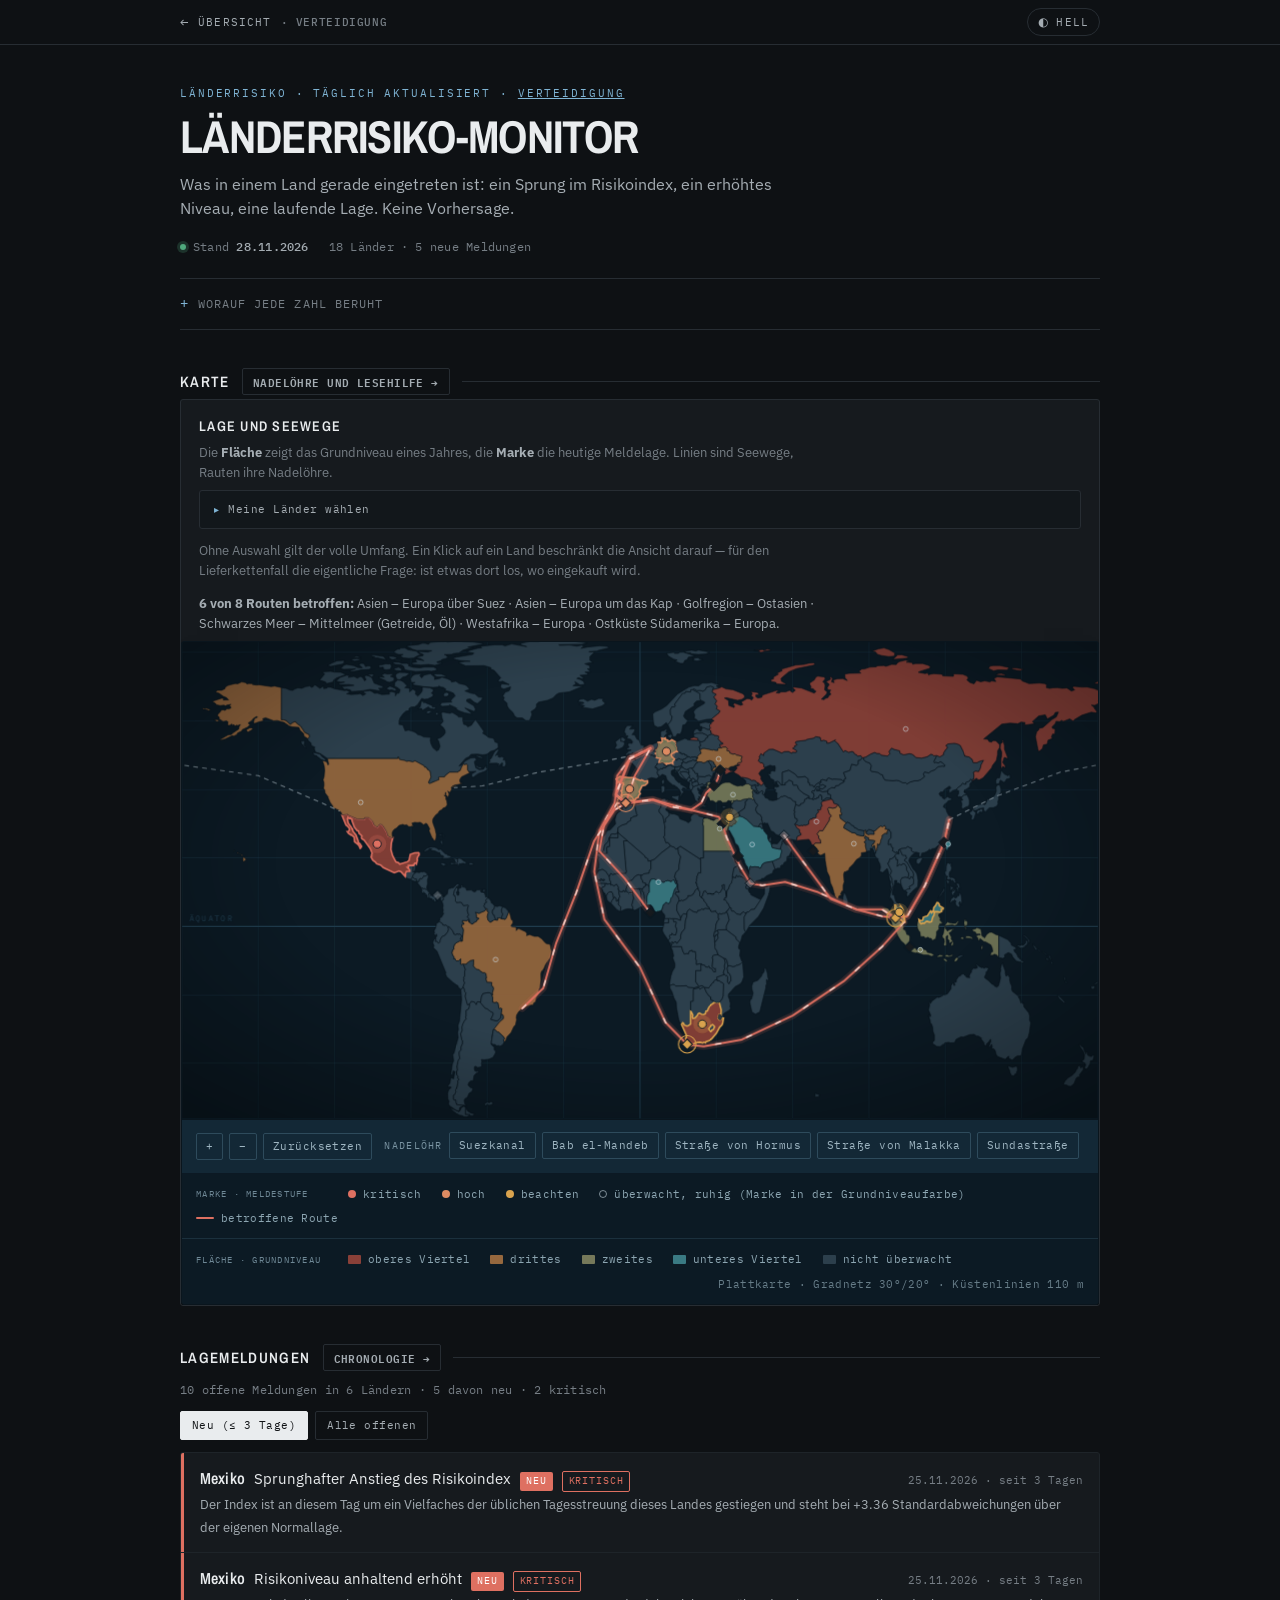
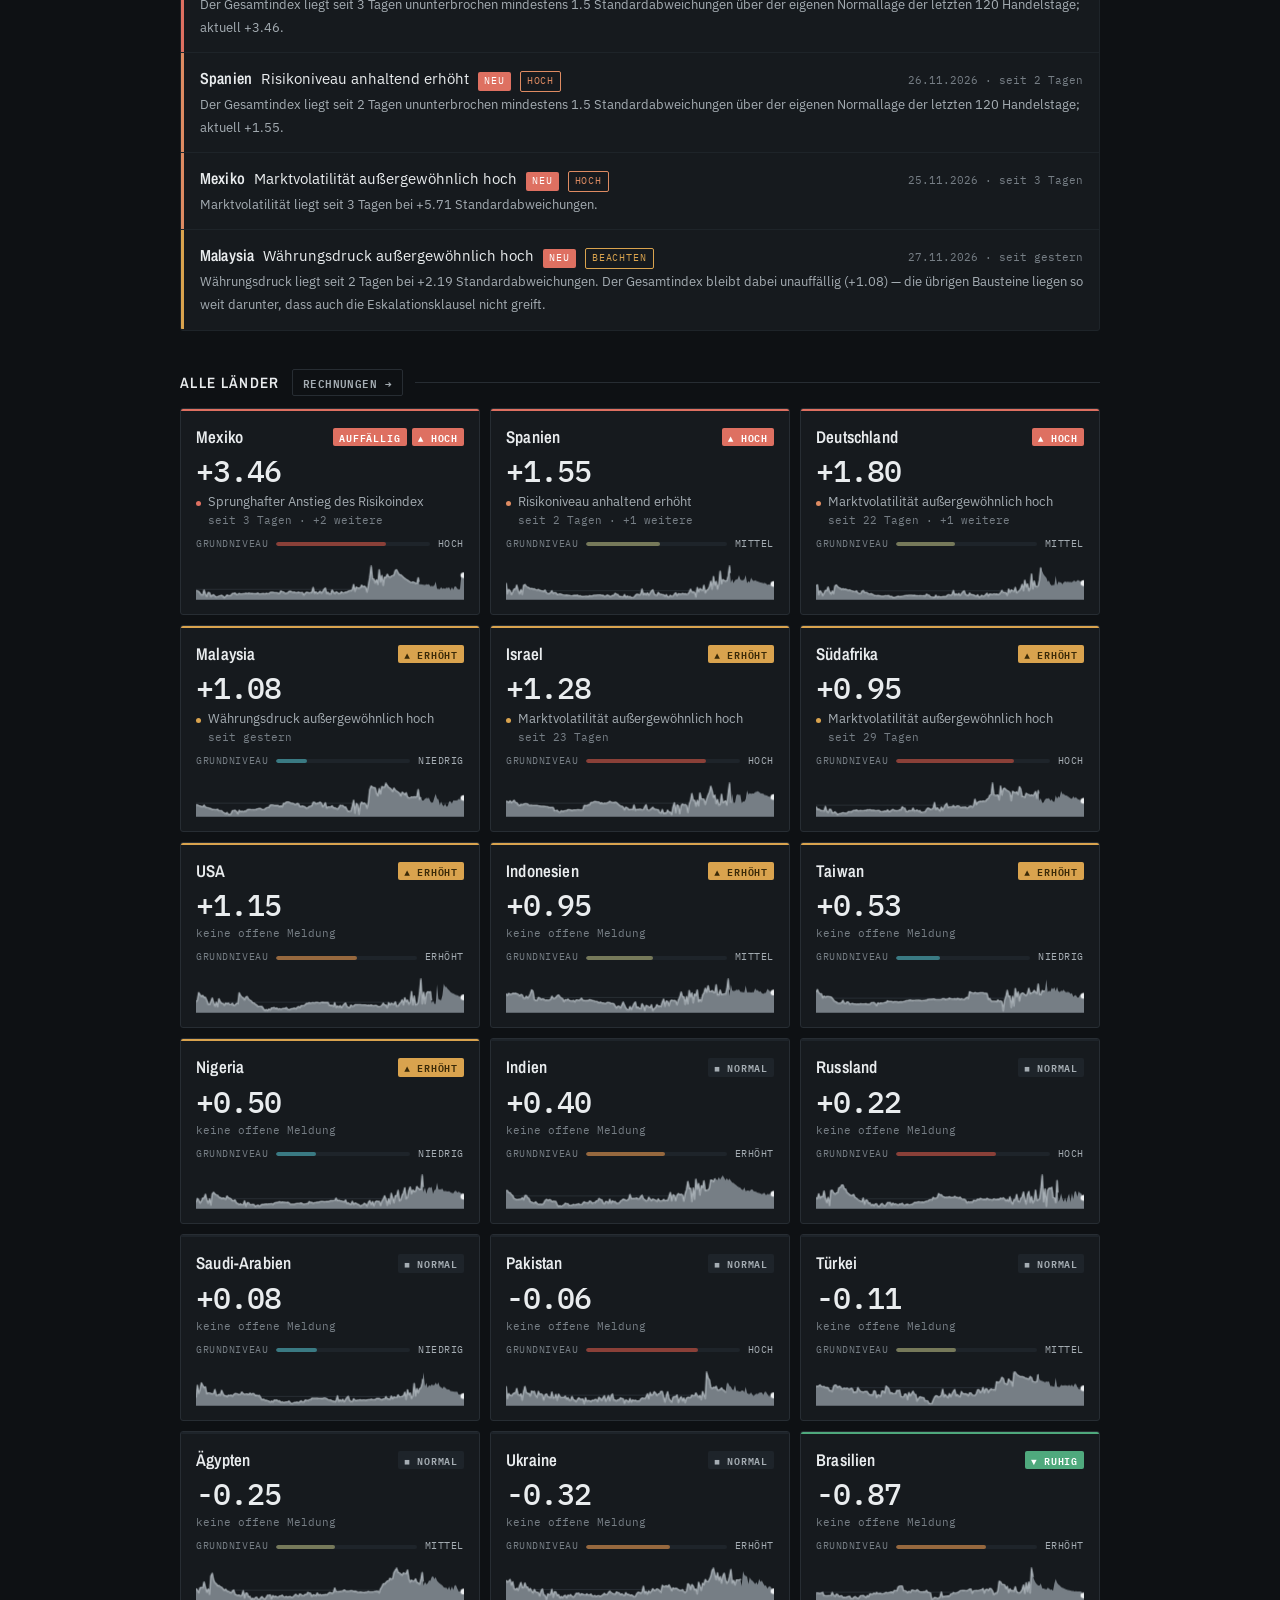
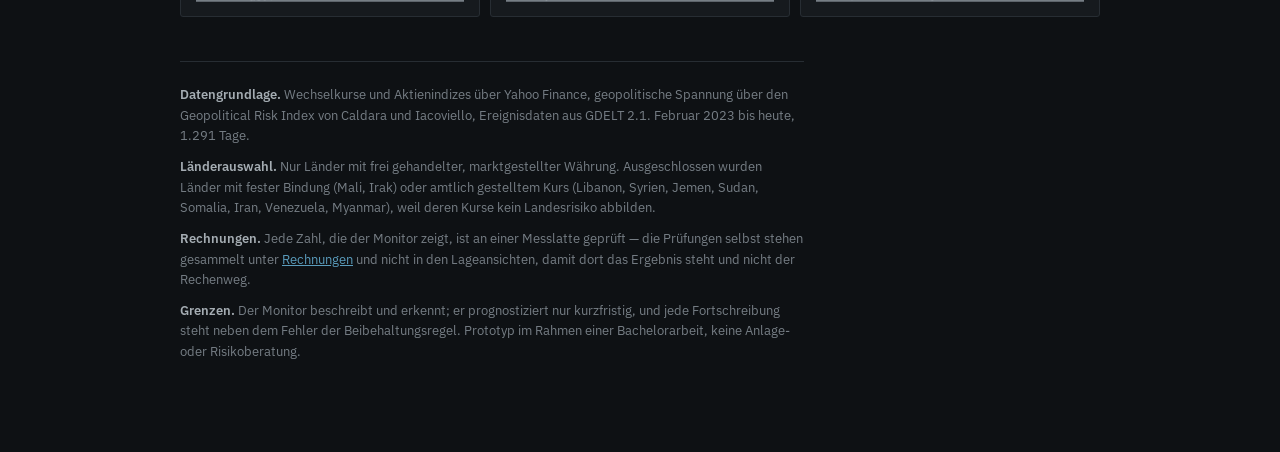
<file: docs/index.html>
<!doctype html>
<html lang="de">
<head>
<meta charset="utf-8">
<meta name="viewport" content="width=device-width,initial-scale=1">
<meta name="description" content="Tagesaktuelles Länderrisiko aus Währungsdruck, Marktvolatilität und geopolitischer Spannung.">
<meta name="color-scheme" content="dark light">
<script>/* Dunkel ist die Vorgabe; die Wahl des Besuchers geht vor und wird vor dem ersten
   Anstrich gesetzt, damit es nicht kurz aufblitzt. */
(function(){var t=null;try{t=localStorage.getItem("lrm-theme")}catch(e){}
document.documentElement.setAttribute("data-theme",t==="light"?"light":"dark");})();</script>
<title>Länderrisiko-Monitor</title>
<meta name="description" content="Tagesaktuelles Länderrisiko: Lagemeldungen, Seewege und Nadelöhre für 17 Länder.">
<link rel="preconnect" href="https://fonts.gstatic.com" crossorigin>
<link rel="stylesheet" href="https://fonts.googleapis.com/css2?family=Archivo+Narrow:wght@500;600;700&family=IBM+Plex+Sans:wght@400;450;500;600&family=IBM+Plex+Mono:wght@400;500;600&display=swap">
<style>
/* =========================================================================
   Gestaltung: Lagezentrum auf Seekartenpapier.
   Die Farben der Meldestufen sind die Positionslichter der Seefahrt --
   Backbordrot, Bernstein, Steuerbordgrün. Der Akzent ist Kartentinte. Die
   Karte selbst liegt in BEIDEN Themes auf dunklem Tintengrund mit Gradnetz:
   eine Seekarte wechselt nicht die Farbe, weil das Umfeld heller wird. Das
   ist die einzige Stelle, an der die Seite laut wird; alles andere bleibt
   ruhig.
   ========================================================================= */
:root{
  --paper:#F1F0EC; --bg:#F1F0EC; --card:#FBFAF6; --sunk:#E6E5DF;
  --ink:#15181B; --ink2:#565C61; --ink3:#888E92;
  --line:#DAD8D0; --line2:#E7E5DE;
  --acc:#1C4E6B;
  --s1:#2E6E8E; --s2:#B5762B; --s3:#5E6B7A;
  --good:#2C7A58; --warn:#BC8829; --serious:#C2603A; --crit:#B23A2E;
  --surface-viz:#FDFCF9;
  /* Kartengrund: in beiden Themes gleich. */
  --sea:#0C1A24; --sea-hoch:#132836; --land:#2C3F4C; --land-linie:#0A151D;
  --grat:#254456; --karte-ink:#C7D6DE;
  --shadow:0 1px 1px rgba(20,28,34,.05), 0 8px 24px -14px rgba(20,28,34,.28);
  --sans:"IBM Plex Sans",system-ui,-apple-system,"Segoe UI",sans-serif;
  --display:"Archivo Narrow","IBM Plex Sans",system-ui,sans-serif;
  --mono:"IBM Plex Mono",ui-monospace,Menlo,monospace;
  --spur:.09em;
}
@media (prefers-color-scheme:dark){:root:not([data-theme="light"]){
  --paper:#0E1114; --bg:#0E1114; --card:#161A1E; --sunk:#1E242A;
  --ink:#E9ECEE; --ink2:#A5ADB3; --ink3:#767E85;
  --line:#272D33; --line2:#1E2429;
  --acc:#7FB4D4;
  --s1:#5A9CBC; --s2:#D69A4A; --s3:#8896A4;
  --good:#4FA97D; --warn:#D9A34E; --serious:#DE8B62; --crit:#DE7061;
  --surface-viz:#12171B;
  --shadow:0 1px 1px rgba(0,0,0,.5), 0 10px 26px -16px rgba(0,0,0,.8);
}}
:root[data-theme="dark"]{
  --paper:#0E1114; --bg:#0E1114; --card:#161A1E; --sunk:#1E242A;
  --ink:#E9ECEE; --ink2:#A5ADB3; --ink3:#767E85;
  --line:#272D33; --line2:#1E2429;
  --acc:#7FB4D4;
  --s1:#5A9CBC; --s2:#D69A4A; --s3:#8896A4;
  --good:#4FA97D; --warn:#D9A34E; --serious:#DE8B62; --crit:#DE7061;
  --surface-viz:#12171B;
  --shadow:0 1px 1px rgba(0,0,0,.5), 0 10px 26px -16px rgba(0,0,0,.8);
}
*{box-sizing:border-box}
html{color-scheme:dark}
:root[data-theme="light"]{color-scheme:light}
body{background:var(--bg);color:var(--ink);font-family:var(--sans);font-size:15px;
  line-height:1.55;margin:0;-webkit-font-smoothing:antialiased;font-variant-numeric:tabular-nums}
.wrap{max-width:960px;margin:0 auto;padding-inline:20px;padding-block:0 80px}
:focus-visible{outline:2px solid var(--acc);outline-offset:2px}
@media (prefers-reduced-motion:reduce){*{transition:none!important;animation:none!important}}

/* =========================================================================
   BEWEGUNG
   Ein Vokabular für die ganze Seite, nicht Effekte je Stelle: eine
   Beschleunigungskurve, drei Dauern (Bedienung / Wechsel / Aufbau) und die
   Regel, dass jede Bewegung etwas AUSSAGT. Was aufbaut, baut einmal auf.
   Was dauerhaft läuft, läuft nur dort, wo ein Zustand offen ist. Alles hinter
   prefers-reduced-motion; ohne Bewegung ist die Seite vollständig und im
   Ruhezustand lesbar, weil jede Aufbaubewegung mit fill-mode both auf ihrem
   Endzustand stehen bleibt.
   ========================================================================= */
:root{ --kurve:cubic-bezier(.22,.61,.36,1); --t-bedien:130ms; --t-wechsel:380ms; --t-aufbau:820ms; }

@media (prefers-reduced-motion:no-preference){
  @keyframes b-auf{from{opacity:0;transform:translateY(7px)}to{opacity:1;transform:none}}
  @keyframes b-ein{from{opacity:0}to{opacity:1}}
  @keyframes b-zeichnen{from{stroke-dashoffset:1}to{stroke-dashoffset:0}}
  @keyframes b-fuellen{from{transform:scaleX(0)}to{transform:scaleX(1)}}
  @keyframes b-streifen{0%{transform:scaleY(0);transform-origin:top}
    60%{transform:scaleY(1);transform-origin:top}100%{transform:scaleY(1);transform-origin:top}}
  @keyframes b-wischen{from{background-position:0 0}to{background-position:200% 0}}

  /* Lagemeldungen laufen von oben ein, versetzt -- die Liste ist eine
     Chronologie, also baut sie sich in ihrer Reihenfolge auf. */
  .lage .mld{animation:b-auf var(--t-wechsel) var(--kurve) both}
  .lage .mld:nth-child(2){animation-delay:45ms}
  .lage .mld:nth-child(3){animation-delay:90ms}
  .lage .mld:nth-child(4){animation-delay:135ms}
  .lage .mld:nth-child(5){animation-delay:180ms}
  .lage .mld:nth-child(n+6){animation-delay:220ms}
  /* Die Signalkante einer NEUEN Meldung fährt einmal aus. Bei einer
     bestehenden Meldung passiert nichts -- neu ist die Information. */
  .mld.istneu .mldbar{animation:b-streifen 620ms var(--kurve) both}

  .grid .ccard{animation:b-auf 340ms var(--kurve) both}
  .grid .ccard:nth-child(2){animation-delay:35ms}
  .grid .ccard:nth-child(3){animation-delay:70ms}
  .grid .ccard:nth-child(n+4){animation-delay:100ms}

  /* Kurven zeichnen sich. pathLength="1" macht die Dauer unabhängig von der
     tatsächlichen Länge, sonst liefe eine kurze Reihe schneller als eine
     lange -- was aussagen würde, es gäbe dort weniger zu sehen. */
  .spark path.linie,.chart path.serie,.abchart path.verlauf{
    stroke-dasharray:1;animation:b-zeichnen var(--t-aufbau) var(--kurve) both}
  .chart path.serie:nth-of-type(2){animation-delay:70ms}
  .chart path.serie:nth-of-type(3){animation-delay:140ms}
  .chart path.serie:nth-of-type(4){animation-delay:210ms}
  .abchart path.prognose{animation:b-ein 420ms var(--t-aufbau) var(--kurve) both}
  .spark path.flaeche,.chart .auffmarke,.abchart .band{animation:b-ein 620ms 240ms var(--kurve) both}

  /* Der Grundniveaubalken füllt sich wie eine Anzeige, die einschwingt. */
  .gfuell{transform-origin:left center;animation:b-fuellen 620ms 120ms var(--kurve) both}

  /* Ansichtswechsel: eine kurze, gerichtete Überblendung. */
  ::view-transition-old(root){animation:b-ein var(--t-wechsel) reverse var(--kurve) both}
  ::view-transition-new(root){animation:b-auf var(--t-wechsel) var(--kurve) both}

  /* Aufdecken beim Scrollen. Ein Diagramm wird von links nach rechts
     freigegeben -- in Leserichtung und in Richtung der Zeitachse, die es
     zeigt. Listen kommen von unten. Der Ausgangszustand steht nur unter
     .js-auf, und diese Klasse setzt ausschliesslich JavaScript: ohne
     JavaScript ist alles sofort da. */
  @keyframes b-wisch{from{clip-path:inset(0 100% 0 0)}to{clip-path:inset(0 -2% 0 0)}}
  /* Die Beschneidung liegt auf den KINDERN, nicht auf dem beobachteten
     Element selbst. Der Grund ist ein Zirkel, der beim Prüfen auffiel: ein
     IntersectionObserver rechnet clip-path mit. Ein Element, das auf Breite
     null beschnitten ist, gilt damit als nicht sichtbar -- und wird nie
     aufgedeckt, weil genau die Beschneidung wegfallen soll, die das Aufdecken
     verhindert. Der Rahmen bleibt deshalb unbeschnitten und messbar, der
     Inhalt darin wird aufgezogen. */
  .js-auf[data-auf="wisch"] > *{clip-path:inset(0 100% 0 0)}
  .js-auf[data-auf="wisch"].sichtbar > *{animation:b-wisch 900ms var(--kurve) forwards}
  .js-auf[data-auf="auf"]{opacity:0;transform:translateY(10px)}
  .js-auf[data-auf="auf"].sichtbar{animation:b-auf 520ms var(--kurve) both}
  /* Die Kurven zeichnen sich erst, wenn ihr Diagramm im Bild ist -- sonst
     laeuft der Aufbau ungesehen ab und man sieht nur das Ergebnis. */
  .js-auf .serie,.js-auf .linie,.js-auf .verlauf,.js-auf .prognose,.js-auf .band,
  .js-auf .auffmarke,.js-auf .flaeche{animation-play-state:paused}
  .js-auf.sichtbar .serie,.js-auf.sichtbar .linie,.js-auf.sichtbar .verlauf,
  .js-auf.sichtbar .prognose,.js-auf.sichtbar .band,.js-auf.sichtbar .auffmarke,
  .js-auf.sichtbar .flaeche{animation-play-state:running}

  /* Die Karte baut sich einmal in ihrer Lesereihenfolge auf: erst das Netz
     (worin lese ich), dann das Land (was ist da), dann die Wege, zuletzt die
     Marken (was ist los). Vier Schritte in gut einer halben Sekunde -- lang
     genug, dass die Reihenfolge wahrnehmbar ist, kurz genug, dass niemand
     darauf wartet. */
  .klage{animation:b-ein 420ms var(--kurve) both}
  .klage.netz{animation-duration:300ms}
  .klage.land{animation-delay:120ms}
  .klage.route{animation-delay:260ms}
  .klage.marke{animation:b-auf 420ms 380ms var(--kurve) both}

  /* Zoomsprünge auf der Karte gleiten, Ziehen nicht -- beim Ziehen muss die
     Hand die Karte führen, nicht eine Kurve. */
  #kzoom.gleiten{transition:transform 520ms var(--kurve)}

  .ccard,.mld,.fbtn,.nitem,.back,.tblbtn{transition:
    background var(--t-bedien) ease, border-color var(--t-bedien) ease,
    color var(--t-bedien) ease, transform var(--t-bedien) var(--kurve),
    box-shadow var(--t-bedien) ease}
  .nitem{background-image:linear-gradient(90deg,transparent,transparent);}
  .fbtn:active,.back:active,.tblbtn:active{transform:translateY(1px)}
}

/* Bewegung auf der Karte. Jede Animation zeigt einen ZUSTAND: der Halo atmet,
   wo eine Meldung offen ist, der Kranz pulst an einem betroffenen Nadelöhr,
   die Strichfolge läuft auf einer betroffenen Route. Wo nichts los ist,
   bewegt sich nichts -- damit ist Bewegung selbst eine Information und nicht
   Dekoration. Alles nur, wenn der Betrachter Bewegung zulässt. */
@media (prefers-reduced-motion:no-preference){
  @keyframes k-atem{0%,100%{opacity:.16}50%{opacity:.44}}
  @keyframes k-puls{0%{transform:scale(.72);opacity:.75}70%{transform:scale(1.7);opacity:0}
    100%{transform:scale(1.7);opacity:0}}
  @keyframes k-fluss{to{stroke-dashoffset:-64}}
  .khalo{animation:k-atem 3.6s ease-in-out infinite}
  .knadelpuls{transform-box:fill-box;transform-origin:center;
    animation:k-puls 2.8s cubic-bezier(.2,.6,.3,1) infinite}
  .kfluss{stroke-dasharray:5 27;animation:k-fluss 2.4s linear infinite}
}
/* Ohne Bewegung bleibt die Strichfolge als ruhige Markierung stehen. */
@media (prefers-reduced-motion:reduce){ .kfluss{stroke-dasharray:5 27} }

/* ---------- Kopf ---------- */
header{padding:40px 0 22px;border-bottom:1px solid var(--line)}
.eyebrow{font-family:var(--mono);font-size:10.5px;letter-spacing:.18em;text-transform:uppercase;
  color:var(--acc);margin:0 0 12px}
h1{font-family:var(--display);font-size:clamp(30px,6.5vw,46px);font-weight:700;letter-spacing:-.015em;
  line-height:1.02;margin:0 0 12px;text-wrap:balance;text-transform:uppercase}
.sub{color:var(--ink2);font-size:15.5px;margin:0 0 18px;max-width:62ch}
.stand{font-family:var(--mono);font-size:11.5px;color:var(--ink3);display:flex;gap:8px 20px;
  flex-wrap:wrap;align-items:center;letter-spacing:.02em}
.stand b{color:var(--ink2);font-weight:500}
.dot{width:6px;height:6px;border-radius:50%;background:var(--good);display:inline-block;
  margin-right:7px;vertical-align:1.5px;box-shadow:0 0 0 3px color-mix(in srgb,var(--good) 22%,transparent)}

details.method{border-bottom:1px solid var(--line);margin:0}
details.method summary{padding:14px 0;cursor:pointer;font-family:var(--mono);font-size:11.5px;
  letter-spacing:var(--spur);text-transform:uppercase;color:var(--ink3);list-style:none;
  display:flex;align-items:center;gap:9px}
details.method summary::-webkit-details-marker{display:none}
details.method summary::before{content:"+";font-family:var(--mono);font-size:14px;color:var(--acc)}
details.method[open] summary::before{content:"–"}
details.method summary:hover{color:var(--ink)}
.mbody{padding:0 0 18px;font-size:14px;color:var(--ink2);max-width:70ch}
.mbody p{margin:12px 0 0}
.mbody b{color:var(--ink);font-weight:600}
.mbody a{color:var(--acc)}

h2{font-family:var(--display);font-size:15px;letter-spacing:var(--spur);text-transform:uppercase;
  color:var(--ink);font-weight:600;margin:38px 0 4px;display:flex;align-items:center;gap:12px}
h2::after{content:"";flex:1;height:1px;background:var(--line)}

/* ---------- Lagemeldungen ---------- */
.lagekopf{display:flex;gap:14px;flex-wrap:wrap;align-items:baseline;margin:10px 0 12px}
.lagezahl{font-family:var(--mono);font-size:11.5px;color:var(--ink3);letter-spacing:.02em}
.filter{display:flex;gap:7px;margin:0 0 12px;flex-wrap:wrap}
.fbtn{background:transparent;border:1px solid var(--line);color:var(--ink2);font:inherit;
  font-family:var(--mono);font-size:11px;letter-spacing:.04em;padding:5px 11px;border-radius:2px;
  cursor:pointer;transition:border-color .12s,color .12s,background .12s}
.fbtn:hover{border-color:var(--ink3);color:var(--ink)}
.fbtn[aria-pressed="true"]{background:var(--ink);color:var(--paper);border-color:var(--ink)}

.lage{display:flex;flex-direction:column;gap:1px;background:var(--line2);
  border:1px solid var(--line2);border-radius:3px;overflow:hidden}
.mld{display:grid;grid-template-columns:3px 1fr;background:var(--card);text-decoration:none;
  color:inherit;transition:background .12s}
a.mld:hover{background:color-mix(in srgb,var(--acc) 5%,var(--card))}
.mldbar{width:3px;height:100%}
.mldin{padding:13px 16px 14px;min-width:0}
.mldtop{display:flex;gap:9px;align-items:baseline;flex-wrap:wrap}
.mldland{font-family:var(--display);font-size:16px;font-weight:600;letter-spacing:.01em}
.mldtitel{font-size:14.5px;color:var(--ink)}
.mldzeit{font-family:var(--mono);font-size:10.5px;color:var(--ink3);margin-left:auto;white-space:nowrap}
.mldtext{font-size:13px;color:var(--ink2);margin-top:5px;line-height:1.5;max-width:82ch}
.chip{font-family:var(--mono);font-size:9.5px;letter-spacing:.09em;text-transform:uppercase;
  padding:2px 6px;border-radius:2px;white-space:nowrap}
.chipneu{background:var(--crit);color:#fff}
.leer{background:var(--card);border:1px solid var(--line);border-left:3px solid var(--good);
  border-radius:3px;padding:20px 18px;color:var(--ink2);font-size:14px;max-width:78ch}
.leer b{color:var(--ink)}

/* ---------- Länderraster ---------- */
.grid{display:grid;grid-template-columns:repeat(auto-fill,minmax(224px,1fr));gap:10px;margin-top:12px}
.ccard{background:var(--card);border:1px solid var(--line);border-radius:3px;padding:0;cursor:pointer;
  text-align:left;font:inherit;color:inherit;text-decoration:none;overflow:hidden;position:relative;
  transition:border-color .12s,box-shadow .12s,transform .12s}
.ccard:hover{border-color:var(--ink3);box-shadow:var(--shadow);transform:translateY(-1px)}
.stripe{height:2px;width:100%}
.cin{padding:13px 15px 14px}
.cname{font-family:var(--display);font-weight:600;font-size:17px;letter-spacing:.01em;
  display:flex;align-items:center;justify-content:space-between;gap:8px}
.cstat{font-family:var(--mono);font-size:9.5px;letter-spacing:.08em;text-transform:uppercase;
  padding:2px 6px;border-radius:2px;white-space:nowrap}
.cval{font-family:var(--mono);font-size:30px;font-weight:500;letter-spacing:-.03em;margin:6px 0 0;
  line-height:1}
.cmeta{font-family:var(--mono);font-size:10.5px;color:var(--ink3);margin-top:5px}
.cwarn{font-size:12.5px;color:var(--ink2);margin-top:7px;display:flex;gap:7px;align-items:baseline;
  line-height:1.4}
.cwarnpunkt{width:5px;height:5px;border-radius:50%;flex:0 0 5px;margin-top:6px}
.gbalken{display:flex;align-items:center;gap:8px;margin-top:9px;font-family:var(--mono);
  font-size:9.5px;letter-spacing:.06em;text-transform:uppercase;color:var(--ink3)}
.glab{flex:0 0 auto}
.gschiene{flex:1;height:4px;border-radius:2px;background:var(--sunk);overflow:hidden;min-width:36px}
.gfuell{display:block;height:100%;border-radius:2px}
.gwert{flex:0 0 auto;color:var(--ink2)}
.spark{display:block;width:100%;height:38px;margin-top:10px}
.badge{position:absolute;top:12px;right:13px;font-family:var(--mono);font-size:9px;letter-spacing:.08em;
  text-transform:uppercase;background:var(--crit);color:#fff;padding:2px 5px;border-radius:2px}

/* ---------- Abschnitte ---------- */
.sect{background:var(--card);border:1px solid var(--line);border-radius:3px;margin-bottom:12px;
  overflow:hidden}
.sect.nachrang{background:transparent;border-style:dashed}
.secthead{padding:16px 18px 0;display:flex;align-items:center;gap:10px;flex-wrap:wrap}
.secttitle{font-family:var(--display);font-size:14px;letter-spacing:var(--spur);text-transform:uppercase;
  font-weight:600;margin:0}
.sectnote{font-size:13px;color:var(--ink3);padding:6px 18px 0;margin:0 0 8px;max-width:82ch;line-height:1.5}
.sectnote b{color:var(--ink2)}
.sectnote a{color:var(--acc)}
.empty{color:var(--ink3);font-size:13.5px;padding:14px 0}
.tblbtn{background:transparent;border:1px solid var(--line);color:var(--ink2);font:inherit;
  font-family:var(--mono);font-size:11px;letter-spacing:.04em;padding:4px 10px;border-radius:2px;
  cursor:pointer;margin-left:auto;text-decoration:none}
.tblbtn:hover{border-color:var(--ink3);color:var(--ink)}

/* ---------- Tabellen ---------- */
.scroll{overflow-x:auto;max-height:340px;overflow-y:auto}
table{border-collapse:collapse;width:100%;font-size:12.5px;margin-top:8px}
th,td{text-align:right;padding:7px 10px;border-bottom:1px solid var(--line2);white-space:nowrap}
th:first-child,td:first-child{text-align:left}
thead th{font-family:var(--mono);font-size:9.5px;letter-spacing:.09em;text-transform:uppercase;
  color:var(--ink3);font-weight:500;background:var(--sunk);position:sticky;top:0}
tbody td{font-family:var(--mono)}
tbody tr:hover{background:color-mix(in srgb,var(--acc) 4%,transparent)}

/* ---------- Diagramme ---------- */
.vizwrap{padding:14px 18px 8px}
.legend{display:flex;gap:8px 18px;flex-wrap:wrap;font-family:var(--mono);font-size:10.5px;
  letter-spacing:.03em;color:var(--ink3);margin-bottom:12px}
.lg{display:flex;align-items:center;gap:7px}
.lgm{width:16px;height:2px;border-radius:1px;display:inline-block}
svg.chart{display:block;width:100%;height:auto;touch-action:pan-y}
@media (max-width:640px){ .serienlabel{display:none} }
svg.abchart{display:block;width:100%;height:auto}
.abnote{font-size:12px;color:var(--ink3);padding:0 18px 16px;margin:0;line-height:1.55;max-width:84ch}
.abnote a{color:var(--acc)}
.mono{font-family:var(--mono);font-size:.92em}
.tip{position:absolute;pointer-events:none;background:var(--ink);color:var(--paper);border-radius:2px;
  padding:9px 11px;font-family:var(--mono);font-size:11px;box-shadow:var(--shadow);opacity:0;
  transition:opacity .1s;z-index:5;white-space:nowrap}
.tip b{font-family:var(--display);font-size:12px;letter-spacing:.04em}
.tiprow{display:flex;justify-content:space-between;gap:16px;margin-top:3px}

/* ---------- Karte: das Instrument ---------- */
.kartenband{margin:0 -20px;padding:0}
@media (min-width:1040px){ .kartenband{margin-inline:calc((960px - 100vw)/2 + 20px);
  max-width:1240px;margin-left:auto;margin-right:auto} }
.kartenrahmen{background:var(--sea);border:1px solid var(--land-linie);border-radius:3px;
  overflow:hidden;position:relative;box-shadow:var(--shadow)}
svg.karte{display:block;width:100%;height:auto;cursor:grab;touch-action:none}
svg.karte a{cursor:pointer}
/* Beim Überfahren wächst das Land leicht aus der Fläche heraus.
   transform-box:fill-box setzt den Drehpunkt in die Mitte der GEOMETRIE und
   nicht in den Ursprung des SVG -- ohne das würde ein Land beim Vergrößern
   quer über die Karte wandern. Gesetzt wird ausschließlich auf den Kindern:
   die Marken tragen ihre Position in einem transform-Attribut, und eine
   CSS-Transformation auf demselben Element würde es ersetzen und die Marke aus
   der Karte schieben. */
svg.karte .flaeche{transform-box:fill-box;transform-origin:center;
  transition:transform 170ms var(--kurve), fill-opacity 170ms ease, stroke-width 170ms ease}
svg.karte a:hover .flaeche{transform:scale(1.045);fill-opacity:1;stroke-width:2.2}
svg.karte .kmark circle{transform-box:fill-box;transform-origin:center;
  transition:transform 170ms var(--kurve)}
svg.karte a:hover .kmark circle{transform:scale(1.35)}
@media (prefers-reduced-motion:reduce){
  svg.karte .flaeche,svg.karte .kmark circle{transition:none}
  svg.karte a:hover .flaeche{transform:none;fill-opacity:1;stroke-width:2.2}
  svg.karte a:hover .kmark circle{transform:none}
}
.kbar{display:flex;flex-wrap:wrap;gap:6px;align-items:center;padding:12px 14px;
  background:var(--sea-hoch);border-top:1px solid var(--land-linie)}
.kbar .fbtn{border-color:#2E4B5C;color:#9FB6C2;background:transparent;padding:4px 9px}
.kbar .fbtn:hover{border-color:var(--karte-ink);color:#EAF2F6}
.ksprung{font-family:var(--mono);font-size:9.5px;letter-spacing:.14em;text-transform:uppercase;
  color:#7A94A2;margin-left:6px}
.kartenfuss{display:flex;gap:8px 20px;flex-wrap:wrap;align-items:center;padding:12px 14px;
  background:var(--sea);border-top:1px solid #16293505;font-family:var(--mono);font-size:10.5px;
  color:#8DA6B2;letter-spacing:.03em}
.kartenfuss .lg{gap:7px}
.kartenfuss .lgm{height:2px}
.kartenfuss .lgm.rund{width:8px;height:8px;border-radius:50%}
.kartenfuss .lgm.hohl{background:transparent;border:1.2px solid var(--karte-ink);opacity:.6}
.kartenfuss .lgm.kachel{width:13px;height:9px;border-radius:1px}
.kartenfuss+.kartenfuss{border-top:1px solid #1B303D}
.klegtitel{font-size:9px;letter-spacing:.14em;text-transform:uppercase;color:#6F8896;
  min-width:132px}
details.awahlbox{margin:0 18px 12px;border:1px solid var(--line);border-radius:3px;
  background:var(--surface-viz)}
details.awahlbox summary{list-style:none;cursor:pointer;padding:10px 14px;font-family:var(--mono);
  font-size:11px;letter-spacing:.04em;color:var(--ink2);display:flex;align-items:center;gap:9px}
details.awahlbox summary::-webkit-details-marker{display:none}
details.awahlbox summary::before{content:"▸";color:var(--acc);font-size:10px}
details.awahlbox[open] summary::before{content:"▾"}
details.awahlbox summary:hover{color:var(--ink)}
.awahl{display:flex;flex-wrap:wrap;gap:6px;align-items:center;padding:0 14px 14px}
.awahl .fbtn{padding:4px 10px}
.ksprungliste{display:flex;gap:6px;overflow-x:auto;flex:1;min-width:0;
  scrollbar-width:thin;padding-bottom:2px}
.ksprungliste .fbtn{white-space:nowrap;flex:0 0 auto}
.kbar{flex-wrap:nowrap}
.cstatgruppe{display:flex;gap:5px;align-items:center;flex-wrap:wrap;justify-content:flex-end}

/* ---------- Länderseite ---------- */
.navbar{position:sticky;top:var(--rueck-h);z-index:10;background:color-mix(in srgb,var(--bg) 88%,transparent);
  backdrop-filter:blur(8px);border-bottom:1px solid var(--line);display:flex;align-items:center;
  gap:12px;padding:12px 0;margin:0 0 20px}
.back{background:var(--card);border:1px solid var(--line);color:var(--ink);font:inherit;font-size:13.5px;
  padding:7px 13px;border-radius:2px;cursor:pointer}
.back:hover{border-color:var(--ink3)}
.navtitle{font-family:var(--display);font-weight:600;font-size:18px;letter-spacing:.01em}
.navstat{margin-left:auto;font-family:var(--mono);font-size:9.5px;letter-spacing:.08em;
  text-transform:uppercase;padding:3px 8px;border-radius:2px}
.hero{background:var(--card);border:1px solid var(--line);border-left:3px solid var(--acc);
  border-radius:3px;padding:22px;margin-bottom:12px;box-shadow:var(--shadow)}
.hero.instrument{display:grid;grid-template-columns:minmax(150px,1.05fr) minmax(150px,1.25fr) minmax(150px,1fr);
  gap:26px 30px;align-items:start}
.hzelle{min-width:0;display:flex;flex-direction:column;gap:7px}
.hz-spark{border-left:1px solid var(--line2);border-right:1px solid var(--line2);padding:0 26px}
.hz-spark .spark{height:52px;margin:0}
.hdelta{font-family:var(--mono);font-size:10.5px;color:var(--ink3);letter-spacing:.03em}
/* Hinweis im Kopf, wenn der jüngste Tag nicht beurteilbar ist. Bewusst in der
   Warnfarbe und direkt am Wert: die Information "dieser Wert ist nicht von
   heute" verliert ihren Sinn, wenn sie weiter unten steht. */
.hwarn{font-family:var(--mono);font-size:10px;color:var(--warn);letter-spacing:.03em;
  margin-top:6px;line-height:1.45;max-width:30ch}
.datenz{font-family:var(--mono);font-size:11px;color:var(--ink3);letter-spacing:.02em;
  padding-top:10px!important;border-top:1px dotted var(--line)}
.einheit{font-family:var(--sans);font-size:.36em;color:var(--ink3);margin-left:6px;
  letter-spacing:0;vertical-align:.5em}
.hzelle .gross{font-family:var(--display);font-size:27px;font-weight:600;letter-spacing:.01em;
  text-transform:uppercase;line-height:1}
.hero.instrument .heronote{grid-column:1/-1;margin:2px 0 0;padding-top:16px;
  border-top:1px solid var(--line2);font-size:12.5px;color:var(--ink3);max-width:86ch}
.hero.instrument .heronote a{color:var(--acc)}
.hero.instrument .gschiene{height:6px;width:100%;flex:0 0 auto;max-width:260px}
@media (max-width:820px){ .hero.instrument{grid-template-columns:1fr 1fr;gap:20px}
  .hz-spark{border:0;padding:0;grid-column:1/-1;border-top:1px solid var(--line2);padding-top:16px} }
@media (max-width:520px){ .hero.instrument{grid-template-columns:1fr} }
.herolab{font-family:var(--mono);font-size:10px;letter-spacing:.14em;text-transform:uppercase;
  color:var(--ink3);margin-bottom:10px}
.heroval{font-family:var(--mono);font-size:52px;font-weight:500;letter-spacing:-.04em;line-height:.95}
.heronote{font-size:13.5px;color:var(--ink2);margin-top:12px;max-width:72ch}
.gkasten{margin-top:18px;padding-top:16px;border-top:1px solid var(--line2);display:flex;
  align-items:center;gap:10px;flex-wrap:wrap}
.gkasten .glab{font-family:var(--mono);font-size:9.5px;letter-spacing:.12em;text-transform:uppercase;
  color:var(--ink3)}
.gstufe{font-family:var(--mono);font-size:10px;letter-spacing:.08em;text-transform:uppercase;
  color:#fff;padding:2px 7px;border-radius:2px}
.gzahl{font-family:var(--mono);font-size:11px;color:var(--ink3)}
.gzeile{flex:1 1 100%;font-size:12.5px;color:var(--ink3);margin:6px 0 0;line-height:1.5;max-width:76ch}
.gzeile a{color:var(--acc)}
.kpis{display:grid;grid-template-columns:1fr 1fr;gap:10px;margin-bottom:12px}
.kpi3{grid-template-columns:repeat(3,1fr)}
.kbox{background:var(--card);border:1px solid var(--line);border-radius:3px;padding:14px 16px}
.klab{font-family:var(--mono);font-size:9.5px;letter-spacing:.11em;text-transform:uppercase;
  color:var(--ink3);margin-bottom:5px}
.kval{font-family:var(--mono);font-size:24px;font-weight:500;letter-spacing:-.02em}
.kbad{color:var(--ink3)}
.knote{font-size:11.5px;color:var(--ink3);margin-top:3px;line-height:1.45}
.sbrief{display:flex;flex-wrap:wrap;gap:7px 20px;margin:2px 0 10px}
.sb{font-size:12px;color:var(--ink3);display:flex;gap:6px;align-items:baseline}
.sb b{font-weight:500;color:var(--ink2);font-family:var(--mono)}
.sb i{font-style:normal;font-size:10px;opacity:.7}
.ueber{font-size:13.5px;color:var(--ink2);line-height:1.6;margin:0 0 16px;max-width:72ch}
.sbquelle{font-size:11px;color:var(--ink3);margin:-6px 0 14px}

.krise{display:flex;gap:13px;align-items:flex-start;padding:14px 18px;border-bottom:1px solid var(--line2)}
.krise.klauft{background:color-mix(in srgb,var(--crit) 4%,transparent)}
details.kalt,details.gauf{border-top:1px solid var(--line2)}
details.kalt summary,details.gauf summary{list-style:none;cursor:pointer;padding:12px 18px;
  font-family:var(--mono);font-size:10.5px;letter-spacing:.06em;color:var(--ink3);
  display:flex;align-items:center;gap:9px}
details.kalt summary::-webkit-details-marker,details.gauf summary::-webkit-details-marker{display:none}
details.kalt summary::before,details.gauf summary::before{content:"+";color:var(--acc);font-size:13px}
details.kalt[open] summary::before,details.gauf[open] summary::before{content:"–"}
details.kalt summary:hover,details.gauf summary:hover{color:var(--ink)}
details.gauf{margin-top:14px;grid-column:1/-1}
.gliste{display:flex;flex-direction:column;gap:7px;padding:2px 0 10px}
.grow{display:grid;grid-template-columns:150px 1fr 34px;gap:12px;align-items:center;
  font-size:12.5px;color:var(--ink2)}
.grow .gschiene{height:6px;max-width:none}
.grow .gzahl{text-align:right}
.grow.leer2{color:var(--ink3)}
.gnote{font-family:var(--mono);font-size:10.5px;color:var(--ink3)}
@media (max-width:560px){ .grow{grid-template-columns:1fr 44px;gap:4px}
  .grow .gschiene{grid-column:1/-1} }
.krise:last-child{border-bottom:none}
.kdot{width:7px;height:7px;border-radius:50%;margin-top:7px;flex:0 0 7px}
.ktitel{font-family:var(--display);font-weight:600;font-size:15px;display:flex;flex-wrap:wrap;gap:9px;
  align-items:baseline;letter-spacing:.01em}
.kstufe{font-family:var(--mono);font-size:9.5px;letter-spacing:.09em;text-transform:uppercase;
  border:1px solid var(--line);border-radius:2px;padding:1px 5px;color:var(--ink3)}
.klaufend{border-color:var(--crit);color:var(--crit)}
.kzeit{font-family:var(--mono);font-size:10.5px;color:var(--ink3);margin-top:3px}
.ktext{font-size:12.5px;color:var(--ink2);margin-top:5px;line-height:1.5}
.kzahl{font-family:var(--mono);font-size:11px;color:var(--ink3);margin-top:4px}

.news{padding:2px 18px 18px}
.nday{border-top:1px solid var(--line2);padding:13px 0 3px}
.ndate{font-family:var(--mono);font-size:10.5px;color:var(--ink3);letter-spacing:.09em;
  margin-bottom:8px;display:flex;align-items:center;gap:9px}
.nitem{display:block;color:var(--ink);text-decoration:none;font-size:14px;padding:5px 0;line-height:1.45}
.nitem:hover{color:var(--acc)}
.ng{font-family:var(--mono);font-size:10.5px;color:var(--crit);margin-left:8px}
.lit{display:grid;gap:1px;background:var(--line2);border:1px solid var(--line2);border-radius:3px}
.lrow{background:var(--card);padding:15px 18px;display:grid;grid-template-columns:220px 1fr;gap:18px}
.lrow .who{font-family:var(--display);font-size:15px;color:var(--ink);font-weight:600}
.lrow .who span{display:block;font-family:var(--mono);font-weight:400;font-size:11px;color:var(--ink3);
  margin-top:3px}
.lrow p{margin:0;font-size:13.5px;color:var(--ink2)}

footer{margin-top:44px;padding-top:22px;border-top:1px solid var(--line);font-size:12.5px;
  color:var(--ink3);line-height:1.65;max-width:78ch}
footer b{color:var(--ink2);font-weight:600}
footer a{color:var(--acc)}
footer p{margin:0 0 10px}

@media (max-width:780px){ .kbar{flex-wrap:wrap} .kpi3{grid-template-columns:1fr 1fr} .lrow{grid-template-columns:1fr;gap:8px} }
@media (max-width:520px){ .heroval{font-size:42px} .kpis,.kpi3{grid-template-columns:1fr}
  h2{margin-top:30px} .mldzeit{margin-left:0} }

/* =========================================================================
   RUECKWEG
   Der QR-Code der Praesentation fuehrt auf die Uebersichtsseite der
   Verteidigung; von hier muss sie in jeder Ansicht und an jeder Scrollposition
   erreichbar bleiben. Ein Streifen in den Tokens des Monitors, nicht in denen
   der Verteidigungsseiten -- der Monitor bleibt der Monitor.
   ========================================================================= */
:root{ --rueck-h:44px; }
.rueckweg{position:sticky;top:0;z-index:40;background:var(--bg);
  border-bottom:1px solid var(--line)}
.rueckweg-innen{display:flex;align-items:center;gap:12px;
  max-width:960px;margin:0 auto;padding-inline:20px}
.rueckweg a{display:flex;align-items:center;gap:9px;min-height:var(--rueck-h);
  text-decoration:none;
  font-family:var(--mono);font-size:10.5px;letter-spacing:.11em;text-transform:uppercase;
  color:var(--ink2)}
.themeknopf{margin-left:auto;display:inline-flex;align-items:center;gap:7px;
  min-height:28px;padding:0 10px;border:1px solid var(--line);border-radius:999px;
  background:transparent;color:var(--ink2);cursor:pointer;
  font-family:var(--mono);font-size:10.5px;letter-spacing:.11em;text-transform:uppercase}
.themeknopf:hover{color:var(--acc);border-color:var(--acc)}
.themeknopf .tk-i{font-size:12px;line-height:1}
.rueckweg a:hover{color:var(--acc)}
.rueckweg i{font-style:normal;font-size:14px;line-height:1}
.rueckweg b{font-weight:500;color:var(--ink3);letter-spacing:.06em}

/* ---------- schmale Geraete ---------- */
@media (max-width:420px){
  .wrap{padding-inline:16px}
  .kartenband{margin:0 -16px}
  .rueckweg-innen{padding-inline:16px}
  .themeknopf{min-height:44px}
  .grid{grid-template-columns:minmax(0,1fr)}
  .stand{gap:6px 14px}
  .sbrief{gap:6px 14px}
  .kartenfuss{padding:10px 12px}
  .secthead{padding:14px 14px 0}
  .sectnote{padding:6px 14px 0}
  .krise{padding:13px 14px}
  .news{padding:2px 14px 16px}
  .lrow{padding:14px 14px}
  .kbox{padding:12px 13px}
  .hero{padding:18px 16px}
  .scroll{-webkit-overflow-scrolling:touch}
  .navbar{flex-wrap:wrap;gap:8px}
  .navstat{margin-left:0}
  /* Tippziele: Finger brauchen 44px, nicht 27. */
  .fbtn,.tblbtn{min-height:44px;min-width:44px;padding-block:10px;
    display:inline-flex;align-items:center;justify-content:center}
  .scroll .fbtn,.filterzeile .fbtn{margin-block:2px}
  summary{min-height:44px;display:flex;align-items:center}
}

/* ===== Handy: Kartenfuss, Bedienleiste, Nadeloehr-Tabelle ===== */
@media (max-width:560px){
  .kartenfuss{display:grid;grid-template-columns:minmax(0,1fr);gap:7px;
    padding:11px 16px;font-size:10px;white-space:normal}
  .kartenfuss > *{min-width:0}
  .kartenfuss .lg{display:inline-flex;flex-wrap:wrap;align-items:center}
  .klegtitel{display:block}
  .kartenfuss span{white-space:normal;overflow-wrap:anywhere}
  .kbar{flex-wrap:wrap;row-gap:6px}
  .ksprungliste{display:flex;flex-wrap:nowrap;overflow-x:auto;max-width:100%;
    gap:6px;-webkit-overflow-scrolling:touch;scrollbar-width:none}
  .ksprungliste::-webkit-scrollbar{display:none}
  .nadeltab{overflow:visible;padding:0 16px 12px !important}
  .nadeltab table,.nadeltab tbody,.nadeltab tr,.nadeltab td{display:block;width:auto}
  .nadeltab thead{position:absolute;width:1px;height:1px;overflow:hidden;clip:rect(0 0 0 0)}
  .nadeltab tr{padding:11px 0;border-bottom:1px solid var(--linie)}
  .nadeltab td{padding:1px 0;text-align:left !important;white-space:normal}
  .nadeltab td:first-child{font-size:14px;color:var(--ink);margin-bottom:3px}
  .nadeltab td:nth-child(2):before{content:"Anrainer: ";color:var(--ink3)}
  .nadeltab td:nth-child(4):before{content:"Woraus: ";color:var(--ink3)}
}
</style>
</head>
<body>
<div class="rueckweg">
  <div class="rueckweg-innen">
    <a href="verteidigung/index.html"><i>&#8592;</i> &#220;bersicht <b>&#183; Verteidigung</b></a>
    <button type="button" class="themeknopf" id="themeknopf">
      <span class="tk-i" aria-hidden="true">&#9680;</span><span class="tk-t">Hell</span>
    </button>
  </div>
</div>


<div class="wrap">

<section id="view-uebersicht">
  <header>
    <p class="eyebrow">Länderrisiko · täglich aktualisiert · <a href="verteidigung/index.html" style="color:inherit">Verteidigung</a></p>
    <h1>Länderrisiko-Monitor</h1>
    <p class="sub">Was in einem Land gerade eingetreten ist: ein Sprung im Risikoindex, ein erhöhtes Niveau, eine laufende Lage. Keine Vorhersage.</p>
    <div class="stand"><span><span class="dot"></span>Stand <b id="stand"></b></span><span id="anzahl"></span></div>
  </header>

  <details class="method">
    <summary>Worauf jede Zahl beruht</summary>
    <div class="mbody">
      <p><b>Risikostand</b> ist ein z-Wert: wie weit das heutige Niveau vom eigenen Normalzustand des Landes der letzten 120 Tage abweicht. 0 bedeutet normal, +2 ungewöhnlich hoch. Er ist <b>beschreibend</b>, keine Vorhersage.</p>
      <p><b>Zwei Indizes, und warum.</b> Der <b>Zustandsindex</b> enthält die Ereignislage und trägt Anzeige und Meldungen — er sagt, wie die Lage heute ist. Der <b>Marktindex</b> ist derselbe Index ohne Ereignislage und trägt alle Prognoserechnungen. Der Grund ist ein Zirkelschluss: die Prognoseprüfung fragt, ob GDELT-Merkmale künftige Anspannung vorhersagen. Enthielte die Zielgröße selbst einen aus GDELT gebildeten Baustein, sagte das Ereignismodell zu einem Teil seine eigene Eingabe voraus. Nachgemessen hat das die Trennschärfe des Ereignismodells um durchschnittlich 0,022 AUC geschmeichelt, in Nigeria um 0,096.</p>
      <p><b>Vier Bausteine.</b> Ereignislage (länderspezifisch, aus den GDELT-Ereignisdaten: der stärkste der drei Anteile Gewalt, Zwang, Protest gegen die eigene Normallage), Währungsdruck, Marktvolatilität und das globale geopolitische Umfeld. Der Gesamtwert ist das gewichtete Mittel — <b>mit einer Eskalationsklausel</b>: bricht ein einzelner Baustein aus, greift er mit 70&nbsp;% seines Werts durch, damit ihn die ruhigen Bausteine nicht wegmitteln. Das globale Umfeld hat bewusst nur ein kleines Gewicht, weil es zwischen Ländern nicht trennt: seine Spanne zwischen zwei Ländern am selben Tag beträgt 0,005 Standardabweichungen, die des Währungsbausteins 1,84.</p>
      <p><b>Eine Skala für alle vier.</b> Die Bausteine werden vor der Gewichtung rollend über 120 Handelstage normiert. Vorher hatten sie drei verschiedene Nullpunkte — Währung und Markt über die gesamte eigene Reihe standardisiert, der GPR über seine Historie, die Ereignislage rollend über 60 Tage —, mit Mittelwerten von 0,00 / 0,00 / +0,83 / +0,60. Ein gewichtetes Mittel daraus war nicht in Standardabweichungen lesbar, und die Eskalationsklausel griff bevorzugt beim globalen Umfeld. Nebeneffekt der Umstellung: die alte Standardisierung benutzte auch Tage <i>nach</i> dem Stichtag — jetzt gilt für Markt- und Ereignisbausteine dieselbe Regel, nur Information bis zum Stichtag.</p>
      <p><b>Welche Tage zählen.</b> Ereignisanteile sind Quotienten; ein halb geerntet Tag hat einen zu kleinen Nenner und damit einen überhöhten Anteil. Ein Tag gilt deshalb erst als gemessen, wenn er mindestens 30 Ereignisse und 40&nbsp;% der üblichen Menge desselben Wochentags enthält. In den Kursreihen werden große Bewegungen, die sich am Folgetag wieder auflösen, als Fehlnotierung ersetzt; eine Bewegung am letzten Tag ist noch nicht entscheidbar und löst keine Meldung aus. Fehlt ein sonst vorhandener Baustein nur heute, wird der Index <b>nicht</b> aus den übrigen hochgerechnet — der Tag gilt als nicht beurteilbar, und der Kopf der Länderseite nennt Stichtag und Grund. Zahlen und Belege unter <a href="#/rechnungen">Rechnungen</a>, Abschnitt 0.</p>
      <p><b>Auffälligkeit</b> markiert Tage, an denen die Bewegung mehr als das 2,5-fache ihrer üblichen Streuung beträgt oder das Niveau über +1,5 liegt. Eine Messung der Gegenwart, kein Warnsignal für die Zukunft.</p>
      <p><b>Lagemeldung</b> ist die erste Ebene des Monitors. Gemeldet wird ein eingetretener Zustand, immer mit Anfangsdatum: ein Tagessprung über dem 2,5-fachen der üblichen Streuung, ein Niveau, das mindestens 1,5 Standardabweichungen über der Normallage liegt, eine einzelne Komponente außerhalb des Rahmens, oder eine laufende Episode aus den Ereignisdaten. Meldungen, deren Zustand höchstens drei Tage alt ist, gelten als neu.</p>
      <p><b>Ausblick</b> ist die zweite Ebene und ausdrücklich nachrangig. Jede Reihe wird autoregressiv aus ihrer eigenen Historie fünf Handelstage fortgeschrieben; eine zweite Variante bekommt zusätzlich die GDELT-Merkmale. Beide werden gegen die einfachste denkbare Regel geprüft — den heutigen Wert beibehalten. Die Prüfzahlen stehen gesammelt unter <a href="#/rechnungen">Rechnungen</a>, nicht in den Lageansichten.</p>
      <p><b>Prognose 7 Tage</b> schätzt die Wahrscheinlichkeit, dass der Risikostand in einer Woche über +1,0 liegt — <b>ausschließlich aus der Eigenhistorie des Risikoindex</b>, nicht aus Nachrichtendaten. Daneben steht die auf einem abgetrennten Testfenster gemessene Güte.</p>
      <p><b>Keine Monatsprognose.</b> Auf 21 Tage Vorlauf liegt selbst das beste Modell auf Zufallsniveau.</p>
      <p><b>Nachrichten</b> aus GDELT, ausgewählt nach dem negativsten Goldstein-Wert des Tages, Überschriften aus den Quell-URLs abgeleitet. GDELT liefert hier <b>Kontext, keine Prognose</b>: in 47 geprüften Konstellationen war kein Prognosebeitrag nachweisbar.</p>
    </div>
  </details>

  <h2 style="display:flex;align-items:center;gap:12px">Karte
    <a href="#/karte" class="tblbtn" style="margin-left:auto;text-decoration:none">Nadelöhre und Lesehilfe →</a></h2>
  <div id="karte-start"></div>

  <h2 style="display:flex;align-items:center;gap:12px">Lagemeldungen
    <a href="#/historie" class="tblbtn" style="margin-left:auto;text-decoration:none">Chronologie →</a></h2>
  <div class="lagekopf"><span class="lagezahl" id="lagezahl"></span></div>
  <div class="filter" id="lagefilter"></div>
  <div class="lage" id="lage"></div>

  <h2 style="display:flex;align-items:center;gap:12px">Alle Länder
    <a href="#/rechnungen" class="tblbtn" style="margin-left:auto;text-decoration:none">Rechnungen →</a></h2>
  <div class="grid" id="grid"></div>

  <footer>
    <p><b>Datengrundlage.</b> Wechselkurse und Aktienindizes über Yahoo Finance, geopolitische Spannung über den Geopolitical Risk Index von Caldara und Iacoviello, Ereignisdaten aus GDELT 2.1. Februar 2023 bis heute, 1.291 Tage.</p>
    <p><b>Länderauswahl.</b> Nur Länder mit frei gehandelter, marktgestellter Währung. Ausgeschlossen wurden Länder mit fester Bindung (Mali, Irak) oder amtlich gestelltem Kurs (Libanon, Syrien, Jemen, Sudan, Somalia, Iran, Venezuela, Myanmar), weil deren Kurse kein Landesrisiko abbilden.</p>
    <p><b>Rechnungen.</b> Jede Zahl, die der Monitor zeigt, ist an einer Messlatte geprüft — die
    Prüfungen selbst stehen gesammelt unter <a href="#/rechnungen" style="color:var(--s1)">Rechnungen</a>
    und nicht in den Lageansichten, damit dort das Ergebnis steht und nicht der Rechenweg.</p>
    <p><b>Grenzen.</b> Der Monitor beschreibt und erkennt; er prognostiziert nur kurzfristig, und jede Fortschreibung steht neben dem Fehler der Beibehaltungsregel. Prototyp im Rahmen einer Bachelorarbeit, keine Anlage- oder Risikoberatung.</p>
  </footer>
</section>

<section id="view-land" hidden></section>
<section id="view-historie" hidden></section>
<section id="view-rechnungen" hidden></section>
<section id="view-karte" hidden></section>
</div>
<script>
(async function(){
let D;
try{
  const r = await fetch("dashboard_data.json?v="+Date.now());
  if(!r.ok) throw new Error(r.status);
  D = await r.json();
}catch(e){
  document.querySelector(".wrap").innerHTML =
    '<div style="padding:60px 0;text-align:center;color:var(--ink2)">'+
    '<h1 style="font-size:20px;margin:0 0 10px">Daten nicht erreichbar</h1>'+
    '<p style="font-size:14px">Die Datei <code>dashboard_data.json</code> konnte nicht geladen werden. '+
    'Beim lokalen Öffnen bitte einen kleinen Server nutzen: <code>python3 -m http.server</code>.</p></div>';
  return;
}
const KAT = {ereignis:{n:"Ereignislage",k:"Ereignis",c:"var(--crit)"},
             waehrung:{n:"Währungsdruck",k:"Währung",c:"var(--s1)"},
             markt:{n:"Marktvolatilität",k:"Markt",c:"var(--s2)"},
             geopolitik:{n:"Geopolitik (global)",k:"Geopolitik",c:"var(--s3)"}};

// Woher die aktuelle Ansicht betreten wurde. Ohne das führt der
// Zurück-Knopf immer auf die Übersicht, auch wenn man von der Karte kam.
let HERKUNFT = "#/";
const ZURUECK = {"#/":"Alle Länder","#/karte":"Karte","#/historie":"Chronologie","#/rechnungen":"Rechnungen"};

function stufe(z){
  if(z===null||z===undefined) return {l:"keine Daten",c:"var(--ink3)",bg:"var(--sunk)",i:"–"};
  if(z>=1.5) return {l:"hoch",c:"#fff",bg:"var(--crit)",i:"▲"};
  if(z>=0.5) return {l:"erhöht",c:"#3a2a08",bg:"var(--warn)",i:"▲"};
  if(z>=-0.5) return {l:"normal",c:"var(--ink2)",bg:"var(--sunk)",i:"■"};
  return {l:"ruhig",c:"#fff",bg:"var(--good)",i:"▼"};
}
const fmtD = s => { const [y,m,d]=s.split("-"); return d+"."+m+"."+y; };

// Zwei Achsen, zwei Codierungen. Das Grundniveau ist strukturell und langsam,
// also trägt es die FLÄCHE in gedämpften Erdtönen. Die Meldestufe ist ein
// Ereignis, also trägt sie die MARKE in Signalfarbe. Würden beide dieselbe
// Skala benutzen, wäre auf der Karte nicht mehr zu unterscheiden, ob ein Land
// grundsätzlich riskant ist oder gerade etwas passiert.
const GRUND = {
  niedrig:{f:"#3A7A83", n:"niedrig"}, mittel:{f:"#76795A", n:"mittel"},
  "erhöht":{f:"#96683E", n:"erhöht"}, hoch:{f:"#8A4038", n:"hoch"}
};
const grundOf = c => (D.laender[c]||{}).grundniveau || null;
function grundFarbe(c){
  const g=grundOf(c);
  return g && GRUND[g.stufe] ? GRUND[g.stufe].f : "var(--land)";
}
function grundText(c){
  const g=grundOf(c);
  if(!g) return "Grundniveau noch nicht berechenbar";
  return "Grundniveau: "+(g.viertel||g.stufe)+" der überwachten Länder · Platz "+
    g.rang+" von "+g.von+(g.unsicher?" (vorläufig, "+g.anzahl_groessen+" von 5 Größen)":"");
}

// Woraus das Grundniveau kommt. Die Frage "erhöht -- warum und auf welcher
// Basis" muss auf der Länderseite selbst beantwortet sein und nicht erst in
// den Rechnungen: sonst steht dort eine Einordnung ohne Begründung.
const GRUNDLAGE_NAME = {gewalt:"Gewaltanteil", zwang:"Zwangsanteil",
  tonlage:"Tonlage", waehrung:"Währungsvolatilität", markt:"Marktvolatilität"};
function grundAufschluesselung(code){
  const g=grundOf(code);
  if(!g || !g.grundlagen) return "";
  const zeilen=Object.keys(GRUNDLAGE_NAME).map(k=>{
    const v=g.grundlagen[k];
    if(v==null) return '<div class="grow leer2"><span>'+GRUNDLAGE_NAME[k]+
      '</span><span class="gnote">liegt nicht vor</span></div>';
    const f=(GRUND[g.stufe]||{}).f||"var(--ink3)";
    return '<div class="grow"><span>'+GRUNDLAGE_NAME[k]+'</span>'+
      '<span class="gschiene"><span class="gfuell" style="width:'+Math.round(v)+
        '%;background:'+f+'"></span></span>'+
      '<span class="gzahl">'+Math.round(v)+'</span></div>';
  }).join("");
  // Der stärkste Einzelrang wird ausdrücklich genannt. Ohne das entsteht ein
  // scheinbarer Widerspruch: die Ukraine hat den höchsten Gewaltanteil der
  // Gruppe (Rang 100) und liegt im Grundniveau trotzdem nur auf Platz 7 --
  // weil ein Mittelwert über fünf Ränge einen Spitzenwert verdünnt und
  // fehlende Größen ihn zusätzlich drücken. Das ist erklärbar, aber nicht
  // selbsterklärend.
  const vorhanden=Object.keys(GRUNDLAGE_NAME).filter(k=>g.grundlagen[k]!=null);
  const spitze=vorhanden.reduce((a,k)=>g.grundlagen[k]>g.grundlagen[a]?k:a, vorhanden[0]);
  const hinweis = spitze && g.grundlagen[spitze] >= 75 && g.wert < g.grundlagen[spitze] - 15
    ? ' Auffällig: der höchste Einzelrang liegt bei '+Math.round(g.grundlagen[spitze])+
      ' ('+GRUNDLAGE_NAME[spitze]+'), das Grundniveau darunter bei '+g.wert.toFixed(0)+
      ' — ein Mittelwert über fünf Ränge verdünnt einen Spitzenwert, und fehlende Größen '+
      'drücken ihn zusätzlich. Für die Frage „wo ist gerade etwas los" ist deshalb die '+
      'Abweichung zuständig, nicht das Grundniveau.'
    : '';
  return '<div class="gliste">'+zeilen+'</div>'+
    '<p class="gzeile">Jede Größe als Rangplatz zwischen den überwachten Ländern, 0 bis 100, '+
    'gemittelt über ein Jahr. 100 heißt: der höchste Wert dieser Gruppe. Das Grundniveau ist '+
    'der Mittelwert dieser Ränge — deshalb sagt es, wo ein Land <b>innerhalb</b> der Gruppe '+
    'steht, und nichts darüber hinaus.'+hinweis+'</p>';
}


// Farbskala der Meldungsstufen. Bewusst nur drei Stufen: mehr Abstufungen
// suggerieren eine Genauigkeit, die die zugrunde liegenden Schwellen nicht
// hergeben.
const STUFE={kritisch:{c:"var(--crit)",l:"kritisch"},
             hoch:{c:"var(--serious)",l:"hoch"},
             beachten:{c:"var(--warn)",l:"beachten"}};

// Alle Meldungen. D.lage kommt aus dem taeglichen Lauf; fehlt sie -- etwa in
// einer aelteren Datenfassung -- werden die Landesmeldungen zusammengelegt,
// damit die Ansicht nicht von einem einzelnen Feld abhaengt.
function alleMeldungen(){
  if(D.lage && Array.isArray(D.lage.meldungen) && D.lage.meldungen.length) return D.lage.meldungen;
  const aus=[];
  Object.keys(D.laender).forEach(c=>{ (D.laender[c].warnungen||[]).forEach(m=>aus.push(m)); });
  const r={kritisch:3,hoch:2,beachten:1};
  return aus.sort((a,b)=>(b.neu-a.neu)||(r[b.stufe]-r[a.stufe])||(a.datum<b.datum?1:-1));
}

function tageHer(datum){
  const t=Math.round((new Date(D.stand)-new Date(datum))/864e5);
  return t<=0?"heute":t===1?"seit gestern":"seit "+t+" Tagen";
}

function meldungHTML(m, mitLand){
  const st=STUFE[m.stufe]||STUFE.beachten;
  return '<a class="mld'+(m.neu?' istneu':'')+'" href="#/land/'+m.code+'">'+
    '<span class="mldbar" style="background:'+st.c+'"></span>'+
    '<span class="mldin"><span class="mldtop">'+
      (mitLand?'<span class="mldland">'+m.land+'</span>':'')+
      '<span class="mldtitel">'+m.titel+'</span>'+
      (m.neu?'<span class="chip chipneu">neu</span>':'')+
      '<span class="chip" style="border:1px solid '+st.c+';color:'+st.c+'">'+st.l+'</span>'+
      '<span class="mldzeit">'+(m.seit?fmtD(m.seit)+' \u00b7 '+tageHer(m.seit):fmtD(m.datum))+'</span>'+
    '</span><span class="mldtext">'+m.text+'</span></span></a>';
}
const fmtD2 = s => s.slice(6,8)+"."+s.slice(4,6)+".";

function sparkline(vals){
  const v=vals.filter(x=>x!==null); if(v.length<2) return "";
  const mn=Math.min(...v), mx=Math.max(...v), r=(mx-mn)||1, W=200,H=34;
  const pts=vals.map((x,i)=>x===null?null:[i/(vals.length-1)*W,H-2-((x-mn)/r)*(H-6)]);
  let d="",started=false;
  pts.forEach(p=>{ if(!p){started=false;return;} d+=(started?"L":"M")+p[0].toFixed(1)+" "+p[1].toFixed(1)+" "; started=true; });
  const last=pts.filter(Boolean).pop();
  // Fläche unter der Kurve plus betonter Endpunkt: die Karte soll auf einen
  // Blick zeigen, wohin die Reihe zuletzt gelaufen ist, nicht nur dass sie
  // schwankt. Die Nulllinie steht mit, damit "über" und "unter" ablesbar sind.
  const yNull = mn<=0 && mx>=0 ? (H-2-((0-mn)/r)*(H-6)) : null;
  const erste=pts.find(Boolean);
  const flaeche='<path class="flaeche" d="'+d+'L'+last[0].toFixed(1)+' '+H+'L'+erste[0].toFixed(1)+
    ' '+H+'Z" fill="var(--ink3)" opacity=".17"/>';
  return '<svg class="spark" viewBox="0 0 '+W+' '+H+'" preserveAspectRatio="none" aria-hidden="true">'+
    (yNull!==null?'<line x1="0" y1="'+yNull.toFixed(1)+'" x2="'+W+'" y2="'+yNull.toFixed(1)+
      '" stroke="var(--line)" stroke-width="1" vector-effect="non-scaling-stroke"/>':'')+
    flaeche+
    '<path class="linie" pathLength="1" d="'+d+'" fill="none" stroke="var(--ink2)" stroke-width="1.5" '+
      'vector-effect="non-scaling-stroke" stroke-linejoin="round"/>'+
    '<circle cx="'+last[0].toFixed(1)+'" cy="'+last[1].toFixed(1)+'" r="2.6" fill="var(--ink)"/></svg>';
}

const grid=document.getElementById("grid");
const vU=document.getElementById("view-uebersicht"), vL=document.getElementById("view-land"), vH=document.getElementById("view-historie"), vR=document.getElementById("view-rechnungen"), vK=document.getElementById("view-karte");
document.getElementById("stand").textContent=fmtD(D.stand);
const codes=Object.keys(D.laender);
const nAuff=codes.filter(c=>D.laender[c].auffaellig.slice(-7).some(x=>x===1)).length;

// ---------------------------------------------------------------- Auswahl
// Eigene Länder markieren. Im Lieferkettenfall ist die Frage nicht "wo ist
// weltweit etwas los", sondern "ist etwas dort los, wo ich einkaufe". Die
// Auswahl filtert deshalb Lagetafel, Karte und Nadelöhrliste.
//
// Gespeichert wird im Browser des Betrachters, nicht im Datenstand: es ist
// eine Sicht, keine Messung. Jeder Zugriff ist in try/catch gefasst, weil
// die Ablage im privaten Fenster oder bei gesperrten Seitendaten fehlt oder
// beim Lesen selbst eine Ausnahme wirft.
const AUSWAHL_KEY = "lrm.meine_laender";

function auswahlLesen(){
  try{
    const roh=localStorage.getItem(AUSWAHL_KEY);
    if(!roh) return new Set();
    return new Set(JSON.parse(roh).filter(c=>D.laender[c]));
  }catch(e){ return new Set(); }
}
function auswahlSchreiben(s){
  try{ localStorage.setItem(AUSWAHL_KEY, JSON.stringify([...s])); }catch(e){}
}
let MEINE = auswahlLesen();
const meinesLand = c => MEINE.size===0 || MEINE.has(c);

function auswahlChips(id){
  const sortiert=[...codes].sort((a,b)=>D.laender[a].name.localeCompare(D.laender[b].name,"de"));
  return '<details class="awahlbox"'+(MEINE.size?' open':'')+'><summary>'+
    (MEINE.size?'Meine Länder — '+[...MEINE].map(c=>D.laender[c].name).join(", ")
              :'Meine Länder wählen')+'</summary>'+
    '<div class="awahl" id="'+id+'">'+
    sortiert.map(c=>'<button class="fbtn" data-land="'+c+'" aria-pressed="'+MEINE.has(c)+'">'+
      D.laender[c].name+'</button>').join("")+
    (MEINE.size?'<button class="fbtn" data-land="_leer" style="border-color:var(--crit);color:var(--crit)">Auswahl aufheben</button>':'')+
    '</div></details>'+
    '<p class="sectnote" style="padding-top:0">'+(MEINE.size
      ? '<b>'+MEINE.size+' '+(MEINE.size===1?'Land':'Länder')+' ausgewählt.</b> Karte, Lagemeldungen '+
        'und Nadelöhre zeigen bevorzugt, was diese Länder betrifft. Die Auswahl liegt im Browser '+
        'dieses Geräts und verändert nichts an den Daten.'
      : 'Ohne Auswahl gilt der volle Umfang. Ein Klick auf ein Land beschränkt die Ansicht darauf — '+
        'für den Lieferkettenfall die eigentliche Frage: ist etwas dort los, wo eingekauft wird.')+'</p>';
}

function auswahlBinden(id, danach){
  const box=document.getElementById(id);
  if(!box) return;
  box.addEventListener("click",e=>{
    const b=e.target.closest("[data-land]"); if(!b) return;
    if(b.dataset.land==="_leer") MEINE=new Set();
    else if(MEINE.has(b.dataset.land)) MEINE.delete(b.dataset.land);
    else MEINE.add(b.dataset.land);
    auswahlSchreiben(MEINE);
    danach();
  });
}

// ---------------------------------------------------------------- Lagetafel
const MELD=alleMeldungen();
const MELD_JE_LAND={};
MELD.forEach(m=>{ (MELD_JE_LAND[m.code]=MELD_JE_LAND[m.code]||[]).push(m); });
let lageFilter="neu";

document.getElementById("anzahl").textContent=codes.length+" Länder · "+
  (MELD.length?MELD.filter(m=>m.neu).length+" neue Meldungen":"keine neue Meldung");

function lageZeichnen(){
  const box=document.getElementById("lage"), zahl=document.getElementById("lagezahl");
  const neuZahl=MELD.filter(m=>m.neu).length;
  const kritZahl=MELD.filter(m=>m.stufe==="kritisch").length;
  zahl.textContent=MELD.length
    ? MELD.length+" offene Meldungen in "+Object.keys(MELD_JE_LAND).length+" Ländern · "
      +neuZahl+" davon neu · "+kritZahl+" kritisch"
    : "keine offenen Meldungen";
  let liste = lageFilter==="neu" ? MELD.filter(m=>m.neu) : MELD;
  if(lageFilter==="meine") liste = MELD.filter(m=>MEINE.has(m.code));
  if(!liste.length){
    // Eine ruhige Lage ist ein Ergebnis, keine Luecke -- deshalb wird sie
    // benannt und nicht durch eine leere Flaeche ersetzt.
    box.innerHTML='<div class="leer"><b>Keine '+(lageFilter==="meine"?"Meldung für die ausgewählten Länder":
      (lageFilter==="neu"?"neuen ":"")+
      '')+(lageFilter==="meine"?'':'Meldungen')+' zum Stand '+fmtD(D.stand)+'.</b><br>'+
      (lageFilter==="meine"
        ? 'Die ausgewählten Länder überschreiten derzeit keine der hinterlegten Schwellen'+
          (MELD.length?'; für die übrigen Länder liegen '+MELD.length+' Meldungen vor':'')+'. '
        : 'Kein Land überschreitet derzeit '+(lageFilter==="neu"?'seit höchstens drei Tagen ':'')+
          'eine der hinterlegten Schwellen. ')+
      (lageFilter==="neu"&&MELD.length?'Über den Filter sind '+MELD.length+' länger bestehende Meldungen erreichbar. ':'')+
      'Die Chronologie zeigt, wann zuletzt etwas gemeldet wurde.</div>';
    return;
  }
  box.innerHTML=liste.map(m=>meldungHTML(m,true)).join("");
}

function lageFilterBauen(){
  if(lageFilter==="meine" && !MEINE.size) lageFilter="neu";
  const f=document.getElementById("lagefilter");
  const opt=[["neu","Neu (\u2264 3 Tage)"],["alle","Alle offenen"]];
  if(MEINE.size) opt.push(["meine","Nur meine Länder ("+MEINE.size+")"]);
  f.innerHTML=opt.map(o=>'<button class="fbtn" data-f="'+o[0]+'" aria-pressed="'+(o[0]===lageFilter)+'">'+o[1]+'</button>').join("");
  // Der Zuhoerer haengt an der Leiste, nicht an den Knoepfen: die Leiste wird
  // neu gezeichnet, sobald sich die Auswahl aendert, die Knoepfe darin also
  // ausgetauscht. Ein Zuhoerer pro Knopf waere danach verloren.
  if(!f.dataset.gebunden){
    f.dataset.gebunden="1";
    f.addEventListener("click",e=>{
      const b=e.target.closest(".fbtn"); if(!b) return;
      lageFilter=b.dataset.f;
      [...f.children].forEach(x=>x.setAttribute("aria-pressed",String(x.dataset.f===lageFilter)));
      lageZeichnen();
    });
  }
}
lageFilterBauen();
lageZeichnen();

// Sortierung: gemeldete Laender zuerst, innerhalb dessen nach Stufe, danach
// erst nach Indexstand. In einem Warnwerkzeug gehoert nach oben, wo etwas
// eingetreten ist -- nicht, wo der Index zufaellig am hoechsten steht.
const RANG={kritisch:3,hoch:2,beachten:1};
function landRang(c){
  const m=(MELD_JE_LAND[c]||[]);
  if(!m.length) return 0;
  return Math.max(...m.map(x=>(RANG[x.stufe]||1)*2+(x.neu?1:0)));
}
codes.sort((a,b)=>landRang(b)-landRang(a)||D.laender[b].stand_z-D.laender[a].stand_z).forEach(code=>{
  const L=D.laender[code], s=stufe(L.stand_z);
  const recent=L.auffaellig.slice(-7).some(x=>x===1);
  const a=document.createElement("a");
  a.className="ccard"; a.href="#/land/"+code; a.dataset.code=code;
  a.innerHTML='<div class="stripe" style="background:'+s.bg+'"></div>'+
    '<div class="cin"><div class="cname"><span>'+L.name+'</span>'+
    '<span class="cstatgruppe">'+
      (recent?'<span class="chip chipneu">auffällig</span>':'')+
      '<span class="cstat" style="background:'+s.bg+';color:'+s.c+'">'+s.i+' '+s.l+'</span>'+
    '</span></div>'+
    '<div class="cval">'+(L.stand_z>0?"+":"")+L.stand_z.toFixed(2)+'</div>'+
    kartenMeldung(code)+
    grundBalken(code)+
    sparkline(L.risiko)+'</div>';
  grid.appendChild(a);
});

// Auf der Karte steht die dringlichste Meldung des Landes, nicht die
// Prognose. Die Karte beantwortet damit die Frage, die ein Warnwerkzeug
// zuerst beantworten muss: ist hier etwas passiert?
function kartenMeldung(code){
  const m=(MELD_JE_LAND[code]||[])[0];
  if(!m) return '<div class="cmeta">keine offene Meldung</div>';
  const st=STUFE[m.stufe]||STUFE.beachten;
  const weitere=(MELD_JE_LAND[code].length-1);
  return '<div class="cwarn"><span class="cwarnpunkt" style="background:'+st.c+'"></span>'+
    '<span>'+m.titel+'<br><span style="font-family:var(--mono);font-size:10.5px;color:var(--ink3)">'+
    tageHer(m.seit||m.datum)+(weitere>0?' \u00b7 +'+weitere+' weitere':'')+'</span></span></div>';
}

// Grundniveau auf der Karte: ein Balken, keine zweite große Zahl. Die große
// Zahl bleibt die Abweichung -- sie ist der Warnanlass. Das Grundniveau ist
// der Kontext dazu und wird entsprechend leiser gesetzt.
function grundBalken(code){
  const g=grundOf(code);
  if(!g) return '<div class="gbalken"><span class="glab">Grundniveau</span>'+
    '<span class="gwert">noch nicht berechenbar</span></div>';
  const f=(GRUND[g.stufe]||{}).f||"var(--ink3)";
  return '<div class="gbalken" title="'+grundText(code)+'">'+
    '<span class="glab">Grundniveau</span>'+
    '<span class="gschiene"><span class="gfuell" style="width:'+g.wert.toFixed(0)+
      '%;background:'+f+'"></span></span>'+
    '<span class="gwert">'+g.stufe+(g.unsicher?' *':'')+'</span></div>';
}

const letzterWert = a => { for(let i=a.length-1;i>=0;i--) if(a[i]!==null&&a[i]!==undefined) return a[i]; return null; };

function chart(L){
  const W=760,H=250,PL=36,PR=86,PT=12,PB=26;
  const kats=Object.keys(L.kategorien);
  let all=[]; kats.forEach(k=>L.kategorien[k].forEach(v=>{if(v!==null)all.push(v)}));
  L.risiko.forEach(v=>{if(v!==null)all.push(v)});
  if(!all.length) return '<p class="empty">Keine Verlaufsdaten vorhanden.</p>';
  const mn=Math.min(...all), mx=Math.max(...all), pad=(mx-mn)*0.08||1;
  const y0=mn-pad, y1=mx+pad;
  const X=i=>PL+i/(L.daten.length-1)*(W-PL-PR);
  const Y=v=>PT+(1-(v-y0)/(y1-y0))*(H-PT-PB);
  const path=(arr)=>{let d="",st=false;arr.forEach((v,i)=>{if(v===null){st=false;return;}d+=(st?"L":"M")+X(i).toFixed(1)+" "+Y(v).toFixed(1)+" ";st=true;});return d;};

  let g="";
  [-3,-2,-1,0,1,2,3].filter(t=>t>y0&&t<y1).forEach(t=>{
    g+='<line x1="'+PL+'" y1="'+Y(t).toFixed(1)+'" x2="'+(W-PR)+'" y2="'+Y(t).toFixed(1)+
       '" stroke="var(--line)" stroke-width="1" stroke-dasharray="'+(t===0?"":"2 4")+
       '" opacity="'+(t===0?1:.75)+'"/>'+
       '<text x="'+(PL-8)+'" y="'+(Y(t)+3.5).toFixed(1)+'" text-anchor="end" '+
       'font-family="var(--mono)" font-size="9.5" fill="var(--ink3)">'+(t>0?"+":"")+t+
       (t===0?"":"σ")+'</text>';
  });
  let ticks="";
  const step=Math.max(1,Math.floor(L.daten.length/5));
  for(let i=0;i<L.daten.length;i+=step){
    ticks+='<text x="'+X(i).toFixed(1)+'" y="'+(H-8)+'" text-anchor="middle" font-family="var(--mono)" font-size="10" fill="var(--ink3)">'+fmtD(L.daten[i]).slice(0,6)+'</text>';
  }
  const heuteX = X(L.daten.length-1);
  let auf='<line x1="'+heuteX.toFixed(1)+'" y1="'+PT+'" x2="'+heuteX.toFixed(1)+'" y2="'+(H-PB)+
    '" stroke="var(--ink3)" stroke-width="1" stroke-dasharray="2 3" opacity=".55"/>'+
    '<text x="'+heuteX.toFixed(1)+'" y="'+(PT+9)+'" text-anchor="end" dx="-4" '+
    'font-family="var(--mono)" font-size="9" fill="var(--ink3)">heute</text>';
  L.auffaellig.forEach((a,i)=>{ if(a===1) auf+='<line class="auffmarke" x1="'+X(i).toFixed(1)+'" y1="'+PT+
    '" x2="'+X(i).toFixed(1)+'" y2="'+(H-PB)+'" stroke="var(--crit)" stroke-width="1" opacity=".16"/>'; });

  let lines='<path class="serie" pathLength="1" d="'+path(L.risiko)+'" fill="none" stroke="var(--ink)" '+
    'stroke-width="2.5" stroke-linejoin="round" opacity=".92"/>';
  kats.forEach(k=>{ lines+='<path class="serie" pathLength="1" d="'+path(L.kategorien[k])+
    '" fill="none" stroke="'+KAT[k].c+'" stroke-width="2" stroke-linejoin="round"/>'; });
  // Direktbeschriftung am rechten Rand -- aber mit Auseinanderschieben.
  // Frueher stand hier nichts, weil die Kurven dort oft dicht beieinander
  // enden und sich die Beschriftungen ueberlagerten. Das laesst sich loesen,
  // statt darauf zu verzichten: die Endpunkte werden nach Hoehe sortiert und
  // solange auseinandergeschoben, bis zwischen zweien mindestens ZEILE Pixel
  // liegen. Eine Kurve ohne Namen am Ende zwingt sonst zum Abgleich mit der
  // Legende, und genau das kostet beim Lesen die meiste Zeit.
  const ZEILE = 12;
  const enden = [{n:"Gesamt", c:"var(--ink)", v:letzterWert(L.risiko)}]
    .concat(kats.map(k=>({n:KAT[k].k||KAT[k].n, c:KAT[k].c, v:letzterWert(L.kategorien[k])})))
    .filter(e=>e.v!==null)
    .map(e=>({...e, y:Y(e.v)}))
    .sort((a,b)=>a.y-b.y);
  for(let i=1;i<enden.length;i++)
    if(enden[i].y - enden[i-1].y < ZEILE) enden[i].y = enden[i-1].y + ZEILE;
  const ueber = enden.length ? enden[enden.length-1].y - (H-PB-2) : 0;
  if(ueber > 0) enden.forEach(e=>{ e.y -= ueber; });
  const labels = enden.map(e=>
    '<text class="serienlabel" x="'+(W-PR+4)+'" y="'+e.y.toFixed(1)+'" dy="3.2" '+
    'font-family="var(--mono)" font-size="9.5" fill="'+e.c+'">'+e.n+'</text>').join("");
  return '<svg class="chart" viewBox="0 0 '+W+' '+H+'" role="img" aria-label="Risikoverlauf '+L.name+'">'+
    g+auf+ticks+lines+labels+
    '<rect x="'+PL+'" y="'+PT+'" width="'+(W-PL-PR)+'" height="'+(H-PT-PB)+'" fill="transparent"/>'+
    '<line id="cross" x1="0" y1="'+PT+'" x2="0" y2="'+(H-PB)+'" stroke="var(--ink3)" stroke-width="1" opacity="0"/></svg>';
}

function tabelle(L){
  const kats=Object.keys(L.kategorien);
  let h='<div class="scroll"><table><thead><tr><th>Datum</th><th>Risiko</th>'+
    kats.map(k=>'<th>'+KAT[k].n+'</th>').join("")+'<th>Auffällig</th></tr></thead><tbody>';
  for(let i=L.daten.length-1;i>=0;i--){
    h+='<tr><td>'+fmtD(L.daten[i])+'</td><td>'+(L.risiko[i]===null?"–":L.risiko[i].toFixed(2))+'</td>'+
      kats.map(k=>'<td>'+(L.kategorien[k][i]===null?"–":L.kategorien[k][i].toFixed(2))+'</td>').join("")+
      '<td>'+(L.auffaellig[i]?"ja":"")+'</td></tr>';
  }
  return h+'</tbody></table></div>';
}

function nachrichtenBlock(L){
  const tage=Object.keys(L.nachrichten).sort().reverse();
  if(!tage.length) return '<p class="empty" style="padding:0 17px 16px">Für die letzten Tage liegen keine ableitbaren Überschriften vor.</p>';
  const auffTage=new Set(L.daten.filter((_,i)=>L.auffaellig[i]===1).map(d=>d.replace(/-/g,"")));
  return tage.map(t=>{
    const auff=auffTage.has(t);
    return '<div class="nday"><div class="ndate">'+fmtD2(t)+
      (auff?' <span style="color:var(--crit)">· auffälliger Tag</span>':"")+'</div>'+
      L.nachrichten[t].map(n=>'<a class="nitem" href="'+n.url+'" target="_blank" rel="noopener">'+
        n.titel+'<span class="ng">'+n.gold+'</span></a>').join("")+'</div>';
  }).join("");
}

// Laufende und zurueckliegende Lagen. Bewusst MIT Ende-Datum und mit dem
// Rohanteil neben dem z-Wert: eine Lage kann abgeklungen sein, obwohl das
// Niveau hoch bleibt -- weil das hohe Niveau die Normallage des Landes ist.
function krisenBlock(L){
  const K = L.krisen || [];
  const aktuell = K.filter(k=>!k.historisch);
  const alt = K.filter(k=>k.historisch);
  if(!K.length) return '<p class="empty" style="padding:0 17px 16px">'+
    'Für dieses Land wurde in den Ereignisdaten keine Episode erkannt.</p>';
  const teil = liste => liste.map(kriseZeile).join("");
  return (aktuell.length
      ? teil(aktuell)
      : '<p class="empty" style="padding:0 17px 12px">Zurzeit keine laufende oder kürzlich '+
        'beendete Episode. Was länger zurückliegt, steht unten.</p>')+
    (alt.length
      ? '<details class="kalt"><summary>'+alt.length+' ältere Episoden, vor mehr als '+
        '180 Tagen beendet</summary>'+teil(alt)+'</details>'
      : '');
}

// Eine Episodenzeile. Bei einer abgeschlossenen Episode steht, wie lange sie
// her ist -- ohne diese Angabe wirkt eine Protestwelle von 2024 wie ein
// heutiger Befund.
function kriseZeile(k){
  const farbe = {konflikt:'var(--crit)', protest:'#C2603A', zwang:'#7A6EA8'};
  const her = k.laufend ? '' :
    ' · vor ' + (k.alter_tage>=365
      ? (k.alter_tage/365).toFixed(1).replace('.',',')+' Jahren'
      : k.alter_tage + ' Tagen') + ' beendet';
  return '<div class="krise'+(k.laufend?' klauft':'')+'">'+
    '<span class="kdot" style="background:'+(farbe[k.art]||'var(--ink3)')+
      ';opacity:'+(k.laufend?1:.35)+'"></span><div style="flex:1;min-width:0">'+
    '<div class="ktitel">'+k.name+
      '<span class="kstufe'+(k.laufend?' klaufend':'')+'">'+
      (k.laufend?'läuft · ':'')+k.stufe+'</span></div>'+
    '<div class="kzeit">'+fmtD(k.von)+' – '+(k.laufend?'heute':fmtD(k.bis))+' · '+
      k.tage+' Tage'+her+'</div>'+
    '<div class="ktext">'+k.beschreibung+'</div>'+
    '<div class="kzahl">Anteil '+String(k.anteil).replace('.',',')+' % gegen '+
      String(k.anteil_normal).replace('.',',')+' % üblich · Spitze '+
      String(k.spitze_z).replace('.',',')+' σ am '+fmtD(k.spitze_am)+'</div>'+
    '</div></div>';
}

// Steckbrief. Bewusst klein und in gedaempftem Grau: Kontext, kein
// Blickfang. Jede Zahl traegt ihr Berichtsjahr -- die Weltbank liefert je
// nach Land unterschiedlich aktuelle Staende, und eine Zahl ohne Jahr ist
// eine Zahl unbekannten Alters.
function zahl(n, k){
  if(n>=1e9) return (n/1e9).toFixed(k===undefined?1:k).replace('.',',')+' Mrd.';
  if(n>=1e6) return (n/1e6).toFixed(1).replace('.',',')+' Mio.';
  if(n>=1e3) return Math.round(n).toLocaleString('de-DE');
  return n.toFixed(1).replace('.',',');
}
function steckbrief(L){
  const S = L.steckbrief || {};
  const F = [
    ['bevoelkerung','Bevölkerung', v=>zahl(v)],
    ['flaeche','Fläche', v=>zahl(v)+' km\u00b2'],
    ['bip_kopf','BIP pro Kopf', v=>Math.round(v).toLocaleString('de-DE')+' US$'],
    ['wachstum','BIP-Wachstum', v=>(v>0?'+':'')+v.toFixed(1).replace('.',',')+' %'],
    ['inflation','Inflation', v=>(v>0?'+':'')+v.toFixed(1).replace('.',',')+' %'],
  ];
  const teile = F.filter(f=>S[f[0]]).map(function(f){
    const e=S[f[0]];
    return '<span class="sb">'+f[1]+' <b>'+f[2](e.wert)+'</b> <i>'+e.jahr+'</i></span>';
  });
  let h = teile.length
    ? '<div class="sbrief">'+teile.join('')+'</div>'+
      '<p class="sbquelle">Quelle: Weltbank, World Development Indicators \u00b7 '+
      'Jahr je Kennzahl angegeben.</p>'
    : '<p class="sbquelle">Für dieses Land liegen keine Weltbank-Kennzahlen vor \u2014 '+
      'Taiwan ist kein Mitglied der Weltbank und in ihrer Datenbank nicht enthalten.</p>';
  if(L.ueberblick) h += '<p class="ueber">'+L.ueberblick+'</p>';
  return h;
}

function fmtAuc(a){return a==null?'\u2014':a.toFixed(2).replace('.',',');}

// Prognosekachel. Die Guete steht bewusst direkt unter der Prozentzahl und
// nicht im Kleingedruckten: eine Prognose ohne ihre gemessene Trennschaerfe
// ist eine Behauptung. Liegt die AUC unter 0,55, wird die Kachel gedaempft
// dargestellt und ausdruecklich als nicht belastbar bezeichnet.
// Fortschreibungsdiagramm: die letzten Tage der Reihe, daran die
// fortgeschriebenen Punkte mit Streuungsband. Bewusst getrennt gezeichnet --
// eine durchgezogene Linie ueber die Nahtstelle hinweg wuerde Beobachtung und
// Fortschreibung optisch gleichsetzen.
// Erste Ebene auf der Landesseite: was ist hier eingetreten. Steht vor allen
// Diagrammen, weil ein Warnwerkzeug zuerst diese Frage beantwortet.
function landMeldungen(code){
  const m=MELD_JE_LAND[code]||[];
  if(!m.length) return '<div class="sect"><div class="secthead">'+
    '<h3 class="secttitle">Lagemeldungen</h3></div>'+
    '<p class="sectnote" style="padding-bottom:15px">Für dieses Land liegt zum Stand '+fmtD(D.stand)+
    ' keine offene Meldung vor: weder Indexstand noch Bewegung, Einzelkomponente oder Ereignislage '+
    'überschreiten eine der hinterlegten Schwellen.</p></div>';
  return '<div class="sect"><div class="secthead"><h3 class="secttitle">Lagemeldungen</h3>'+
    '<span class="chip" style="border:1px solid var(--line);color:var(--ink3)">'+m.length+
    (m.length===1?' Meldung':' Meldungen')+'</span></div>'+
    '<p class="sectnote">Eingetretene Zustände mit Anfangsdatum. Keine Vorhersage.</p>'+
    '<div class="lage" style="padding:4px 15px 15px">'+m.map(x=>meldungHTML(x,false)).join("")+'</div></div>';
}

function ausblickChart(L, ab){
  if(!ab || !ab.punkte) return "";
  const hist=L.risiko.slice(-45).filter(v=>v!==null);
  if(hist.length<5) return "";
  const W=700,H=170,PL=34,PR=54,PT=12,PB=22;
  const n=hist.length, h=ab.punkte.length, ges=n+h;
  let all=hist.concat(ab.punkte);
  ab.band.forEach(b=>{all.push(b[0]);all.push(b[1])});
  const mn=Math.min(...all), mx=Math.max(...all), pad=(mx-mn)*0.1||1;
  const y0=mn-pad, y1=mx+pad;
  const X=i=>PL+i/(ges-1)*(W-PL-PR);
  const Y=v=>PT+(1-(v-y0)/(y1-y0))*(H-PT-PB);
  let g="";
  [-3,-2,-1,0,1,2,3].filter(t=>t>y0&&t<y1).forEach(t=>{
    g+='<line x1="'+PL+'" y1="'+Y(t).toFixed(1)+'" x2="'+(W-PR)+'" y2="'+Y(t).toFixed(1)+
       '" stroke="var(--line)" stroke-width="1" stroke-dasharray="'+(t===0?"":"2 4")+'"/>'+
       '<text x="'+(PL-7)+'" y="'+(Y(t)+3.5).toFixed(1)+'" text-anchor="end" font-family="var(--mono)" font-size="10" fill="var(--ink3)">'+(t>0?"+":"")+t+'</text>';
  });
  let hp=""; hist.forEach((v,i)=>{ hp+=(i?"L":"M")+X(i).toFixed(1)+" "+Y(v).toFixed(1)+" "; });
  let ob="", ub=[];
  ab.band.forEach((b,i)=>{ ob+=(i?"L":"M")+X(n+i).toFixed(1)+" "+Y(b[1]).toFixed(1)+" "; });
  for(let i=ab.band.length-1;i>=0;i--) ub.push("L"+X(n+i).toFixed(1)+" "+Y(ab.band[i][0]).toFixed(1));
  const flaeche='<path class="band" d="M'+X(n-1).toFixed(1)+' '+Y(hist[n-1]).toFixed(1)+' '+ob+
    ub.join(" ")+' L'+X(n-1).toFixed(1)+' '+Y(hist[n-1]).toFixed(1)+' Z" fill="var(--s1)" opacity=".13"/>';
  let pp="M"+X(n-1).toFixed(1)+" "+Y(hist[n-1]).toFixed(1)+" ";
  ab.punkte.forEach((v,i)=>{ pp+="L"+X(n+i).toFixed(1)+" "+Y(v).toFixed(1)+" "; });
  const trenn='<line x1="'+X(n-1).toFixed(1)+'" y1="'+PT+'" x2="'+X(n-1).toFixed(1)+'" y2="'+(H-PB)+
    '" stroke="var(--ink3)" stroke-width="1" stroke-dasharray="3 3" opacity=".6"/>'+
    '<text x="'+(X(n-1)+4).toFixed(1)+'" y="'+(PT+10)+'" font-family="var(--mono)" font-size="9.5" fill="var(--ink3)">heute</text>';
  const ende=ab.punkte[h-1];
  return '<svg class="abchart" viewBox="0 0 '+W+' '+H+'" role="img" aria-label="Fortschreibung '+L.name+'">'+
    g+flaeche+trenn+
    '<path class="verlauf" pathLength="1" d="'+hp+'" fill="none" stroke="var(--ink)" stroke-width="2" '+
      'stroke-linejoin="round" opacity=".9"/>'+
    '<path class="prognose" d="'+pp+'" fill="none" stroke="var(--s1)" stroke-width="2" '+
      'stroke-dasharray="4 3" stroke-linejoin="round"/>'+
    '<circle cx="'+X(ges-1).toFixed(1)+'" cy="'+Y(ende).toFixed(1)+'" r="3" fill="var(--s1)"/>'+
    '<text x="'+(X(ges-1)+7).toFixed(1)+'" y="'+(Y(ende)+3.5).toFixed(1)+'" font-family="var(--mono)" font-size="11" fill="var(--s1)">'+
    (ende>0?"+":"")+ende.toFixed(2)+'</text></svg>';
}

function zahlD(x,k){ return x==null?"\u2014":x.toFixed(k===undefined?3:k).replace(".",","); }

// Ruecktesttabelle. Entscheidend ist die letzte Spalte: schlaegt die
// Fortschreibung die Regel "letzten Wert beibehalten"? Wo sie das nicht tut,
// steht es dort, statt dass die Prognose kommentarlos ausgewiesen wird.
function ausblickTabelle(L){
  const AB=L.ausblick||{};
  const zeilen=[["gesamt","Gesamtindex, Eigenhistorie"],
                ["waehrung","Währungsdruck"],["markt","Marktvolatilität"],
                ["geopolitik","Geopolitische Spannung"],
                ["gdelt","Gesamtindex + GDELT-Merkmale"]]
    .filter(z=>AB[z[0]]);
  if(!zeilen.length) return '<p class="empty" style="padding:0 17px 16px">Für dieses Land reicht die Historie noch nicht für eine Fortschreibung.</p>';
  return '<div class="scroll" style="padding:0 17px 4px"><table class="abtab"><thead><tr>'+
    '<th>Reihe</th><th>heute</th><th>in 5 Tagen</th><th>Fehler Modell</th><th>Fehler Beibehaltung</th><th>Urteil</th>'+
    '</tr></thead><tbody>'+
    zeilen.map(z=>{
      const a=AB[z[0]], gut=a.besser_als_naiv;
      const urteil = a.mae==null ? "kein Rücktest"
        : gut ? "besser ("+Math.round(a.vorsprung*100)+" %)" : "nicht besser";
      return '<tr><td>'+z[1]+'</td><td>'+zahlD(a.letzter,2)+'</td><td>'+zahlD(a.punkte[a.punkte.length-1],2)+'</td>'+
        '<td>'+zahlD(a.mae)+'</td><td>'+zahlD(a.mae_naiv)+'</td>'+
        '<td style="color:'+(gut?"var(--good)":"var(--ink3)")+'">'+urteil+'</td></tr>';
    }).join("")+'</tbody></table></div>';
}

// Auf der Landesseite steht das Ergebnis, nicht die Rechnung: ein Satz mit dem
// fortgeschriebenen Wert und, in einem Halbsatz, ob die Fortschreibung im
// Ruecktest ueberhaupt besser war als die Beibehaltungsregel. Die Zahlen dazu
// stehen gesammelt unter „Rechnungen".
function ausblickSatz(L){
  const a=(L.ausblick||{}).gesamt;
  if(!a) return '<p class="abnote">Für dieses Land reicht die Historie noch nicht für eine '+
    'Fortschreibung.</p>';
  const ende=a.punkte[a.punkte.length-1];
  const urteil = a.besser_als_naiv===null ? 'ohne Rücktest'
    : a.besser_als_naiv ? 'im Rücktest genauer als die einfache Beibehaltung des heutigen Werts'
                        : 'im Rücktest <b>nicht</b> genauer als die einfache Beibehaltung des heutigen Werts';
  const zm=(L.z_markt===null||L.z_markt===undefined)?null:L.z_markt;
  return '<p class="abnote">Fortgeschrieben auf <b>'+(ende>0?"+":"")+ende.toFixed(2).replace(".",",")+
    '</b> in fünf Handelstagen, von heute '+(a.letzter>0?"+":"")+a.letzter.toFixed(2).replace(".",",")+
    ' — beides im <b>Marktindex</b>. '+
    (zm!==null && Math.abs(zm-L.stand_z)>=0.3
      ? 'Das ist eine andere Größe als der Wert im Kopf dieser Seite: der Zustandsindex steht bei '+
        (L.stand_z>0?"+":"")+L.stand_z.toFixed(2).replace(".",",")+' σ und enthält zusätzlich die '+
        'Ereignislage, der Marktindex bei '+(zm>0?"+":"")+zm.toFixed(2).replace(".",",")+' σ ohne sie. '
      : '')+
    'Diese Fortschreibung ist '+urteil+'. '+
    'Die geprüften Zahlen dazu stehen unter <a href="#/rechnungen" style="color:var(--s1)">Rechnungen</a>.</p>';
}

// Auf der Länderseite steht das Grundniveau direkt unter der Abweichung, weil
// die beiden nur zusammen eine Aussage ergeben: "heute ruhig" heißt in einem
// Land mit hohem Grundniveau etwas anderes als in einem mit niedrigem.
// Der Kopf einer Länderseite als Instrument: links die schnelle Achse
// (Abweichung von der eigenen Normallage), rechts die langsame (Grundniveau),
// dazwischen der Verlauf der letzten sechzig Tage. Die beiden Achsen stehen
// nebeneinander, weil nur ihr Zusammenspiel eine Aussage ergibt -- "heute
// ruhig" heißt in einem Land mit hohem Grundniveau etwas anderes.
// Datenstand eines Landes in einem Satz.
//
// Drei Daten fallen auseinander und das ist keine Panne, sondern die
// Eigenschaft der Quellen: Kurse melden heute, GDELT liefert den laufenden Tag
// nur angebrochen, und unvollständig geerntete Tage gelten als nicht gemessen.
// Der Zustandswert im Kopf bezieht sich deshalb auf den letzten Tag, an dem
// ALLE vorhandenen Bausteine belegt waren. Ohne diese Zeile liest man ihn als
// heutigen Wert -- und das wäre die eine Fehllesung, die ein Warnwerkzeug
// nicht zulassen darf.
function datenStand(L){
  const t=[];
  if(L.gdelt_stand) t.push('Ereignisdaten bis '+fmtD(L.gdelt_stand)+
    (L.gdelt_rand>0?' ('+L.gdelt_rand+(L.gdelt_rand===1?' Tag':' Tage')+' älter als die Kursreihe)':''));
  if(L.reihe_bis && L.reihe_bis!==L.stand_datum) t.push('Kurse bis '+fmtD(L.reihe_bis));
  if(L.gdelt_verworfen) t.push(L.gdelt_verworfen+' Tage als unvollständig verworfen');
  return t.length? t.join(' · ') : '';
}

// Warum die Tage nach dem Stichtag nicht bewertet sind. Zwei verschiedene
// Gründe, und sie dürfen nicht zu einem Satz verschmelzen: ein fehlender
// Baustein (die Messung liegt nicht vor) löst sich nur mit neuen Daten auf,
// eine noch unbestätigte Kursbewegung löst sich am Folgetag von selbst auf.
const BNAME={ereignis:"Ereignislage",waehrung:"Währungsdruck",markt:"Marktvolatilität",geopolitik:"Geopolitik"};
function nichtBeurteilbar(L){
  const g=(L.unvollstaendig_grund||[]).map(k=>BNAME[k]||k);
  const t=[];
  if(g.length) t.push((g.length===1?'Baustein fehlt: ':'Bausteine fehlen: ')+g.join(", ")+
    (L.gdelt_stand&&g.indexOf("Ereignislage")>=0?' (Ereignisdaten enden am '+fmtD(L.gdelt_stand)+')':''));
  if(L.kurs_offen_am) t.push('Kursbewegung vom '+fmtD(L.kurs_offen_am)+
    ' noch nicht bestätigt — der Folgetag entscheidet, ob sie Bestand hat');
  return (L.unvollstaendig_tage===1?'Der jüngste Tag ist':'Die '+L.unvollstaendig_tage+
    ' jüngsten Tage sind')+' nicht beurteilbar. '+(t.length?t.join('; ')+'.':'');
}

function kopfInstrument(L, code, rang){
  const g=grundOf(code), f=g?((GRUND[g.stufe]||{}).f||"var(--ink3)"):"var(--ink3)";
  const z=L.stand_z, farbe = z>=1.5?"var(--crit)":z>=0.5?"var(--warn)":"var(--ink)";
  const letzte=L.risiko.slice(-60);
  const vorwoche = L.risiko.slice(-6)[0];
  const delta = (vorwoche===null||vorwoche===undefined)?null:z-vorwoche;
  return '<div class="hero instrument">'+
    '<div class="hzelle hz-wert">'+
      '<div class="herolab">Risikostand · '+fmtD(L.stand_datum)+'</div>'+
      '<div class="heroval" style="color:'+farbe+'">'+(z>0?"+":"")+z.toFixed(2)+
        '<span class="einheit">σ</span></div>'+
      '<div class="hdelta">'+(delta===null?'&nbsp;':
        (delta>=0?'▲ +':'▼ ')+delta.toFixed(2)+' gegenüber fünf Handelstagen')+'</div>'+
      (L.unvollstaendig_tage>0 ? '<div class="hwarn">'+nichtBeurteilbar(L)+'</div>' : '')+
    '</div>'+
    '<div class="hzelle hz-spark">'+
      '<div class="herolab">60 Tage</div>'+sparkline(letzte)+
      '<div class="hdelta">Platz '+rang+' von '+codes.length+' im heutigen Vergleich</div>'+
    '</div>'+
    '<div class="hzelle hz-grund">'+
      '<div class="herolab">Grundniveau</div>'+
      (g? '<div class="gross" style="color:'+f+'">'+g.stufe+'</div>'+
          '<div class="hdelta">'+(g.viertel||"")+' der 18 überwachten Länder</div>'+
          '<span class="gschiene"><span class="gfuell" style="width:'+g.wert.toFixed(0)+
            '%;background:'+f+'"></span></span>'+
          '<div class="hdelta">'+g.wert.toFixed(0)+' / 100 · Platz '+g.rang+' von '+g.von+
            (g.unsicher?' · vorläufig':'')+'</div>'
        : '<div class="gross" style="color:var(--ink3)">—</div>'+
          '<div class="hdelta">noch nicht berechenbar</div>')+
    '</div>'+
    '<p class="heronote">Links: Abweichung vom eigenen Normalzustand der letzten 120 '+
      'Handelstage. Rechts: das Grundniveau im Ländervergleich. Keine Vorhersage.</p>'+
    (datenStand(L)? '<p class="heronote datenz">Datenstand: '+datenStand(L)+'.</p>':'')+
    '<details class="gauf"><summary>Woraus das Grundniveau kommt</summary>'+
      grundAufschluesselung(code)+'</details>'+
  '</div>';
}

function landSeite(code){
  const L=D.laender[code], s=stufe(L.stand_z);
  const kats=Object.keys(L.kategorien);
  const idx=codes.indexOf(code);
  const rang=[...codes].sort((a,b)=>D.laender[b].stand_z-D.laender[a].stand_z).indexOf(code)+1;

  const zurueckZiel = ZURUECK[HERKUNFT] ? HERKUNFT : "#/";
  vL.innerHTML='<div class="navbar"><button class="back" id="zurueck">‹ '+
    (ZURUECK[zurueckZiel]||"Alle Länder")+'</button>'+
    '<span class="navtitle">'+L.name+'</span>'+
    '<span class="navstat" style="background:'+s.bg+';color:'+s.c+'">'+s.i+' '+s.l+'</span></div>'+

    steckbrief(L)+

    kopfInstrument(L, code, rang)+

    landMeldungen(code)+

    '<div class="sect"><div class="secthead"><h3 class="secttitle">Krisen</h3></div>'+
      '<p class="sectnote">Aus den GDELT-Ereignisdaten erkannte Lagen, gemessen an der '+
      'Normallage dieses Landes über 180 Tage. Eine Lage beginnt, wenn ihr Anteil fünf Tage '+
      'in Folge 1,5 Standardabweichungen darüber liegt, und endet erst nach sieben Tagen '+
      'darunter — deshalb zerfällt ein langer Konflikt nicht in viele Einzelmeldungen. '+
      'Erkennung der Gegenwart, keine Vorhersage. Laufende Lagen stehen zusätzlich oben als Meldung.</p>'+
      '<div data-auf="auf">'+krisenBlock(L)+'</div></div>'+

    '<div class="sect"><div class="secthead"><h3 class="secttitle">Verlauf nach Kategorie</h3>'+
      '<button class="tblbtn" id="tbtn">Tabelle</button></div>'+
      '<p class="sectnote">Alle Kurven als z-Werte, dadurch vergleichbar.</p>'+
      '<div class="vizwrap"><div class="legend">'+
      '<span class="lg"><span class="lgm" style="background:var(--ink)"></span>Gesamtrisiko</span>'+
      kats.map(k=>'<span class="lg"><span class="lgm" style="background:'+KAT[k].c+'"></span>'+KAT[k].n+'</span>').join("")+
      '<span class="lg"><span class="lgm" style="background:var(--crit);opacity:.3"></span>auffälliger Tag</span></div>'+
      '<div style="position:relative" id="cwrap" data-auf="wisch">'+chart(L)+'<div class="tip" id="tip"></div></div>'+
      '<div id="tbl" hidden>'+tabelle(L)+'</div></div></div>'+

    '<div class="sect"><div class="secthead"><h3 class="secttitle">Aktuelle Ereignisse</h3></div>'+
      '<p class="sectnote">Meldungen mit dem stärksten Konfliktbezug je Tag, neueste zuerst. '+
      'Die Zahl rechts ist der Goldstein-Wert — je negativer, desto konfliktträchtiger. '+
      'Überschriften aus den Quell-URLs abgeleitet.<br>Gezählt werden nur Ereignisse, deren '+
      '<b>Handlungsort</b> dieses Land ist und an denen ein Akteur dieses Landes beteiligt ist; '+
      'Mehrfachmeldungen derselben Quelle zählen einmal. Für die <b>Anzeige</b> filtert zusätzlich '+
      'eine Stoppliste historische Rückblicke und Unterhaltung heraus — sie wirkt nie auf die '+
      'Messung. <a href="#/rechnungen">Rechnungen</a></p>'+
      '<div class="news" data-auf="auf">'+nachrichtenBlock(L)+'</div></div>'+

    '<div class="sect nachrang"><div class="secthead">'+
      '<h3 class="secttitle">Ausblick</h3>'+
      '<span class="chip" style="border:1px solid var(--line);color:var(--ink3)">nachrangig</span>'+
      '<a class="tblbtn" href="#/rechnungen" style="text-decoration:none">Rechnungen →</a></div>'+
      '<p class="sectnote">Fortschreibung des <b>Marktindex</b> über fünf Handelstage aus seiner '+
      'eigenen Historie — ohne die Ereignislage, weil genau deren Beitrag hier geprüft wird. Die '+
      'gestrichelte Linie ist die Fortschreibung, die Fläche ihr Streuungsband. Eine Verlängerung '+
      'des bisherigen Verlaufs, keine Vorhersage von Ereignissen.</p>'+
      '<div class="vizwrap" data-auf="wisch">'+ausblickChart(L, (L.ausblick||{}).gesamt)+'</div>'+
      ausblickSatz(L)+'</div>';

  document.getElementById("zurueck").onclick=()=>{location.hash=zurueckZiel;};
  const btn=document.getElementById("tbtn"), tbl=document.getElementById("tbl"),
        viz=document.querySelector("#cwrap");
  btn.onclick=()=>{ const zeigen=tbl.hidden; tbl.hidden=!zeigen; viz.parentElement.querySelector("#cwrap").hidden=zeigen;
    btn.textContent=zeigen?"Diagramm":"Tabelle"; };
  hover(L);
}

function hover(L){
  const kats=Object.keys(L.kategorien);
  const svg=document.querySelector("#cwrap svg"), tip=document.getElementById("tip"),
        cross=svg.querySelector("#cross"), wrap=document.getElementById("cwrap");
  const W=760,PL=36,PR=86;   // identisch mit chart(); sonst versetzt sich das Fadenkreuz
  function move(ev){
    const r=svg.getBoundingClientRect();
    const cx=(ev.touches?ev.touches[0].clientX:ev.clientX)-r.left;
    let i=Math.round(((cx/r.width*W)-PL)/(W-PL-PR)*(L.daten.length-1));
    i=Math.max(0,Math.min(L.daten.length-1,i));
    const px=PL+i/(L.daten.length-1)*(W-PL-PR);
    cross.setAttribute("x1",px.toFixed(1)); cross.setAttribute("x2",px.toFixed(1));
    cross.setAttribute("opacity",".55");
    tip.innerHTML='<b>'+fmtD(L.daten[i])+'</b>'+
      '<div class="tiprow"><span>Gesamt</span><span>'+(L.risiko[i]===null?"–":(L.risiko[i]>0?"+":"")+L.risiko[i].toFixed(2))+'</span></div>'+
      kats.map(k=>'<div class="tiprow"><span style="color:'+KAT[k].c+'">'+KAT[k].n+'</span><span>'+
        (L.kategorien[k][i]===null?"–":(L.kategorien[k][i]>0?"+":"")+L.kategorien[k][i].toFixed(2))+'</span></div>').join("")+
      (L.auffaellig[i]?'<div class="tiprow" style="color:var(--crit)"><span>auffälliger Tag</span><span></span></div>':"");
    tip.style.opacity="1";
    const tw=tip.offsetWidth;
    tip.style.left=Math.max(0,Math.min(wrap.offsetWidth-tw,cx-tw/2))+"px";
    tip.style.top="6px";
  }
  svg.addEventListener("mousemove",move);
  svg.addEventListener("touchmove",move,{passive:true});
  svg.addEventListener("mouseleave",()=>{tip.style.opacity="0";cross.setAttribute("opacity","0")});
}

function historieDaten(){
  // Aus den Laenderreihen selbst abgeleitet, damit die Ansicht nicht von einem
  // separaten Feld abhaengt -- die Artefaktversion hat keines.
  if(Array.isArray(D.auffaelligkeiten) && D.auffaelligkeiten.length) return D.auffaelligkeiten;
  const out=[];
  Object.keys(D.laender).forEach(c=>{
    const L=D.laender[c];
    L.auffaellig.forEach((a,i)=>{ if(a===1) out.push({datum:L.daten[i],code:c,land:L.name,z:L.risiko[i]}); });
  });
  return out.sort((a,b)=>a.datum<b.datum?1:-1).slice(0,300);
}

function historieSeite(){
  const h=historieDaten();
  const nachTag={};
  h.forEach(x=>{ (nachTag[x.datum]=nachTag[x.datum]||[]).push(x); });
  const tage=Object.keys(nachTag).sort().reverse();
  const inhalt = tage.length ? tage.map(t=>{
    const eintr=nachTag[t].slice().sort((a,b)=>(b.z||0)-(a.z||0));
    return '<div class="nday"><div class="ndate">'+fmtD(t)+'</div>'+
      eintr.map(e=>{ const s=stufe(e.z);
        return '<a class="nitem" href="#/land/'+e.code+'" style="display:flex;justify-content:space-between;gap:12px;align-items:center">'+
          '<span>'+e.land+'</span><span class="cstat" style="background:'+s.bg+';color:'+s.c+'">'+
          (e.z===null?"–":(e.z>0?"+":"")+e.z.toFixed(2))+'</span></a>'; }).join("")+'</div>';
  }).join("") : '<p class="empty">Bislang keine Auffälligkeiten erfasst.</p>';

  vH.innerHTML='<div class="navbar"><button class="back" id="zurueck2">‹ Alle Länder</button>'+
    '<span class="navtitle">Auffälligkeiten</span></div>'+
    '<div class="sect"><div class="secthead"><h3 class="secttitle">Chronologie</h3></div>'+
    '<p class="sectnote">Tage mit ungewöhnlich starker Abweichung nach oben. Antippen öffnet das Land.</p>'+
    '<div class="news">'+inhalt+'</div></div>';
  document.getElementById("zurueck2").onclick=()=>{location.hash="#/";};
}

// ---------------------------------------------------------------- Weltkarte
// Erste Ansicht fuer den Lieferkettenfall: nicht "wie steht Land X", sondern
// "laeuft eine meiner Routen gerade durch ein Land mit offener Lage".
//
// Wichtig fuer die Einordnung: der Monitor misst LAENDER. Ein Nadeloehr wird
// deshalb nur dann eingefaerbt, wenn eines seiner Anrainerlaender ueberwacht
// wird UND dort eine Meldung offen ist. Wo kein Anrainer im Monitor liegt,
// bleibt das Nadeloehr grau -- das ist eine Abdeckungsluecke und wird als
// solche ausgewiesen, statt sie durch eine Ersatzgroesse zu verdecken.
const KARTE_ISO = {"376":"IS","643":"RS","804":"UP","566":"NI","586":"PK","158":"TW",
  "792":"TU","76":"BR","710":"SF","356":"IN","484":"MX","818":"EG","840":"US","276":"GM",
  "458":"MY","360":"ID","724":"SP","682":"SA"};

const NADELOEHRE = [
  {id:"suez",       name:"Suezkanal",              lon:32.35, lat:30.0,  anrainer:["EG"]},
  {id:"bab",        name:"Bab el-Mandeb",          lon:43.3,  lat:12.6,  anrainer:[]},
  {id:"hormus",     name:"Straße von Hormus",      lon:56.6,  lat:26.6,  anrainer:[]},
  {id:"malakka",    name:"Straße von Malakka",     lon:100.4, lat:2.5,   anrainer:["MY","ID"]},
  {id:"sunda",      name:"Sundastraße",            lon:105.9, lat:-6.0,  anrainer:["ID"]},
  {id:"panama",     name:"Panamakanal",            lon:-79.6, lat:9.1,   anrainer:[]},
  {id:"gibraltar",  name:"Straße von Gibraltar",   lon:-5.6,  lat:36.0,  anrainer:["SP"]},
  {id:"rotesmeer",  name:"Rotes Meer",             lon:38.5,  lat:20.5,  anrainer:["SA"]},
  {id:"kap",        name:"Kap der Guten Hoffnung", lon:18.5,  lat:-34.4, anrainer:["SF"]},
  {id:"bosporus",   name:"Bosporus",               lon:29.0,  lat:41.1,  anrainer:["TU"]},
  {id:"taiwan",     name:"Straße von Taiwan",      lon:119.5, lat:24.5,  anrainer:["TW"]},
  {id:"schwarzmeer",name:"Nordwestliches Schwarzes Meer", lon:31.5, lat:45.6, anrainer:["UP","RS"]},
  {id:"guinea",     name:"Golf von Guinea",        lon:4.0,   lat:4.0,   anrainer:["NI"]},
  {id:"arabsee",    name:"Arabisches Meer",        lon:68.0,  lat:22.0,  anrainer:["PK","IN"]}
];

const ROUTEN = [
  {name:"Asien – Europa über Suez", nadel:["taiwan","malakka","bab","rotesmeer","suez","gibraltar"],
   pfad:[[121.5,31.2],[119.5,24.5],[112,12],[105,3],[100.4,2.5],[95,5],[85,5],[70,10],[57,13],
         [48,12],[43.3,12.6],[39,18],[34,26],[32.35,30],[31,32],[20,34],[5,37],[-5.6,36],
         [-9.5,38.5],[-9,44],[-4,49],[4.1,52]]},
  {name:"Asien – Europa um das Kap", nadel:["malakka","sunda","kap","gibraltar"],
   pfad:[[103.8,1.3],[95,-6],[80,-16],[60,-26],[40,-33],[25,-35],[18.5,-34.4],[10,-28],[0,-12],
         [-14,2],[-18,16],[-16,28],[-10,36],[-9.5,38.5],[-4,49],[4.1,52]]},
  {name:"Golfregion – Ostasien", nadel:["hormus","malakka","taiwan"],
   pfad:[[56.6,26.6],[60,23],[66,17],[75,8],[85,5],[95,3],[100.4,2.5],[105,3],[112,12],
         [119.5,24.5],[121.5,31.2]]},
  {name:"Transpazifik", nadel:["taiwan"],
   pfad:[[121.5,31.2],[140,38],[165,45],[179,47],[-179,47],[-150,44],[-125,36],[-118.2,33.7]]},
  {name:"Transatlantik", nadel:[],
   pfad:[[4.1,52],[-2,50],[-16,48],[-40,45],[-62,41],[-73,40.5]]},
  {name:"Schwarzes Meer – Mittelmeer (Getreide, Öl)", nadel:["schwarzmeer","bosporus","suez","gibraltar"],
   pfad:[[31.5,45.6],[30.5,43],[29.0,41.1],[26,39],[24,36],[20,34],[12,35],[5,37],[-5.6,36]]},
  {name:"Westafrika – Europa", nadel:["guinea","gibraltar"],
   pfad:[[4.0,4.0],[0,8],[-6,14],[-16,22],[-14,30],[-9,36],[-5.6,36],[-9.5,38.5],[-4,49],[4.1,52]]},
  {name:"Ostküste Südamerika – Europa", nadel:["gibraltar"],
   pfad:[[-46.3,-23.9],[-38,-18],[-33,-5],[-25,10],[-18,25],[-10,34],[-5.6,36],[-2,44],[4.1,52]]}
];

const KW=1000, KH=520, KLAT_N=83, KLAT_S=-56;
const kx = lon => (lon+180)/360*KW;
const ky = lat => (KLAT_N-lat)/(KLAT_N-KLAT_S)*KH;

// Ein Land ist so eingefaerbt wie seine dringlichste offene Meldung.
function landStufe(code){
  const m=MELD_JE_LAND[code]||[];
  if(!m.length) return null;
  return m.reduce((a,b)=>(RANG[b.stufe]||1)>(RANG[a.stufe]||1)?b:a).stufe;
}
const KFARBE = st => st ? (STUFE[st]||STUFE.beachten).c : "var(--good)";

// Ein Anrainer zaehlt nur, wenn er im aktuellen Datenstand tatsaechlich
// gefuehrt wird. Ein neu in die Konfiguration aufgenommenes Land taucht erst
// nach dem naechsten Lauf auf; bis dahin bleibt sein Nadeloehr ausdruecklich
// unbekannt statt faelschlich ruhig.
function nadelAktiv(n){ return n.anrainer.filter(c=>D.laender[c]); }

// Ein Nadeloehr ist fuer die Auswahl relevant, wenn eines seiner
// ueberwachten Anrainerlaender darin liegt. Ohne Auswahl ist alles relevant.
function nadelMeins(n){ return MEINE.size===0 || nadelAktiv(n).some(c=>MEINE.has(c)); }

function nadelStufe(n){
  const aktiv=nadelAktiv(n);
  if(!aktiv.length) return "unbekannt";
  const st=aktiv.map(landStufe).filter(Boolean);
  if(!st.length) return null;
  return st.reduce((a,b)=>RANG[b]>RANG[a]?b:a);
}

// Gradnetz. Auf einer Seekarte ist das keine Zierde, sondern die Angabe, in
// welcher Abbildung man liest -- hier eine Plattkarte, also gleich weite
// Meridiane und Breitenparallelen. Nebeneffekt: die Fläche bekommt Tiefe,
// ohne dass ein Farbverlauf nötig wäre.
function gradnetz(){
  let g='';
  for(let lon=-180; lon<=180; lon+=30){
    const x=kx(lon).toFixed(1);
    g+='<line x1="'+x+'" y1="0" x2="'+x+'" y2="'+KH+'" stroke="var(--grat)" stroke-width="'+
       (lon===0?1.1:0.6)+'" vector-effect="non-scaling-stroke" opacity="'+(lon===0?.85:.5)+'"/>';
  }
  for(let lat=-40; lat<=80; lat+=20){
    const y=ky(lat).toFixed(1);
    g+='<line x1="0" y1="'+y+'" x2="'+KW+'" y2="'+y+'" stroke="var(--grat)" stroke-width="'+
       (lat===0?1.1:0.6)+'" vector-effect="non-scaling-stroke" opacity="'+(lat===0?.85:.5)+'"/>';
  }
  // Der Äquator wird beschriftet, die übrigen Linien nicht -- eine Karte, die
  // jede Linie benennt, wird zur Tabelle.
  g+='<text x="8" y="'+(ky(0)-6).toFixed(1)+'" font-family="var(--mono)" font-size="8.5" '+
     'letter-spacing="1.4" fill="var(--grat)">ÄQUATOR</text>';
  return g;
}

function karteSVG(){
  const K=window.__KARTE__;
  if(!K) return '<p class="empty" style="padding:16px 18px">Die Ländergeometrie '+
    '(<code>weltkarte.json</code>) konnte nicht geladen werden.</p>';
  let laender="";
  Object.keys(K.pfade).forEach(gid=>{
    const code=KARTE_ISO[gid];
    if(!code || !D.laender[code]){
      laender+='<path d="'+K.pfade[gid]+'" fill="var(--land)" stroke="var(--land-linie)" '+
        'stroke-width="0.6" vector-effect="non-scaling-stroke"/>';
      return;
    }
    const st=landStufe(code), meins=meinesLand(code);
    laender+='<a href="#/land/'+code+'"><path class="flaeche" d="'+K.pfade[gid]+'" fill="'+
      grundFarbe(code)+'" fill-opacity="'+(meins?0.92:0.2)+
      '" stroke="'+(st?KFARBE(st):"var(--land-linie)")+
      '" stroke-width="'+(st?1.6:0.6)+'" vector-effect="non-scaling-stroke">'+
      '<title>'+D.laender[code].name+" — "+grundText(code)+
      (st?" · Meldung: "+st:" · keine offene Meldung")+'</title></path></a>';
  });

  // Routen. An der Datumsgrenze wird die Linie getrennt, sonst zoege sie quer
  // ueber die ganze Karte.
  let routen="";
  ROUTEN.forEach(r=>{
    const betroffen=r.nadel.some(id=>{
      const n=NADELOEHRE.find(x=>x.id===id); if(!n||!nadelMeins(n)) return false;
      const s=nadelStufe(n);
      return s&&s!=="unbekannt";
    });
    let d="", vor=null;
    r.pfad.forEach(p=>{
      const bruch = vor!==null && Math.abs(p[0]-vor)>180;
      d += (d==="" || bruch ? "M" : "L")+kx(p[0]).toFixed(1)+" "+ky(p[1]).toFixed(1)+" ";
      vor=p[0];
    });
    if(betroffen){
      routen+='<path d="'+d+'" vector-effect="non-scaling-stroke" fill="none" stroke="var(--crit)" '+
        'stroke-width="7" stroke-linecap="round" stroke-linejoin="round" opacity=".16"/>';
    }
    routen+='<path d="'+d+'" vector-effect="non-scaling-stroke" fill="none" stroke="'+
      (betroffen?"var(--crit)":"var(--karte-ink)")+
      '" stroke-width="'+(betroffen?2:1.1)+'" stroke-dasharray="'+(betroffen?"":"4 5")+
      '" stroke-linejoin="round" stroke-linecap="round" opacity="'+(betroffen?1:0.55)+'">'+
      '<title>'+r.name+(betroffen?" — betroffen":"")+'</title></path>';
    // Auf einer betroffenen Route läuft eine feine Strichfolge in
    // Fahrtrichtung. Sie zeigt, WELCHER Weg gemeint ist, und tut das ohne
    // zusätzliche Farbe.
    if(betroffen){
      routen+='<path class="kfluss" d="'+d+'" vector-effect="non-scaling-stroke" fill="none" '+
        'stroke="#FFE9E2" stroke-width="1.6" stroke-linecap="round" opacity=".85"/>';
    }
  });

  let punkte="";
  Object.keys(K.punkte).forEach((code,i)=>{
    if(!D.laender[code]) return;
    const [x,y]=K.punkte[code], st=landStufe(code), meins=meinesLand(code);
    const r0 = st?4.5:2.6;
    const ring = MEINE.has(code) ? '<circle r="'+(r0+4.5)+'" fill="none" stroke="var(--karte-ink)" '+
      'stroke-width="1" stroke-dasharray="2 2.5"/>' : '';
    // Der Halo atmet, aber nur wo eine Meldung offen ist -- Bewegung ist hier
    // Zustandsanzeige, nicht Zierde.
    const halo = st ? '<circle class="khalo" r="'+(r0+5.5)+'" fill="'+KFARBE(st)+'" opacity=".22" '+
      'style="animation-delay:'+((i%5)*0.4).toFixed(1)+'s"/>' : '';
    punkte+='<a href="#/land/'+code+'"><g class="kmark" data-x="'+x+'" data-y="'+y+
      '" transform="translate('+x+','+y+')" opacity="'+(meins?1:0.28)+'">'+halo+ring+
      '<circle r="'+r0+'" fill="'+(st?KFARBE(st):grundFarbe(code))+
      '" stroke="'+(st?"var(--sea)":"var(--karte-ink)")+'" stroke-width="'+(st?1:1)+
      '" stroke-opacity="'+(st?1:.7)+'"><title>'+
      D.laender[code].name+" — "+grundText(code)+(MEINE.has(code)?" · ausgewählt":"")+
      '</title></circle></g></a>';
  });

  let nadeln="";
  NADELOEHRE.forEach((n,idx)=>{
    const st=nadelStufe(n), x=kx(n.lon), y=ky(n.lat), meins=nadelMeins(n);
    const f = st==="unbekannt" ? "var(--ink3)" : st ? (STUFE[st]||STUFE.beachten).c : "var(--card)";
    const quelle=nadelAktiv(n).find(landStufe);
    const scharf = st && st!=="unbekannt";
    const marke='<g class="kmark" data-x="'+x.toFixed(1)+'" data-y="'+y.toFixed(1)+
      '" transform="translate('+x.toFixed(1)+','+y.toFixed(1)+')" opacity="'+
      (!meins?0.18:(st==="unbekannt"?0.5:1))+'">'+
      (scharf?'<g class="knadelpuls" style="animation-delay:'+((idx%4)*0.65).toFixed(2)+
        's"><circle r="9.5" fill="none" stroke="'+f+'" stroke-width="1.2"/></g>':'')+
      '<rect x="-4" y="-4" width="8" height="8" transform="rotate(45)" fill="'+f+
      '" stroke="var(--sea)" stroke-width="1.2">'+
      '<title>'+n.name+(scharf?" — "+st+" über "+D.laender[quelle].name:
        (st==="unbekannt"?" — kein Anrainer im Monitor":" — ruhig"))+
      '</title></rect></g>';
    nadeln += quelle ? '<a href="#/land/'+quelle+'">'+marke+'</a>' : marke;
  });

  return '<svg class="karte" id="ksvg" viewBox="0 0 '+KW+' '+KH+'" role="img" '+
    'aria-label="Weltkarte mit Länderrisiko, Seewegen und Nadelöhren">'+
    '<defs><radialGradient id="ktiefe" cx="50%" cy="46%" r="72%">'+
      '<stop offset="55%" stop-color="#000" stop-opacity="0"/>'+
      '<stop offset="100%" stop-color="#000" stop-opacity=".38"/></radialGradient></defs>'+
    '<rect width="'+KW+'" height="'+KH+'" fill="var(--sea)"/>'+
    '<g id="kzoom">'+
      '<g class="klage netz">'+gradnetz()+'</g>'+
      '<g class="klage land">'+laender+'</g>'+
      '<g class="klage route">'+routen+'</g>'+
      '<g class="klage marke">'+nadeln+punkte+'</g>'+
    '</g>'+
    '<rect width="'+KW+'" height="'+KH+'" fill="url(#ktiefe)" pointer-events="none"/></svg>';
}

function nadelTabelle(){
  const zeile=n=>{
    const st=nadelStufe(n);
    const aktiv=nadelAktiv(n);
    const anr=aktiv.map(c=>D.laender[c].name).join(", ");
    let text, farbe;
    if(st==="unbekannt"){ text="kein Anrainer im Monitor"; farbe="var(--ink3)"; }
    else if(!st){ text="keine offene Meldung"; farbe="var(--ink2)"; }
    else { text=(STUFE[st]||STUFE.beachten).l; farbe=(STUFE[st]||STUFE.beachten).c; }
    const grund = st && st!=="unbekannt"
      ? aktiv.filter(landStufe).map(c=>(MELD_JE_LAND[c][0].titel+" ("+D.laender[c].name+")")).join("; ")
      : "—";
    return '<tr'+(MEINE.size&&!nadelMeins(n)?' style="opacity:.45"':'')+'><td>'+
      (MEINE.size&&nadelMeins(n)?'<b>'+n.name+'</b>':n.name)+'</td><td>'+(anr||"—")+'</td>'+
      '<td style="color:'+farbe+'">'+text+'</td><td style="text-align:left">'+grund+'</td></tr>';
  };
  return '<div class="scroll nadeltab" style="padding:0 17px 12px;max-height:none"><table><thead><tr>'+
    '<th>Nadelöhr</th><th>Anrainer im Monitor</th><th>Status</th>'+
    '<th style="text-align:left">Woraus</th></tr></thead><tbody>'+
    [...NADELOEHRE].sort((a,b)=>(nadelMeins(b)-nadelMeins(a))).map(zeile).join("")+
    '</tbody></table></div>';
}

// Die Karte beantwortet zuerst eine Satzfrage, nicht eine Bildfrage: welche
// Route laeuft gerade durch ein Land mit offener Lage.
function routenSatz(){
  const betroffen=ROUTEN.filter(r=>r.nadel.some(id=>{
    const n=NADELOEHRE.find(x=>x.id===id); if(!n||!nadelMeins(n)) return false;
    const s=nadelStufe(n);
    return s&&s!=="unbekannt";
  }));
  if(!betroffen.length) return '<p class="sectnote" style="color:var(--ink2)">Zum Stand '+
    fmtD(D.stand)+' läuft keine der '+ROUTEN.length+' abgebildeten Routen durch ein Nadelöhr mit '+
    'offener Meldung'+(MEINE.size?' in den ausgewählten Ländern':'')+'.</p>';
  return '<p class="sectnote" style="color:var(--ink2)"><b>'+betroffen.length+' von '+ROUTEN.length+
    ' Routen betroffen:</b> '+betroffen.map(r=>r.name).join(" · ")+'.</p>';
}

// ---------------------------------------------------------------- Zoom
// Eigene Implementierung statt einer Bibliothek: die Karte ist ein einziges
// SVG, die gesamte Bedienung besteht aus einer Verschiebung und einem Faktor.
// Zwei Dinge muessen dabei UNABHAENGIG vom Faktor bleiben, sonst wird die
// Karte beim Hineinzoomen unlesbar: Strichstaerken (ueber
// vector-effect="non-scaling-stroke") und die Marker, die stattdessen mit
// 1/k gegengerechnet werden. Sonst wuerde ein Nadeloehr bei achtfachem Zoom
// ein halbes Land verdecken.
function karteZoom(){
  const svg=document.getElementById("ksvg"), g=document.getElementById("kzoom");
  if(!svg||!g) return;
  let k=1, tx=0, ty=0;
  const KMIN=1, KMAX=12;

  function grenzen(){
    // Nie ueber den Rand hinaus: bei k=1 ist die Karte genau formatfuellend.
    const maxX=KW*(k-1), maxY=KH*(k-1);
    tx=Math.min(0,Math.max(-maxX,tx)); ty=Math.min(0,Math.max(-maxY,ty));
  }
  function zeichnen(gleiten){
    grenzen();
    // Über style statt über das Attribut, damit die CSS-Überblendung greift.
    g.classList.toggle("gleiten", !!gleiten);
    g.style.transform="translate("+tx.toFixed(2)+"px,"+ty.toFixed(2)+"px) scale("+k.toFixed(4)+")";
    const s=1/k;
    g.querySelectorAll(".kmark").forEach(m=>{
      m.setAttribute("transform","translate("+m.dataset.x+","+m.dataset.y+") scale("+s.toFixed(4)+")");
    });
    const b=document.getElementById("kreset");
    if(b) b.textContent = k>1.001 ? "Zurücksetzen · "+k.toFixed(1)+"×" : "Zurücksetzen";
  }
  // Zoom auf den Punkt unter dem Zeiger, nicht auf die Bildmitte -- alles
  // andere fuehrt dazu, dass man das gesuchte Nadeloehr aus dem Bild zoomt.
  function zoomAuf(px,py,faktor,gleiten){
    const alt=k;
    k=Math.min(KMAX,Math.max(KMIN,k*faktor));
    if(k===alt) return;
    tx = px-(px-tx)*(k/alt);
    ty = py-(py-ty)*(k/alt);
    zeichnen(gleiten);
  }
  function svgPunkt(ev){
    const r=svg.getBoundingClientRect();
    const cx=(ev.touches?ev.touches[0].clientX:ev.clientX)-r.left;
    const cy=(ev.touches?ev.touches[0].clientY:ev.clientY)-r.top;
    return [cx/r.width*KW, cy/r.height*KH];
  }

  svg.addEventListener("wheel",ev=>{
    ev.preventDefault();
    const p=svgPunkt(ev);
    zoomAuf(p[0],p[1], ev.deltaY<0 ? 1.18 : 1/1.18);
  },{passive:false});

  // Ziehen. Ein Zug ueber mehr als vier Pixel darf nicht als Klick auf ein
  // Land durchgehen, sonst springt die Seite beim Verschieben weg.
  let zieht=false, start=null, bewegt=0;
  function runter(ev){
    zieht=true; bewegt=0; start=svgPunkt(ev); svg.style.cursor="grabbing";
  }
  function bewegen(ev){
    if(!zieht) return;
    const p=svgPunkt(ev), r=svg.getBoundingClientRect();
    const dx=(p[0]-start[0])*(r.width/KW), dy=(p[1]-start[1])*(r.height/KH);
    bewegt=Math.max(bewegt,Math.abs(dx)+Math.abs(dy));
    tx += p[0]-start[0]; ty += p[1]-start[1];
    start=p; zeichnen(false);
  }
  function hoch(){ zieht=false; svg.style.cursor=""; }
  svg.addEventListener("mousedown",runter);
  window.addEventListener("mousemove",bewegen);
  window.addEventListener("mouseup",hoch);
  svg.addEventListener("touchstart",runter,{passive:true});
  svg.addEventListener("touchmove",ev=>{ if(zieht){ev.preventDefault(); bewegen(ev);} },{passive:false});
  svg.addEventListener("touchend",hoch);
  svg.addEventListener("click",ev=>{ if(bewegt>4){ ev.preventDefault(); ev.stopPropagation(); } },true);

  const knopf=(id,fn)=>{ const b=document.getElementById(id); if(b) b.onclick=fn; };
  knopf("kplus", ()=>zoomAuf(KW/2,KH/2,1.5,true));
  knopf("kminus",()=>zoomAuf(KW/2,KH/2,1/1.5,true));
  knopf("kreset",()=>{ k=1; tx=0; ty=0; zeichnen(true); });

  // Direkt auf eine Region springen. Der Nutzen im Lieferkettenfall ist die
  // Nahsicht auf ein Nadeloehr, nicht der Weltueberblick.
  document.querySelectorAll("[data-ziel]").forEach(b=>{
    b.onclick=()=>{
      const n=NADELOEHRE.find(x=>x.id===b.dataset.ziel);
      if(!n) return;
      k=5; tx=KW/2-kx(n.lon)*k; ty=KH/2-ky(n.lat)*k; zeichnen(true);
    };
  });
  zeichnen();
}

function karteAbschnitt(){
  return '<div class="sect"><div class="secthead"><h3 class="secttitle">Lage und Seewege</h3></div>'+
      '<p class="sectnote">Die <b>Fläche</b> zeigt das Grundniveau eines Jahres, die <b>Marke</b> '+
      'die heutige Meldelage. Linien sind Seewege, Rauten ihre Nadelöhre.</p>'+
      auswahlChips("kawahl")+
      routenSatz()+
      '<div class="kartenband"><div class="kartenrahmen">'+
        karteSVG()+
        '<div class="kbar">'+
          '<button class="fbtn" id="kplus" title="Vergrößern" aria-label="Vergrößern">+</button>'+
          '<button class="fbtn" id="kminus" title="Verkleinern" aria-label="Verkleinern">−</button>'+
          '<button class="fbtn" id="kreset">Zurücksetzen</button>'+
          '<span class="ksprung">Nadelöhr</span>'+
          '<span class="ksprungliste">'+
          NADELOEHRE.map(n=>'<button class="fbtn" data-ziel="'+n.id+'">'+n.name+'</button>').join("")+
          '</span>'+
        '</div>'+
        '<div class="kartenfuss">'+
          '<span class="klegtitel">Marke · Meldestufe</span>'+
          '<span class="lg"><span class="lgm rund" style="background:var(--crit)"></span>kritisch</span>'+
          '<span class="lg"><span class="lgm rund" style="background:var(--serious)"></span>hoch</span>'+
          '<span class="lg"><span class="lgm rund" style="background:var(--warn)"></span>beachten</span>'+
          '<span class="lg"><span class="lgm rund hohl"></span>überwacht, ruhig '+
            '(Marke in der Grundniveaufarbe)</span>'+
          '<span class="lg"><span class="lgm" style="background:var(--crit);width:18px"></span>betroffene Route</span>'+
        '</div>'+
        '<div class="kartenfuss">'+
          '<span class="klegtitel">Fläche · Grundniveau</span>'+
          [["hoch","oberes Viertel"],["erhöht","drittes"],["mittel","zweites"],
           ["niedrig","unteres Viertel"]].map(pp=>'<span class="lg"><span class="lgm kachel" '+
            'style="background:'+GRUND[pp[0]].f+'"></span>'+pp[1]+'</span>').join("")+
          '<span class="lg"><span class="lgm kachel" style="background:var(--land)"></span>nicht überwacht</span>'+
          '<span style="margin-left:auto;opacity:.7">Plattkarte · Gradnetz 30°/20° · Küstenlinien 110 m</span>'+
        '</div>'+
      '</div></div></div>';
}


// Die Karte steht auch auf der Startseite. Gezeichnet wird immer nur eine der
// beiden Fassungen -- die Bedienelemente laufen ueber feste IDs, zwei gleich-
// zeitige Instanzen wuerden sich gegenseitig die Knoepfe wegnehmen.
function karteStart(){
  const el=document.getElementById("karte-start");
  if(!el) return;
  el.innerHTML=karteAbschnitt();
  auswahlBinden("kawahl", ()=>{ karteStart(); lageFilterBauen(); lageZeichnen(); });
  karteZoom();
}

function karteSeite(){
  const offen=NADELOEHRE.filter(n=>{const s=nadelStufe(n);
    return s&&s!=="unbekannt"&&nadelMeins(n);}).length;
  const ohne=NADELOEHRE.filter(n=>!nadelAktiv(n).length).length;
  vK.innerHTML='<div class="navbar"><button class="back" id="zurueck4">‹ Alle Länder</button>'+
    '<span class="navtitle">Karte</span>'+
    '<span class="navstat" style="background:'+(offen?"var(--crit)":"var(--sunk)")+';color:'+
      (offen?"#fff":"var(--ink2)")+'">'+offen+' Nadelöhre betroffen</span></div>'+

    karteAbschnitt()+

    

    '<div class="sect"><div class="secthead"><h3 class="secttitle">Nadelöhre</h3></div>'+
      '<p class="sectnote">Betroffen, wenn ein Anrainerland im Monitor eine offene Meldung hat.</p>'+
      nadelTabelle()+'</div>'+

    '<div class="sect"><div class="secthead"><h3 class="secttitle">Was diese Karte sagt — und was nicht</h3></div>'+
      '<p class="sectnote" style="padding-bottom:15px;max-width:78ch">Der Monitor misst Länder, '+
      'keine Schiffe und keine Häfen. Die Karte übersetzt die Länderlage in die Frage, die im '+
      'Lieferkettenkontext zählt: läuft eine Route gerade durch ein Land mit offener Lage. Sie '+
      'enthält keine Verkehrsdaten — Wartezeiten, Umleitungen, Frachtraten und Versicherungsprämien '+
      'sind hier nicht abgebildet. '+ohne+' der '+NADELOEHRE.length+' Nadelöhre haben keinen '+
      'Anrainer im Monitor und bleiben grau. Das ist eine ausgewiesene Abdeckungslücke und keine '+
      'Entwarnung — und sie folgt aus der Länderauswahlregel: aufgenommen wird nur, wessen Währung '+
      'frei gehandelt und marktgestellt ist. Panama rechnet in US-Dollar, Jemen und Dschibuti haben '+
      'amtlich gestellte oder gebundene Kurse, Marokkos Dirham hängt an einem Korb. Deren Kurse '+
      'bilden die Ankerwährung oder eine Verwaltungsentscheidung ab, nicht das Landesrisiko. Die Routen sind Hauptverkehrswege in vereinfachter Führung, keine '+
      'AIS-Spuren.</p></div>';
  document.getElementById("zurueck4").onclick=()=>{location.hash="#/";};
  auswahlBinden("kawahl", ()=>{ karteSeite(); lageFilterBauen(); lageZeichnen(); });
  karteZoom();
}

// ---------------------------------------------------------------- Rechnungen
// Alle Pruefzahlen an einer Stelle. Der Monitor selbst zeigt Ergebnisse; wer
// wissen will, woran sie gemessen wurden, findet hier den Rechenweg. Die
// Trennung ist Absicht: eine Lageansicht, in der neben jeder Zahl ihre
// Fehlerstatistik steht, liest sich wie ein Ergebnisprotokoll und nicht wie
// ein Lagebild -- und die Pruefzahlen verschwinden umgekehrt nicht, sie
// bekommen nur ihren eigenen Ort.
function pz(x,k){ return x==null?"\u2014":x.toFixed(k===undefined?3:k).replace(".",","); }

function rechnungenSeite(){
  const AB=c=>D.laender[c].ausblick||{};
  const mitA=codes.filter(c=>AB(c).gesamt);
  const besser=mitA.filter(c=>AB(c).gesamt.besser_als_naiv===true).length;
  const mitG=codes.filter(c=>AB(c).gdelt&&AB(c).gesamt&&AB(c).gdelt.mae!=null&&AB(c).gesamt.mae!=null);
  const gBesser=mitG.filter(c=>AB(c).gdelt.mae<AB(c).gesamt.mae).length;

  const zeileA=c=>{const a=AB(c).gesamt, gut=a.besser_als_naiv;
    return '<tr><td>'+D.laender[c].name+'</td><td>'+pz(a.letzter,2)+'</td><td>'+pz(a.punkte[a.punkte.length-1],2)+'</td>'+
      '<td>'+pz(a.mae)+'</td><td>'+pz(a.mae_naiv)+'</td>'+
      '<td style="color:'+(gut?"var(--good)":"var(--ink3)")+'">'+
      (a.mae==null?"kein Rücktest":gut?"+"+Math.round(a.vorsprung*100)+" %":"kein Vorsprung")+'</td></tr>';};

  const zeileB=c=>{const e=AB(c).gesamt,g=AB(c).gdelt, gut=g.mae<e.mae;
    return '<tr><td>'+D.laender[c].name+'</td><td>'+pz(e.mae)+'</td><td>'+pz(g.mae)+'</td>'+
      '<td style="color:'+(gut?"var(--good)":"var(--ink3)")+'">'+(gut?"GDELT hilft":"GDELT hilft nicht")+'</td></tr>';};

  const zeileC=c=>{const L=D.laender[c];
    const p=L.prognose_persistenz_auc;
    const bes=(x)=>x==null||p==null?"var(--ink3)":(x>p?"var(--good)":"var(--ink3)");
    return '<tr><td>'+L.name+'</td>'+
      '<td style="color:'+bes(L.prognose_auc)+'">'+pz(L.prognose_auc,2)+'</td>'+
      '<td style="color:'+bes(L.prognose_gdelt_auc)+'">'+pz(L.prognose_gdelt_auc,2)+'</td>'+
      '<td>'+pz(p,2)+'</td></tr>';};

  const bau=["waehrung","markt","geopolitik"];
  const zeileD=c=>'<tr><td>'+D.laender[c].name+'</td>'+bau.map(k=>{
      const a=AB(c)[k];
      if(!a||a.mae==null) return '<td>\u2014</td>';
      const gut=a.besser_als_naiv;
      return '<td style="color:'+(gut?"var(--good)":"var(--ink3)")+'">'+pz(a.mae)+' / '+pz(a.mae_naiv)+'</td>';
    }).join("")+'</tr>';

  vR.innerHTML='<div class="navbar"><button class="back" id="zurueck3">‹ Alle Länder</button>'+
    '<span class="navtitle">Rechnungen</span></div>'+

    '<div class="sect"><div class="secthead"><h3 class="secttitle">Wozu diese Seite da ist</h3></div>'+
    '<p class="sectnote" style="padding-bottom:15px;max-width:78ch">Der Monitor zeigt in den '+
    'Lageansichten Ergebnisse. Hier steht, woran sie gemessen wurden. Grundsatz für jede Zahl: '+
    'sie wird gegen die einfachste denkbare Regel geprüft, die dieselbe Aufgabe erfüllt — bei einer '+
    'Fortschreibung ist das „den heutigen Wert beibehalten", bei einem Wahrscheinlichkeitsmodell '+
    '„das heutige Niveau als Rangfolge nehmen". Was diese Regel nicht schlägt, hat nichts gelernt, '+
    'egal wie gut es absolut aussieht. Alle Prüfungen laufen ausschließlich auf zurückliegenden '+
    'Daten: geschätzt wird jeweils nur auf dem, was vor dem Prüfzeitpunkt lag.</p>'+
    '<p class="sectnote" style="padding-bottom:15px;max-width:78ch"><b>Zielgröße ist der '+
    'Marktindex</b> — der Index ohne Ereignislage. Der Zustandsindex, den Karte und Meldungen '+
    'zeigen, enthält sie; ihn hier als Ziel zu verwenden hieße, das Ereignismodell teilweise auf '+
    'seine eigene Eingabe zu prüfen. Nachgemessen: gegen den Zustandsindex lag die AUC des '+
    'Ereignismodells im Mittel 0,022 höher, in Nigeria 0,096 — klein, aber systematisch in eine '+
    'Richtung, und genau die Art Fehler, die in der zugrunde liegenden Arbeit in den Limitationen '+
    'steht.</p></div>'+

    '<div class="sect"><div class="secthead"><h3 class="secttitle">0 · Datenlage: welche Tage überhaupt zählen</h3>'+
      '<span class="chip" style="border:1px solid var(--line);color:var(--ink3)">'+
      ((D.datenlage||{}).verworfen||0)+' Tage verworfen</span></div>'+
      '<p class="sectnote" style="max-width:78ch">Die Ereignisanteile sind Quotienten: '+
      'Gewaltanteil ist (CAMEO 18+19+20) geteilt durch alle Ereignisse des Tages. Wird ein Tag '+
      'nur teilweise geerntet — der laufende Tag, ausgefallene Einzeldateien, ein Ausfall bei '+
      'GDELT —, schrumpft der <b>Nenner</b> und der Anteil steigt, ohne dass im Land etwas '+
      'passiert ist. Im eigenen Bestand gemessen: dünne Tage stellen 0,94 % aller Tage, aber '+
      '2,29 % aller Überschreitungen von zwei Standardabweichungen, also das 2,4-fache ihres '+
      'Anteils. Saudi-Arabien wies an solchen Tagen einen mittleren Gewaltanteil von 70 % aus '+
      'gegenüber 4,1 % an normalen Tagen, Nigeria 13,4 % gegenüber 7,1 %.</p>'+
      '<p class="sectnote" style="max-width:78ch"><b>Regel.</b> Ein Tag gilt als gemessen, wenn '+
      'er mindestens 30 Ereignisse enthält und mindestens 40 % der üblichen Menge '+
      '<b>desselben Wochentags</b> (Median der letzten acht). Der Vergleich je Wochentag ist '+
      'nötig, weil die Tagesmenge stark davon abhängt: USA Donnerstag 50.945, Samstag 29.107, '+
      'Sonntag 20.916 Ereignisse im Median. Ein Maßstab aus allen Tagen hätte bei den USA 184 '+
      'statt 27 Tagen verworfen, fast nur Wochenenden — kein Qualitätsfilter, sondern der '+
      'Verlust eines Viertels der Reihe. Ein verworfener Tag wird auf <i>nicht gemessen</i> '+
      'gesetzt, nicht auf null: null hieße „heute ist nichts passiert" und würde die Normallage '+
      'nach unten ziehen.</p>'+
      '<p class="sectnote" style="max-width:78ch"><b>Wirkung auf die Meldungen.</b> Von neun '+
      'offenen Lagemeldungen vor dieser Prüfung blieben zwei. Entfallen sind unter anderem '+
      '„Gewaltanteil erhöht" für Saudi-Arabien und „Protestmeldungen häufen sich" für Israel '+
      'und die USA — alle drei auf Tagen, an denen die Ernte unvollständig war. Der Indexstand '+
      'Israels lag dadurch bei +0,85 statt bei −0,74 Standardabweichungen.</p>'+
      '<p class="sectnote" style="max-width:78ch"><b>Die Gegenprobe.</b> Fehlt umgekehrt ein '+
      'Baustein nur heute, wird der Index <b>nicht</b> aus den übrigen hochgerechnet. Israel '+
      'stand am 09.09. bei −0,74 σ mit Ereignislage +0,85 und am 10.09. bei −2,18 σ, nachdem '+
      'die Ereignisdaten ausgelaufen waren: gefallen war nicht die Lage, sondern die Messung. '+
      'Ein solcher Tag gilt als nicht beurteilbar, der Zustandswert bleibt beim letzten Tag mit '+
      'vollständigen Bausteinen. Unterschieden wird über eine Karenz von 30 Tagen — ein '+
      'dauerhaft fehlender Baustein (Ukraine hat keinen brauchbaren Aktienindex) wird '+
      'herausnormiert, ein heute fehlender macht den Tag unlesbar.</p>'+
      '<p class="sectnote" style="max-width:78ch"><b>Die Erntequote.</b> GDELT '+
      'veröffentlicht 96 Dateien je Tag im Viertelstundentakt. Schlägt ein Teil der '+
      'Abrufe fehl, wurde der Tag früher trotzdem geschrieben — mit zu kleiner '+
      'Ereigniszahl und verzerrten Anteilen. Nachweis im eigenen Bestand: derselbe '+
      'Kalendertag ergab in zwei Ladesitzungen verschiedene Werte, für Deutschland '+
      '1.883 Ereignisse am 08.09.2026 gegen 120 bis 437 an den Nachbartagen einer '+
      'anderen Sitzung — bei identischer Masterliste mit 96 Dateien für jeden Tag. '+
      'Das Niveau hing also daran, <i>wann</i> geladen wurde. Jeder Tag führt jetzt '+
      'seine Erntequote mit; unter 95&nbsp;% wird er nicht übernommen, sondern beim '+
      'nächsten Lauf erneut geholt. Beide Ladewege — täglicher Lauf und Historie — '+
      'benutzen dieselbe Schwelle, sonst hängt das Niveau davon ab, welcher Weg den '+
      'Tag geholt hat.</p>'+
      '<p class="sectnote" style="max-width:78ch"><b>Ein echter Bruch in der Quelle.</b> '+
      'Anfang Dezember 2024 sinkt die Ereignismenge von GDELT dauerhaft, im Median um '+
      'den Faktor 4,7. Das ist <b>kein</b> Verarbeitungsfehler: eine unvollständige '+
      'Ernte trifft alle Länder mit demselben Faktor, hier reicht er von 2,9 (USA) bis '+
      '10,7 (Südafrika), Streuung 1,73 — und die CAMEO-Anteile bleiben nahezu '+
      'unverändert (Gewaltanteil 8,21&nbsp;% davor, 7,60&nbsp;% danach). Das ist die '+
      'Handschrift einer veränderten Quellenzusammensetzung, nicht einer veränderten '+
      'Zurechnung. Folge: absolute Ereigniszahlen sind über diesen Bruch hinweg nicht '+
      'vergleichbar. Der Monitor rechnet ausschließlich mit rollenden z-Werten und '+
      'Anteilen; beide sind gegen einen Mengenbruch robust, sobald das Referenzfenster '+
      'vollständig auf einer Seite liegt.</p>'+
      '<p class="sectnote" style="max-width:78ch"><b>Eine gemeinsame Skala für die '+
      'Bausteine.</b> Die vier Bausteine hatten drei verschiedene Nullpunkte: Währung und Markt '+
      'waren über die gesamte eigene Reihe standardisiert, der globale GPR über seine Historie '+
      'seit 1900, die Ereignislage rollend über 60 Tage und zusätzlich als Maximum dreier '+
      'z-Werte. Gemessen über den ganzen Bestand lagen die Mittelwerte bei 0,00 (Währung), '+
      '0,00 (Markt), +0,83 (Geopolitik) und +0,60 (Ereignis), und der Anteil der Tage über '+
      '2 σ bei 2,2 / 4,9 / 11,2 / 5,3 %. Ein gewichtetes Mittel daraus ist nicht in '+
      'Standardabweichungen lesbar, und die Eskalationsklausel griff bevorzugt beim globalen '+
      'GPR — also bei dem Baustein, der zwischen Ländern gar nicht trennt. Alle vier werden '+
      'jetzt vor der Gewichtung rollend über 120 Handelstage normiert: Anteile über 2 σ nun '+
      '6,6 / 8,9 / 4,7 / 4,6 %. Nebeneffekt: die Standardisierung über die gesamte Reihe '+
      'benutzte Mittelwert und Streuung auch der Tage <i>nach</i> t — für die GDELT-Merkmale war '+
      'das von Anfang an ausgeschlossen, für die Marktbausteine nicht. Jetzt gilt für beide '+
      'dieselbe Regel.</p>'+
      '<p class="sectnote" style="max-width:78ch"><b>Was σ hier nicht heißt.</b> Die Schwellen '+
      'sind Quantile dieser Reihen, keine Wahrscheinlichkeiten aus einer Normalverteilung. '+
      'Nachgemessen über alle Länder und Tage liegt der Gesamtindex in 9,5 % der Tage über '+
      '1,5 σ und in 2,6 % über 2,5 σ; unter Normalverteilung wären 6,7 % und 0,6 % zu erwarten. '+
      'Volatilitäts- und Anteilsreihen haben schwere Ränder — die Schwellen sind deshalb als '+
      '„etwa jeder zehnte Tag" und „etwa jeder vierzigste" zu lesen, nicht als Sigma-Regel.</p>'+
      '<div class="scroll" data-auf="auf" style="padding:0 17px 12px;max-height:none"><table><thead><tr>'+
      '<th>Land</th><th>Zustand vom</th><th>Ereignisdaten bis</th><th>Reihe bis</th>'+
      '<th>verworfene Tage</th><th>Bausteine heute</th></tr></thead><tbody>'+
      codes.map(c=>{const L=D.laender[c];
        const n=Object.keys(L.kategorien).filter(k=>{const v=L.kategorien[k];return v&&v[v.length-1]!=null;}).length;
        return '<tr><td>'+L.name+'</td><td>'+fmtD(L.stand_datum)+'</td><td>'+
          (L.gdelt_stand?fmtD(L.gdelt_stand):'\u2014')+'</td><td>'+
          (L.reihe_bis?fmtD(L.reihe_bis):'\u2014')+'</td><td>'+(L.gdelt_verworfen||0)+'</td>'+
          '<td>'+n+' von 4</td></tr>';}).join("")+
      '</tbody></table></div></div>'+

    '<div class="sect"><div class="secthead"><h3 class="secttitle">1 · Fortschreibung des Gesamtindex</h3>'+
      '<span class="chip" style="border:1px solid var(--line);color:var(--ink3)">'+besser+' von '+mitA.length+' besser</span></div>'+
      '<p class="sectnote">Autoregressives Modell fünfter Ordnung auf den letzten 250 Beobachtungen, '+
      'fünf Schritte iteriert. Der Fehler ist der mittlere absolute Abstand zwischen Fortschreibung und '+
      'tatsächlichem Wert am fünften Tag, rollend über die jüngsten 120 Ursprungspunkte.</p>'+
      '<div class="scroll" data-auf="auf" style="padding:0 17px 12px;max-height:none"><table><thead><tr><th>Land</th><th>heute</th>'+
      '<th>in 5 Tagen</th><th>Fehler Modell</th><th>Fehler Beibehaltung</th><th>Vorsprung</th></tr></thead>'+
      '<tbody>'+mitA.map(zeileA).join("")+'</tbody></table></div></div>'+

    '<div class="sect"><div class="secthead"><h3 class="secttitle">2 · Tragen die GDELT-Merkmale etwas bei?</h3>'+
      '<span class="chip" style="border:1px solid '+(gBesser?"var(--good)":"var(--line)")+';color:'+
      (gBesser?"var(--good)":"var(--ink3)")+'">'+gBesser+' von '+mitG.length+'</span></div>'+
      '<p class="sectnote">Dieselbe Fortschreibung, einmal nur aus der Eigenhistorie und einmal mit den '+
      'sieben GDELT-Merkmalen als zusätzliche Größen. Das ist die Kernfrage der zugrunde liegenden '+
      'Arbeit, an dieser Stelle erneut gestellt: trägt die Berichterstattung etwas zu den nächsten '+
      'Tagen bei, muss ihr Fehler unter dem der reinen Eigenhistorie liegen.</p>'+
      '<div class="scroll" data-auf="auf" style="padding:0 17px 12px;max-height:none"><table><thead><tr><th>Land</th>'+
      '<th>Fehler nur Eigenhistorie</th><th>Fehler mit GDELT</th><th>Ergebnis</th></tr></thead>'+
      '<tbody>'+mitG.map(zeileB).join("")+'</tbody></table></div></div>'+

    '<div class="sect"><div class="secthead"><h3 class="secttitle">3 · Wahrscheinlichkeitsmodelle gegen das Nullmodell</h3></div>'+
      '<p class="sectnote">Zielgröße: Anspannung des <b>Marktindex</b> mindestens eine '+
      'Standardabweichung über dem eigenen 120-Tage-Mittel, in fünf Handelstagen. Die AUC misst, wie gut ein Modell Tage mit und ohne '+
      'Folgeanspannung trennt; 0,50 entspricht dem Münzwurf. Grün heißt: über dem Nullmodell.</p>'+
      '<div class="scroll" data-auf="auf" style="padding:0 17px 12px;max-height:none"><table><thead><tr><th>Land</th>'+
      '<th>Marktmodell</th><th>Ereignismodell (GDELT)</th><th>Nullmodell</th></tr></thead>'+
      '<tbody>'+codes.map(zeileC).join("")+'</tbody></table></div></div>'+

    '<div class="sect"><div class="secthead"><h3 class="secttitle">4 · Fortschreibung der einzelnen Bausteine</h3></div>'+
      '<p class="sectnote">Je Baustein der Fehler des Modells und daneben, nach dem Schrägstrich, der '+
      'Fehler der Beibehaltungsregel. Grün heißt: das Modell liegt darunter.</p>'+
      '<div class="scroll" data-auf="auf" style="padding:0 17px 12px;max-height:none"><table><thead><tr><th>Land</th>'+
      '<th>Währungsdruck</th><th>Marktvolatilität</th><th>Geopolitik</th></tr></thead>'+
      '<tbody>'+codes.map(zeileD).join("")+'</tbody></table></div></div>'+

    '<div class="sect"><div class="secthead"><h3 class="secttitle">5 · Grundniveau je Land</h3></div>'+
      '<p class="sectnote">Rangmittel über ein Jahr, jede Größe zuerst in einen Rang zwischen den '+
      'Ländern umgerechnet. Ränge statt Werte, weil die Größen verschiedene Einheiten haben und ein '+
      'einzelner Extremwert — etwa eine Währungskrise — den Mittelwert sonst allein bestimmen würde. '+
      'Die Skala gilt nur <b>innerhalb</b> dieser Gruppe; ein Land außerhalb des Monitors hat kein '+
      'Grundniveau. Die Stufe ist das <b>Viertel</b>, in dem das Land innerhalb der Gruppe liegt, '+
      'und keine Schwelle auf der Punkteskala: die Punkte sind ein Mittel aus Rangprozenten und '+
      'liegen deshalb fast zwangsläufig in der Mitte — mit festen Schwellen hießen zehn von '+
      'siebzehn Ländern „erhöht\u201c, was auf die Mehrheit zutrifft und damit nichts sagt. '+
      'Ein Stern markiert ein vorläufiges Ergebnis aus weniger als drei Größen.</p>'+
      '<div class="scroll" data-auf="auf" style="padding:0 17px 12px;max-height:none"><table><thead><tr>'+
      '<th>Land</th><th>Punkte</th><th>Platz</th><th>Viertel</th><th>Gewalt</th><th>Zwang</th>'+
      '<th>Tonlage</th><th>Währung</th><th>Markt</th></tr></thead><tbody>'+
      codes.filter(grundOf).sort((a,b)=>grundOf(b).wert-grundOf(a).wert).map(c=>{
        const g=grundOf(c), b=g.grundlagen||{};
        const f=k=>b[k]==null?'<td style="color:var(--ink3)">—</td>':'<td>'+Math.round(b[k])+'</td>';
        return '<tr><td>'+D.laender[c].name+'</td><td>'+g.wert.toFixed(0)+(g.unsicher?' *':'')+
          '</td><td>'+g.rang+'/'+g.von+'</td>'+
          '<td style="color:'+((GRUND[g.stufe]||{}).f||'var(--ink3)')+'">'+(g.viertel||g.stufe)+'</td>'+
          f("gewalt")+f("zwang")+f("tonlage")+f("waehrung")+f("markt")+'</tr>';
      }).join("")+'</tbody></table></div></div>'+

    '<div class="sect"><div class="secthead"><h3 class="secttitle">6 · Welche Ereignisse einem Land zugerechnet werden</h3></div>'+
      '<p class="sectnote" style="padding-bottom:15px;max-width:80ch">Eine Prüfung an 434.204 '+
      'Ereigniszeilen aus dem Bestand der Arbeit ergab: von den Deutschland zugeordneten '+
      'Konfliktereignissen (CAMEO 18–20) lagen <b>28 %</b> mit ihrem Handlungsort außerhalb '+
      'Deutschlands — sie trafen nur zu, weil das Land in einem anderen Geofeld auftauchte. Unter '+
      'den negativsten standen ein Auschwitz-Rückblick, ein Weltkriegswrack und ein Attentat in '+
      'Schweden. Derselbe Artikel erschien mehrfach, weil GDELT eine Zeile je <i>Erwähnung</i> '+
      'ausgibt, nicht je Ereignis — genau die Kritik, die Schrodt (2012) an maschinell codierten '+
      'Ereignisdaten formuliert.<br><br>Seither gilt: <b>Handlungsort</b> im Land, <b>ein Akteur</b> '+
      'des Landes, <b>Duplikate</b> je Quelle und Ereignisart entfernt. Wirkung: Deutschland '+
      '15.341 → 3.000 Zeilen, USA 384.562 → 117.968. Der Konfliktanteil ändert sich dabei kaum '+
      '(4,82 → 5,87 % bzw. 7,57 → 8,39 %) — die anteilsbasierten Merkmale waren also gegen diese '+
      'Verzerrung weitgehend robust, die Mengen und die angezeigten Überschriften nicht. Der Filter '+
      'wirkt auf neu geladene Tage; bis die Historie damit neu geladen ist, hat die Ereigniszahl an '+
      'seinem Einsatztag einen Sprung nach unten, der in '+
      '<span class="mono">daten/filterwechsel.json</span> vermerkt ist.</p></div>'+

    '<div class="sect"><div class="secthead"><h3 class="secttitle">Wie die Lagemeldungen entstehen</h3></div>'+
      '<p class="sectnote" style="padding-bottom:15px;max-width:78ch"><b>Sprung</b> — Tagesbewegung über '+
      'dem 2,5-fachen der landesüblichen Tagesstreuung. <b>Niveau</b> — Gesamtindex mindestens 1,5 '+
      'Standardabweichungen über der eigenen Normallage der letzten 120 Handelstage, mit Angabe seit '+
      'wann. <b>Baustein</b> — eine einzelne Komponente ab 2,0 Standardabweichungen; diese Meldung '+
      'existiert, weil ein Mittelwert ruhig aussehen kann, während eine seiner Komponenten ausbricht. '+
      '<b>Nachrichtenlage</b> — Meldungsaufkommen oder Anteil einer CAMEO-Kategorie ab 2,0 '+
      'Standardabweichungen über dem eigenen 60-Tage-Normalwert, als Dreitagesmittel gerechnet, weil '+
      'der laufende GDELT-Tag beim Lauf um 04:00 UTC nur teilweise gemeldet ist. <b>Episode</b> — '+
      'Hysterese: eine Lage beginnt nach fünf Tagen über 1,5 Standardabweichungen und endet erst nach '+
      'sieben Tagen unter 0,5, damit ein langer Konflikt nicht in viele Einzelmeldungen zerfällt.</p></div>'+

    '<footer style="margin-top:8px"><p><b>Warum die Messlatte überhaupt mitläuft.</b> Die zugrunde '+
    'liegende Bachelorarbeit enthielt keinen Vergleich gegen ein Nullmodell — das ist in ihrem '+
    'Limitationskapitel benannt. In 91 nach der Abgabe geprüften Konstellationen ließ sich anschließend '+
    'kein Prognosebeitrag der Ereignisdaten gegenüber einem Modell nachweisen, das nur die eigene '+
    'Vergangenheit der Zielgröße kennt. Die <b>Fortschreibung</b> enthält deshalb keine '+
    'GDELT-Merkmale, und jede Prognoseanzeige führt ihre Messlatte mit.</p>'+
    '<p><b>Warum die Ereignislage trotzdem im Index steht.</b> Der Befund betrifft die Prognose, '+
    'nicht die Beschreibung. Der Risikoindex ist eine Zustandsgröße — er sagt, wie die Lage heute '+
    'gegenüber der eigenen Normallage aussieht — und dafür sind Ereignisdaten belegbar geeignet; '+
    'die Episodenerkennung lebt davon. Ohne diesen Baustein war der Index blind für genau die Fälle, '+
    'für die es ihn gibt: ein Land konnte bei −0,76 stehen, während der Anteil seiner '+
    'Zwangsereignisse 2,19 Standardabweichungen über der Normallage lag. Die Trennung ist im Code '+
    'durchgezogen: Ereignismerkmale gehen in den Zustand ein und bleiben aus der Fortschreibung '+
    'heraus.</p>'+
      '<p class="sig" style="margin-top:14px;opacity:.7">Marc Oliver Schaefer · Matrikelnummer 5791307 · WIMBIT23B · DHBW Mannheim</p></footer>';

  document.getElementById("zurueck3").onclick=()=>{location.hash="#/";};
}

// Aufdecken beim Scrollen.
//
// Zwei Regeln, damit daraus kein Nachteil wird: der Anfangszustand wird
// ausschliesslich von JavaScript gesetzt (Klasse js-auf), also ist die Seite
// ohne JavaScript und bei abbestellter Bewegung vollstaendig sichtbar. Und
// jedes Element wird nur EINMAL aufgedeckt -- ein Diagramm, das sich beim
// Zurueckscrollen erneut aufbaut, wird beim zweiten Mal zur Belaestigung.
const RUHIG = !!(window.matchMedia && matchMedia("(prefers-reduced-motion: reduce)").matches);
const beobachter = (!RUHIG && "IntersectionObserver" in window)
  ? new IntersectionObserver((eintraege, selbst)=>{
      eintraege.forEach(e=>{
        if(!e.isIntersecting) return;
        e.target.classList.add("sichtbar");
        selbst.unobserve(e.target);
        // Nach dem Aufdecken faellt der Ausgangszustand weg. Sonst bliebe die
        // Beschneidung stehen, und ein Kurzhinweis, der ueber den Rand des
        // Diagramms hinausragt, waere abgeschnitten.
        e.target.addEventListener("animationend",
          ()=>e.target.classList.remove("js-auf"), {once:true});
      });
    }, {rootMargin:"0px 0px -10% 0px", threshold:0.15})
  : null;

function aufdecken(wurzel){
  if(!beobachter || !wurzel) return;
  wurzel.querySelectorAll("[data-auf]").forEach(el=>{
    if(el.classList.contains("sichtbar") || el.classList.contains("js-auf")) return;
    // Was beim Aufruf schon im Bild steht, bleibt einfach stehen: der erste
    // Blick soll nichts nachladen muessen.
    const r = el.getBoundingClientRect();
    if(r.top < window.innerHeight * 0.9){ el.classList.add("sichtbar"); return; }
    el.classList.add("js-auf");
    beobachter.observe(el);
  });
}

function routeKern(){
  const m=location.hash.match(/^#\/land\/([A-Z]{2})$/);
  // Die Herkunft wird VOR dem Umschalten festgehalten, und nur wenn die alte
  // Ansicht keine Länderseite war -- sonst würde der Knopf von Land zu Land
  // zeigen statt zurück auf die Liste oder die Karte.
  if(!m && ZURUECK[location.hash||"#/"]) HERKUNFT = location.hash || "#/";
  vU.hidden=true; vL.hidden=true; vH.hidden=true; vR.hidden=true; vK.hidden=true;
  const ksEl=document.getElementById("karte-start"); if(ksEl) ksEl.innerHTML="";
  if(m && D.laender[m[1]]){
    vL.hidden=false; landSeite(m[1]); window.scrollTo(0,0);
  }else if(location.hash==="#/historie"){
    vH.hidden=false; historieSeite(); window.scrollTo(0,0);
  }else if(location.hash==="#/rechnungen"){
    vR.hidden=false; rechnungenSeite(); window.scrollTo(0,0);
  }else if(location.hash==="#/karte"){
    vK.hidden=false; karteSeite(); window.scrollTo(0,0);
  }else{
    vU.hidden=false; vL.innerHTML=""; vH.innerHTML=""; vR.innerHTML=""; vK.innerHTML=""; karteStart();
  }
}
// Ansichtswechsel als Überblendung, wo der Browser das kann. Ohne die
// Schnittstelle -- und wenn der Betrachter Bewegung abbestellt hat -- wird
// unverändert direkt umgeschaltet.
const routeDirekt = function(){ routeKern(); aufdecken(document.querySelector(".wrap")); };
var route;
route = function(){
  const ruhig = window.matchMedia && matchMedia("(prefers-reduced-motion: reduce)").matches;
  if(document.startViewTransition && !ruhig) document.startViewTransition(()=>routeDirekt());
  else routeDirekt();
};

window.addEventListener("hashchange",route);

// Laendergeometrie separat laden: sie aendert sich nie und wuerde die
// Datendatei sonst bei jedem Lauf um 90 KB aufblaehen. In der Artefaktfassung
// ist sie fest eingebettet, dort ist window.__KARTE__ bereits gesetzt.
(async function karteLaden(){
  if(!window.__KARTE__){
    try{
      const r=await fetch("weltkarte.json");
      if(r.ok) window.__KARTE__=await r.json();
    }catch(e){ /* Karte bleibt leer, der Rest des Monitors funktioniert */ }
  }
  if(location.hash==="#/karte") karteSeite(); else karteStart();
})();

route();
})();
</script>

<script>
/* Heller oder dunkler Anstrich. Die Wahl bleibt im Browser des Besuchers stehen. */
(function(){
  var r=document.documentElement, b=document.getElementById("themeknopf");
  if(!b) return;
  function anschreiben(){
    var dunkel = r.getAttribute("data-theme") !== "light";
    b.querySelector(".tk-t").textContent = dunkel ? "Hell" : "Dunkel";
    b.setAttribute("aria-label", dunkel ? "Zu heller Darstellung wechseln"
                                        : "Zu dunkler Darstellung wechseln");
  }
  anschreiben();
  b.addEventListener("click",function(){
    var neu = r.getAttribute("data-theme")==="light" ? "dark" : "light";
    r.setAttribute("data-theme",neu);
    try{ localStorage.setItem("lrm-theme",neu); }catch(e){}
    anschreiben();
  });
})();
</script>
</body>
</html>
</file>
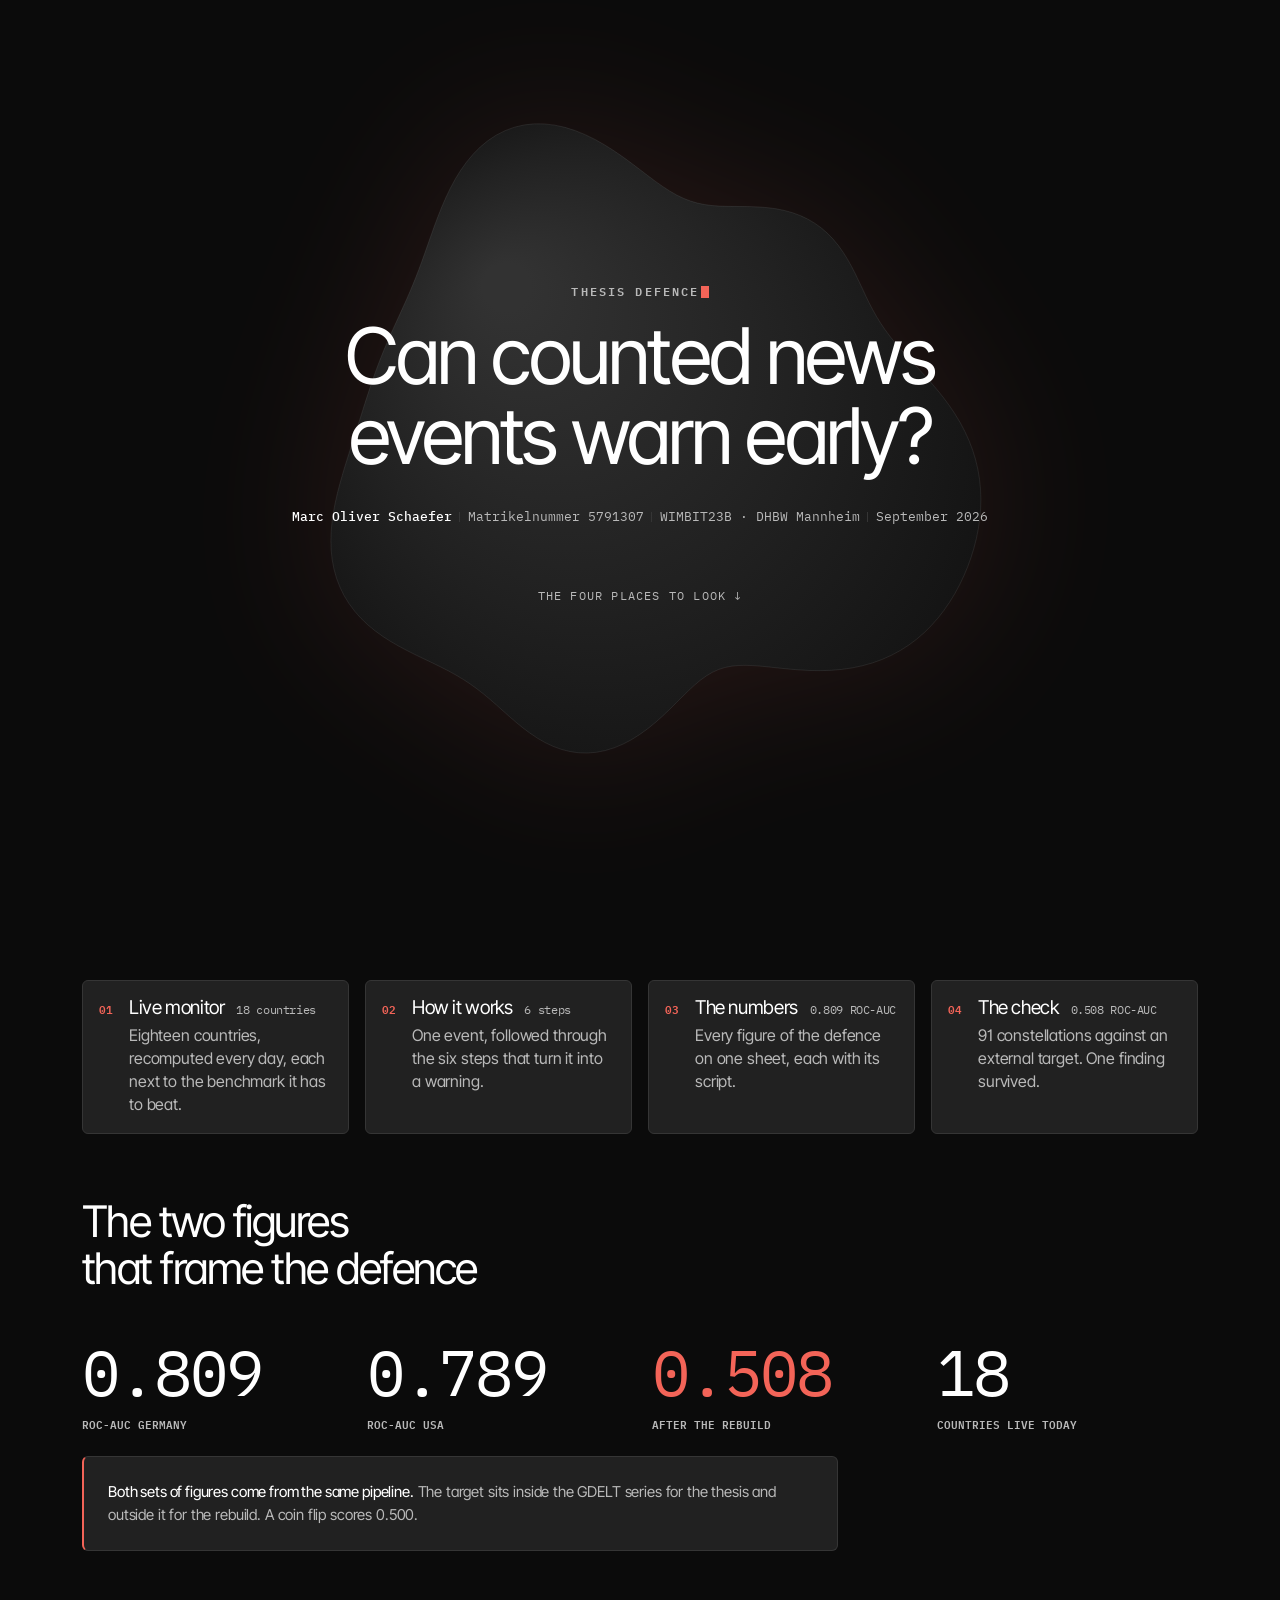
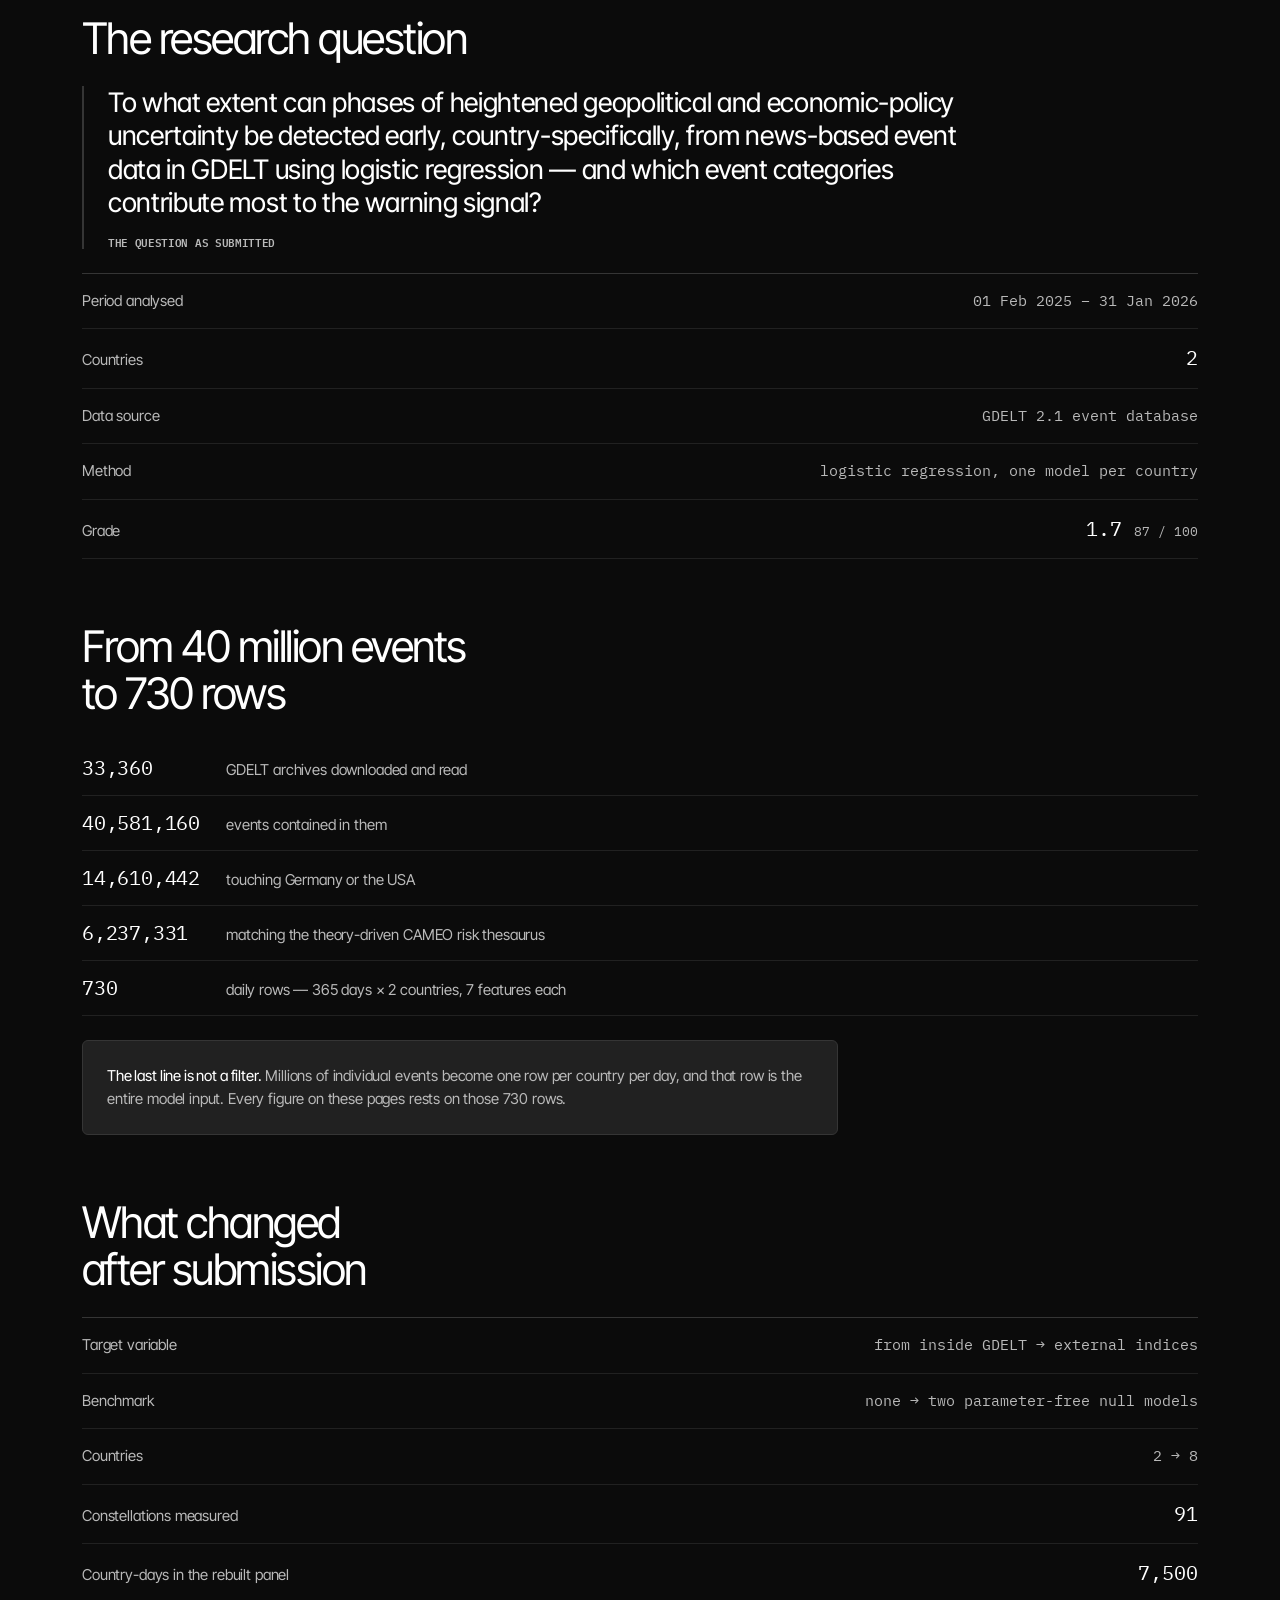
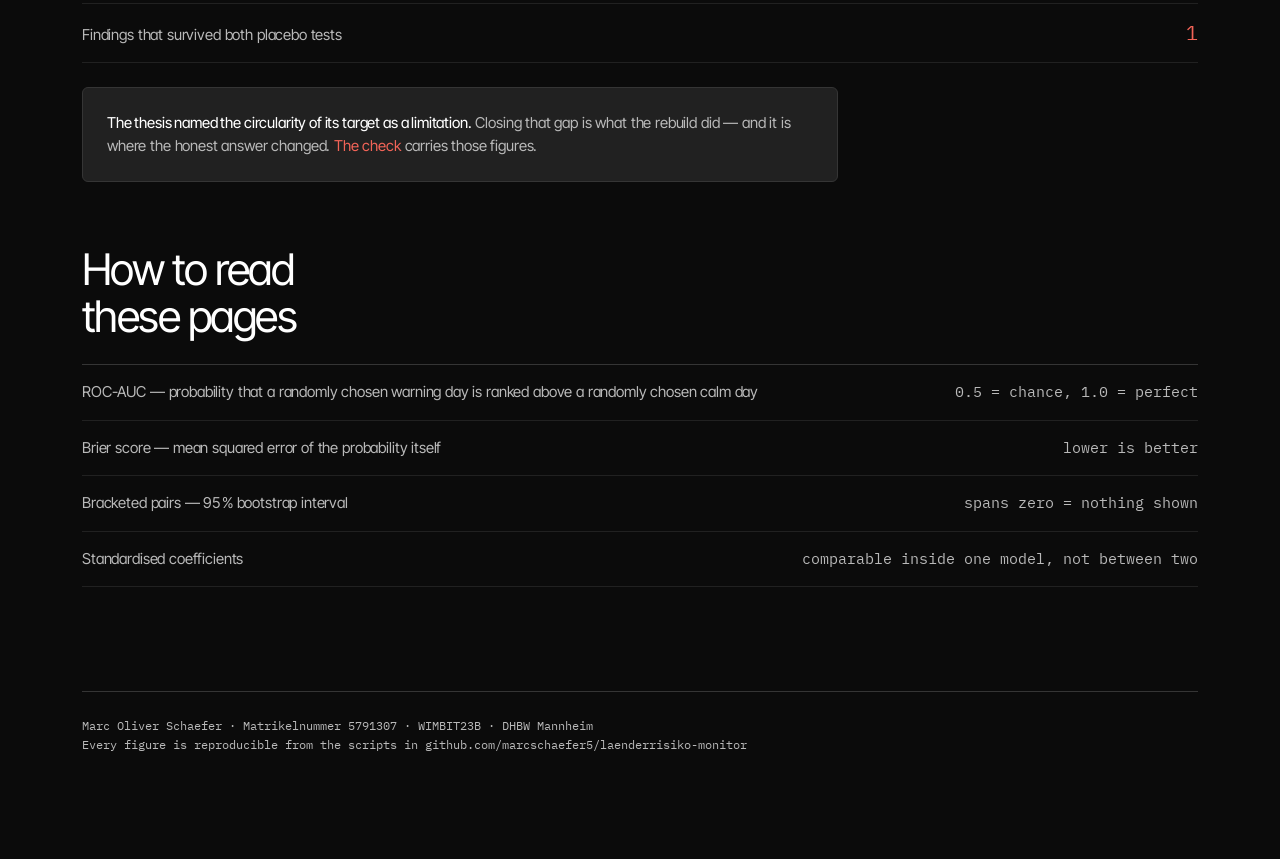
<file: docs/verteidigung/index.html>
<!DOCTYPE html>
<html lang="en">
<head>
<title>Country Risk &#183; Defence</title>
<meta charset="utf-8">
<meta name="viewport" content="width=device-width,initial-scale=1,viewport-fit=cover">
<link rel="preconnect" href="https://fonts.googleapis.com">
<link rel="preconnect" href="https://fonts.gstatic.com" crossorigin>
<link href="https://fonts.googleapis.com/css2?family=IBM+Plex+Mono:wght@400;500;600&family=Inter+Tight:wght@400;500&display=swap" rel="stylesheet">
<link rel="stylesheet" href="stil.css">
</head>
<body>
<section class="welcome">
  <canvas class="blobcv" id="blob" aria-hidden="true"></canvas>
  <div class="wtext">
    <p class="wline"><span id="wtype" data-text="THESIS DEFENCE"></span><i class="caret"></i></p>
    <h1>Can counted news<br>events warn early?</h1>
    <ul class="wmeta">
      <li><b>Marc Oliver Schaefer</b></li>
      <li>Matrikelnummer 5791307</li>
      <li>WIMBIT23B &#183; DHBW Mannheim</li>
      <li>September 2026</li>
    </ul>
    <a class="wgo" href="#dests">The four places to look <i>&#8595;</i></a>
  </div>
</section>

<div class="wrap" id="dests">

<nav class="dests" aria-label="The four destinations">
  <a class="dest" href="../index.html">
    <span class="idx">01</span>
    <span class="name">Live monitor <em>18 countries</em></span>
    <span class="desc">Eighteen countries, recomputed every day, each next to the benchmark it has to beat.</span>
  </a>
  <a class="dest" href="grundlagen.html">
    <span class="idx">02</span>
    <span class="name">How it works <em>6 steps</em></span>
    <span class="desc">One event, followed through the six steps that turn it into a warning.</span>
  </a>
  <a class="dest" href="zahlen.html">
    <span class="idx">03</span>
    <span class="name">The numbers <em>0.809 ROC-AUC</em></span>
    <span class="desc">Every figure of the defence on one sheet, each with its script.</span>
  </a>
  <a class="dest" href="pruefung.html">
    <span class="idx">04</span>
    <span class="name">The check <em>0.508 ROC-AUC</em></span>
    <span class="desc">91 constellations against an external target. One finding survived.</span>
  </a>
</nav>

<h2>The two figures<br>that frame the defence</h2>
<div class="hero">
  <div class="fig"><b>0.809</b><span>ROC-AUC Germany</span></div>
  <div class="fig"><b>0.789</b><span>ROC-AUC USA</span></div>
  <div class="fig accent"><b>0.508</b><span>after the rebuild</span></div>
  <div class="fig"><b>18</b><span>countries live today</span></div>
</div>
<div class="note accent"><b>Both sets of figures come from the same pipeline.</b>
The target sits inside the GDELT series for the thesis and outside it for the rebuild.
A coin flip scores 0.500.</div>

<h2>The research question</h2>
<blockquote class="quote">To what extent can phases of heightened geopolitical and
  economic-policy uncertainty be detected early, country-specifically, from news-based event
  data in GDELT using logistic regression &#8212; and which event categories contribute most
  to the warning signal?
  <cite>The question as submitted</cite>
</blockquote>
<div class="rows">
  <div class="row"><span class="lab">Period analysed</span><span class="val dim">01 Feb 2025 &#8211; 31 Jan 2026</span></div>
  <div class="row"><span class="lab">Countries</span><span class="val">2</span></div>
  <div class="row"><span class="lab">Data source</span><span class="val dim">GDELT 2.1 event database</span></div>
  <div class="row"><span class="lab">Method</span><span class="val dim">logistic regression, one model per country</span></div>
  <div class="row"><span class="lab">Grade</span><span class="val">1.7<span class="unit">87 / 100</span></span></div>
</div>

<h2>From 40 million events<br>to 730 rows</h2>
<div class="chain">
  <div class="step"><b>33,360</b><span>GDELT archives downloaded and read</span></div>
  <div class="step"><b>40,581,160</b><span>events contained in them</span></div>
  <div class="step"><b>14,610,442</b><span>touching Germany or the USA</span></div>
  <div class="step"><b>6,237,331</b><span>matching the theory-driven CAMEO risk thesaurus</span></div>
  <div class="step"><b>730</b><span>daily rows &#8212; 365 days &#215; 2 countries, 7 features each</span></div>
</div>
<div class="note"><b>The last line is not a filter.</b> Millions of individual events become one
row per country per day, and that row is the entire model input. Every figure on these pages
rests on those 730 rows.</div>

<h2>What changed<br>after submission</h2>
<div class="rows">
  <div class="row"><span class="lab">Target variable</span><span class="val dim">from inside GDELT &#8594; external indices</span></div>
  <div class="row"><span class="lab">Benchmark</span><span class="val dim">none &#8594; two parameter-free null models</span></div>
  <div class="row"><span class="lab">Countries</span><span class="val dim">2 &#8594; 8</span></div>
  <div class="row"><span class="lab">Constellations measured</span><span class="val">91</span></div>
  <div class="row"><span class="lab">Country-days in the rebuilt panel</span><span class="val">7,500</span></div>
  <div class="row"><span class="lab">Findings that survived both placebo tests</span><span class="val accent">1</span></div>
</div>
<div class="note"><b>The thesis named the circularity of its target as a limitation.</b>
Closing that gap is what the rebuild did &#8212; and it is where the honest answer changed.
<a href="pruefung.html" style="color:var(--accent)">The check</a> carries those figures.</div>

<h2>How to read<br>these pages</h2>
<div class="rows">
  <div class="row"><span class="lab">ROC-AUC &#8212; probability that a randomly chosen warning day is
    ranked above a randomly chosen calm day</span><span class="val dim">0.5 = chance, 1.0 = perfect</span></div>
  <div class="row"><span class="lab">Brier score &#8212; mean squared error of the probability itself</span><span class="val dim">lower is better</span></div>
  <div class="row"><span class="lab">Bracketed pairs &#8212; 95&#8239;% bootstrap interval</span><span class="val dim">spans zero = nothing shown</span></div>
  <div class="row"><span class="lab">Standardised coefficients</span><span class="val dim">comparable inside one model, not between two</span></div>
</div>

<footer>
  Marc Oliver Schaefer &#183; Matrikelnummer 5791307 &#183; WIMBIT23B &#183; DHBW Mannheim<br>
  Every figure is reproducible from the scripts in
  <a href="https://github.com/marcschaefer5/laenderrisiko-monitor">github.com/marcschaefer5/laenderrisiko-monitor</a>
</footer>

</div>
<script src="welcome.js" defer></script>
</body>
</html>
</file>
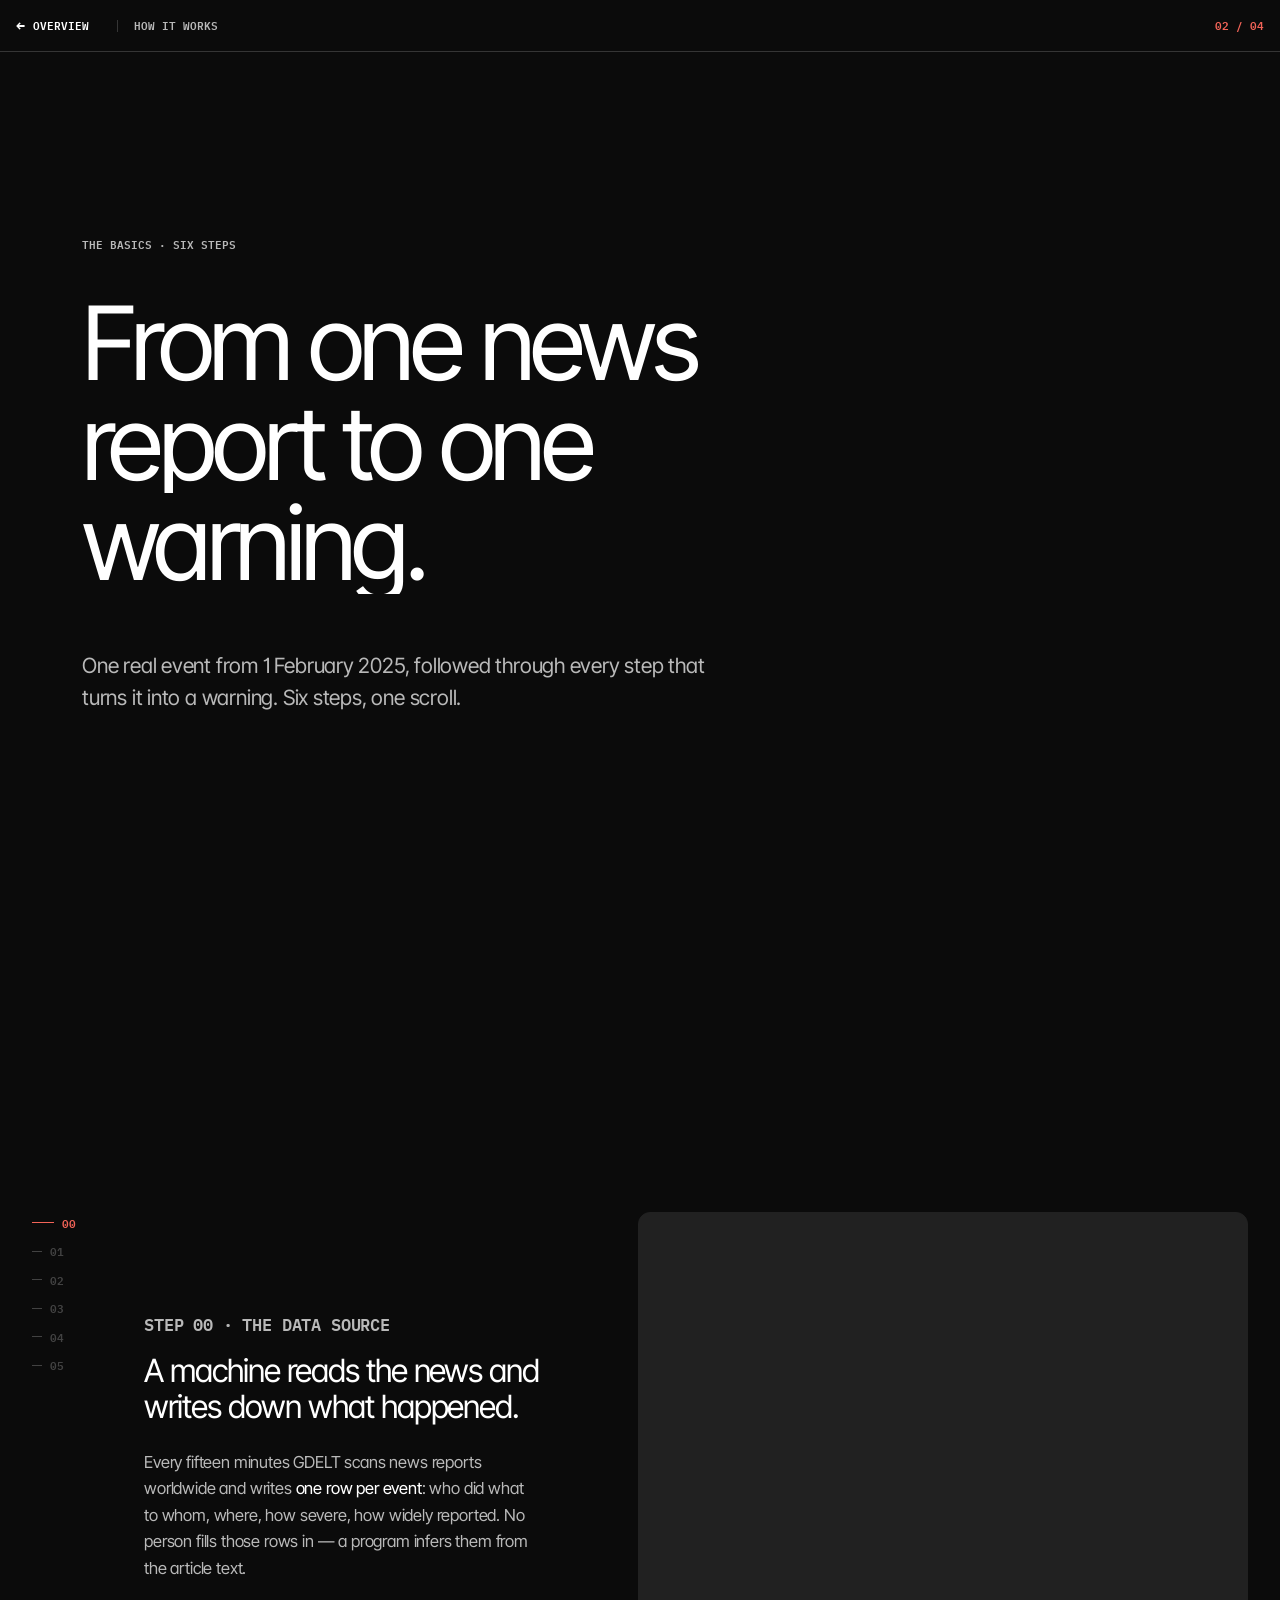
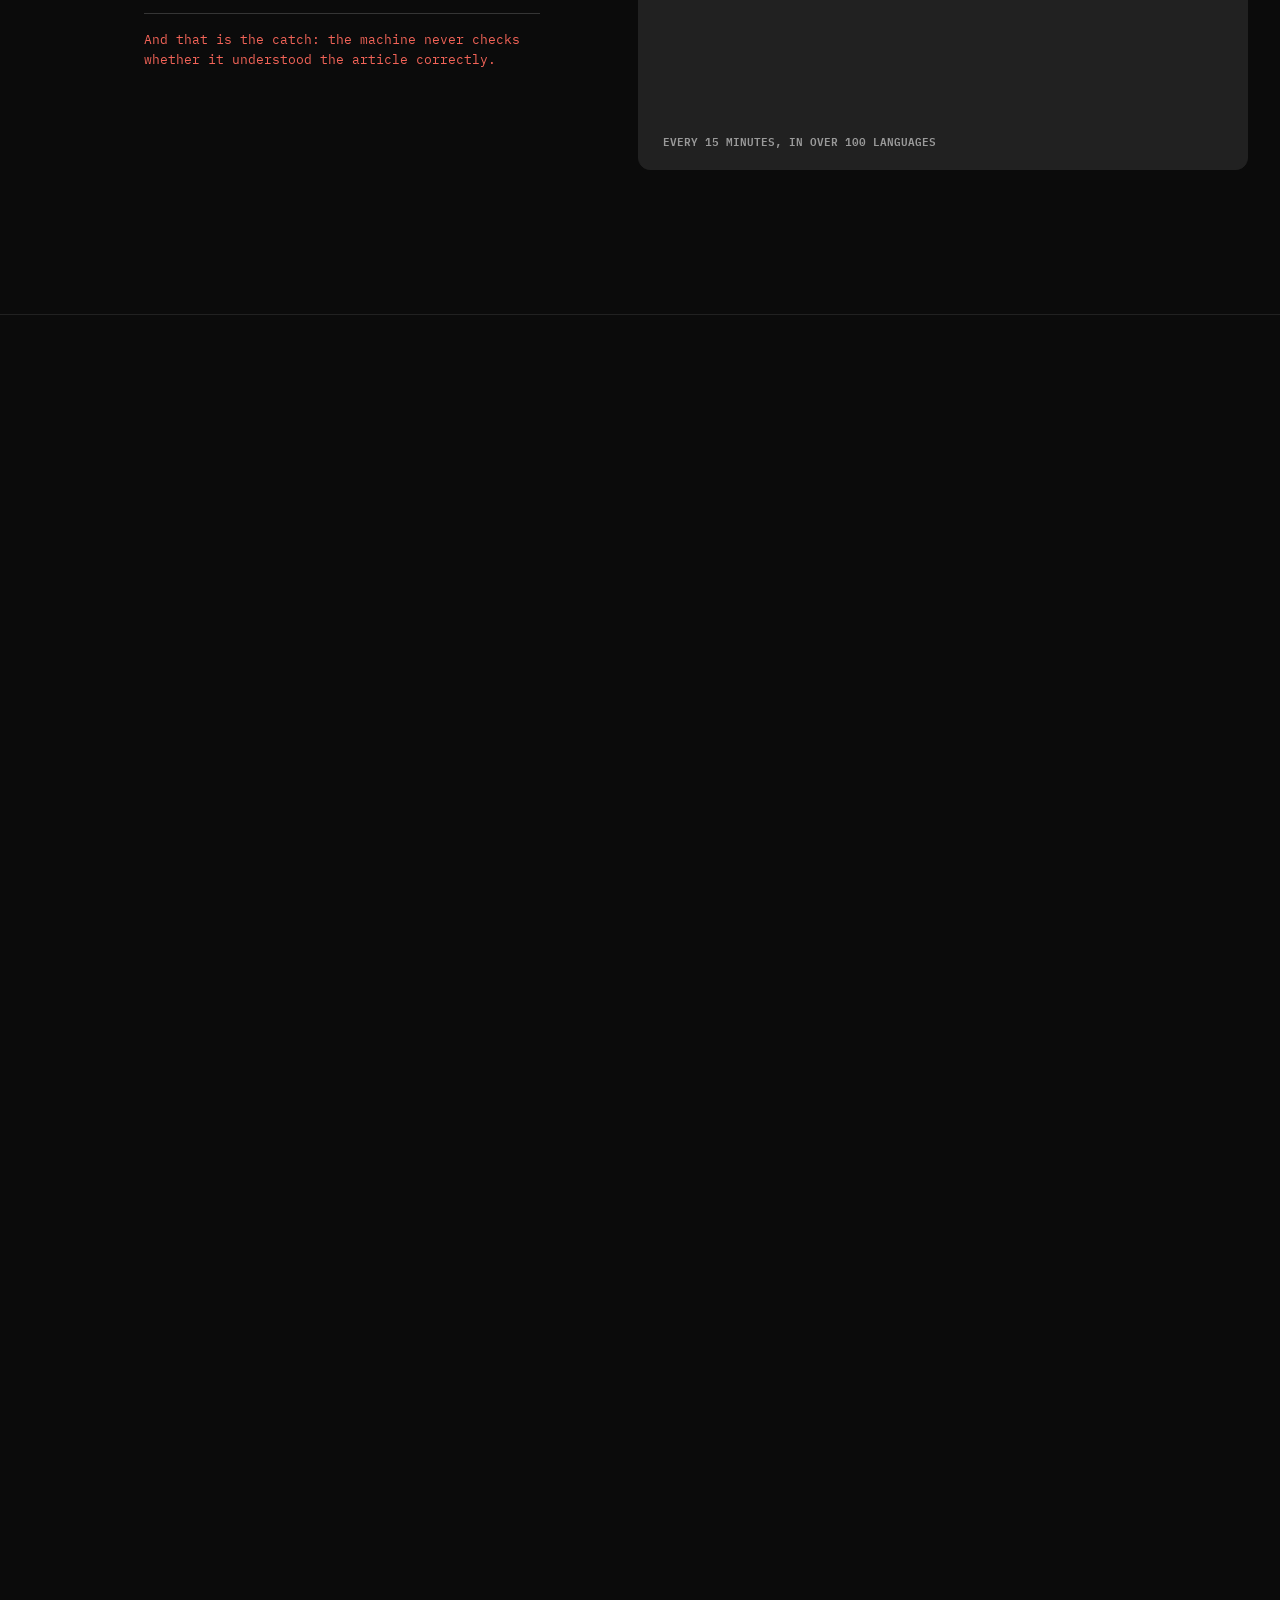
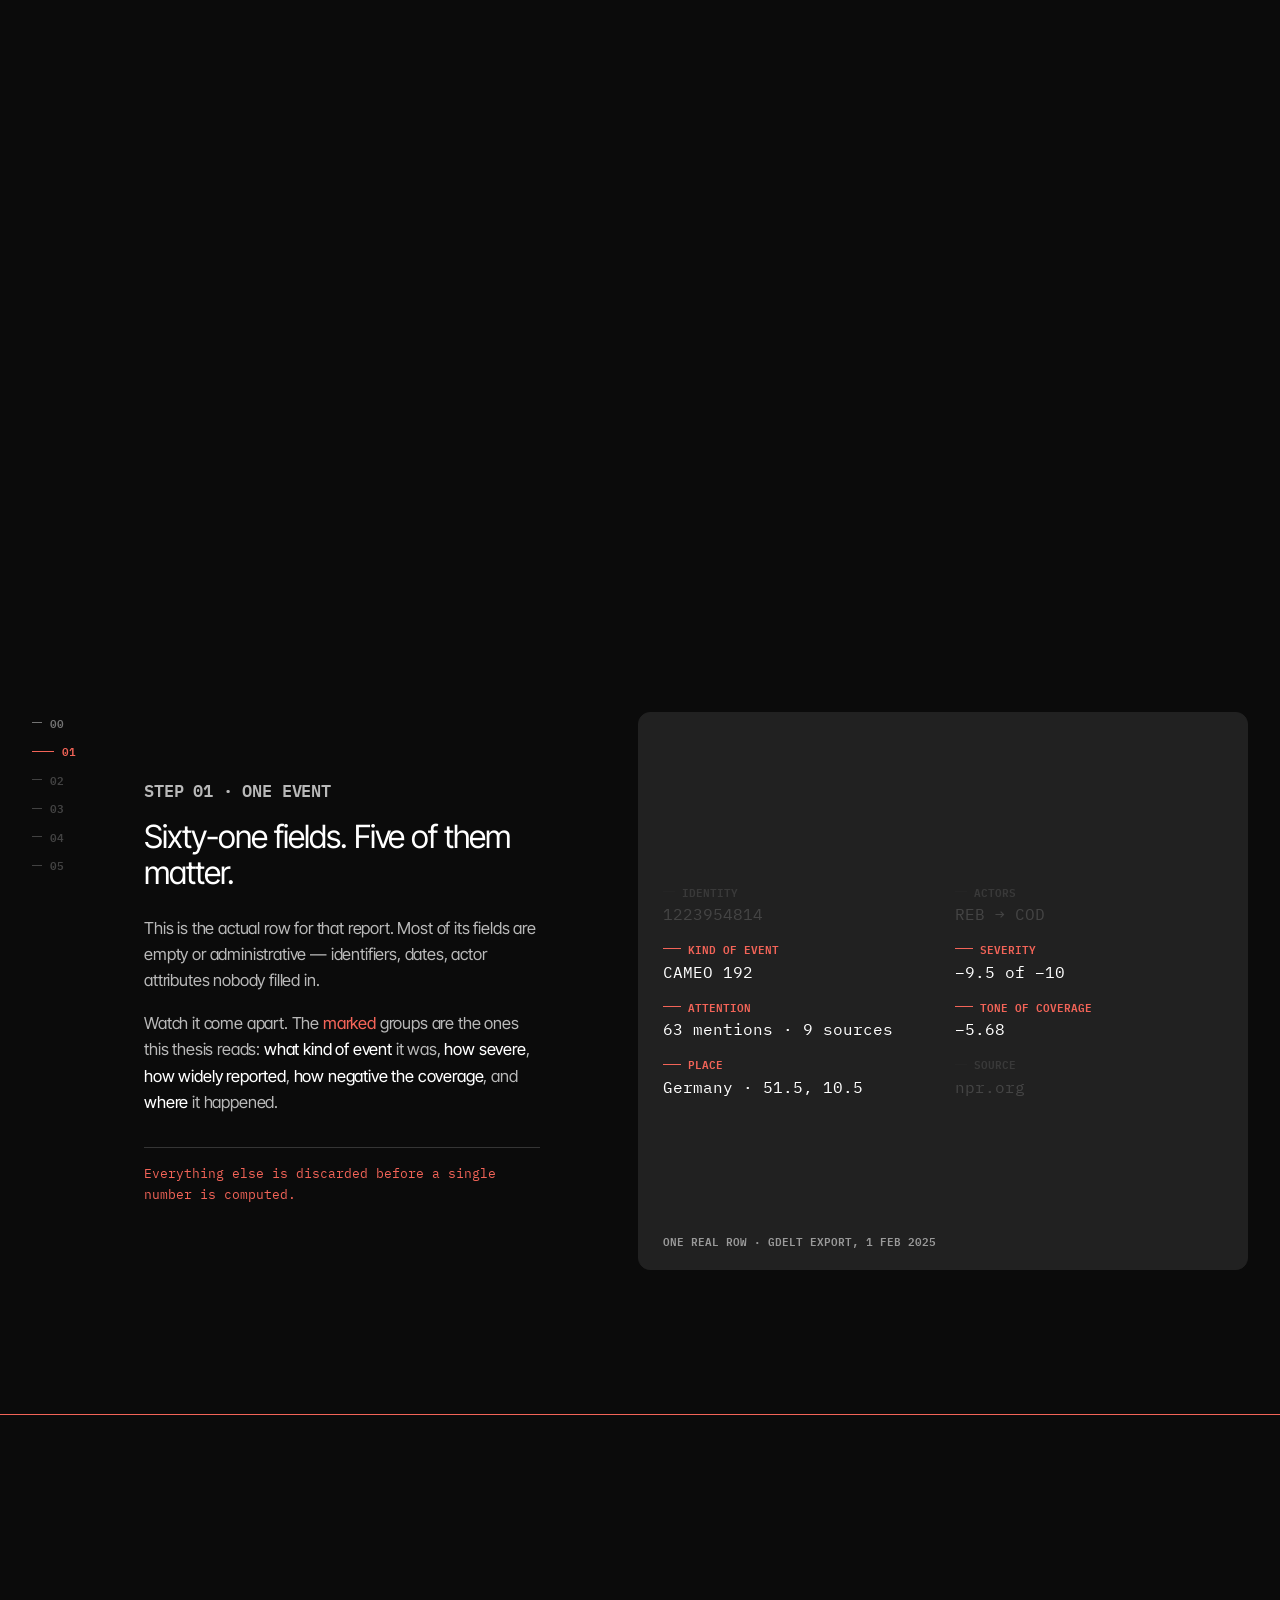
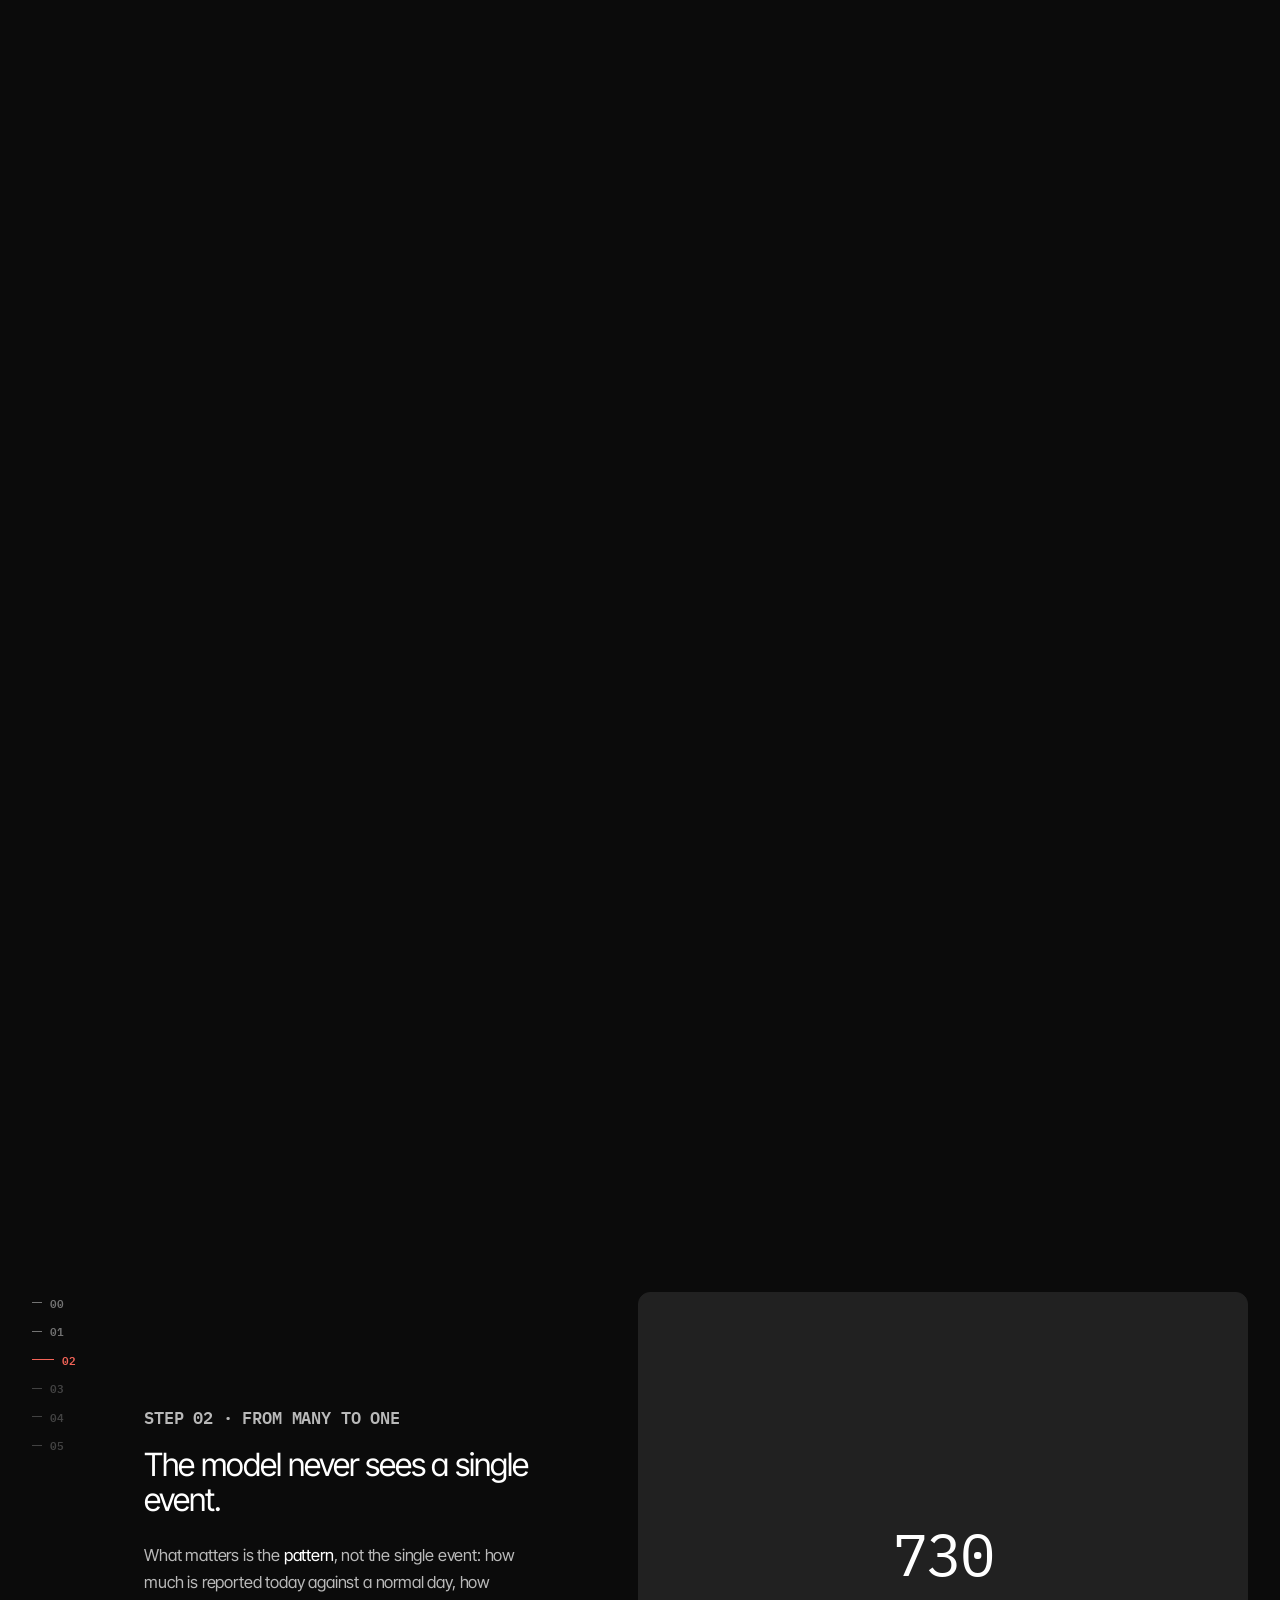
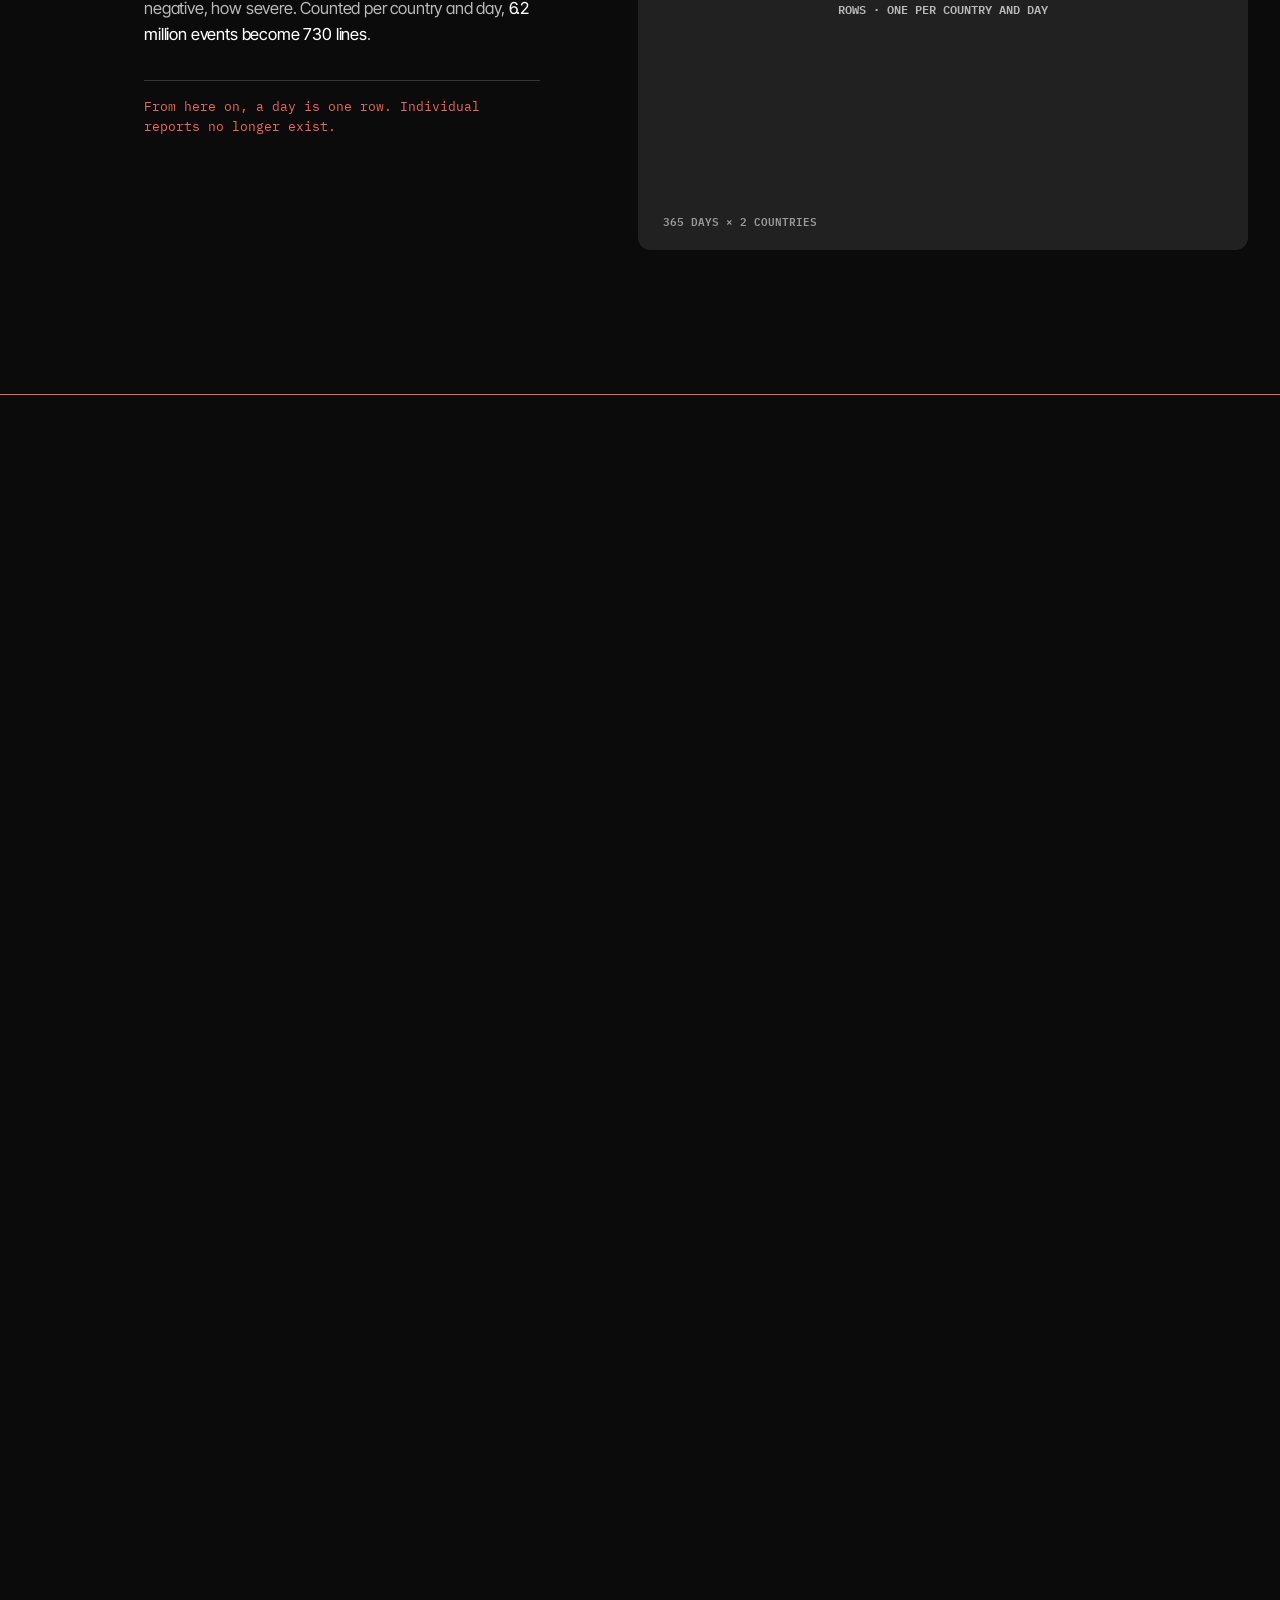
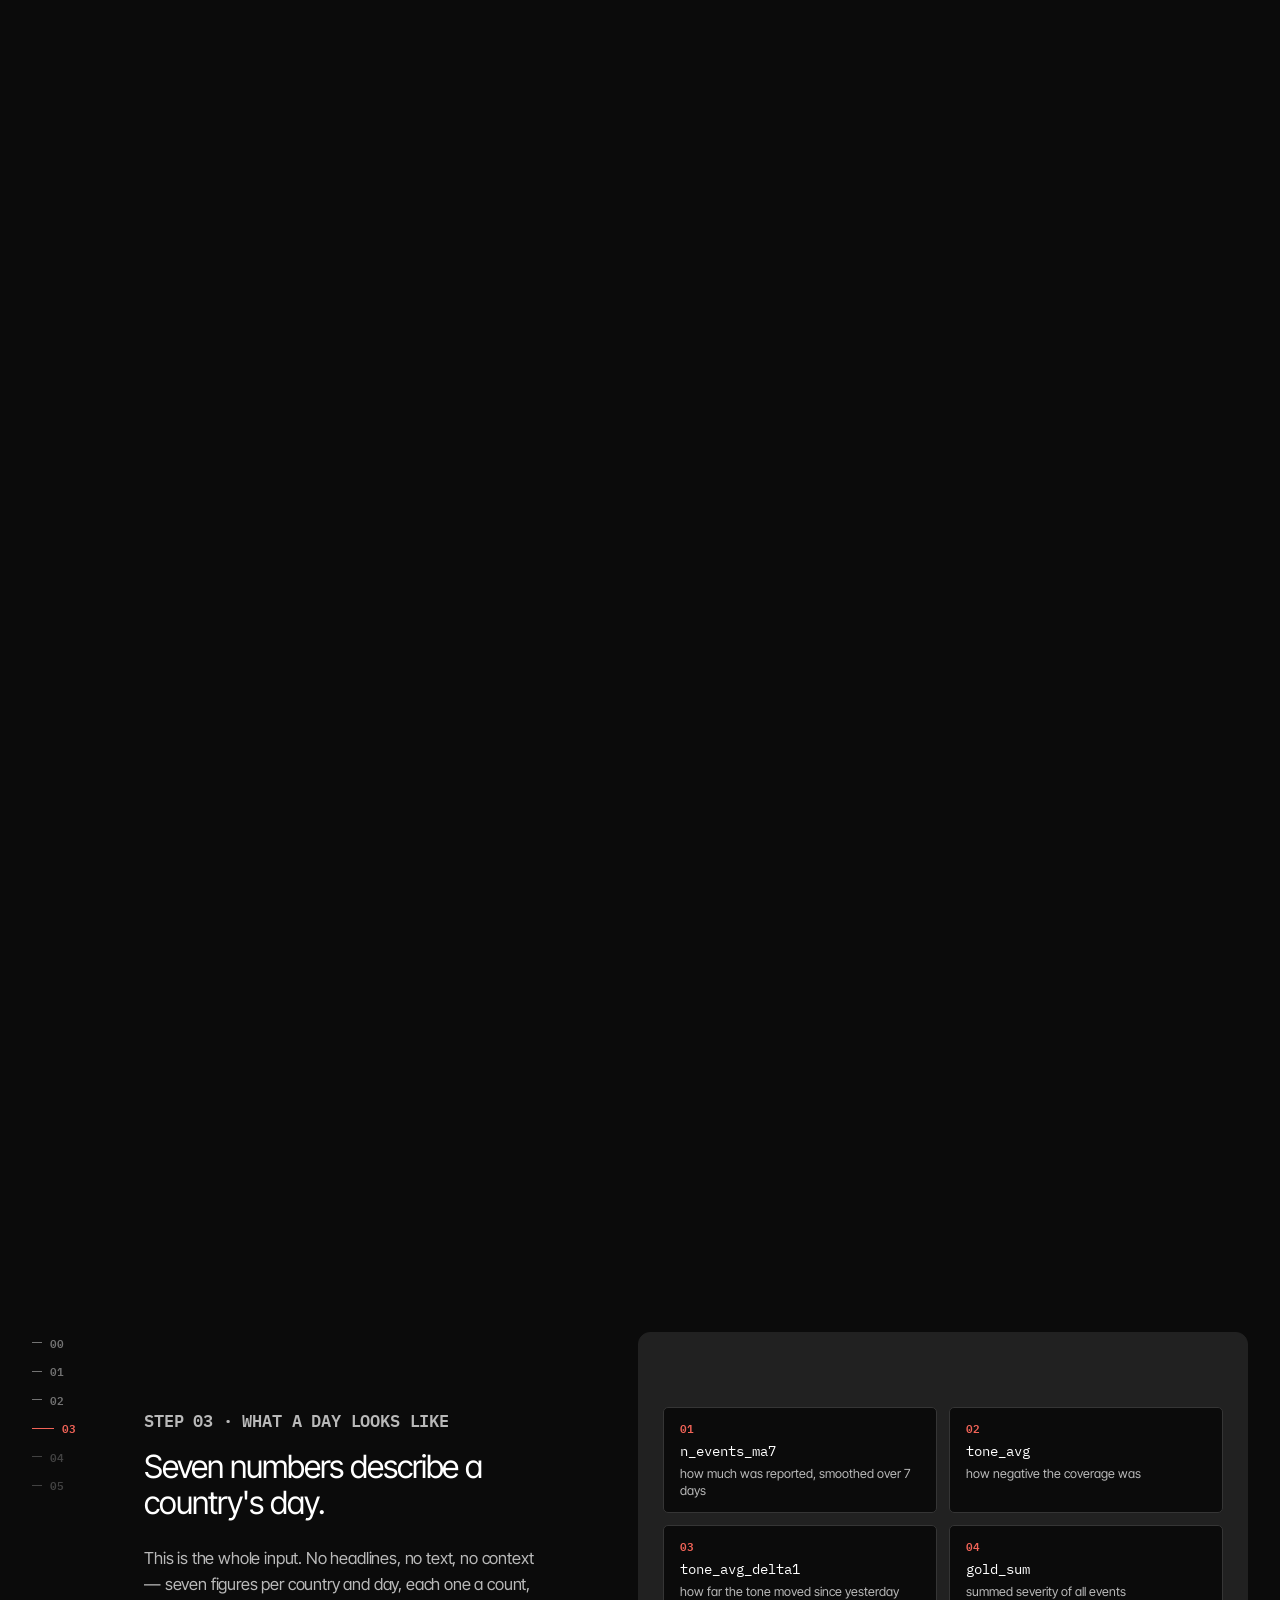
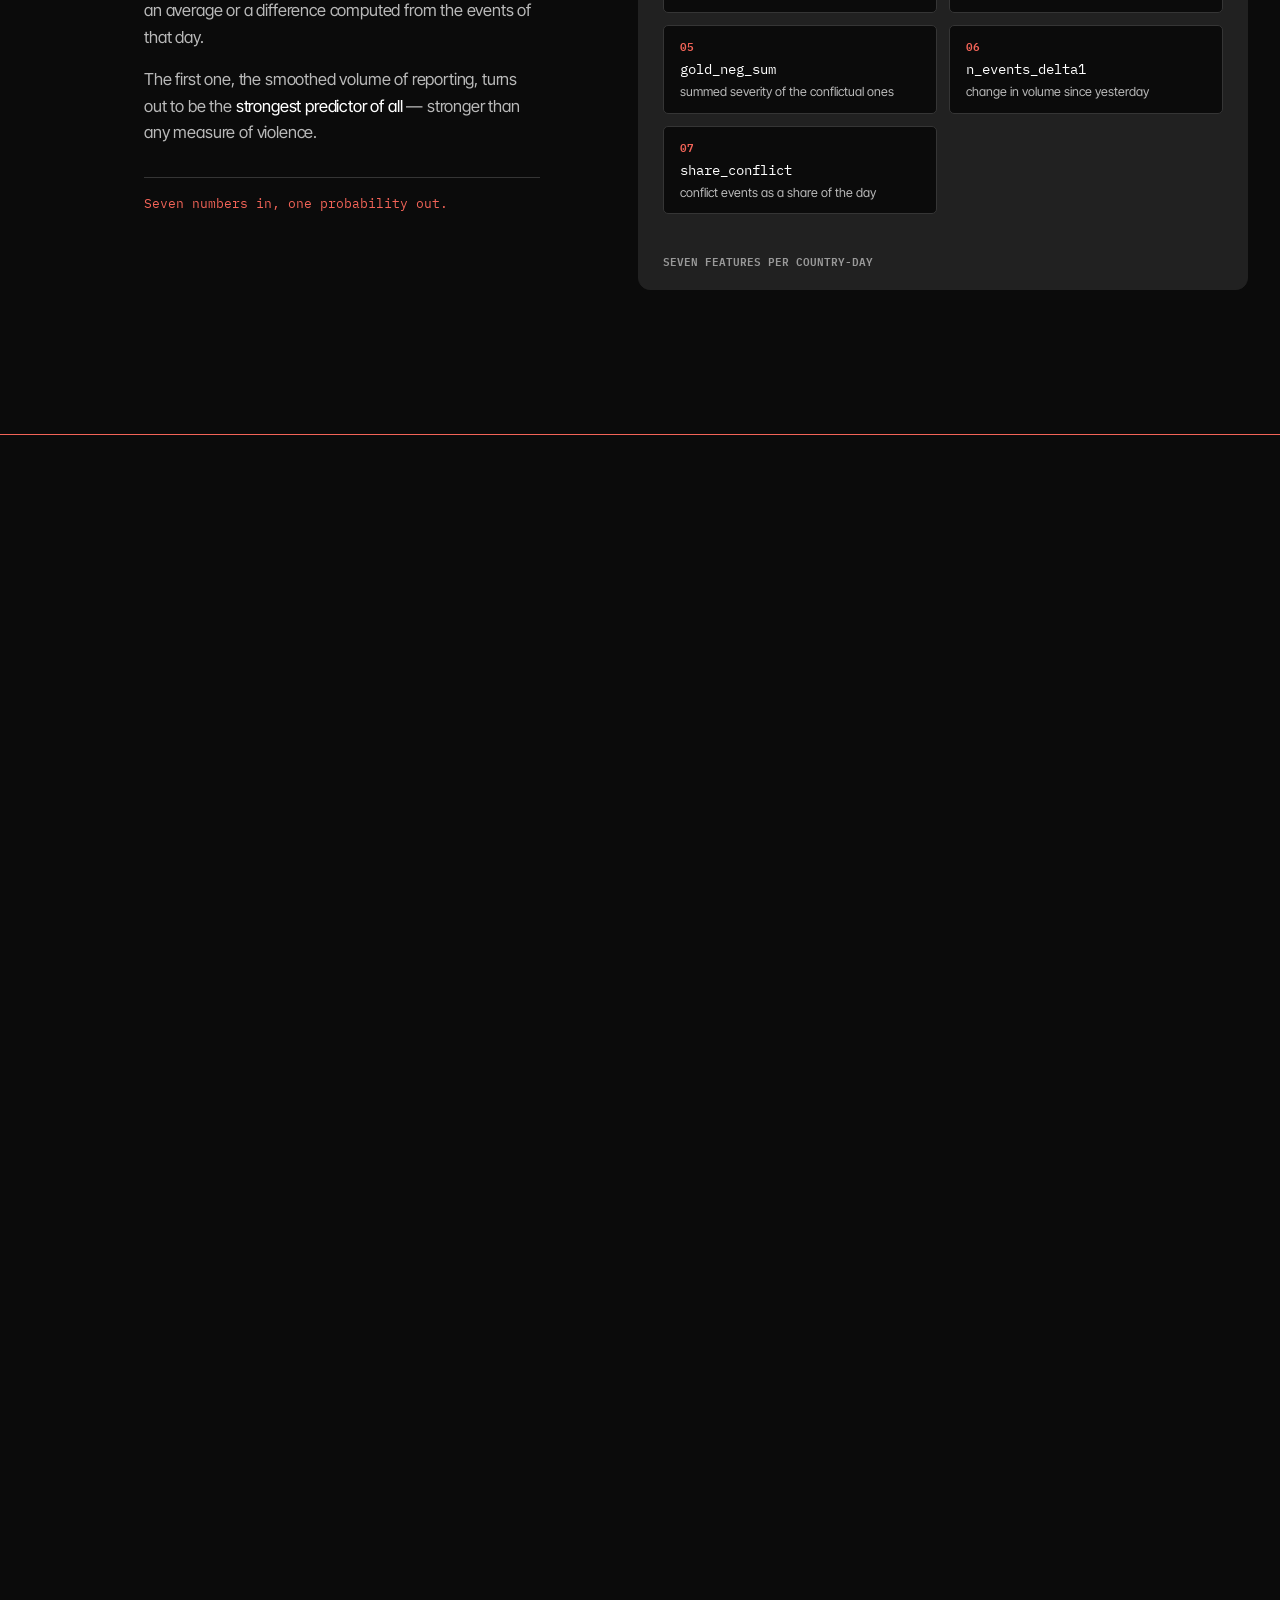
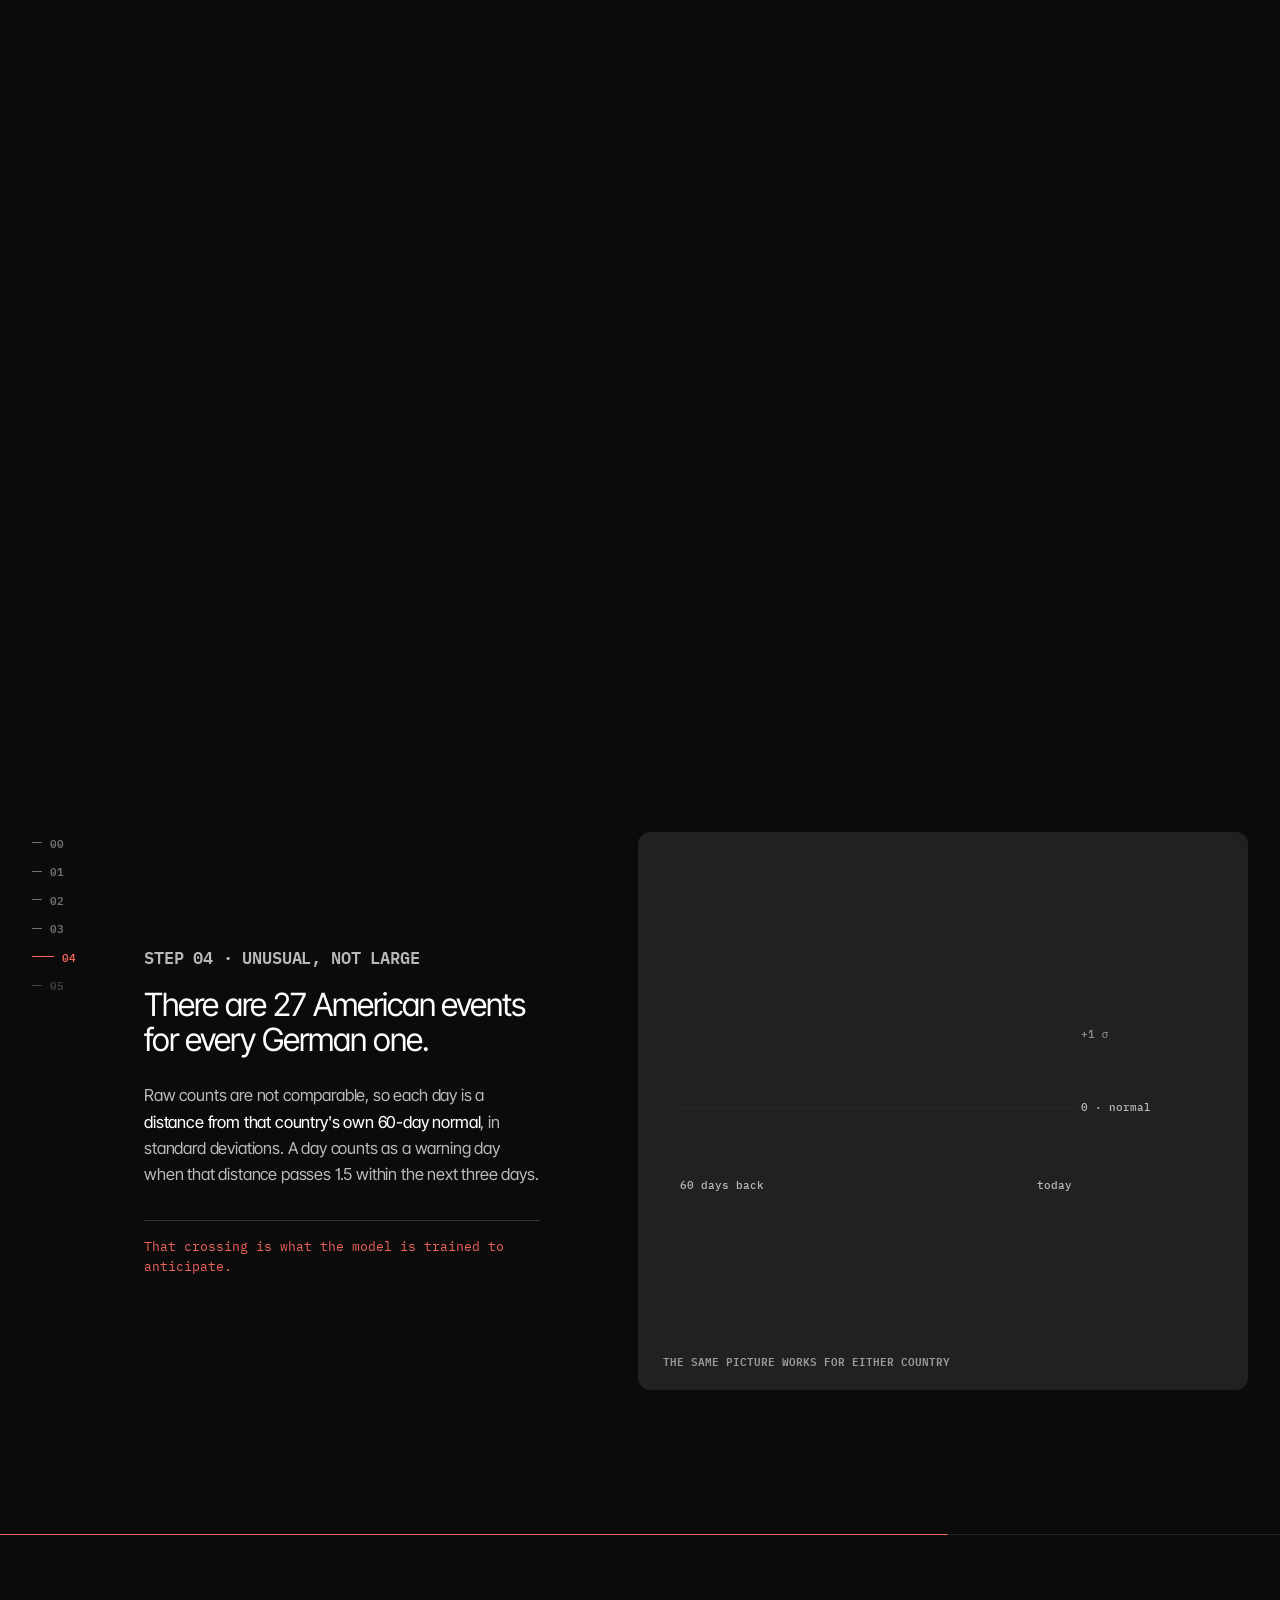
<file: docs/verteidigung/grundlagen.html>
<!DOCTYPE html>
<html lang="en">
<head>
<meta charset="utf-8">
<meta name="viewport" content="width=device-width,initial-scale=1,viewport-fit=cover">
<title>How it works &#183; Country Risk</title>
<link rel="preconnect" href="https://fonts.googleapis.com">
<link rel="preconnect" href="https://fonts.gstatic.com" crossorigin>
<link href="https://fonts.googleapis.com/css2?family=IBM+Plex+Mono:wght@400;500;600&family=Inter+Tight:wght@400;500&display=swap" rel="stylesheet">
<link rel="stylesheet" href="stil.css">
<link rel="stylesheet" href="grundlagen.css">
</head>
<body class="hasbar">
<a class="topbar" href="index.html" style="text-decoration:none">
  <span class="tb-back"><i>&#8592;</i> Overview</span>
  <span class="tb-here">How it works</span>
  <span class="tb-step">02 / 04</span>
</a>
<div class="wrap">


<header class="hero">
  <p class="eyebrow rv">The basics &#183; six steps</p>
  <h1 class="lines">
    <span class="ln"><span>From one news</span></span>
    <span class="ln"><span>report to one</span></span>
    <span class="ln"><span>warning.</span></span>
  </h1>
  <p class="sub rv d1">One real event from 1 February 2025, followed through every step that turns it into a
  warning. Six steps, one scroll.</p>
  <div class="scrollcue rv d2"><i></i> Scroll to begin</div>
</header>

</div><!-- /wrap -->

<!-- 00 - WHAT GDELT IS -->
<section class="track" id="t0" style="height:300svh">
  <div class="scene">
    <div class="scene-grid">
      <div class="rail" data-rail="0"></div>
      <div class="say">
        <p class="eyebrow">Step 00 &#183; the data source</p>
        <h2>A machine reads the news and writes down what happened.</h2>
        <p>Every fifteen minutes GDELT scans news reports worldwide and writes <b>one row per
        event</b>: who did what to whom, where, how severe, how widely reported. No person
        fills those rows in &#8212; a program infers them from the article text.</p>
        <p class="take">And that is the catch: the machine never checks whether it understood
        the article correctly.</p>
      </div>
      <div class="frame">
        <div class="pad">
          <div class="pipe" id="pipe">
            <div class="step" data-i="0">
              <span class="badge">1 &#183; the article</span>
              <div class="body"><div class="l1">&#8222;Rebels seize control of Goma&#8220;</div><div class="l2">npr.org &#183; 31 Jan 2025</div></div>
            </div>
            <span class="arrow"></span>
            <div class="step" data-i="1">
              <span class="badge">2 &#183; the machine</span>
              <div class="body"><div class="l1">Who acted, on whom, what act, where, how severe?</div></div>
            </div>
            <span class="arrow"></span>
            <div class="step" data-i="2">
              <span class="badge">3 &#183; the row</span>
              <div class="body"><div class="l1">One line in a table &#8212; 61 fields.</div>
                <div class="l2">1223954814 &#183; 20250201 &#183; REB &#183; &#8722;9.5</div></div>
            </div>
          </div>
        </div>
        <p class="fcap">Every 15 minutes, in over 100 languages</p>
      </div>
    </div>
    <div class="scrub"><i></i></div>
  </div>
</section>

<!-- 01 - THE RECORD -->
<section class="track" id="t1" style="height:420svh">
  <div class="scene">
    <div class="scene-grid">
      <div class="rail" data-rail="1"></div>
      <div class="say">
        <p class="eyebrow">Step 01 &#183; one event</p>
        <h2>Sixty-one fields. Five of them matter.</h2>
        <p>This is the actual row for that report. Most of its fields are empty or
        administrative &#8212; identifiers, dates, actor attributes nobody filled in.</p>
        <p>Watch it come apart. The <b style="color:var(--accent)">marked</b> groups are the
        ones this thesis reads: <b>what kind of event</b> it was, <b>how severe</b>, <b>how
        widely reported</b>, <b>how negative the coverage</b>, and <b>where</b> it happened.</p>
        <p class="take">Everything else is discarded before a single number is computed.</p>
      </div>
      <div class="frame">
        <div class="pad"><p class="raw" id="rawline"></p></div>
        <div class="fields" id="grps">
          <div class="grp"><div class="k"><i></i>Identity</div>
            <div class="v">1223954814</div></div>
          <div class="grp"><div class="k"><i></i>Actors</div>
            <div class="v">REB &#8594; COD</div></div>
          <div class="grp keep"><div class="k"><i></i>Kind of event</div>
            <div class="v">CAMEO 192</div></div>
          <div class="grp keep"><div class="k"><i></i>Severity</div>
            <div class="v">&#8722;9.5 of &#8722;10</div></div>
          <div class="grp keep"><div class="k"><i></i>Attention</div>
            <div class="v">63 mentions &#183; 9 sources</div></div>
          <div class="grp keep"><div class="k"><i></i>Tone of coverage</div>
            <div class="v">&#8722;5.68</div></div>
          <div class="grp keep"><div class="k"><i></i>Place</div>
            <div class="v">Germany &#183; 51.5, 10.5</div></div>
          <div class="grp"><div class="k"><i></i>Source</div>
            <div class="v">npr.org</div></div>
        </div>
        <p class="fcap">One real row &#183; GDELT export, 1 Feb 2025</p>
      </div>
    </div>
    <div class="scrub"><i></i></div>
  </div>
</section>

<!-- 02 - AGGREGATION -->
<section class="track" id="t2" style="height:360svh">
  <div class="scene">
    <div class="scene-grid">
      <div class="rail" data-rail="2"></div>
      <div class="say">
        <p class="eyebrow">Step 02 &#183; from many to one</p>
        <h2>The model never sees a single event.</h2>
        <p>What matters is the <b>pattern</b>, not the single event: how much is reported today
        against a normal day, how negative, how severe. Counted per country and day,
        <b>6.2 million events become 730 lines</b>.</p>
        <p class="take">From here on, a day is one row. Individual reports no longer exist.</p>
      </div>
      <div class="frame">
        <div class="swarm" id="swarm"></div>
        <div class="rowout">
          <div class="big"><span id="cnt">6,237,331</span></div>
          <div class="u" id="unit">events after filtering</div>
        </div>
        <p class="fcap">365 days &#215; 2 countries</p>
      </div>
    </div>
    <div class="scrub"><i></i></div>
  </div>
</section>

<!-- 03 - THE FEATURES -->
<section class="track" id="t3" style="height:300svh">
  <div class="scene">
    <div class="scene-grid">
      <div class="rail" data-rail="3"></div>
      <div class="say">
        <p class="eyebrow">Step 03 &#183; what a day looks like</p>
        <h2>Seven numbers describe a country's day.</h2>
        <p>This is the whole input. No headlines, no text, no context &#8212; seven figures per
        country and day, each one a count, an average or a difference computed from the events
        of that day.</p>
        <p>The first one, the smoothed volume of reporting, turns out to be the
        <b>strongest predictor of all</b> &#8212; stronger than any measure of violence.</p>
        <p class="take">Seven numbers in, one probability out.</p>
      </div>
      <div class="frame">
        <div class="pad">
          <div class="feat" id="feat">
            <div class="f"><div class="n">01</div><div class="t">n_events_ma7</div><div class="w">how much was reported, smoothed over 7 days</div></div>
            <div class="f"><div class="n">02</div><div class="t">tone_avg</div><div class="w">how negative the coverage was</div></div>
            <div class="f"><div class="n">03</div><div class="t">tone_avg_delta1</div><div class="w">how far the tone moved since yesterday</div></div>
            <div class="f"><div class="n">04</div><div class="t">gold_sum</div><div class="w">summed severity of all events</div></div>
            <div class="f"><div class="n">05</div><div class="t">gold_neg_sum</div><div class="w">summed severity of the conflictual ones</div></div>
            <div class="f"><div class="n">06</div><div class="t">n_events_delta1</div><div class="w">change in volume since yesterday</div></div>
            <div class="f"><div class="n">07</div><div class="t">share_conflict</div><div class="w">conflict events as a share of the day</div></div>
          </div>
        </div>
        <p class="fcap">Seven features per country-day</p>
      </div>
    </div>
    <div class="scrub"><i></i></div>
  </div>
</section>

<!-- 04 - COMPARABILITY -->
<section class="track" id="t4" style="height:380svh">
  <div class="scene">
    <div class="scene-grid">
      <div class="rail" data-rail="4"></div>
      <div class="say">
        <p class="eyebrow">Step 04 &#183; unusual, not large</p>
        <h2>There are 27 American events for every German one.</h2>
        <p>Raw counts are not comparable, so each day is a <b>distance from that country's own
        60-day normal</b>, in standard deviations. A day counts as a warning day when that
        distance passes 1.5 within the next three days.</p>
        <p class="take">That crossing is what the model is trained to anticipate.</p>
      </div>
      <div class="frame">
        <div class="pad">
          <svg class="plot" id="plot" viewBox="0 140 1000 320" role="img"
            aria-label="A series of reported volume against its own normal range; the last days rise past the 1.5 sigma threshold.">
            <rect class="band" id="band" x="30" y="230" width="700" height="130"></rect>
            <line class="ax" x1="30" y1="295" x2="730" y2="295" opacity=".45"></line>
            <line class="thr" id="thr" x1="30" y1="197.5" x2="730" y2="197.5"></line>
            <path class="ser" id="ser"></path>
            <circle class="hit" id="hit" cx="0" cy="0" r="11"></circle>
            <text x="746" y="301">0 &#183; normal</text>
            <text x="746" y="236" opacity=".75">+1 &#963;</text>
            <text x="746" y="203" id="thrlab" opacity="0" fill="#f36458">+1.5 &#963;</text>
            <text x="30" y="440">60 days back</text>
            <text x="730" y="440" text-anchor="end">today</text>
          </svg>
        </div>
        <p class="fcap">The same picture works for either country</p>
      </div>
    </div>
    <div class="scrub"><i></i></div>
  </div>
</section>

<!-- 05 - THE LINE -->
<section class="track" id="t5" style="height:340svh">
  <div class="scene">
    <div class="scene-grid">
      <div class="rail" data-rail="5"></div>
      <div class="say">
        <p class="eyebrow">Step 05 &#183; the decision</p>
        <h2>The model returns a probability. A human draws the line.</h2>
        <p>The model outputs a number between 0 and 1; someone has to decide how high it must be
        before anyone is told. One rule, <b>two different answers</b>: Germany warns early and
        often, the USA rarely and only when fairly sure.</p>
        <p class="take">Where the line sits is a judgement about the cost of a false alarm.</p>
      </div>
      <div class="frame">
        <div class="pad">
          <div class="gauge">
            <div class="gline">
              <div class="gfill"></div>
              <div class="gmark" id="mDE" style="left:20%"><b>0.20</b><span>Germany</span></div>
              <div class="gmark" id="mUS" style="left:60%"><b>0.60</b><span>USA</span></div>
            </div>
            <div class="gends"><span>0.00 &#183; calm</span><span>1.00 &#183; certain</span></div>
            <div class="gtab">
              <div><span>Germany &#183; warning days / episodes / recall</span><b>150 &#183; 24 &#183; 1.00</b></div>
              <div><span>USA &#183; warning days / episodes / recall</span><b>43 &#183; 10 &#183; 0.75</b></div>
            </div>
          </div>
        </div>
        <p class="fcap">Threshold chosen on out-of-fold predictions, before the holdout</p>
      </div>
    </div>
    <div class="scrub"><i></i></div>
  </div>
</section>

<div class="wrap outro">
  <h2>And then the honest part</h2>
  <p class="lede rv">Those five steps describe how a warning is produced. They say nothing about
  whether the warning is any good. Answering that needs two more things the thesis did not have:
  a benchmark to beat, and a target that does not come from the same data. The rebuild after
  submission supplied both &#8212; and the answer changed.</p>
  <div class="tiles" style="margin-top:var(--s10)">
    <a class="tile" href="zahlen.html">
      <div class="t">The numbers</div>
      <div class="n">0.809</div>
      <div class="d">Every figure from the submitted thesis, with the script it came from.</div>
      <div class="go">Open the sheet &#8594;</div>
    </a>
    <a class="tile" href="pruefung.html">
      <div class="t">The check</div>
      <div class="n">0.508</div>
      <div class="d">91 constellations against an external target, two null models, six placebo
        tests.</div>
      <div class="go">Open the check &#8594;</div>
    </a>
  </div>
  <div class="wayout">
  <a class="home" href="index.html"><i style="font-style:normal">&#8592;</i> Back to the overview</a>
  <div class="also"><a href="../index.html">Live monitor &#8594;</a>
    <a href="zahlen.html">The numbers &#8594;</a>
    <a href="pruefung.html">The check &#8594;</a></div>
</div>

<footer>
    Marc Oliver Schaefer &#183; Matrikelnummer 5791307 &#183; WIMBIT23B &#183; DHBW Mannheim<br>
    The record shown is GlobalEventID 1223954814 from the GDELT 2.0 event export of
    1 February 2025, 00:00 UTC. GDELT geocoded it to Germany although the report concerns
    Goma in the DR Congo &#8212; which is why a strict geographic filter and a domain
    blacklist run before anything is counted. The blacklist holds seven domains and removes
    9.06&#8239;% of all events (1,324,398); yahoo.com alone accounts for 7.85&#8239;%
    (1,146,715), because it republishes agency copy under its own domain and the same report
    is counted many times over. The largest genuine outlet left after the filter is
    dailymail.co.uk with 1.05&#8239;%.
  </footer>
</div>

<script src="grundlagen.js"></script>
</body>
</html>
</file>
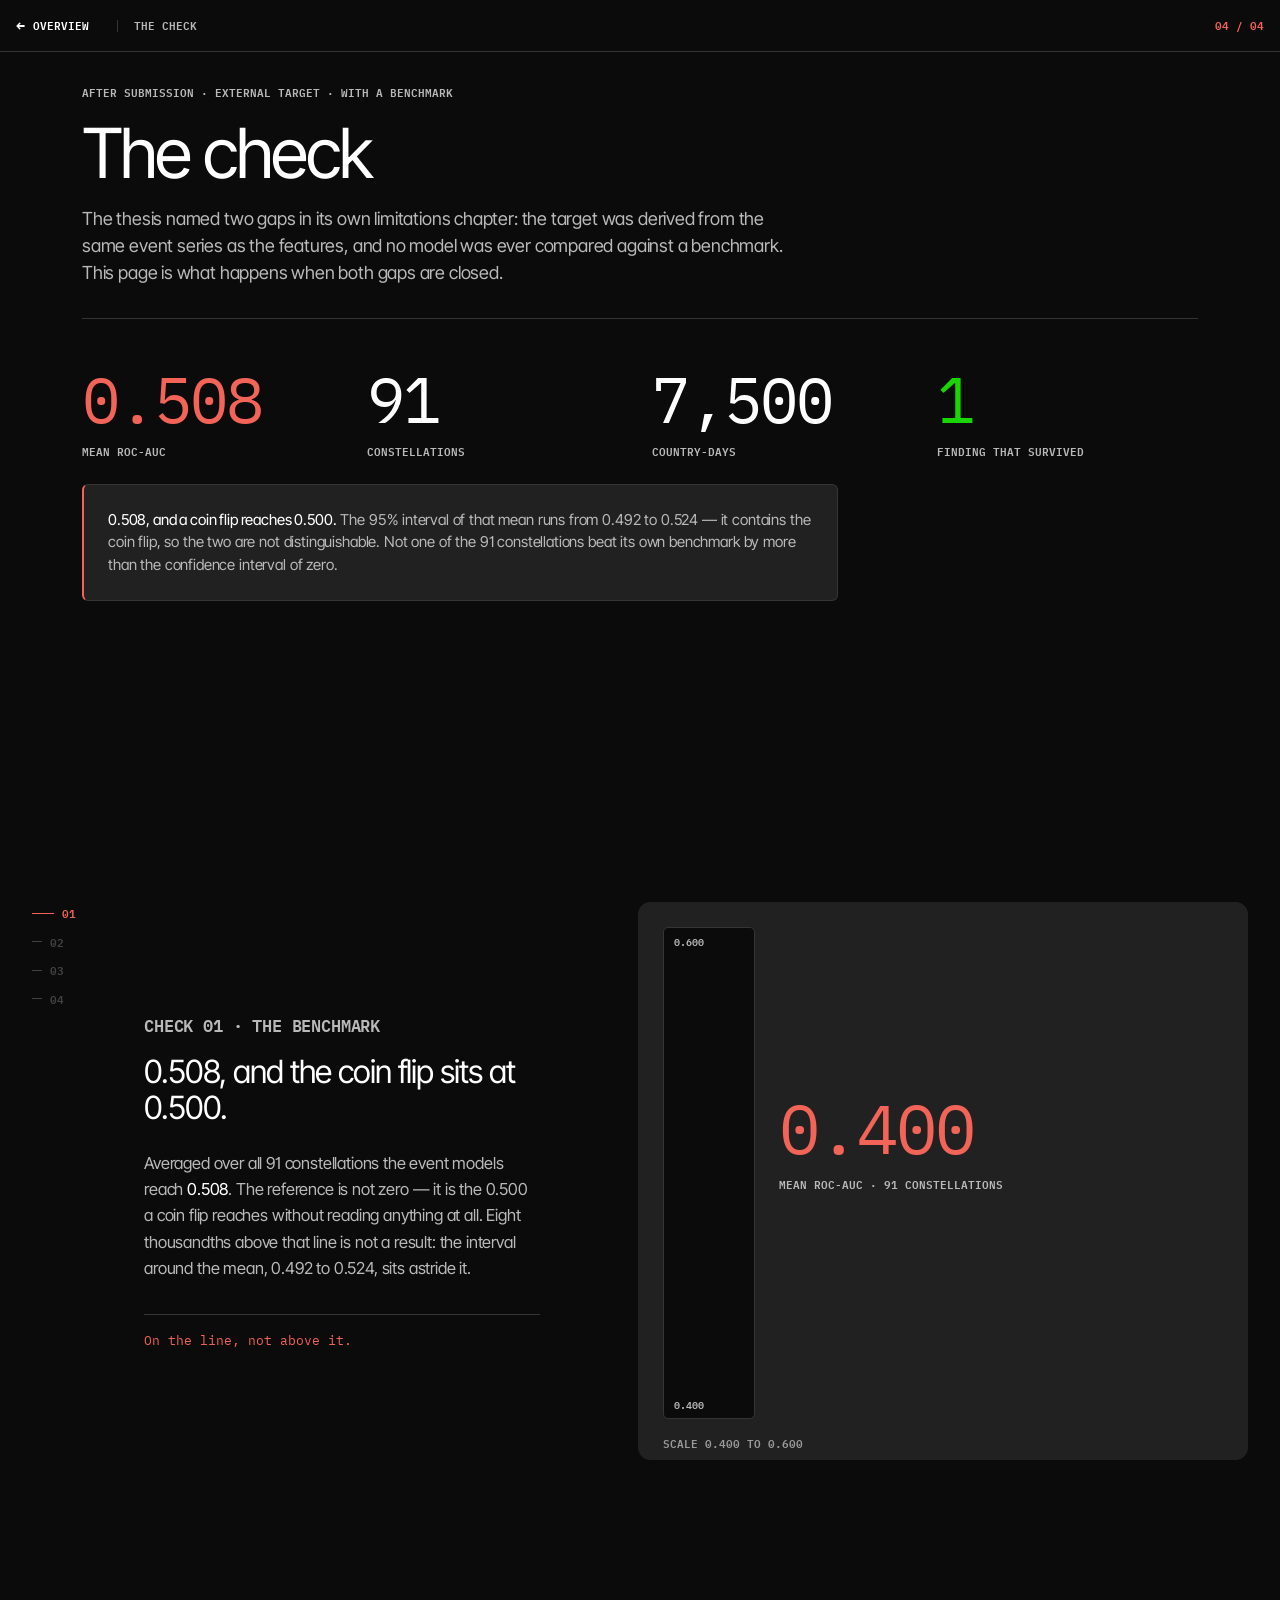
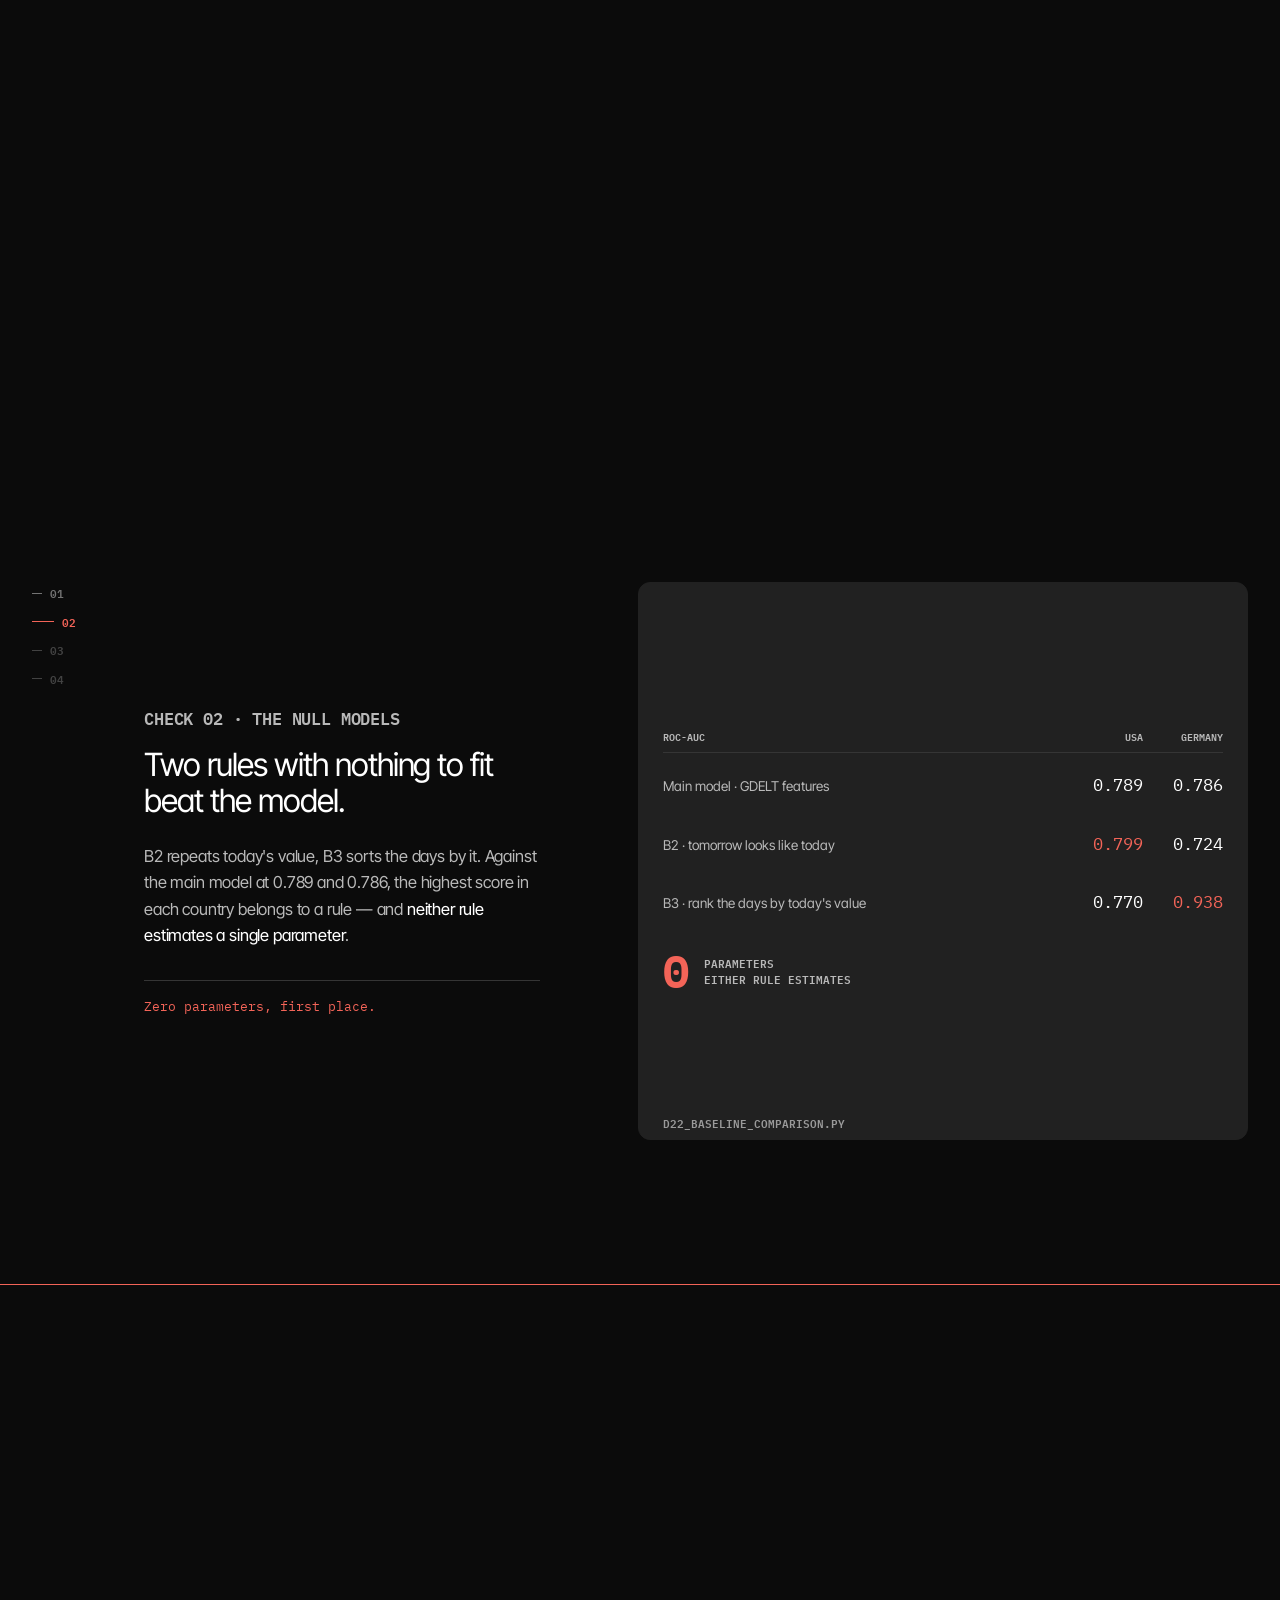
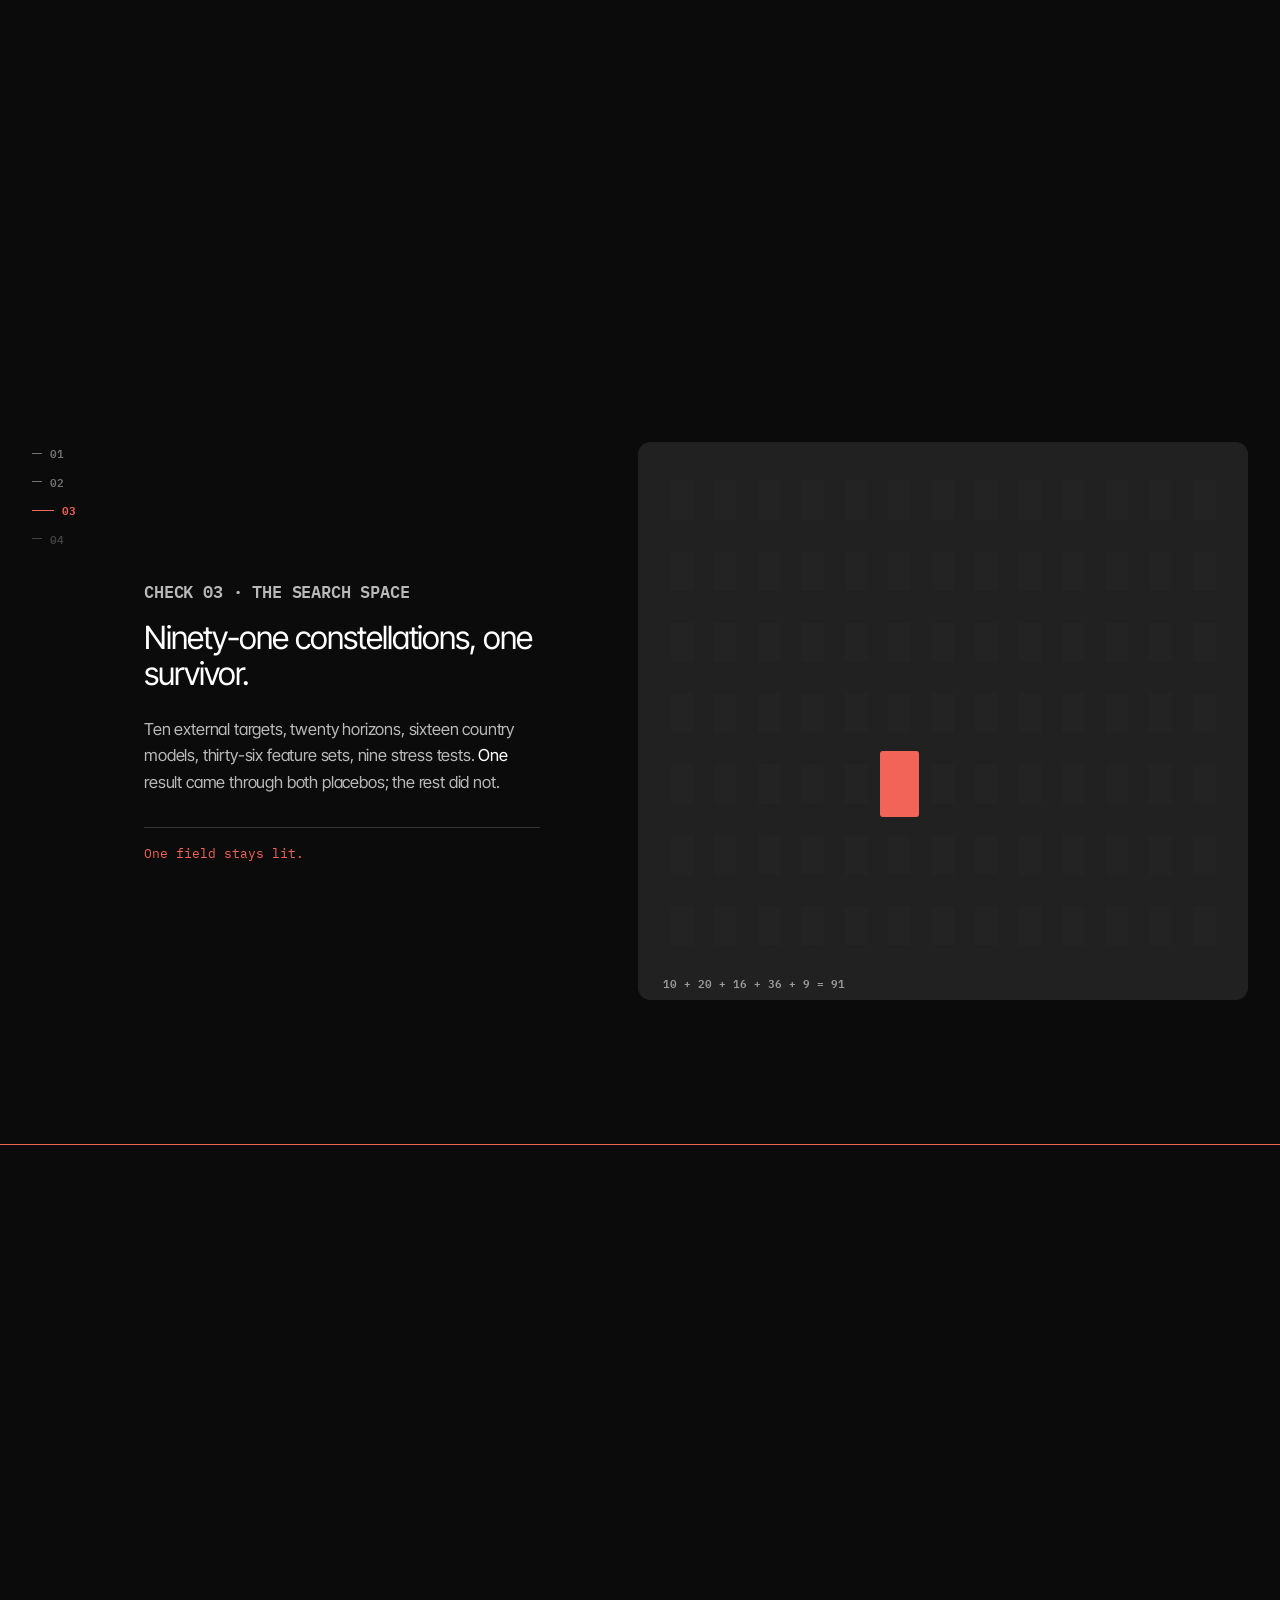
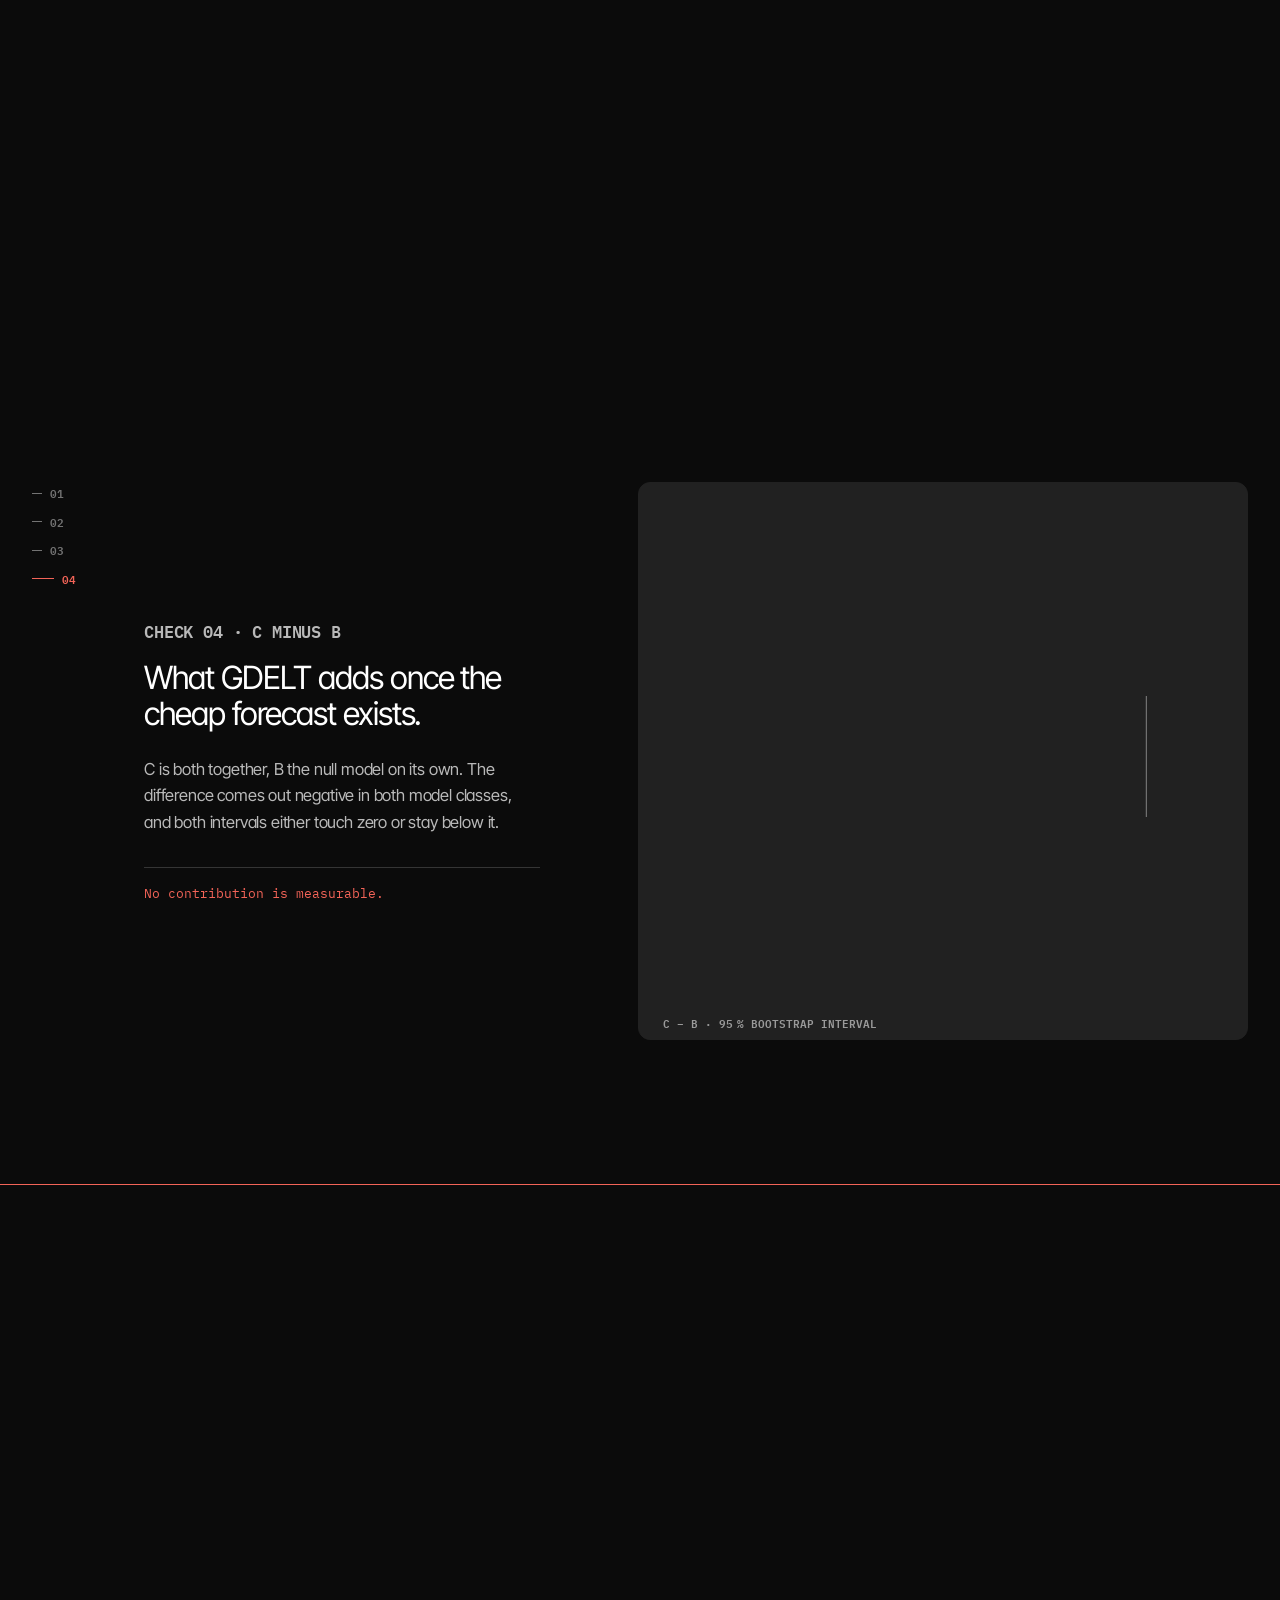
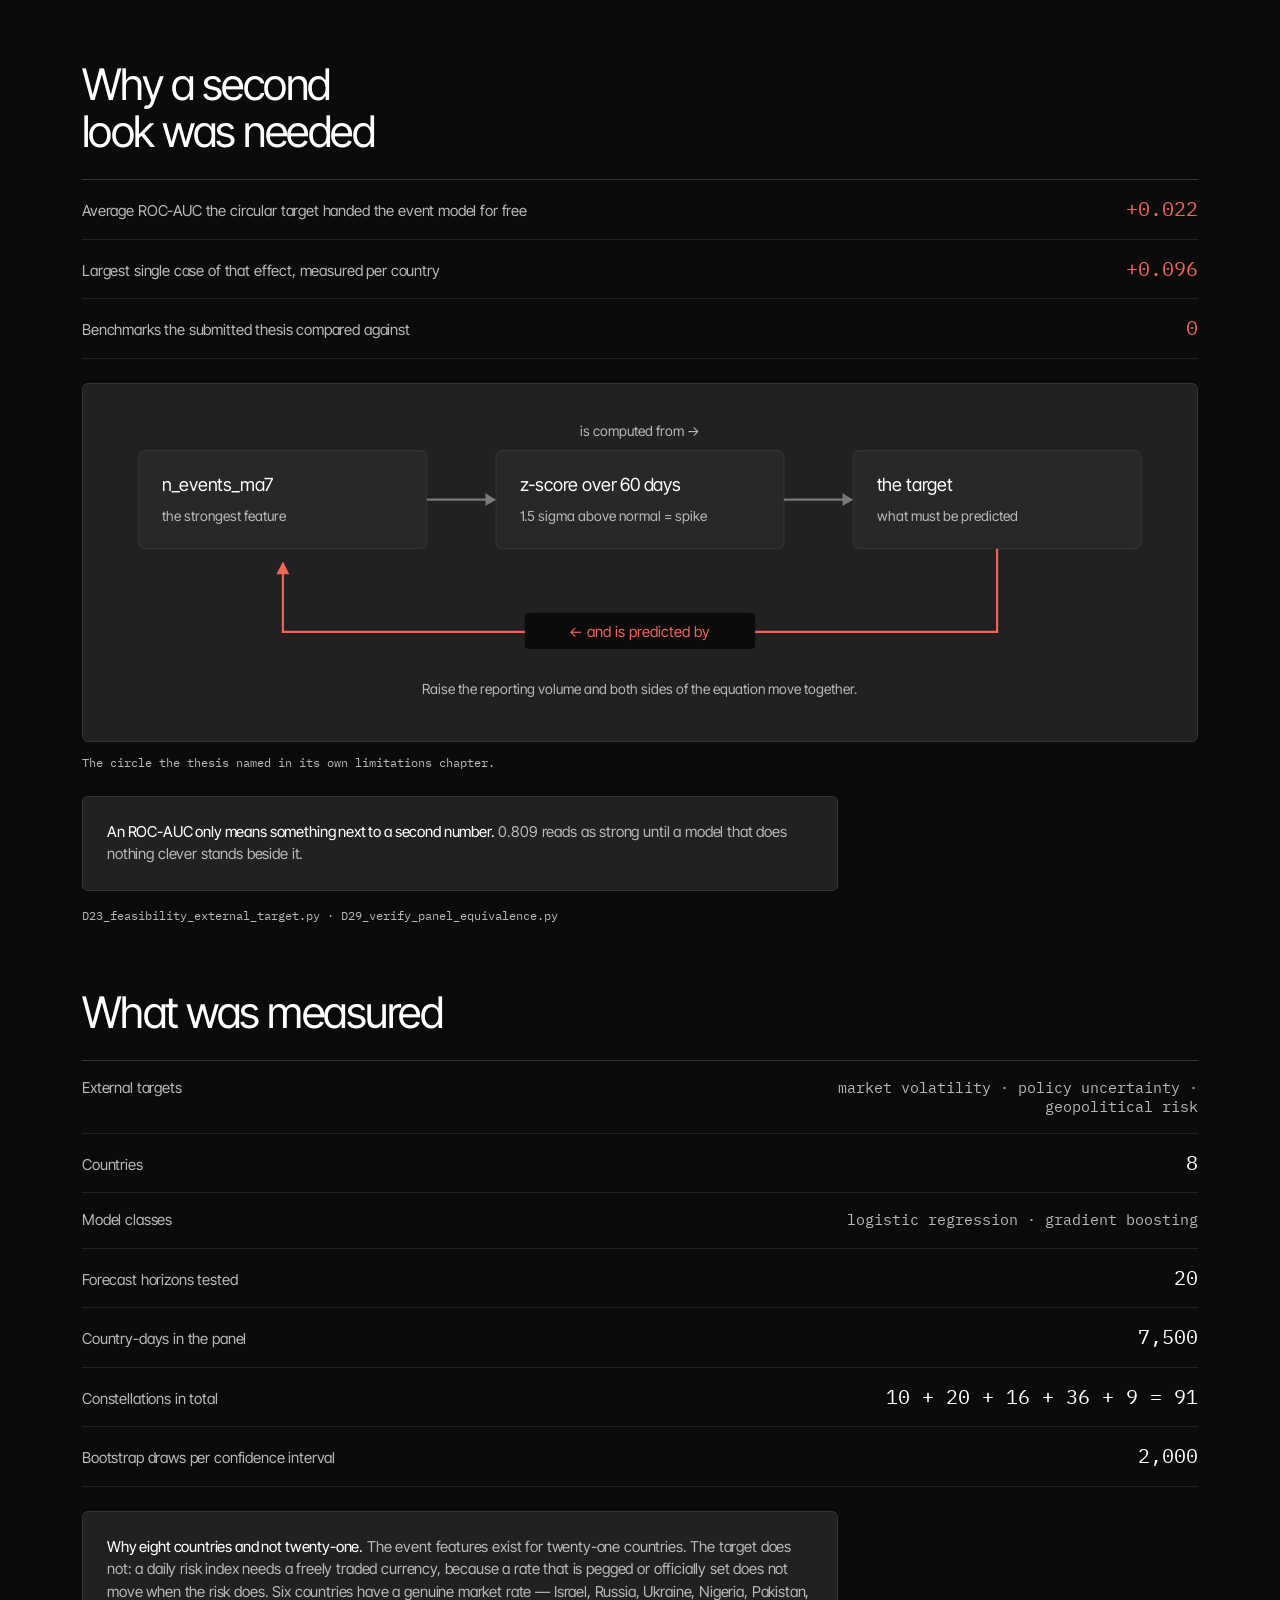
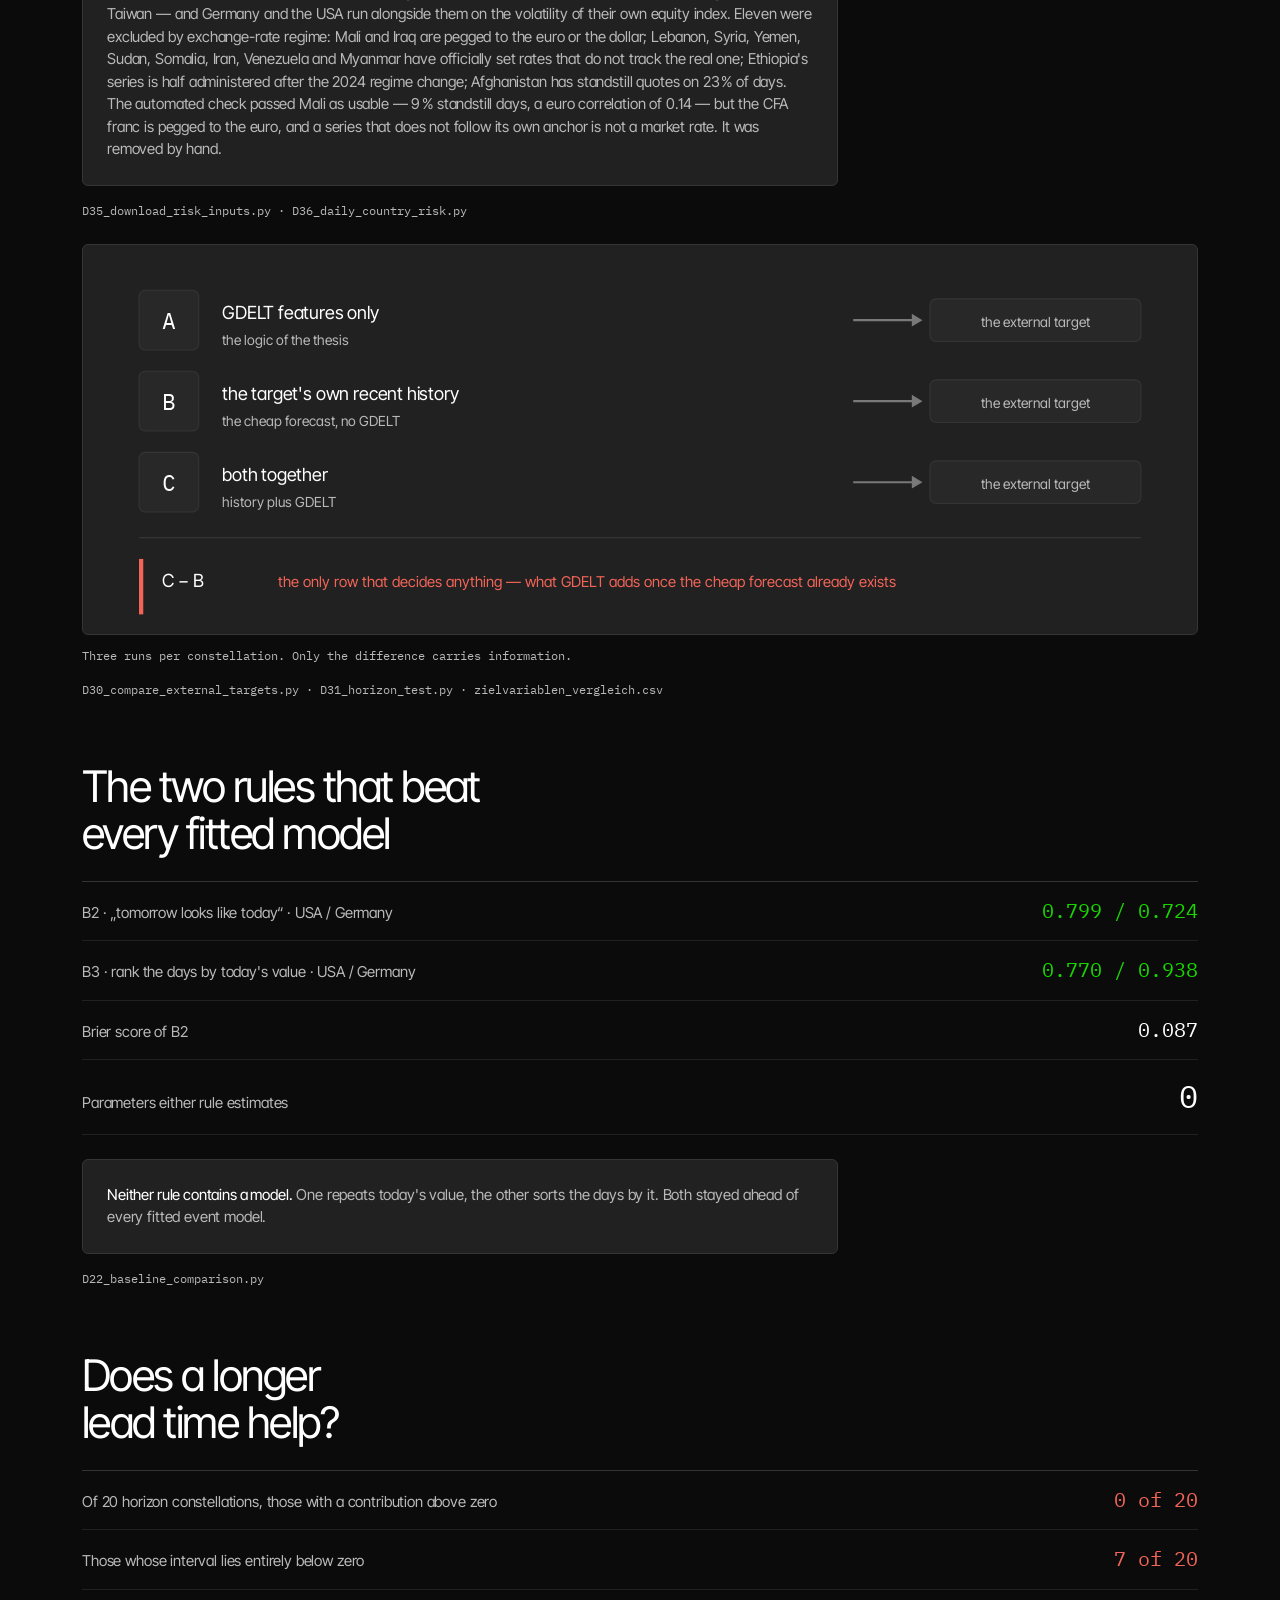
<file: docs/verteidigung/pruefung.html>
<!DOCTYPE html>
<html lang="en">
<head>
<title>The check &#183; Country Risk</title>
<meta charset="utf-8">
<meta name="viewport" content="width=device-width,initial-scale=1,viewport-fit=cover">
<link rel="preconnect" href="https://fonts.googleapis.com">
<link rel="preconnect" href="https://fonts.gstatic.com" crossorigin>
<link href="https://fonts.googleapis.com/css2?family=IBM+Plex+Mono:wght@400;500;600&family=Inter+Tight:wght@400;500&display=swap" rel="stylesheet">
<link rel="stylesheet" href="stil.css">
<link rel="stylesheet" href="pruefung.css">
</head>
<body class="hasbar">
<a class="topbar" href="index.html" style="text-decoration:none">
  <span class="tb-back"><i>&#8592;</i> Overview</span>
  <span class="tb-here">The check</span>
  <span class="tb-step">04 / 04</span>
</a>
<div class="wrap">


<header class="top">
  <p class="eyebrow">After submission &#183; external target &#183; with a benchmark</p>
  <h1 class="sec">The check</h1>
  <p class="lede">The thesis named two gaps in its own limitations chapter: the target was
  derived from the same event series as the features, and no model was ever compared against a
  benchmark. This page is what happens when both gaps are closed.</p>
</header>

<div class="hero">
  <div class="fig accent"><b>0.508</b><span>mean ROC-AUC</span></div>
  <div class="fig"><b>91</b><span>constellations</span></div>
  <div class="fig"><b>7,500</b><span>country-days</span></div>
  <div class="fig ok"><b>1</b><span>finding that survived</span></div>
</div>
<div class="note accent"><b>0.508, and a coin flip reaches 0.500.</b>
The 95&#8239;% interval of that mean runs from 0.492 to 0.524 &#8212; it contains the coin flip, so the
two are not distinguishable. Not one of the 91 constellations beat its own benchmark by more
than the confidence interval of zero.</div>

</div><!-- /wrap -->

<!-- CHECK 01 · the benchmark -->
<section class="track" id="c1" style="height:320svh">
  <div class="scene">
    <div class="scene-grid">
      <div class="rail" data-rail="0"></div>
      <div class="say">
        <p class="eyebrow">Check 01 &#183; the benchmark</p>
        <h2>0.508, and the coin flip sits at 0.500.</h2>
        <p>Averaged over all 91 constellations the event models reach <b>0.508</b>. The
        reference is not zero &#8212; it is the 0.500 a coin flip reaches without reading
        anything at all. Eight thousandths above that line is not a result: the interval
        around the mean, 0.492 to 0.524, sits astride it.</p>
        <p class="take">On the line, not above it.</p>
      </div>
      <div class="frame">
        <div class="pad tall">
          <div class="meter" id="meter">
            <div class="mcol">
              <div class="mfill"></div>
              <div class="mline"></div>
              <div class="mscale"><span>0.600</span><span>0.400</span></div>
            </div>
            <div class="mread">
              <div class="big" id="mval">0.400</div>
              <div class="u">mean ROC-AUC &#183; 91 constellations</div>
              <div class="ref"><span>A coin flip</span><b>0.500</b></div>
            </div>
          </div>
        </div>
        <p class="fcap">Scale 0.400 to 0.600</p>
      </div>
    </div>
    <div class="scrub"><i></i></div>
  </div>
</section>

<!-- CHECK 02 · the null models -->
<section class="track" id="c2" style="height:340svh">
  <div class="scene">
    <div class="scene-grid">
      <div class="rail" data-rail="1"></div>
      <div class="say">
        <p class="eyebrow">Check 02 &#183; the null models</p>
        <h2>Two rules with nothing to fit beat the model.</h2>
        <p>B2 repeats today's value, B3 sorts the days by it. Against the main model at
        0.789 and 0.786, the highest score in each country belongs to a rule &#8212; and
        <b>neither rule estimates a single parameter</b>.</p>
        <p class="take">Zero parameters, first place.</p>
      </div>
      <div class="frame">
        <div class="pad">
          <div class="duel" id="duel">
            <div class="dh"><span>ROC-AUC</span><b>USA</b><b>Germany</b></div>
            <div class="dr"><span>Main model &#183; GDELT features</span><b>0.789</b><b>0.786</b></div>
            <div class="dr"><span>B2 &#183; tomorrow looks like today</span><b class="hi">0.799</b><b>0.724</b></div>
            <div class="dr"><span>B3 &#183; rank the days by today's value</span><b>0.770</b><b class="hi">0.938</b></div>
            <div class="dz" id="dz"><b>0</b><span>parameters<br>either rule estimates</span></div>
          </div>
        </div>
        <p class="fcap">D22_baseline_comparison.py</p>
      </div>
    </div>
    <div class="scrub"><i></i></div>
  </div>
</section>

<!-- CHECK 03 · the search space -->
<section class="track" id="c3" style="height:360svh">
  <div class="scene">
    <div class="scene-grid">
      <div class="rail" data-rail="2"></div>
      <div class="say">
        <p class="eyebrow">Check 03 &#183; the search space</p>
        <h2>Ninety-one constellations, one survivor.</h2>
        <p>Ten external targets, twenty horizons, sixteen country models, thirty-six feature
        sets, nine stress tests. <b>One</b> result came through both placebos; the rest did
        not.</p>
        <p class="take">One field stays lit.</p>
      </div>
      <div class="frame">
        <div class="cells" id="cells" role="img"
          aria-label="Ninety-one fields build up; at the end a single field remains marked."></div>
        <p class="fcap">10 + 20 + 16 + 36 + 9 = 91</p>
      </div>
    </div>
    <div class="scrub"><i></i></div>
  </div>
</section>

<!-- CHECK 04 · C minus B -->
<section class="track" id="c4" style="height:320svh">
  <div class="scene">
    <div class="scene-grid">
      <div class="rail" data-rail="3"></div>
      <div class="say">
        <p class="eyebrow">Check 04 &#183; C minus B</p>
        <h2>What GDELT adds once the cheap forecast exists.</h2>
        <p>C is both together, B the null model on its own. The difference comes out negative
        in both model classes, and both intervals either touch zero or stay below it.</p>
        <p class="take">No contribution is measurable.</p>
      </div>
      <div class="frame">
        <div class="pad">
          <svg class="cplot" id="cplot" viewBox="0 0 1000 330" role="img"
            aria-label="Contribution of the GDELT features above the null model: logistic regression minus 0.019, gradient boosting minus 0.064; both 95 percent intervals reach zero or lie below it."></svg>
        </div>
        <p class="fcap">C &#8722; B &#183; 95&#8239;% bootstrap interval</p>
      </div>
    </div>
    <div class="scrub"><i></i></div>
  </div>
</section>

<div class="wrap">


<h2>Why a second<br>look was needed</h2>
<div class="rows">
  <div class="row"><span class="lab">Average ROC-AUC the circular target handed the event model for free</span><span class="val accent">+0.022</span></div>
  <div class="row"><span class="lab">Largest single case of that effect, measured per country</span><span class="val accent">+0.096</span></div>
  <div class="row"><span class="lab">Benchmarks the submitted thesis compared against</span><span class="val bad">0</span></div>
</div>

<div class="figbox"><svg class="cfig" viewBox="0 0 1000 290" role="img" aria-label="The target is computed from the same series that is supposed to predict it."><rect x="30" y="40" width="270" height="92" rx="6" fill="#282828" stroke="#353535"/><text x="52" y="78" class="fb">n_events_ma7</text><text x="52" y="106" class="fs">the strongest feature</text><rect x="365" y="40" width="270" height="92" rx="6" fill="#282828" stroke="#353535"/><text x="387" y="78" class="fb">z-score over 60 days</text><text x="387" y="106" class="fs">1.5 sigma above normal = spike</text><rect x="700" y="40" width="270" height="92" rx="6" fill="#282828" stroke="#353535"/><text x="722" y="78" class="fb">the target</text><text x="722" y="106" class="fs">what must be predicted</text><path d="M300 86 H360" stroke="#797979" stroke-width="2"/><path d="M355 80 l10 6 l-10 6z" fill="#797979"/><path d="M635 86 H695" stroke="#797979" stroke-width="2"/><path d="M690 80 l10 6 l-10 6z" fill="#797979"/><text x="500" y="26" class="fs" text-anchor="middle">is computed from →</text><path d="M835 132 V210 H165 V146" stroke="#f36458" stroke-width="2" fill="none"/><path d="M159 156 l6 -12 l6 12z" fill="#f36458"/><rect x="392" y="192" width="216" height="34" rx="4" fill="#0b0b0b"/><text x="500" y="215" class="fa" text-anchor="middle">← and is predicted by</text><text x="500" y="268" class="fs" text-anchor="middle">Raise the reporting volume and both sides of the equation move together.</text></svg></div>
<p class="figcap">The circle the thesis named in its own limitations chapter.</p>
<div class="note"><b>An ROC-AUC only means something next to a second number.</b>
0.809 reads as strong until a model that does nothing clever stands beside it.</div>
<p class="src">D23_feasibility_external_target.py &#183; D29_verify_panel_equivalence.py</p>

<h2>What was measured</h2>
<div class="rows">
  <div class="row"><span class="lab">External targets</span><span class="val dim">market volatility &#183; policy uncertainty &#183; geopolitical risk</span></div>
  <div class="row"><span class="lab">Countries</span><span class="val">8</span></div>
  <div class="row"><span class="lab">Model classes</span><span class="val dim">logistic regression &#183; gradient boosting</span></div>
  <div class="row"><span class="lab">Forecast horizons tested</span><span class="val">20</span></div>
  <div class="row"><span class="lab">Country-days in the panel</span><span class="val">7,500</span></div>
  <div class="row"><span class="lab">Constellations in total</span><span class="val">10 + 20 + 16 + 36 + 9 = 91</span></div>
  <div class="row"><span class="lab">Bootstrap draws per confidence interval</span><span class="val">2,000</span></div>
</div>

<div class="note"><b>Why eight countries and not twenty-one.</b>
The event features exist for twenty-one countries. The target does not: a daily risk index needs
a freely traded currency, because a rate that is pegged or officially set does not move when the
risk does. Six countries have a genuine market rate &#8212; Israel, Russia, Ukraine, Nigeria,
Pakistan, Taiwan &#8212; and Germany and the USA run alongside them on the volatility of their own
equity index. Eleven were excluded by exchange-rate regime: Mali and Iraq are pegged to the euro
or the dollar; Lebanon, Syria, Yemen, Sudan, Somalia, Iran, Venezuela and Myanmar have officially
set rates that do not track the real one; Ethiopia's series is half administered after the 2024
regime change; Afghanistan has standstill quotes on 23&#8239;% of days. The automated check passed
Mali as usable &#8212; 9&#8239;% standstill days, a euro correlation of 0.14 &#8212; but the CFA franc is
pegged to the euro, and a series that does not follow its own anchor is not a market rate. It was
removed by hand.</div>
<p class="src">D35_download_risk_inputs.py &#183; D36_daily_country_risk.py</p>

<div class="figbox"><svg class="cfig" viewBox="0 0 1000 320" role="img" aria-label="Every constellation was run three ways: A GDELT only, B its own history, C both. C minus B is the row that decides."><rect x="30" y="20" width="56" height="56" rx="6" fill="#282828" stroke="#353535"/><text x="58" y="56" class="fk" text-anchor="middle">A</text><text x="108" y="47" class="fb">GDELT features only</text><text x="108" y="71" class="fs">the logic of the thesis</text><path d="M700 48 H760" stroke="#797979" stroke-width="2"/><path d="M755 42 l10 6 l-10 6z" fill="#797979"/><rect x="772" y="28" width="198" height="40" rx="6" fill="#282828" stroke="#353535"/><text x="871" y="54" class="fs" text-anchor="middle">the external target</text><rect x="30" y="96" width="56" height="56" rx="6" fill="#282828" stroke="#353535"/><text x="58" y="132" class="fk" text-anchor="middle">B</text><text x="108" y="123" class="fb">the target's own recent history</text><text x="108" y="147" class="fs">the cheap forecast, no GDELT</text><path d="M700 124 H760" stroke="#797979" stroke-width="2"/><path d="M755 118 l10 6 l-10 6z" fill="#797979"/><rect x="772" y="104" width="198" height="40" rx="6" fill="#282828" stroke="#353535"/><text x="871" y="130" class="fs" text-anchor="middle">the external target</text><rect x="30" y="172" width="56" height="56" rx="6" fill="#282828" stroke="#353535"/><text x="58" y="208" class="fk" text-anchor="middle">C</text><text x="108" y="199" class="fb">both together</text><text x="108" y="223" class="fs">history plus GDELT</text><path d="M700 200 H760" stroke="#797979" stroke-width="2"/><path d="M755 194 l10 6 l-10 6z" fill="#797979"/><rect x="772" y="180" width="198" height="40" rx="6" fill="#282828" stroke="#353535"/><text x="871" y="206" class="fs" text-anchor="middle">the external target</text><path d="M30 252 H970" stroke="#353535"/><rect x="30" y="272" width="4" height="52" fill="#f36458"/><text x="52" y="298" class="fb">C − B</text><text x="160" y="298" class="fa">the only row that decides anything — what GDELT adds once the cheap forecast already exists</text></svg></div>
<p class="figcap">Three runs per constellation. Only the difference carries information.</p>

<p class="src">D30_compare_external_targets.py &#183; D31_horizon_test.py &#183; zielvariablen_vergleich.csv</p>

<h2>The two rules that beat<br>every fitted model</h2>
<div class="rows">
  <div class="row"><span class="lab">B2 &#183; &#8222;tomorrow looks like today&#8220; &#183; USA / Germany</span><span class="val ok">0.799 / 0.724</span></div>
  <div class="row"><span class="lab">B3 &#183; rank the days by today's value &#183; USA / Germany</span><span class="val ok">0.770 / 0.938</span></div>
  <div class="row"><span class="lab">Brier score of B2</span><span class="val">0.087</span></div>
  <div class="row"><span class="lab">Parameters either rule estimates</span><span class="val lg">0</span></div>
</div>
<div class="note"><b>Neither rule contains a model.</b> One repeats today's value, the other sorts
the days by it. Both stayed ahead of every fitted event model.</div>
<p class="src">D22_baseline_comparison.py</p>

<h2>Does a longer<br>lead time help?</h2>
<div class="rows">
  <div class="row"><span class="lab">Of 20 horizon constellations, those with a contribution above zero</span><span class="val bad">0 of 20</span></div>
<div class="row"><span class="lab">Those whose interval lies entirely below zero</span><span class="val bad">7 of 20</span></div>
  <div class="row"><span class="lab">At 21 days of lead time, the best model of all</span><span class="val dim">at chance level</span></div>
  <div class="row"><span class="lab">Gradient boosting instead of logistic regression</span><span class="val dim">no improvement over the null model</span></div>
  <div class="row"><span class="lab">Dispersion features added and tested</span><span class="val">11</span></div>
  <div class="row"><span class="lab">Of those that improved a model</span><span class="val bad">0</span></div>
</div>

<div class="figbox scrollx"><svg class="cfig" viewBox="0 0 1000 650" role="img" aria-label="0 of 20 above zero · 7 entirely below"><path d="M375.7 12 V564.0" stroke="#353535"/><text x="375.7" y="588.0" class="fs" text-anchor="middle">-0.15</text><path d="M491.8 12 V564.0" stroke="#353535"/><text x="491.8" y="588.0" class="fs" text-anchor="middle">-0.10</text><path d="M607.8 12 V564.0" stroke="#353535"/><text x="607.8" y="588.0" class="fs" text-anchor="middle">-0.05</text><path d="M723.9 12 V564.0" stroke="#797979"/><text x="723.9" y="588.0" class="fs" text-anchor="middle">-0.00</text><path d="M839.9 12 V564.0" stroke="#353535"/><text x="839.9" y="588.0" class="fs" text-anchor="middle">+0.05</text><path d="M956.0 12 V564.0" stroke="#353535"/><text x="956.0" y="588.0" class="fs" text-anchor="middle">+0.10</text><path d="M723.9 12 V564.0" stroke="#797979" stroke-width="2"/><g><title>VIX · USA · 30 d: -0.078 [-0.147, -0.011]</title><text x="312" y="35.5" class="fs" text-anchor="end">VIX · USA · 30 d</text><path d="M383.0 31.5 H698.5" stroke="#f36458" stroke-width="2"/><path d="M383.0 26.5 V36.5" stroke="#f36458" stroke-width="2"/><path d="M698.5 26.5 V36.5" stroke="#f36458" stroke-width="2"/><circle cx="542.1" cy="31.5" r="5" fill="#f36458" stroke="#212121" stroke-width="2"/></g><g><title>DAX volatility · DE · 60 d: -0.061 [-0.089, -0.033]</title><text x="312" y="62.5" class="fs" text-anchor="end">DAX volatility · DE · 60 d</text><path d="M518.4 58.5 H646.6" stroke="#f36458" stroke-width="2"/><path d="M518.4 53.5 V63.5" stroke="#f36458" stroke-width="2"/><path d="M646.6 53.5 V63.5" stroke="#f36458" stroke-width="2"/><circle cx="583.4" cy="58.5" r="5" fill="#f36458" stroke="#212121" stroke-width="2"/></g><g><title>DAX volatility · DE · 10 d: -0.051 [-0.074, -0.029]</title><text x="312" y="89.5" class="fs" text-anchor="end">DAX volatility · DE · 10 d</text><path d="M552.1 85.5 H656.5" stroke="#f36458" stroke-width="2"/><path d="M552.1 80.5 V90.5" stroke="#f36458" stroke-width="2"/><path d="M656.5 80.5 V90.5" stroke="#f36458" stroke-width="2"/><circle cx="605.4" cy="85.5" r="5" fill="#f36458" stroke="#212121" stroke-width="2"/></g><g><title>Policy uncertainty · US · 30 d: -0.038 [-0.069, -0.008]</title><text x="312" y="116.5" class="fs" text-anchor="end">Policy uncertainty · US · 30 d</text><path d="M563.1 112.5 H704.4" stroke="#f36458" stroke-width="2"/><path d="M563.1 107.5 V117.5" stroke="#f36458" stroke-width="2"/><path d="M704.4 107.5 V117.5" stroke="#f36458" stroke-width="2"/><circle cx="636.1" cy="112.5" r="5" fill="#f36458" stroke="#212121" stroke-width="2"/></g><g><title>Geopolitical risk · US · 60 d: -0.028 [-0.073, +0.018]</title><text x="312" y="143.5" class="fs" text-anchor="end">Geopolitical risk · US · 60 d</text><path d="M554.1 139.5 H765.2" stroke="#b9b9b9" stroke-width="2"/><path d="M554.1 134.5 V144.5" stroke="#b9b9b9" stroke-width="2"/><path d="M765.2 134.5 V144.5" stroke="#b9b9b9" stroke-width="2"/><circle cx="659.3" cy="139.5" r="5" fill="#b9b9b9" stroke="#212121" stroke-width="2"/></g><g><title>DAX volatility · DE · 30 d: -0.024 [-0.050, +0.002]</title><text x="312" y="170.5" class="fs" text-anchor="end">DAX volatility · DE · 30 d</text><path d="M608.2 166.5 H727.5" stroke="#b9b9b9" stroke-width="2"/><path d="M608.2 161.5 V171.5" stroke="#b9b9b9" stroke-width="2"/><path d="M727.5 161.5 V171.5" stroke="#b9b9b9" stroke-width="2"/><circle cx="667.9" cy="166.5" r="5" fill="#b9b9b9" stroke="#212121" stroke-width="2"/></g><g><title>Geopolitical risk · DE · 30 d: -0.022 [-0.054, +0.008]</title><text x="312" y="197.5" class="fs" text-anchor="end">Geopolitical risk · DE · 30 d</text><path d="M599.3 193.5 H741.9" stroke="#b9b9b9" stroke-width="2"/><path d="M599.3 188.5 V198.5" stroke="#b9b9b9" stroke-width="2"/><path d="M741.9 188.5 V198.5" stroke="#b9b9b9" stroke-width="2"/><circle cx="672.3" cy="193.5" r="5" fill="#b9b9b9" stroke="#212121" stroke-width="2"/></g><g><title>Geopolitical risk · DE · 3 d: -0.017 [-0.026, -0.008]</title><text x="312" y="224.5" class="fs" text-anchor="end">Geopolitical risk · DE · 3 d</text><path d="M664.2 220.5 H704.3" stroke="#f36458" stroke-width="2"/><path d="M664.2 215.5 V225.5" stroke="#f36458" stroke-width="2"/><path d="M704.3 215.5 V225.5" stroke="#f36458" stroke-width="2"/><circle cx="684.1" cy="220.5" r="5" fill="#f36458" stroke="#212121" stroke-width="2"/></g><g><title>Geopolitical risk · US · 3 d: -0.013 [-0.024, -0.001]</title><text x="312" y="251.5" class="fs" text-anchor="end">Geopolitical risk · US · 3 d</text><path d="M667.1 247.5 H720.6" stroke="#f36458" stroke-width="2"/><path d="M667.1 242.5 V252.5" stroke="#f36458" stroke-width="2"/><path d="M720.6 242.5 V252.5" stroke="#f36458" stroke-width="2"/><circle cx="694.5" cy="247.5" r="5" fill="#f36458" stroke="#212121" stroke-width="2"/></g><g><title>Geopolitical risk · DE · 10 d: -0.013 [-0.043, +0.018]</title><text x="312" y="278.5" class="fs" text-anchor="end">Geopolitical risk · DE · 10 d</text><path d="M623.2 274.5 H766.2" stroke="#b9b9b9" stroke-width="2"/><path d="M623.2 269.5 V279.5" stroke="#b9b9b9" stroke-width="2"/><path d="M766.2 269.5 V279.5" stroke="#b9b9b9" stroke-width="2"/><circle cx="694.5" cy="274.5" r="5" fill="#b9b9b9" stroke="#212121" stroke-width="2"/></g><g><title>VIX · USA · 60 d: -0.012 [-0.041, +0.017]</title><text x="312" y="305.5" class="fs" text-anchor="end">VIX · USA · 60 d</text><path d="M627.9 301.5 H762.7" stroke="#b9b9b9" stroke-width="2"/><path d="M627.9 296.5 V306.5" stroke="#b9b9b9" stroke-width="2"/><path d="M762.7 296.5 V306.5" stroke="#b9b9b9" stroke-width="2"/><circle cx="695.7" cy="301.5" r="5" fill="#b9b9b9" stroke="#212121" stroke-width="2"/></g><g><title>VIX · USA · 10 d: -0.011 [-0.041, +0.018]</title><text x="312" y="332.5" class="fs" text-anchor="end">VIX · USA · 10 d</text><path d="M629.5 328.5 H764.9" stroke="#b9b9b9" stroke-width="2"/><path d="M629.5 323.5 V333.5" stroke="#b9b9b9" stroke-width="2"/><path d="M764.9 323.5 V333.5" stroke="#b9b9b9" stroke-width="2"/><circle cx="697.9" cy="328.5" r="5" fill="#b9b9b9" stroke="#212121" stroke-width="2"/></g><g><title>DAX volatility · DE · 3 d: -0.004 [-0.007, -0.001]</title><text x="312" y="359.5" class="fs" text-anchor="end">DAX volatility · DE · 3 d</text><path d="M706.8 355.5 H721.9" stroke="#f36458" stroke-width="2"/><path d="M706.8 350.5 V360.5" stroke="#f36458" stroke-width="2"/><path d="M721.9 350.5 V360.5" stroke="#f36458" stroke-width="2"/><circle cx="714.8" cy="355.5" r="5" fill="#f36458" stroke="#212121" stroke-width="2"/></g><g><title>VIX · USA · 3 d: -0.002 [-0.010, +0.005]</title><text x="312" y="386.5" class="fs" text-anchor="end">VIX · USA · 3 d</text><path d="M701.8 382.5 H734.6" stroke="#b9b9b9" stroke-width="2"/><path d="M701.8 377.5 V387.5" stroke="#b9b9b9" stroke-width="2"/><path d="M734.6 377.5 V387.5" stroke="#b9b9b9" stroke-width="2"/><circle cx="718.9" cy="382.5" r="5" fill="#b9b9b9" stroke="#212121" stroke-width="2"/></g><g><title>Policy uncertainty · US · 3 d: +0.000 [-0.014, +0.014]</title><text x="312" y="413.5" class="fs" text-anchor="end">Policy uncertainty · US · 3 d</text><path d="M692.3 409.5 H755.3" stroke="#b9b9b9" stroke-width="2"/><path d="M692.3 404.5 V414.5" stroke="#b9b9b9" stroke-width="2"/><path d="M755.3 404.5 V414.5" stroke="#b9b9b9" stroke-width="2"/><circle cx="724.8" cy="409.5" r="5" fill="#b9b9b9" stroke="#212121" stroke-width="2"/></g><g><title>Geopolitical risk · DE · 60 d: +0.003 [-0.034, +0.040]</title><text x="312" y="440.5" class="fs" text-anchor="end">Geopolitical risk · DE · 60 d</text><path d="M645.2 436.5 H815.8" stroke="#b9b9b9" stroke-width="2"/><path d="M645.2 431.5 V441.5" stroke="#b9b9b9" stroke-width="2"/><path d="M815.8 431.5 V441.5" stroke="#b9b9b9" stroke-width="2"/><circle cx="730.9" cy="436.5" r="5" fill="#b9b9b9" stroke="#212121" stroke-width="2"/></g><g><title>Policy uncertainty · US · 60 d: +0.011 [-0.053, +0.077]</title><text x="312" y="467.5" class="fs" text-anchor="end">Policy uncertainty · US · 60 d</text><path d="M601.6 463.5 H901.8" stroke="#b9b9b9" stroke-width="2"/><path d="M601.6 458.5 V468.5" stroke="#b9b9b9" stroke-width="2"/><path d="M901.8 458.5 V468.5" stroke="#b9b9b9" stroke-width="2"/><circle cx="749.2" cy="463.5" r="5" fill="#b9b9b9" stroke="#212121" stroke-width="2"/></g><g><title>Policy uncertainty · US · 10 d: +0.012 [-0.027, +0.049]</title><text x="312" y="494.5" class="fs" text-anchor="end">Policy uncertainty · US · 10 d</text><path d="M662.2 490.5 H837.9" stroke="#b9b9b9" stroke-width="2"/><path d="M662.2 485.5 V495.5" stroke="#b9b9b9" stroke-width="2"/><path d="M837.9 485.5 V495.5" stroke="#b9b9b9" stroke-width="2"/><circle cx="751.0" cy="490.5" r="5" fill="#b9b9b9" stroke="#212121" stroke-width="2"/></g><g><title>Geopolitical risk · US · 30 d: +0.012 [-0.024, +0.050]</title><text x="312" y="521.5" class="fs" text-anchor="end">Geopolitical risk · US · 30 d</text><path d="M667.4 517.5 H840.1" stroke="#b9b9b9" stroke-width="2"/><path d="M667.4 512.5 V522.5" stroke="#b9b9b9" stroke-width="2"/><path d="M840.1 512.5 V522.5" stroke="#b9b9b9" stroke-width="2"/><circle cx="752.0" cy="517.5" r="5" fill="#b9b9b9" stroke="#212121" stroke-width="2"/></g><g><title>Geopolitical risk · US · 10 d: +0.037 [-0.007, +0.081]</title><text x="312" y="548.5" class="fs" text-anchor="end">Geopolitical risk · US · 10 d</text><path d="M706.6 544.5 H913.0" stroke="#b9b9b9" stroke-width="2"/><path d="M706.6 539.5 V549.5" stroke="#b9b9b9" stroke-width="2"/><path d="M913.0 539.5 V549.5" stroke="#b9b9b9" stroke-width="2"/><circle cx="808.8" cy="544.5" r="5" fill="#b9b9b9" stroke="#212121" stroke-width="2"/></g><text x="966" y="606.0" class="fa" text-anchor="end">0 of 20 above zero · 7 entirely below</text><text x="330" y="634.0" class="fs">contribution C − B, with the 95 % interval</text></svg></div>
<p class="figcap">Five external targets &#215; four lead times. Hover a row for its exact interval. <span class="swipe">On a phone the chart scrolls sideways.</span></p>
<div class="note"><b>The failure is not a matter of the method.</b> A longer horizon, a non-linear model class and eleven further features moved the contribution not at all.</div>
<p class="src">D31_horizon_test.py &#183; D38_modellklasse_eskalation.py &#183; D41_rich_feature_test.py &#183; D42_stress_test_rich_result.py</p>

<h2>The placebo tests</h2>
<div class="figbox scrollx"><svg class="cfig" viewBox="0 0 1000 326" role="img" aria-label="green holds · grey correctly silent · red breaks"><path d="M317.0 12 V240.0" stroke="#353535"/><text x="317.0" y="264.0" class="fs" text-anchor="middle">-0.30</text><path d="M411.8 12 V240.0" stroke="#353535"/><text x="411.8" y="264.0" class="fs" text-anchor="middle">-0.20</text><path d="M506.7 12 V240.0" stroke="#353535"/><text x="506.7" y="264.0" class="fs" text-anchor="middle">-0.10</text><path d="M601.5 12 V240.0" stroke="#797979"/><text x="601.5" y="264.0" class="fs" text-anchor="middle">-0.00</text><path d="M696.3 12 V240.0" stroke="#353535"/><text x="696.3" y="264.0" class="fs" text-anchor="middle">+0.10</text><path d="M791.1 12 V240.0" stroke="#353535"/><text x="791.1" y="264.0" class="fs" text-anchor="middle">+0.20</text><path d="M885.9 12 V240.0" stroke="#353535"/><text x="885.9" y="264.0" class="fs" text-anchor="middle">+0.30</text><path d="M601.5 12 V240.0" stroke="#797979" stroke-width="2"/><g><title>The finding itself - holds: +0.152 [+0.077, +0.242]</title><text x="292" y="35.5" class="fs" text-anchor="end">The finding itself</text><path d="M674.5 31.5 H831.4" stroke="#19d600" stroke-width="2"/><path d="M674.5 26.5 V36.5" stroke="#19d600" stroke-width="2"/><path d="M831.4 26.5 V36.5" stroke="#19d600" stroke-width="2"/><circle cx="745.7" cy="31.5" r="5" fill="#19d600" stroke="#212121" stroke-width="2"/></g><g><title>Against a harder null model - holds: +0.097 [+0.017, +0.166]</title><text x="292" y="62.5" class="fs" text-anchor="end">Against a harder null model</text><path d="M617.9 58.5 H759.2" stroke="#19d600" stroke-width="2"/><path d="M617.9 53.5 V63.5" stroke="#19d600" stroke-width="2"/><path d="M759.2 53.5 V63.5" stroke="#19d600" stroke-width="2"/><circle cx="693.4" cy="58.5" r="5" fill="#19d600" stroke="#212121" stroke-width="2"/></g><g><title>The other country's themes - passes: -0.069 [-0.145, +0.003]</title><text x="292" y="89.5" class="fs" text-anchor="end">The other country's themes</text><path d="M464.1 85.5 H604.1" stroke="#b9b9b9" stroke-width="2"/><path d="M464.1 80.5 V90.5" stroke="#b9b9b9" stroke-width="2"/><path d="M604.1 80.5 V90.5" stroke="#b9b9b9" stroke-width="2"/><circle cx="535.9" cy="85.5" r="5" fill="#b9b9b9" stroke="#212121" stroke-width="2"/></g><g><title>The features shuffled in time - passes: -0.021 [-0.105, +0.063]</title><text x="292" y="116.5" class="fs" text-anchor="end">The features shuffled in time</text><path d="M502.3 112.5 H661.5" stroke="#b9b9b9" stroke-width="2"/><path d="M502.3 107.5 V117.5" stroke="#b9b9b9" stroke-width="2"/><path d="M661.5 107.5 V117.5" stroke="#b9b9b9" stroke-width="2"/><circle cx="581.5" cy="112.5" r="5" fill="#b9b9b9" stroke="#212121" stroke-width="2"/></g><g><title>Threshold moved to 1.5 sigma - fails: -0.008 [-0.074, +0.063]</title><text x="292" y="143.5" class="fs" text-anchor="end">Threshold moved to 1.5 sigma</text><path d="M531.1 139.5 H661.1" stroke="#f36458" stroke-width="2"/><path d="M531.1 134.5 V144.5" stroke="#f36458" stroke-width="2"/><path d="M661.1 134.5 V144.5" stroke="#f36458" stroke-width="2"/><circle cx="593.9" cy="139.5" r="5" fill="#f36458" stroke="#212121" stroke-width="2"/></g><g><title>Threshold moved to 2.0 sigma - fails: -0.175 [-0.250, -0.102]</title><text x="292" y="170.5" class="fs" text-anchor="end">Threshold moved to 2.0 sigma</text><path d="M364.7 166.5 H504.8" stroke="#f36458" stroke-width="2"/><path d="M364.7 161.5 V171.5" stroke="#f36458" stroke-width="2"/><path d="M504.8 161.5 V171.5" stroke="#f36458" stroke-width="2"/><circle cx="435.9" cy="166.5" r="5" fill="#f36458" stroke="#212121" stroke-width="2"/></g><g><title>Split · first half of the period - fails: +0.221 [+0.123, +0.327]</title><text x="292" y="197.5" class="fs" text-anchor="end">Split · first half of the period</text><path d="M718.2 193.5 H911.3" stroke="#f36458" stroke-width="2"/><path d="M718.2 188.5 V198.5" stroke="#f36458" stroke-width="2"/><path d="M911.3 188.5 V198.5" stroke="#f36458" stroke-width="2"/><circle cx="811.0" cy="193.5" r="5" fill="#f36458" stroke="#212121" stroke-width="2"/></g><g><title>Split · second half - fails: -0.045 [-0.168, +0.069]</title><text x="292" y="224.5" class="fs" text-anchor="end">Split · second half</text><path d="M442.2 220.5 H666.6" stroke="#f36458" stroke-width="2"/><path d="M442.2 215.5 V225.5" stroke="#f36458" stroke-width="2"/><path d="M666.6 215.5 V225.5" stroke="#f36458" stroke-width="2"/><circle cx="558.7" cy="220.5" r="5" fill="#f36458" stroke="#212121" stroke-width="2"/></g><text x="966" y="282.0" class="fa" text-anchor="end">green holds · grey correctly silent · red breaks</text><text x="310" y="310.0" class="fs">contribution C − B, with the 95 % interval</text></svg></div>
<p class="figcap">Each test asks one question. Green: the finding holds. Grey: it correctly stays silent. Red: it breaks. <span class="swipe">On a phone the chart scrolls sideways.</span></p>
<div class="note accent"><b>One finding survives both placebos, and no more than that.</b>
On the 14 documented events the warning does rise measurably. It does not survive a shift of
the threshold or a split of the period &#8212; so it is evidence that the signal exists, not
that it can be relied on operationally. Keeping those two apart is the whole point of the
rebuild.</div>
<p class="src">D26_anchor_baserate_test.py &#183; daten/ankerereignisse.json &#183; 20 anchors, each verified against a documented source</p>

<h2>Did the warning come<br>before the event?</h2>
<p class="lede">Fourteen documented events, seven per country, each with a dated source. A hit means the model was already above its warning threshold on the days before the event &#8212; not on the day itself.</p>

<div class="figbox"><svg class="cfig" viewBox="0 0 1000 330" role="img" aria-label="Warning rate on the documented event days against all other days, per country."><path d="M360.0 46 V276" stroke="#353535"/><text x="360.0" y="302" class="fs" text-anchor="middle">0%</text><path d="M502.5 46 V276" stroke="#353535"/><text x="502.5" y="302" class="fs" text-anchor="middle">25%</text><path d="M645.0 46 V276" stroke="#353535"/><text x="645.0" y="302" class="fs" text-anchor="middle">50%</text><path d="M787.5 46 V276" stroke="#353535"/><text x="787.5" y="302" class="fs" text-anchor="middle">75%</text><path d="M930.0 46 V276" stroke="#353535"/><text x="930.0" y="302" class="fs" text-anchor="middle">100%</text><text x="24" y="68" class="fb">USA</text><text x="24" y="94" class="fa">holds · odds ratio 21.8</text><g><title>on the 25 documented event days: 76%</title><text x="344" y="75" class="fs" text-anchor="end">on the 25 documented event days</text><rect x="360" y="56" width="433.2" height="26" rx="4" fill="#19d600"/><text x="805.2" y="75" class="fv">76%</text></g><g><title>on the other 189 days: 13%</title><text x="344" y="121" class="fs" text-anchor="end">on the other 189 days</text><rect x="360" y="102" width="72.4" height="26" rx="4" fill="#797979"/><text x="444.4" y="121" class="fv">13%</text></g><text x="24" y="190" class="fb">Germany</text><text x="24" y="216" class="fa">fails · odds ratio 1.0</text><g><title>on the 24 documented event days: 71%</title><text x="344" y="197" class="fs" text-anchor="end">on the 24 documented event days</text><rect x="360" y="178" width="403.8" height="26" rx="4" fill="#f36458"/><text x="775.8" y="197" class="fv">71%</text></g><g><title>on the other 190 days: 70%</title><text x="344" y="243" class="fs" text-anchor="end">on the other 190 days</text><rect x="360" y="224" width="399.0" height="26" rx="4" fill="#797979"/><text x="771.0" y="243" class="fv">70%</text></g></svg></div>
<p class="figcap">Warning rate on the documented event days against every other day in the test window.</p>
<div class="note"><b>Same pipeline, two different kinds of usefulness.</b> In the USA the event days stand clearly apart from ordinary days. In Germany they do not &#8212; because that model warns on seven days out of ten anyway, so a warning there carries almost no information.</div>
<p class="src">D26_anchor_baserate_test.py &#183; daten/ankerereignisse.json</p>

<h2>GDELT's second<br>database</h2>

<div class="figbox"><svg class="cfig" viewBox="0 0 1000 270" role="img" aria-label="Correlation with the policy uncertainty index: the theme database reaches 0.58, the event database 0.27."><path d="M330.0 18 V196" stroke="#353535"/><text x="330.0" y="222" class="fs" text-anchor="middle">0.0</text><path d="M473.5 18 V196" stroke="#353535"/><text x="473.5" y="222" class="fs" text-anchor="middle">0.2</text><path d="M617.1 18 V196" stroke="#353535"/><text x="617.1" y="222" class="fs" text-anchor="middle">0.4</text><path d="M760.6 18 V196" stroke="#353535"/><text x="760.6" y="222" class="fs" text-anchor="middle">0.6</text><path d="M904.1 18 V196" stroke="#353535"/><text x="904.1" y="222" class="fs" text-anchor="middle">0.8</text><g><title>r = 0.577 [0.382, 0.771], n = 342</title><text x="312" y="48" class="fb" text-anchor="end">GKG · themes</text><text x="312" y="70" class="fs" text-anchor="end">what is being talked about</text><rect x="330" y="34" width="414.4" height="24" rx="4" fill="#ffffff"/><path d="M604.2 72 H883.5" stroke="#797979" stroke-width="2"/><path d="M604.2 66 V78" stroke="#797979" stroke-width="2"/><path d="M883.5 66 V78" stroke="#797979" stroke-width="2"/><text x="756.4" y="52" class="fv">r = 0.58</text></g><g><title>r = 0.271 [0.080, 0.484], n = 342</title><text x="312" y="136" class="fb" text-anchor="end">Events · CAMEO</text><text x="312" y="158" class="fs" text-anchor="end">what is being done — the thesis data</text><rect x="330" y="122" width="194.8" height="24" rx="4" fill="#797979"/><path d="M387.7 160 H677.1" stroke="#797979" stroke-width="2"/><path d="M387.7 154 V166" stroke="#797979" stroke-width="2"/><path d="M677.1 154 V166" stroke="#797979" stroke-width="2"/><text x="536.8" y="140" class="fv">r = 0.27</text></g><text x="330" y="256" class="fs">correlation with the Economic Policy Uncertainty index · n = 342 days · the line under each bar is the 95 % interval</text></svg></div>
<p class="figcap">Correlation with the Economic Policy Uncertainty index, best feature of each database.</p>
<div class="note"><b>The measurement did get better &#8212; the answer did not change.</b> GDELT publishes a second stream, the Global Knowledge Graph, which tags what is being talked about instead of what is being done. Against the established uncertainty index it correlates more than twice as strongly as the event counts the thesis is built on. So the suspected mismatch between construct and data was real. It was still not the reason for the flat result: the one market finding the themes produced did not survive its placebos, and the sample is too short to decide the question out of sample.</div>
<p class="src">D43_download_gkg.py &#183; D44_gkg_vs_events.py &#183; D45 / D47 / D48 &#183; 348 days per country</p>

<h2>What is left standing</h2>
<div class="rows">
  <div class="row"><span class="lab">Measured, not assumed</span><span class="val dim">2 targets &#183; 8 countries &#183; 2 model classes &#183; 91 constellations</span></div>
  <div class="row"><span class="lab">Mean ROC-AUC of the event models</span><span class="val accent">0.508</span></div>
  <div class="row"><span class="lab">95&#8239;% interval of that mean</span><span class="val dim">0.492 &#8211; 0.524</span></div>
  <div class="row"><span class="lab">A coin flip</span><span class="val dim">0.500</span></div>
</div>
<div class="note accent" style="font-size:18px;line-height:1.5"><b>Counted news events do not
anticipate uncertainty that is measured somewhere else.</b> What they do describe is the
present: how much is being reported, how negatively, and how that compares to a country's own
recent normal. That is what the
<a href="../index.html" style="color:var(--accent)">live monitor</a> was built to show, and why
every figure there stands next to its benchmark.</div>

<div class="wayout">
  <a class="home" href="index.html"><i style="font-style:normal">&#8592;</i> Back to the overview</a>
  <div class="also"><a href="../index.html">Live monitor &#8594;</a>
    <a href="grundlagen.html">How it works &#8594;</a>
    <a href="zahlen.html">The numbers &#8594;</a></div>
</div>

<footer>
  Marc Oliver Schaefer &#183; Matrikelnummer 5791307 &#183; WIMBIT23B &#183; DHBW Mannheim<br>
  <a href="../index.html">Live monitor</a> &#183; <a href="index.html">Defence</a> &#183;
  <a href="zahlen.html">The numbers</a> &#183;
  <a href="https://github.com/marcschaefer5/laenderrisiko-monitor">source repository</a>
</footer>

</div>

<script>document.querySelectorAll(".figbox.scrollx").forEach(function(e){if(e.scrollWidth>e.clientWidth){e.scrollLeft=(e.scrollWidth-e.clientWidth)*0.5}});</script>
<script src="pruefung.js"></script>
</body>
</html>
</file>
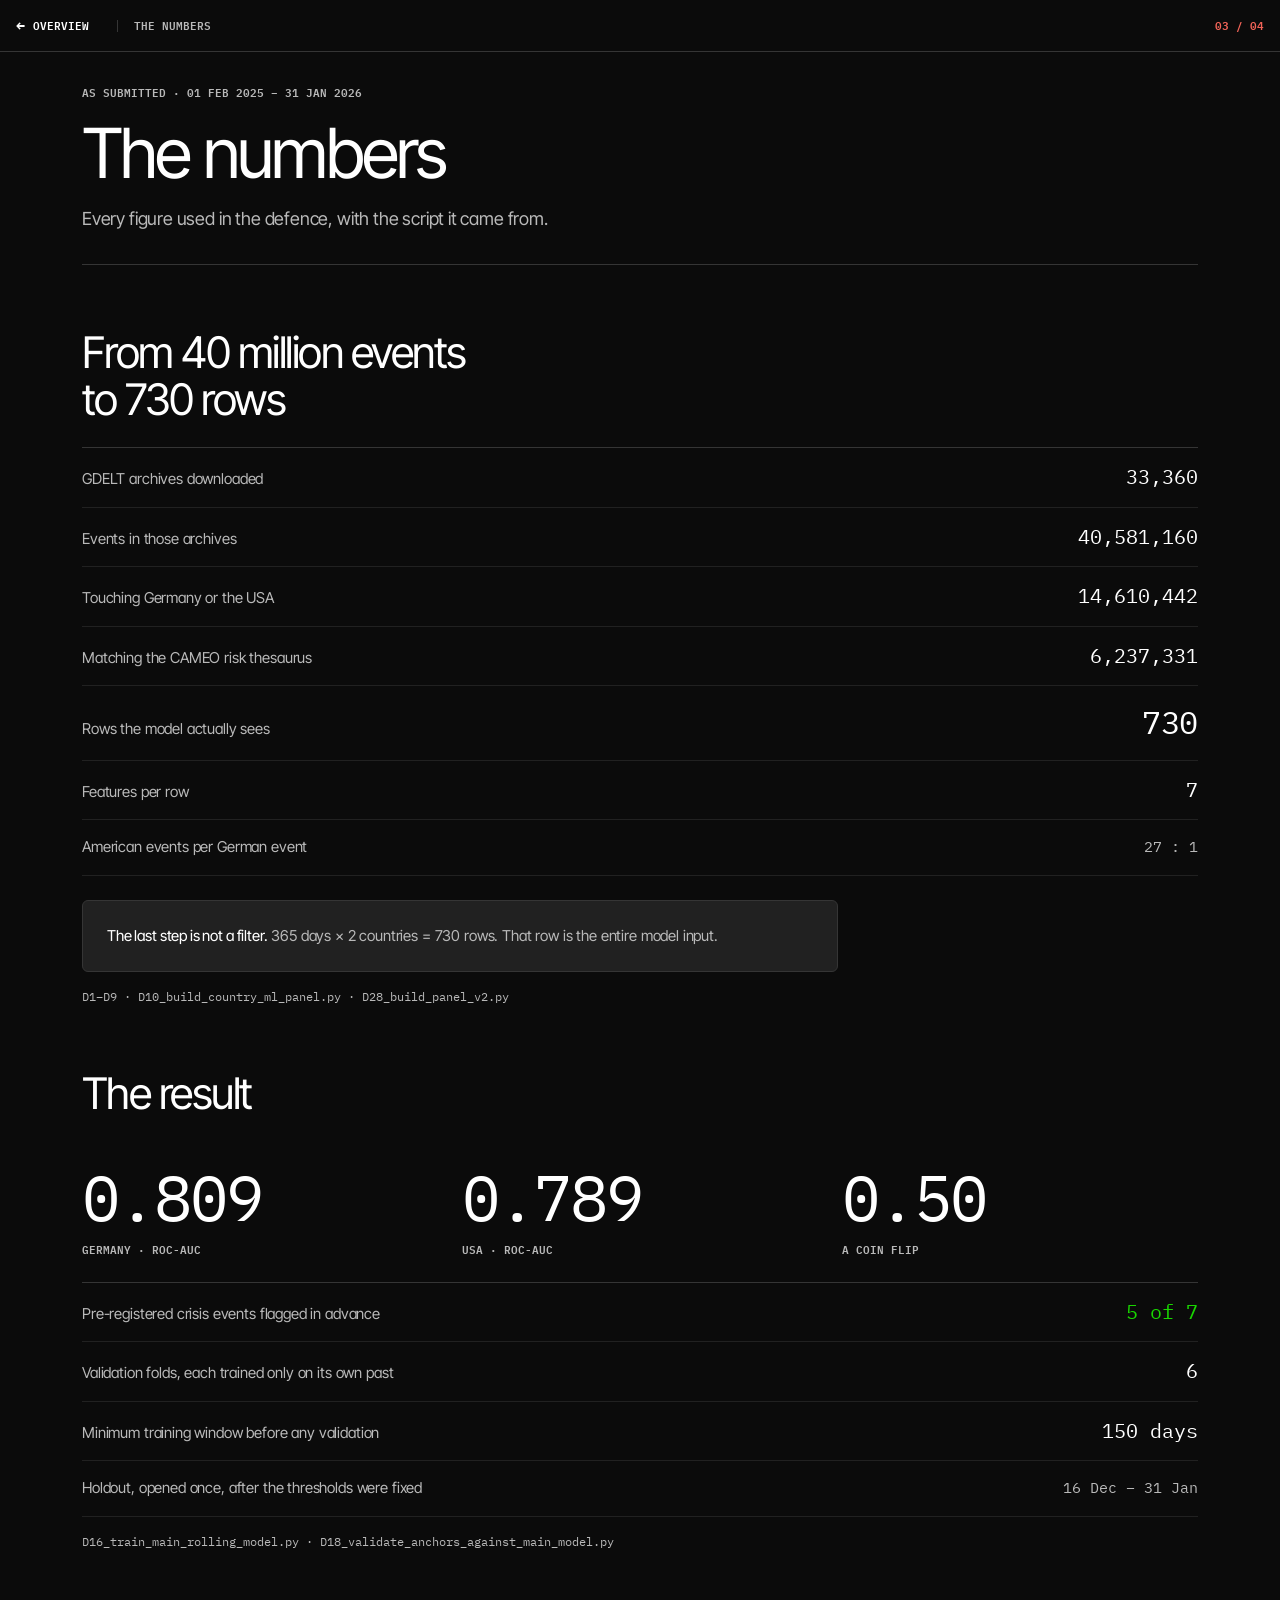
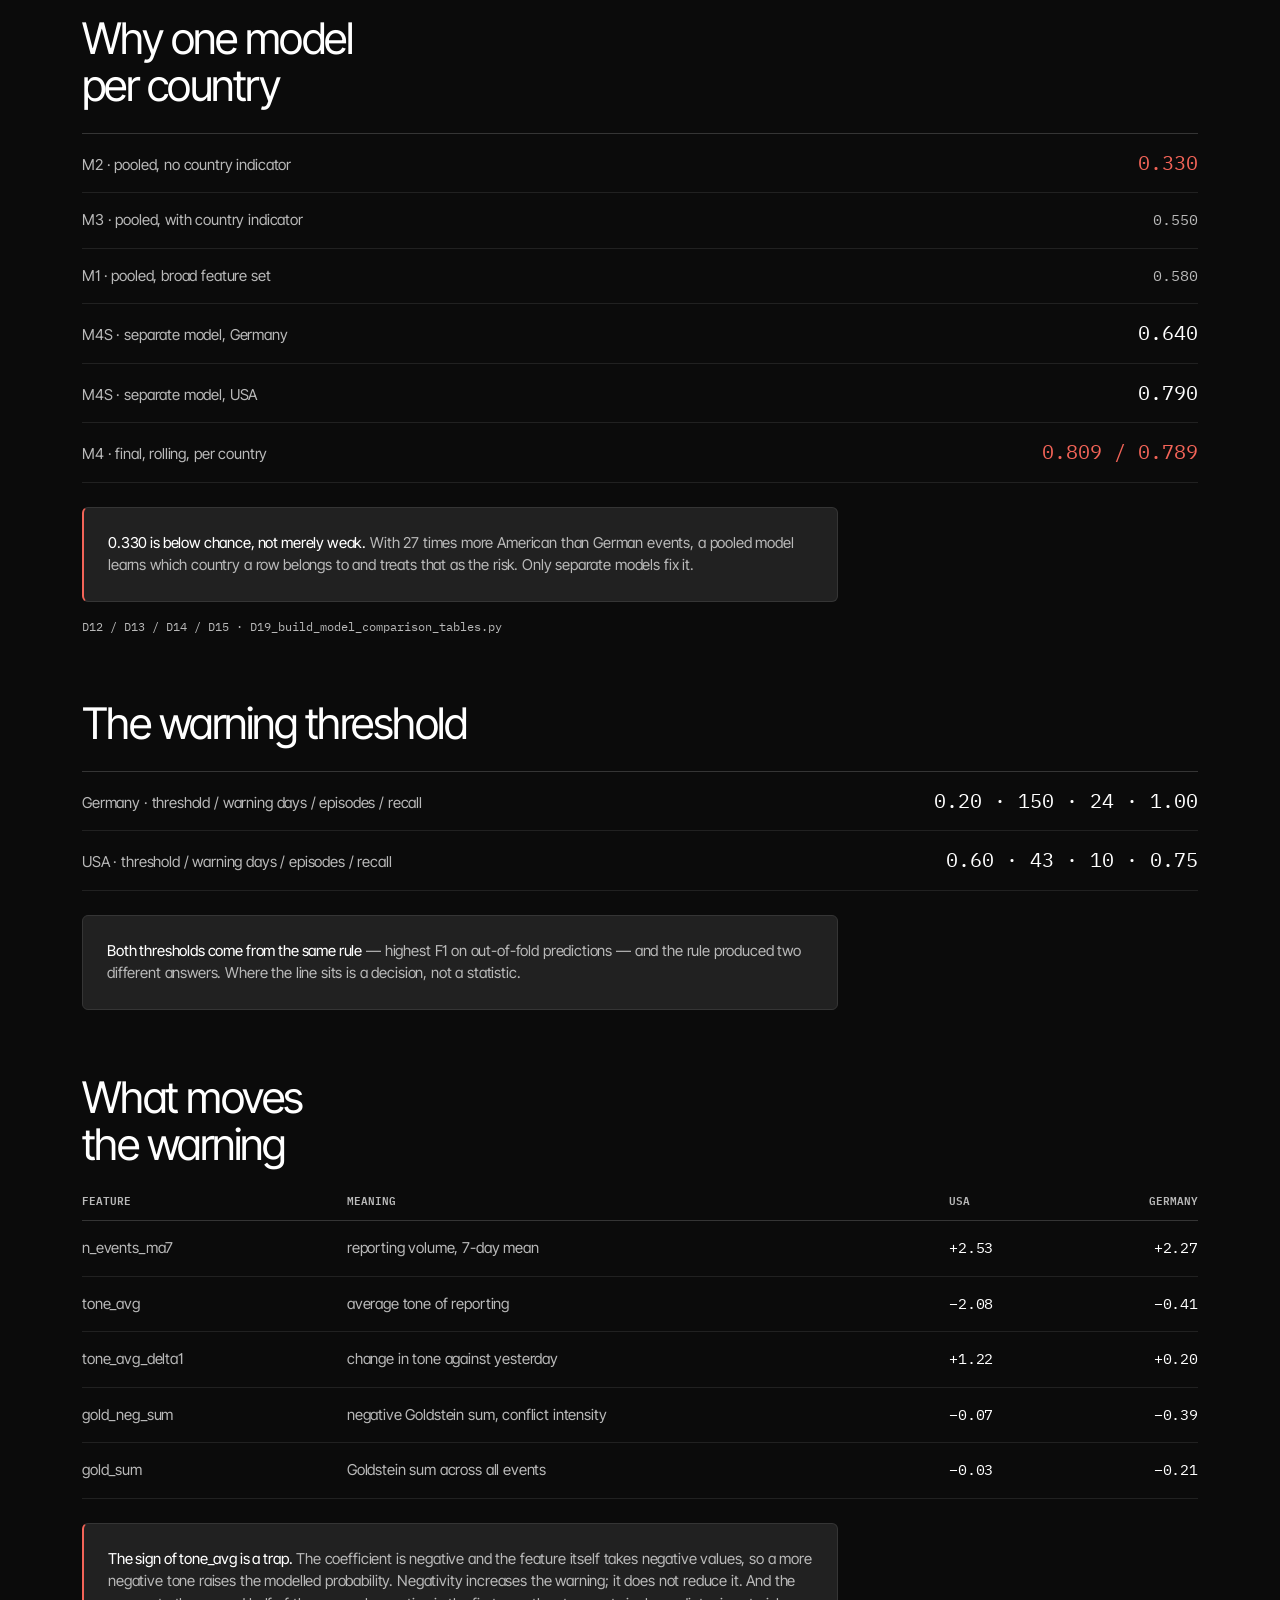
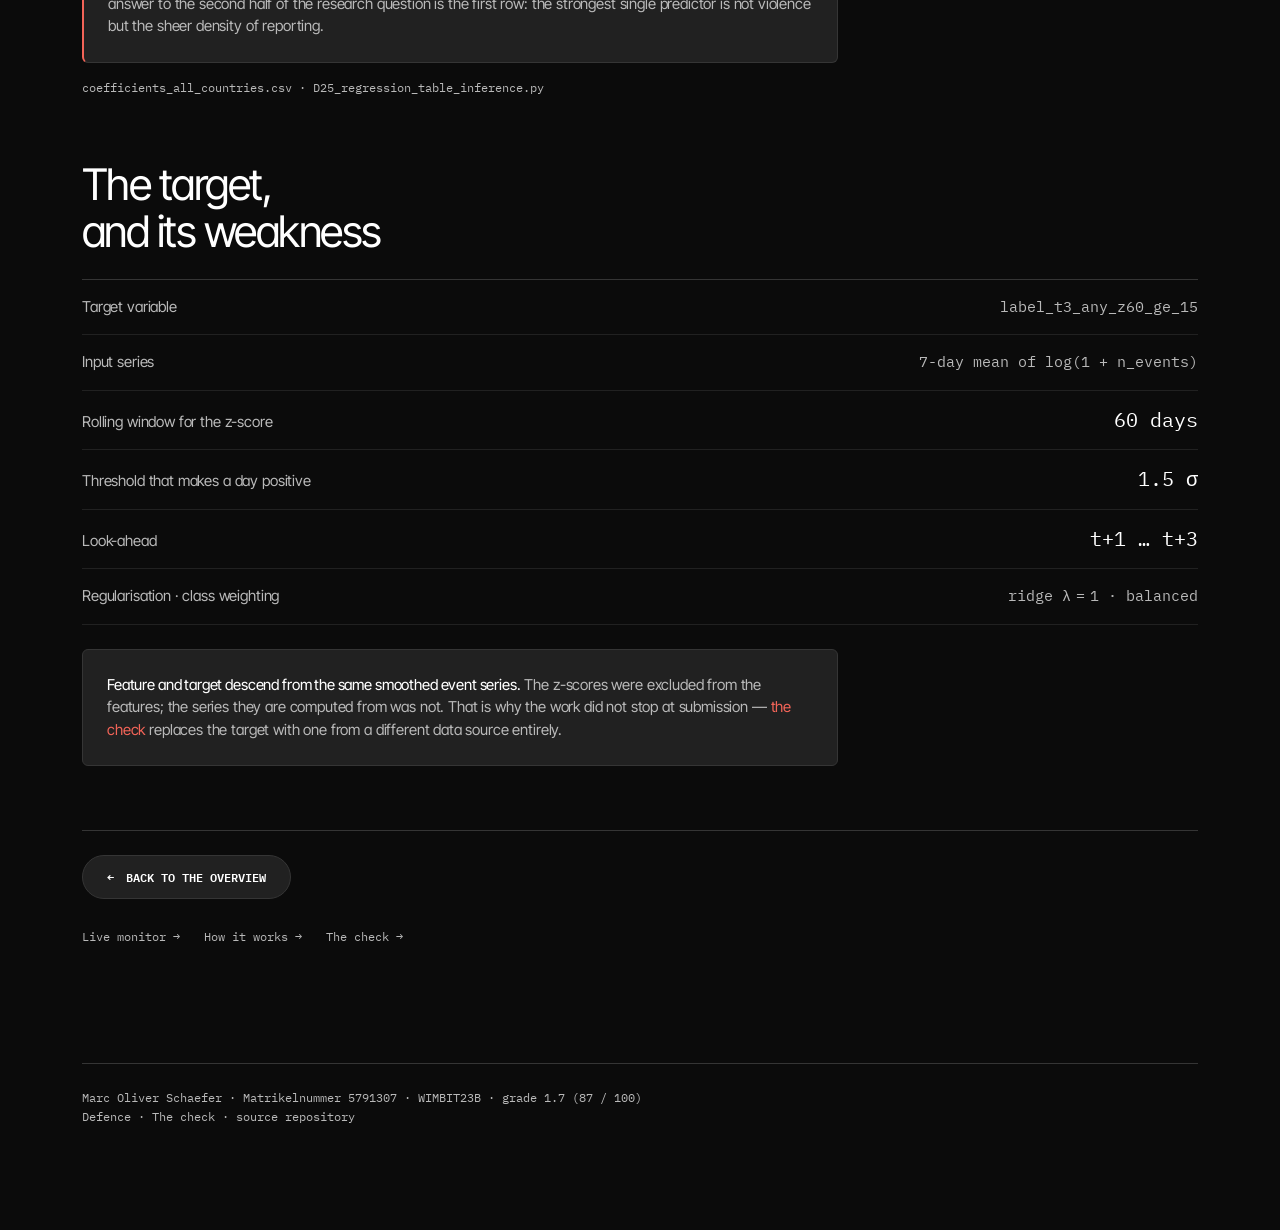
<file: docs/verteidigung/zahlen.html>
<!DOCTYPE html>
<html lang="en">
<head>
<title>The numbers &#183; Country Risk</title>
<meta charset="utf-8">
<meta name="viewport" content="width=device-width,initial-scale=1,viewport-fit=cover">
<link rel="preconnect" href="https://fonts.googleapis.com">
<link rel="preconnect" href="https://fonts.gstatic.com" crossorigin>
<link href="https://fonts.googleapis.com/css2?family=IBM+Plex+Mono:wght@400;500;600&family=Inter+Tight:wght@400;500&display=swap" rel="stylesheet">
<link rel="stylesheet" href="stil.css">
</head>
<body class="hasbar">
<a class="topbar" href="index.html" style="text-decoration:none">
  <span class="tb-back"><i>&#8592;</i> Overview</span>
  <span class="tb-here">The numbers</span>
  <span class="tb-step">03 / 04</span>
</a>
<div class="wrap">


<header class="top">
  <p class="eyebrow">As submitted &#183; 01 Feb 2025 &#8211; 31 Jan 2026</p>
  <h1 class="sec">The numbers</h1>
  <p class="lede">Every figure used in the defence, with the script it came from.</p>
</header>

<h2>From 40 million events<br>to 730 rows</h2>
<div class="rows">
  <div class="row"><span class="lab">GDELT archives downloaded</span><span class="val">33,360</span></div>
  <div class="row"><span class="lab">Events in those archives</span><span class="val">40,581,160</span></div>
  <div class="row"><span class="lab">Touching Germany or the USA</span><span class="val">14,610,442</span></div>
  <div class="row"><span class="lab">Matching the CAMEO risk thesaurus</span><span class="val">6,237,331</span></div>
  <div class="row"><span class="lab">Rows the model actually sees</span><span class="val lg">730</span></div>
  <div class="row"><span class="lab">Features per row</span><span class="val">7</span></div>
  <div class="row"><span class="lab">American events per German event</span><span class="val dim">27 : 1</span></div>
</div>
<div class="note"><b>The last step is not a filter.</b> 365 days &#215; 2 countries = 730 rows.
That row is the entire model input.</div>
<p class="src">D1&#8211;D9 &#183; D10_build_country_ml_panel.py &#183; D28_build_panel_v2.py</p>

<h2>The result</h2>
<div class="hero">
  <div class="fig"><b>0.809</b><span>Germany &#183; ROC-AUC</span></div>
  <div class="fig"><b>0.789</b><span>USA &#183; ROC-AUC</span></div>
  <div class="fig"><b>0.50</b><span>a coin flip</span></div>
</div>
<div class="rows">
  <div class="row"><span class="lab">Pre-registered crisis events flagged in advance</span><span class="val ok">5 of 7</span></div>
  <div class="row"><span class="lab">Validation folds, each trained only on its own past</span><span class="val">6</span></div>
  <div class="row"><span class="lab">Minimum training window before any validation</span><span class="val">150 days</span></div>
  <div class="row"><span class="lab">Holdout, opened once, after the thresholds were fixed</span><span class="val dim">16 Dec &#8211; 31 Jan</span></div>
</div>
<p class="src">D16_train_main_rolling_model.py &#183; D18_validate_anchors_against_main_model.py</p>

<h2>Why one model<br>per country</h2>
<div class="rows">
  <div class="row"><span class="lab">M2 &#183; pooled, no country indicator</span><span class="val bad">0.330</span></div>
  <div class="row"><span class="lab">M3 &#183; pooled, with country indicator</span><span class="val dim">0.550</span></div>
  <div class="row"><span class="lab">M1 &#183; pooled, broad feature set</span><span class="val dim">0.580</span></div>
  <div class="row"><span class="lab">M4S &#183; separate model, Germany</span><span class="val">0.640</span></div>
  <div class="row"><span class="lab">M4S &#183; separate model, USA</span><span class="val">0.790</span></div>
  <div class="row"><span class="lab">M4 &#183; final, rolling, per country</span><span class="val accent">0.809 / 0.789</span></div>
</div>
<div class="note accent"><b>0.330 is below chance, not merely weak.</b> With 27 times more American than German events, a pooled model learns which country a row belongs to and treats that as the risk. Only separate models fix it.</div>
<p class="src">D12 / D13 / D14 / D15 &#183; D19_build_model_comparison_tables.py</p>

<h2>The warning threshold</h2>
<div class="rows">
  <div class="row"><span class="lab">Germany &#183; threshold / warning days / episodes / recall</span><span class="val">0.20 &#183; 150 &#183; 24 &#183; 1.00</span></div>
  <div class="row"><span class="lab">USA &#183; threshold / warning days / episodes / recall</span><span class="val">0.60 &#183; 43 &#183; 10 &#183; 0.75</span></div>
</div>
<div class="note"><b>Both thresholds come from the same rule</b> &#8212; highest F1 on
out-of-fold predictions &#8212; and the rule produced two different answers. Where the line sits is a decision, not a statistic.</div>

<h2>What moves<br>the warning</h2>
<table class="tbl">
  <tr><th>Feature</th><th>Meaning</th><th>USA</th><th>Germany</th></tr>
  <tr><td data-l="Feature">n_events_ma7</td><td data-l="Meaning">reporting volume, 7-day mean</td><td class="num" data-l="USA">+2.53</td><td class="num" data-l="Germany">+2.27</td></tr>
  <tr><td data-l="Feature">tone_avg</td><td data-l="Meaning">average tone of reporting</td><td class="num" data-l="USA">&#8722;2.08</td><td class="num" data-l="Germany">&#8722;0.41</td></tr>
  <tr><td data-l="Feature">tone_avg_delta1</td><td data-l="Meaning">change in tone against yesterday</td><td class="num" data-l="USA">+1.22</td><td class="num" data-l="Germany">+0.20</td></tr>
  <tr><td data-l="Feature">gold_neg_sum</td><td data-l="Meaning">negative Goldstein sum, conflict intensity</td><td class="num" data-l="USA">&#8722;0.07</td><td class="num" data-l="Germany">&#8722;0.39</td></tr>
  <tr><td data-l="Feature">gold_sum</td><td data-l="Meaning">Goldstein sum across all events</td><td class="num" data-l="USA">&#8722;0.03</td><td class="num" data-l="Germany">&#8722;0.21</td></tr>
</table>
<div class="note accent"><b>The sign of tone_avg is a trap.</b> The coefficient is negative and
the feature itself takes negative values, so a more negative tone raises the modelled
probability. Negativity increases the warning; it does not reduce it. And the answer to the
second half of the research question is the first row: the strongest single predictor is not
violence but the sheer density of reporting.</div>
<p class="src">coefficients_all_countries.csv &#183; D25_regression_table_inference.py</p>

<h2>The target,<br>and its weakness</h2>
<div class="rows">
  <div class="row"><span class="lab">Target variable</span><span class="val dim">label_t3_any_z60_ge_15</span></div>
  <div class="row"><span class="lab">Input series</span><span class="val dim">7-day mean of log(1 + n_events)</span></div>
  <div class="row"><span class="lab">Rolling window for the z-score</span><span class="val">60 days</span></div>
  <div class="row"><span class="lab">Threshold that makes a day positive</span><span class="val">1.5 &#963;</span></div>
  <div class="row"><span class="lab">Look-ahead</span><span class="val">t+1 &#8230; t+3</span></div>
  <div class="row"><span class="lab">Regularisation &#183; class weighting</span><span class="val dim">ridge &#955;&#8239;=&#8239;1 &#183; balanced</span></div>
</div>
<div class="note"><b>Feature and target descend from the same smoothed event series.</b>
The z-scores were excluded from the features; the series they are computed from was not.
That is why the work did not stop at submission &#8212;
<a href="pruefung.html" style="color:var(--accent)">the check</a> replaces the target with one
from a different data source entirely.</div>

<div class="wayout">
  <a class="home" href="index.html"><i style="font-style:normal">&#8592;</i> Back to the overview</a>
  <div class="also"><a href="../index.html">Live monitor &#8594;</a>
    <a href="grundlagen.html">How it works &#8594;</a>
    <a href="pruefung.html">The check &#8594;</a></div>
</div>

<footer>
  Marc Oliver Schaefer &#183; Matrikelnummer 5791307 &#183; WIMBIT23B &#183; grade 1.7 (87 / 100)<br>
  <a href="index.html">Defence</a> &#183; <a href="pruefung.html">The check</a> &#183;
  <a href="https://github.com/marcschaefer5/laenderrisiko-monitor">source repository</a>
</footer>

</div>
</body>
</html>
</file>
<file: docs/verteidigung/stil.css>
/* Design system: Sanity (awesome-design / awesome-design-md, MIT).
   Tokens taken verbatim; waldenburgNormal substituted by Inter Tight. */

:root{
  /* achromatic scale */
  --canvas:#0b0b0b;
  --surface:#212121;
  --surface-3:#353535;
  --ink:#ffffff;
  --ink-2:#b9b9b9;
  --ink-3:#797979;   /* fills/decoration only — 4.45:1, not used for text */
  /* accents */
  --accent:#f36458;
  --hover:#0052ef;
  --focus:#0052ef;
  --ok:#19d600;
  --bad:#f36458;    /* Sanity Red for negative verdicts; #dd0000 (3.8:1) kept for fills */
  --bad-fill:#dd0000;
  /* borders */
  --border:#212121;
  --border-2:#353535;
  /* type */
  --sans:"Inter Tight","Inter",ui-sans-serif,system-ui,-apple-system,sans-serif;
  --mono:"IBM Plex Mono",ui-monospace,SFMono-Regular,Menlo,monospace;
  /* spacing, 8px base */
  --s3:4px; --s5:8px; --s6:12px; --s7:16px; --s8:24px; --s9:32px;
  --s10:48px; --s11:64px; --s12:104px;
  /* radii */
  --r-xs:3px; --r-sm:5px; --r-md:6px; --r-lg:12px; --r-pill:99999px;
  /* fixed way back to the overview */
  --bar-h:52px;
}

*{box-sizing:border-box}
html{color-scheme:dark}
body{
  margin:0;background:var(--canvas);color:var(--ink);
  font-family:var(--sans);font-size:16px;font-weight:400;line-height:1.5;
  font-feature-settings:"cv01","cv11","ss07";
  -webkit-font-smoothing:antialiased;text-rendering:optimizeLegibility;
}
.wrap{max-width:1180px;margin:0 auto;padding:var(--s9) var(--s9) var(--s12)}
a{color:inherit;text-decoration:none}
a:focus-visible,.tile:focus-visible{outline:none;box-shadow:0 0 0 2px var(--focus);border-radius:var(--r-xs)}

/* ---------- eyebrow / technical markers ---------- */
.eyebrow{
  font-family:var(--mono);font-size:11px;font-weight:600;line-height:1.5;
  text-transform:uppercase;color:var(--ink-2);margin:0 0 var(--s7)
}
.src{
  font-family:var(--mono);font-size:12px;line-height:1.5;
  color:var(--ink-2);margin:var(--s7) 0 0
}

/* ---------- the way back · identical on all four destination pages ---------- */
.topbar{
  position:fixed;inset:0 0 auto 0;z-index:60;height:var(--bar-h);
  display:flex;align-items:center;gap:var(--s7);
  padding:0 var(--s7);background:var(--canvas);
  border-bottom:1px solid var(--border-2)
}
body.hasbar{padding-top:var(--bar-h)}
.topbar .tb-back{
  display:inline-flex;align-items:center;gap:var(--s5);
  min-height:44px;padding:0 var(--s6) 0 var(--s5);margin-left:calc(-1 * var(--s5));
  border-radius:var(--r-pill);
  font-family:var(--mono);font-size:11px;font-weight:600;text-transform:uppercase;
  color:var(--ink);transition:color .12s,background-color .12s
}
.topbar .tb-back i{font-style:normal;font-size:15px;line-height:1}
.topbar .tb-back:hover{color:var(--hover)}
.topbar .tb-here{
  font-family:var(--mono);font-size:11px;font-weight:600;text-transform:uppercase;
  color:var(--ink-2);white-space:nowrap;overflow:hidden;text-overflow:ellipsis
}
.topbar .tb-here:before{content:"";display:inline-block;width:1px;height:12px;
  background:var(--border-2);margin-right:var(--s7);vertical-align:-2px}
.topbar .tb-step{margin-left:auto;font-family:var(--mono);font-size:11px;font-weight:600;
  color:var(--accent);white-space:nowrap}

/* ---------- headings ---------- */
h1{
  font-size:clamp(44px,7.4vw,112px);font-weight:400;line-height:1;
  letter-spacing:-0.04em;margin:0 0 var(--s7)
}
h1.sec{font-size:clamp(38px,5.4vw,72px);line-height:1.05;letter-spacing:-0.04em}
h2{
  font-size:clamp(28px,3.4vw,48px);font-weight:400;line-height:1.08;
  letter-spacing:-0.035em;margin:var(--s11) 0 var(--s8)
}
h3{
  font-size:24px;font-weight:425;line-height:1.24;letter-spacing:-0.24px;
  margin:var(--s9) 0 var(--s6)
}
.lede{font-size:18px;line-height:1.5;letter-spacing:-0.18px;color:var(--ink-2);
  margin:0;max-width:72ch}
header.top{padding-bottom:var(--s9);border-bottom:1px solid var(--border-2)}

/* ---------- numbers ---------- */
.hero{display:grid;grid-template-columns:repeat(auto-fit,minmax(190px,1fr));
  gap:var(--s8);margin:var(--s10) 0 0}
.fig b{
  display:block;font-family:var(--mono);font-size:clamp(38px,5vw,64px);
  font-weight:400;line-height:1;letter-spacing:-0.03em;
  font-variant-numeric:tabular-nums
}
.fig span{
  display:block;margin-top:var(--s6);font-family:var(--mono);font-size:11px;
  font-weight:600;line-height:1.5;text-transform:uppercase;color:var(--ink-2)
}
.fig.accent b{color:var(--accent)}
.fig.ok b{color:var(--ok)}
.fig.bad b{color:var(--bad)}

.rows{margin:var(--s8) 0 0;border-top:1px solid var(--border-2)}
.row{display:grid;grid-template-columns:1fr auto;gap:var(--s8);align-items:baseline;
  padding:var(--s7) 0;border-bottom:1px solid var(--border)}
.row .lab{font-size:15px;line-height:1.5;letter-spacing:-0.15px;color:var(--ink-2)}
.row .val{font-family:var(--mono);font-size:20px;line-height:1.3;
  font-variant-numeric:tabular-nums;white-space:nowrap;color:var(--ink)}
.row .val.lg{font-size:32px;letter-spacing:-0.32px}
.row .val.dim{font-size:15px;color:var(--ink-2);white-space:normal;text-align:right;
  max-width:46ch}
.row .val.accent{color:var(--accent)}
.row .val.ok{color:var(--ok)}
.row .val.bad{color:var(--bad)}
.row .val .unit{color:var(--ink-2);font-size:13px;margin-left:var(--s6)}

/* chain of reductions */
.chain{margin:var(--s8) 0 0}
.step{display:grid;grid-template-columns:120px 1fr;gap:var(--s8);align-items:baseline;
  padding:var(--s6) 0;border-bottom:1px solid var(--border)}
.step b{font-family:var(--mono);font-size:20px;font-weight:400;
  font-variant-numeric:tabular-nums;letter-spacing:-0.2px}
.step span{font-size:15px;color:var(--ink-2);letter-spacing:-0.15px}
.step .bar{grid-column:1 / -1;height:2px;background:var(--surface-3)}

.quote{
  margin:var(--s8) 0 0;padding-left:var(--s8);border-left:2px solid var(--surface-3);
  font-size:clamp(20px,2.1vw,32px);font-weight:425;line-height:1.24;
  letter-spacing:-0.32px;color:var(--ink);max-width:56ch
}
.quote cite{display:block;margin-top:var(--s7);font-family:var(--mono);font-size:11px;
  font-weight:600;text-transform:uppercase;font-style:normal;color:var(--ink-2)}

/* ---------- the one comment ---------- */
.note{
  margin:var(--s8) 0 0;padding:var(--s8);background:var(--surface);
  border:1px solid var(--border-2);border-radius:var(--r-md);
  font-size:15px;line-height:1.5;letter-spacing:-0.15px;color:var(--ink-2);
  max-width:84ch
}
.note b{color:var(--ink);font-weight:425}
.note.accent{border-left:2px solid var(--accent)}

/* ---------- tiles ---------- */
.tiles{display:grid;grid-template-columns:repeat(auto-fit,minmax(300px,1fr));
  gap:var(--s8);margin:var(--s8) 0 0}
.tile{
  display:flex;flex-direction:column;background:var(--surface);
  border:1px solid var(--border-2);border-radius:var(--r-lg);padding:var(--s9);
  transition:border-color .12s
}
.tile:hover{border-color:var(--hover)}
.tile .t{font-family:var(--mono);font-size:11px;font-weight:600;
  text-transform:uppercase;color:var(--ink-2)}
.tile .n{font-family:var(--mono);font-size:48px;font-weight:400;line-height:1;
  letter-spacing:-0.03em;margin:var(--s8) 0 var(--s6);
  font-variant-numeric:tabular-nums}
.tile .d{font-size:15px;line-height:1.5;letter-spacing:-0.15px;color:var(--ink-2);
  flex:1}
.tile .go{margin-top:var(--s8);display:inline-flex;align-self:flex-start;
  padding:var(--s5) var(--s7);border-radius:var(--r-pill);
  background:var(--canvas);color:var(--ink-2);font-size:13px}
.tile:hover .go{background:var(--hover);color:#fff}

/* ---------- verdict table ---------- */
.tbl{width:100%;border-collapse:collapse;margin:var(--s8) 0 0}
.tbl th{
  text-align:left;padding:0 var(--s8) var(--s6) 0;
  font-family:var(--mono);font-size:11px;font-weight:600;text-transform:uppercase;
  color:var(--ink-2);border-bottom:1px solid var(--border-2);white-space:nowrap
}
.tbl th:last-child,.tbl td:last-child{text-align:right;padding-right:0}
.tbl td{
  padding:var(--s7) var(--s8) var(--s7) 0;border-bottom:1px solid var(--border);
  font-size:15px;letter-spacing:-0.15px;color:var(--ink-2);vertical-align:baseline
}
.tbl td.num{font-family:var(--mono);color:var(--ink);white-space:nowrap;
  font-variant-numeric:tabular-nums}
.tbl td.v{font-family:var(--mono);font-size:11px;font-weight:600;
  text-transform:uppercase;white-space:nowrap}
.tbl td.v.hold{color:var(--ok)} .tbl td.v.pass{color:var(--ink-2)}
.tbl td.v.fail{color:var(--bad)}

footer{margin-top:var(--s12);padding-top:var(--s8);border-top:1px solid var(--border-2);
  font-family:var(--mono);font-size:12px;line-height:1.6;color:var(--ink-2)}
footer a:hover{color:var(--hover)}


/* ---------- overview · the four destinations ---------- */
.lander{padding:var(--s9) 0 0}
.lander h1{font-size:clamp(34px,8.2vw,96px);margin:0 0 var(--s7)}
.lander .lede{font-size:17px;max-width:62ch}

.dests{display:grid;grid-template-columns:repeat(auto-fit,minmax(260px,1fr));
  gap:var(--s7);margin:var(--s9) 0 0;list-style:none;padding:0}
.dest{
  display:grid;grid-template-columns:auto 1fr;grid-template-areas:"idx name" "idx desc";
  column-gap:var(--s7);row-gap:var(--s3);align-content:start;
  min-height:44px;padding:var(--s7);background:var(--surface);
  border:1px solid var(--border-2);border-radius:var(--r-md);
  transition:border-color .12s,background-color .12s
}
.dest:hover{border-color:var(--hover)}
.dest .idx{grid-area:idx;font-family:var(--mono);font-size:11px;font-weight:600;
  color:var(--accent);padding-top:4px}
.dest .name{grid-area:name;font-size:19px;line-height:1.2;letter-spacing:-.02em;color:var(--ink);
  display:flex;align-items:baseline;gap:var(--s6);flex-wrap:wrap}
.dest .name em{font-style:normal;font-family:var(--mono);font-size:12px;color:var(--ink-2);
  font-variant-numeric:tabular-nums}
.dest .desc{grid-area:desc;font-size:16px;line-height:1.45;letter-spacing:-.15px;
  color:var(--ink-2)}
.dest:hover .name{color:var(--hover)}
.lander .after{margin:var(--s8) 0 0;font-family:var(--mono);font-size:12px;color:var(--ink-2)}

/* ---------- the way on, repeated at the foot of every destination ---------- */
.wayout{margin:var(--s11) 0 0;padding-top:var(--s8);border-top:1px solid var(--border-2)}
.wayout .home{
  display:inline-flex;align-items:center;gap:var(--s6);min-height:44px;
  padding:0 var(--s8);border-radius:var(--r-pill);
  background:var(--surface);border:1px solid var(--border-2);
  font-family:var(--mono);font-size:12px;font-weight:600;text-transform:uppercase;
  color:var(--ink);transition:border-color .12s,color .12s
}
.wayout .home:hover{border-color:var(--hover);color:var(--hover)}
.wayout .also{display:flex;flex-wrap:wrap;gap:var(--s3) var(--s7);margin:var(--s7) 0 0}
.wayout .also a{display:inline-flex;align-items:center;min-height:44px;padding:0 var(--s5);
  margin-left:calc(-1 * var(--s5));
  font-family:var(--mono);font-size:12px;color:var(--ink-2)}
.wayout .also a:hover{color:var(--hover)}

/* ---------- narrow ---------- */
@media (max-width:640px){
  :root{--bar-h:48px}
  .wrap{padding:var(--s8) var(--s7) var(--s11)}
  .lander{padding:var(--s7) 0 0}
  .lander .lede{font-size:16px}
  .dests{grid-template-columns:minmax(0,1fr);gap:var(--s5)}
  .dest{padding:var(--s6) var(--s7)}
  .dest .name{font-size:18px}
  .dest .desc{font-size:16px}
  h2{margin:var(--s10) 0 var(--s8)}
  .row{grid-template-columns:1fr;gap:var(--s3)}
  .row .lab{font-size:16px}
  .row .val{font-size:18px;white-space:normal}
  .row .val.lg{font-size:26px}
  .row .val.dim{font-size:16px;text-align:left;max-width:none}
  .step{grid-template-columns:1fr;gap:var(--s3);padding:var(--s7) 0}
  .step b{font-size:22px}
  .step span{font-size:16px;color:var(--ink-2)}
  .note{font-size:16px;padding:var(--s7)}
  .tile{padding:var(--s8)}
  .tile .d{font-size:16px}
  .tile .go{min-height:44px;align-items:center;padding:0 var(--s7)}
  .quote{padding-left:var(--s7)}
  footer{font-size:13px}

  /* tables become cards — nothing is scrolled away sideways */
  .tbl,.tbl tbody,.tbl tr,.tbl td{display:block;width:100%}
  .tbl thead,.tbl tr:has(th){display:none}
  .tbl tr{background:var(--surface);border:1px solid var(--border-2);
    border-radius:var(--r-md);padding:var(--s7);margin:0 0 var(--s5)}
  .tbl td{border:0;padding:var(--s3) 0;font-size:16px;text-align:left!important}
  .tbl td[data-l]:before{content:attr(data-l);display:block;
    font-family:var(--mono);font-size:11px;font-weight:600;text-transform:uppercase;
    color:var(--ink-2);margin-bottom:2px}
  .tbl td:first-child{font-size:17px;color:var(--ink);padding-bottom:var(--s5)}
  .tbl td:first-child:before{display:none}
  .tbl td.num{white-space:normal}
}

/* =========================================================================
   WELCOME SCREEN
   Eine Bildschirmhöhe: die Frage, darunter die Angaben, dahinter eine
   Masse, die sich bewegt. Der Text liegt über dem Canvas, nicht darin —
   so bleibt er auswählbar und der Screenreader sieht nur Text.
   ====================================================================== */
.welcome{
  position:relative;
  min-height:100svh;min-height:100dvh;
  display:grid;place-items:center;
  padding:var(--s10) var(--s7);
  overflow:hidden;
  isolation:isolate;
}
.blobcv{
  position:absolute;inset:0;width:100%;height:100%;
  z-index:0;pointer-events:none;
}
.wtext{position:relative;z-index:1;text-align:center;width:min(100%,980px)}
.wline{
  margin:0 0 var(--s7);
  font-family:var(--mono);font-size:12px;font-weight:600;
  letter-spacing:.18em;text-transform:uppercase;color:var(--ink-2);
  min-height:1.2em;
}
.wline .caret{
  display:inline-block;width:.6em;height:1em;margin-left:.15em;
  background:var(--accent);vertical-align:-.16em;
  animation:wblink 1.05s steps(1,end) infinite;
}
@keyframes wblink{0%,49%{opacity:1}50%,100%{opacity:0}}
.welcome h1{
  font-size:clamp(34px,6.1vw,82px);line-height:1.02;letter-spacing:-.035em;
  margin:0 0 var(--s9);
}
.wmeta{
  list-style:none;margin:0;padding:0;
  display:flex;flex-wrap:wrap;justify-content:center;gap:var(--s5) var(--s7);
  font-family:var(--mono);font-size:12.5px;color:var(--ink-2);
}
.wmeta b{color:var(--ink);font-weight:500}
.wmeta li{position:relative}
.wmeta li + li:before{
  content:"";position:absolute;left:calc(var(--s7) / -2 - 1px);top:.35em;
  width:1px;height:.85em;background:var(--surface-3);
}
.wgo{
  display:inline-flex;align-items:center;gap:var(--s5);
  margin-top:var(--s10);min-height:44px;
  font-family:var(--mono);font-size:12px;letter-spacing:.1em;text-transform:uppercase;
  color:var(--ink-2);text-decoration:none;
}
.wgo i{font-style:normal;animation:wnudge 2.4s ease-in-out infinite}
.wgo:hover{color:var(--hover)}
@keyframes wnudge{0%,100%{transform:translateY(0)}50%{transform:translateY(4px)}}

/* Die Karten beginnen danach — der Abstand oben entfällt, der Screen trägt ihn schon. */
.welcome + .wrap{padding-top:var(--s10)}

@media (max-width:640px){
  .welcome{padding:var(--s9) var(--s7)}
  .wtext{width:100%}
  .welcome h1{margin-bottom:var(--s8)}
  .wmeta{font-size:11.5px;gap:var(--s3) var(--s6)}
  .wmeta li + li:before{display:none}   /* umgebrochene Zeilen: Trenner stoeren mehr als sie helfen */
  .wgo{margin-top:var(--s9)}
}
@media (prefers-reduced-motion:reduce){
  .wline .caret,.wgo i{animation:none}
}
</file>
<file: docs/verteidigung/grundlagen.css>
/* Grundlagen — two-column editorial stage on the project's Sanity tokens.
   One left edge for all text, one framed viewport for all visuals, one rail
   for orientation. Motion after the reference: long pinned scenes, scrubbed
   transitions, staggered reveals, mass-and-inertia easing. */

:root{
  --ease-out:cubic-bezier(.28,.11,.32,1);
  --ease-io:cubic-bezier(.65,.05,.36,1);
  --rail:64px;
  --frame-h:min(62svh,560px);
  --pad-f:var(--s8);
}

/* ---------- reveal primitive ---------- */
.rv{opacity:0;transform:translateY(20px);
  transition:opacity .9s var(--ease-out),transform .9s var(--ease-out)}
.rv.in{opacity:1;transform:none}
.rv.d1{transition-delay:.08s} .rv.d2{transition-delay:.16s} .rv.d3{transition-delay:.24s}
.lines .ln{display:block;overflow:hidden;
  /* the left side bearing of the first glyph must not be clipped away:
     pad the clipping box and pull it back, so only the vertical edge clips. */
  padding-left:.08em;margin-left:-.08em}
.lines .ln > span{display:block;white-space:nowrap;transform:translateY(105%);
  transition:transform 1.05s var(--ease-out)}
.lines.in .ln > span{transform:none}
.lines.in .ln:nth-child(2) > span{transition-delay:.09s}
.lines.in .ln:nth-child(3) > span{transition-delay:.18s}

/* ---------- hero ---------- */
.hero{min-height:calc(88svh - var(--bar-h));display:flex;flex-direction:column;justify-content:center;
  padding:var(--s12) 0 var(--s11)}
.hero h1{font-size:clamp(44px,8vw,104px);line-height:.98;letter-spacing:-.045em;
  font-weight:400;margin:0}
.hero .sub{font-size:clamp(17px,1.7vw,21px);line-height:1.55;letter-spacing:-.01em;
  color:var(--ink-2);max-width:56ch;margin:var(--s9) 0 0}
.scrollcue{margin-top:var(--s11);display:flex;align-items:center;gap:var(--s6);
  font-family:var(--mono);font-size:11px;font-weight:600;text-transform:uppercase;
  color:var(--ink-2)}
.scrollcue i{display:block;width:1px;height:44px;background:linear-gradient(
  to bottom,var(--accent),transparent);animation:cue 2.2s var(--ease-io) infinite}
@keyframes cue{0%{transform:scaleY(0);transform-origin:top}
  45%{transform:scaleY(1);transform-origin:top}
  55%{transform:scaleY(1);transform-origin:bottom}
  100%{transform:scaleY(0);transform-origin:bottom}}

/* ---------- the pinned scene ---------- */
.track{position:relative}
.scene{position:sticky;top:0;height:100svh;height:100dvh;
  display:grid;grid-template-columns:minmax(0,1fr);align-content:center;
  padding-top:var(--bar-h);overflow:hidden;touch-action:pan-y}
.scene-grid{
  width:100%;max-width:1320px;margin:0 auto;padding:0 var(--s9);
  display:grid;grid-template-columns:var(--rail) minmax(0,38fr) minmax(0,52fr);
  gap:0 var(--s10);align-items:center}

/* chapter rail */
.rail{align-self:stretch;display:flex;flex-direction:column;justify-content:flex-start;
  gap:var(--s6);padding-top:3px}
.rail span{font-family:var(--mono);font-size:11px;font-weight:600;color:var(--ink-2);
  opacity:.32;transition:opacity .4s var(--ease-out),color .4s var(--ease-out);
  display:flex;align-items:center;gap:8px}
.rail span:before{content:"";width:10px;height:1px;background:currentColor;
  transition:width .4s var(--ease-out)}
.rail span.on{opacity:1;color:var(--accent)}
.rail span.on:before{width:22px}
.rail span.done{opacity:.6}

/* text column — one left edge for everything */
.say{max-width:44ch}
.say .eyebrow{margin:0 0 var(--s7)}
.say h2{font-size:clamp(26px,2.5vw,40px);line-height:1.12;letter-spacing:-.032em;
  font-weight:400;margin:0 0 var(--s8);border:0;padding:0}
.say p{font-size:16.5px;line-height:1.6;letter-spacing:-.01em;color:var(--ink-2);
  margin:0 0 var(--s7)}
.say p:last-of-type{margin-bottom:0}
.say b{color:var(--ink);font-weight:425}
.say p.take{margin-top:var(--s9);padding-top:var(--s7);
  border-top:1px solid var(--border-2);
  font-family:var(--mono);font-size:13px;line-height:1.55;color:var(--accent);
  letter-spacing:0}

/* the framed viewport every visual lives in */
.frame{position:relative;height:var(--frame-h);border:1px solid var(--border);
  border-radius:var(--r-lg);background:var(--surface);overflow:hidden}
.frame > .pad{position:absolute;inset:var(--pad-f);display:grid;align-content:center}
.fcap{position:absolute;left:var(--pad-f);right:var(--pad-f);bottom:var(--s5);
  font-family:var(--mono);font-size:11px;font-weight:600;text-transform:uppercase;
  color:var(--ink-2);opacity:.8}

/* scrub hairline along the bottom of the scene */
.scrub{position:absolute;left:0;right:0;bottom:0;height:1px;background:var(--border)}
.scrub i{display:block;height:100%;background:var(--accent);
  transform:scaleX(var(--p,0));transform-origin:left}

/* ---------- 00 · what GDELT is ---------- */
.pipe{display:grid;gap:var(--s7)}
.pipe .step{display:grid;grid-template-columns:auto 1fr;gap:var(--s7);align-items:center;
  opacity:var(--o,0);transform:translateY(calc(14px * (1 - var(--o,0))))}
.pipe .badge{font-family:var(--mono);font-size:11px;font-weight:600;color:var(--ink-2);
  border:1px solid var(--border-2);border-radius:var(--r-pill);padding:4px 10px;
  white-space:nowrap}
.pipe .body{border:1px solid var(--border-2);border-radius:var(--r-sm);
  padding:var(--s7);background:var(--canvas);min-width:0}
.pipe .body .l1{font-size:14.5px;line-height:1.4;color:var(--ink)}
.pipe .body .l2{font-family:var(--mono);font-size:12px;color:var(--ink-2);margin-top:6px;
  word-break:break-all}
.pipe .arrow{justify-self:center;width:1px;height:18px;background:var(--surface-3);
  grid-column:1 / -1;opacity:var(--ao,0)}

/* ---------- 01 · the record ---------- */
.raw{font-family:var(--mono);font-size:clamp(8px,.85vw,11px);line-height:1.95;
  color:var(--ink-2);word-break:break-all;opacity:var(--rawOp,1);
  transform:scale(var(--rawScale,1));transform-origin:center}
.raw em{font-style:normal;color:var(--accent)}
.fields{display:grid;grid-template-columns:repeat(2,minmax(0,1fr));
  gap:var(--s7) var(--s8);position:absolute;inset:var(--pad-f);align-content:center}
.grp{min-width:0;opacity:var(--o,0);
  transform:translate3d(var(--x,0px),var(--y,0px),0) scale(var(--s,1))}
.grp .k{font-family:var(--mono);font-size:10.5px;font-weight:600;text-transform:uppercase;
  color:var(--ink-2);display:flex;align-items:center;gap:7px}
.grp .k i{width:12px;height:1px;background:var(--surface-3)}
.grp.keep .k{color:var(--accent)} .grp.keep .k i{background:var(--accent);width:18px}
.grp .v{font-family:var(--mono);font-size:clamp(13px,1.25vw,17px);line-height:1.3;
  color:var(--ink);margin-top:5px;font-variant-numeric:tabular-nums}

/* ---------- 02 · swarm ---------- */
.swarm{position:relative;height:100%}
.dot{position:absolute;width:4px;height:4px;border-radius:50%;background:var(--ink-2);
  opacity:.6;will-change:transform,opacity}
.dot.big{width:6px;height:6px;background:var(--ink)}
.dot.acc{background:var(--accent)}
.rowout{position:absolute;left:var(--pad-f);right:var(--pad-f);top:50%;
  transform:translateY(-50%);opacity:var(--rowOp,0);text-align:center}
.rowout .big{font-family:var(--mono);font-size:clamp(34px,4.6vw,64px);line-height:1;
  letter-spacing:-.03em;font-variant-numeric:tabular-nums}
.rowout .u{font-family:var(--mono);font-size:12px;font-weight:600;text-transform:uppercase;
  color:var(--ink-2);margin-top:var(--s7)}

/* ---------- 03 · features ---------- */
.feat{display:grid;grid-template-columns:repeat(2,minmax(0,1fr));gap:var(--s6)}
.f{min-width:0;border:1px solid var(--border-2);border-radius:var(--r-sm);
  padding:var(--s6) var(--s7);background:var(--canvas);opacity:var(--fo,0);
  transform:translateY(calc(20px * (1 - var(--fo,0))))}
.f .n{font-family:var(--mono);font-size:10.5px;font-weight:600;color:var(--accent)}
.f .t{font-family:var(--mono);font-size:13.5px;margin-top:5px;color:var(--ink);
  word-break:break-word}
.f .w{font-size:12.5px;color:var(--ink-2);margin-top:4px;line-height:1.4}

/* ---------- 04 · z-score ---------- */
.plot{width:100%;display:block;overflow:hidden}
.plot .ser{stroke:var(--ink);fill:none;stroke-width:2.5;
  stroke-dasharray:var(--len,2000);stroke-dashoffset:calc(var(--len,2000)*(1 - var(--draw,0)))}
.plot .band{fill:#ffffff;opacity:calc(.05*var(--bandOp,0))}
.plot .thr{stroke:var(--accent);stroke-width:2;stroke-dasharray:7 6;opacity:var(--thrOp,0)}
.plot .hit{fill:var(--accent);opacity:var(--hitOp,0);
  transform:scale(var(--hitS,.2));transform-origin:center;transform-box:fill-box}
.plot .ax{stroke:var(--border-2);stroke-width:1.5}
.plot text{font-family:var(--mono);font-size:19px;fill:var(--ink-2);font-weight:500}

/* ---------- 05 · the line ---------- */
.gauge{padding:0 var(--s6)}
.gline{position:relative;height:3px;background:var(--border-2);border-radius:2px;
  margin:var(--s12) 0 var(--s8)}
.gfill{position:absolute;inset:0;background:var(--accent);border-radius:2px;
  transform:scaleX(var(--gp,0));transform-origin:left}
.gmark{position:absolute;top:-46px;transform:translateX(-50%);text-align:center;
  opacity:var(--mo,0);white-space:nowrap}
.gmark b{display:block;font-family:var(--mono);font-size:18px;color:var(--ink);
  font-weight:500}
.gmark span{display:block;font-family:var(--mono);font-size:10.5px;font-weight:600;
  text-transform:uppercase;color:var(--ink-2);margin-top:3px}
.gmark:after{content:"";position:absolute;left:50%;top:52px;width:1px;height:14px;
  background:var(--surface-3)}
.gends{display:flex;justify-content:space-between;font-family:var(--mono);font-size:10.5px;
  font-weight:600;text-transform:uppercase;color:var(--ink-2)}
.gtab{margin-top:var(--s10);border-top:1px solid var(--border-2)}
.gtab div{display:flex;justify-content:space-between;gap:var(--s7);padding:var(--s6) 0;
  border-bottom:1px solid var(--border);font-size:14px;color:var(--ink-2)}
.gtab b{font-family:var(--mono);color:var(--ink);font-weight:500;
  font-variant-numeric:tabular-nums;white-space:nowrap}

/* ---------- outro ---------- */
.outro{padding:var(--s12) 0 var(--s11)}
.outro h2{margin-top:0}

/* ---------- narrow: the scene stops being a column pair and becomes a
   stack that is sized to the pinned viewport, so nothing sits off-screen ---------- */
@media (max-width:1000px){
  :root{--rail:0px}
  .scene-grid{grid-template-columns:minmax(0,1fr);padding:0 var(--s7)}
  .rail{display:none}
  .say{max-width:none}
}
@media (max-width:1000px) and (min-height:1px){
  /* the pinned box keeps its full height; the grid inside it divides that height:
     the words take what they need, the frame takes the rest. */
  .scene{align-content:stretch;padding-bottom:var(--s6)}
  .scene-grid{height:100%;min-height:0;
    grid-template-rows:auto minmax(46svh,1fr);gap:var(--s6);align-items:stretch}
  /* Der Rahmen bekommt eine garantierte Haelfte des Schirms und schneidet
     nichts mehr ab: was nicht passt, wird kleiner, nicht unsichtbar. */
  .frame{height:auto;min-height:0;overflow:hidden}
  .say h2{font-size:clamp(23px,5.6vw,32px);line-height:1.14;margin:0 0 var(--s6)}
  .say .eyebrow{margin:0 0 var(--s5)}
  .say p{font-size:16px;line-height:1.45;margin:0 0 var(--s6)}
  .say p.take{margin-top:var(--s6);padding-top:var(--s6);font-size:13px;line-height:1.45}
  :root{--pad-f:var(--s6)}
  .fcap{font-size:10px;bottom:var(--s3)}
  .frame > .pad{bottom:calc(var(--s6) + 14px)}
  .fields{bottom:calc(var(--s6) + 14px);gap:var(--s5) var(--s6)}
  .grp .v{font-size:12.5px}
  .grp .k{font-size:9.5px}
  .pipe{gap:7px}
  .pipe .step{grid-template-columns:1fr;gap:3px}
  .pipe .badge{justify-self:start;font-size:10px}
  .pipe .body{padding:7px 9px}
  .pipe .body .l1{font-size:12px;line-height:1.28}
  .pipe .body .l2{font-size:10px;margin-top:4px}
  .pipe .arrow{height:8px}
  .say p{margin:0 0 var(--s5)}
  .raw{font-size:9px;line-height:1.7}
  .feat{grid-template-columns:repeat(2,minmax(0,1fr));gap:var(--s5)}
  .f{padding:5px var(--s6)}
  .f .t{font-size:12px;margin-top:2px}
  .f .n{font-size:9.5px}
  .f .w{display:none}
  .plot text{font-size:30px}
  .plot .ser{stroke-width:5}
  .plot .thr{stroke-width:4}
  .plot .hit{r:15}
  .rowout .big{font-size:clamp(30px,9vw,48px)}
  .rowout .u{font-size:10.5px;margin-top:var(--s6)}
  .gauge{padding:0}
  .gline{margin:56px 0 var(--s6)}
  .gmark b{font-size:15px}
  .gmark span{font-size:9.5px}
  .gtab{margin-top:var(--s7)}
  .gtab div{flex-direction:column;gap:2px;padding:var(--s5) 0;font-size:13px}
}
/* very short viewports (landscape phones): give the words less and keep the frame */
@media (max-width:1000px) and (max-height:620px){
  .say p{font-size:16px}
  .say h2{font-size:22px}
  .scene-grid{grid-template-rows:auto minmax(120px,1fr)}
}
@media (prefers-reduced-motion:reduce){
  .rv,.lines .ln > span{transition:none}
  .rv{opacity:1;transform:none}
  .lines .ln > span{transform:none}
  .scrollcue i{animation:none}
}
</file>
<file: docs/verteidigung/pruefung.css>
/* Pruefung — the four scrolled checks. Same stage as the basics page:
   one left edge for all text, one framed viewport for all visuals, one rail.
   Everything that moves moves through transform and opacity only. */

:root{
  --ease-out:cubic-bezier(.28,.11,.32,1);
  --rail:64px;
  --frame-h:min(62svh,560px);
  --pad-f:var(--s8);
}

/* ---------- the pinned scene ---------- */
.track{position:relative}
.scene{position:sticky;top:0;height:100svh;height:100dvh;
  display:grid;grid-template-columns:minmax(0,1fr);align-content:center;
  padding-top:var(--bar-h);overflow:hidden;touch-action:pan-y}
.scene-grid{
  width:100%;max-width:1320px;margin:0 auto;padding:0 var(--s9);
  display:grid;grid-template-columns:var(--rail) minmax(0,38fr) minmax(0,52fr);
  gap:0 var(--s10);align-items:center}

/* chapter rail */
.rail{align-self:stretch;display:flex;flex-direction:column;justify-content:flex-start;
  gap:var(--s6);padding-top:3px}
.rail span{font-family:var(--mono);font-size:11px;font-weight:600;color:var(--ink-2);
  opacity:.32;transition:opacity .4s var(--ease-out),color .4s var(--ease-out);
  display:flex;align-items:center;gap:8px}
.rail span:before{content:"";width:10px;height:1px;background:currentColor;
  transition:width .4s var(--ease-out)}
.rail span.on{opacity:1;color:var(--accent)}
.rail span.on:before{width:22px}
.rail span.done{opacity:.6}

/* text column */
.say{max-width:44ch}
.say .eyebrow{margin:0 0 var(--s7)}
.say h2{font-size:clamp(26px,2.5vw,40px);line-height:1.12;letter-spacing:-.032em;
  font-weight:400;margin:0 0 var(--s8);border:0;padding:0}
.say p{font-size:16.5px;line-height:1.6;letter-spacing:-.01em;color:var(--ink-2);
  margin:0 0 var(--s7)}
.say p:last-of-type{margin-bottom:0}
.say b{color:var(--ink);font-weight:425}
.say p.take{margin-top:var(--s9);padding-top:var(--s7);
  border-top:1px solid var(--border-2);
  font-family:var(--mono);font-size:13px;line-height:1.55;color:var(--accent);
  letter-spacing:0}

/* the framed viewport every visual lives in */
.frame{position:relative;height:var(--frame-h);border:1px solid var(--border);
  border-radius:var(--r-lg);background:var(--surface);overflow:hidden}
.frame > .pad{position:absolute;inset:var(--pad-f);display:grid;align-content:center}
.frame > .pad.tall{align-content:stretch;bottom:calc(var(--pad-f) + 16px)}
.fcap{position:absolute;left:var(--pad-f);right:var(--pad-f);bottom:var(--s5);
  font-family:var(--mono);font-size:11px;font-weight:600;text-transform:uppercase;
  color:var(--ink-2);opacity:.8;margin:0;
  white-space:nowrap;overflow:hidden;text-overflow:ellipsis}

/* scrub hairline along the bottom of the scene */
.scrub{position:absolute;left:0;right:0;bottom:0;height:1px;background:var(--border)}
.scrub i{display:block;height:100%;background:var(--accent);
  transform:scaleX(var(--p,0));transform-origin:left}

/* ---------- 01 · the value against the chance line ---------- */
.meter{position:relative;height:100%;min-height:0;
  display:grid;grid-template-columns:minmax(0,92px) minmax(0,1fr);
  gap:var(--s8);align-items:stretch}
.mcol{position:relative;border:1px solid var(--border-2);border-radius:var(--r-sm);
  background:var(--canvas);overflow:hidden}
.mfill{position:absolute;left:0;right:0;bottom:0;height:48.5%;
  background:var(--accent);opacity:.85;
  transform:scaleY(var(--g,0));transform-origin:bottom}
.mline{position:absolute;left:0;right:0;top:50%;height:0;
  border-top:1px dashed var(--ink-2);opacity:var(--lo,0)}
.mscale{position:absolute;inset:0;display:flex;flex-direction:column;
  justify-content:space-between;padding:5px 6px;pointer-events:none}
.mscale span{align-self:flex-start;font-family:var(--mono);font-size:10px;font-weight:600;
  color:var(--ink-2);background:var(--canvas);border-radius:var(--r-xs);padding:1px 4px}
.mread{display:grid;align-content:center;gap:var(--s6);min-width:0}
.mread .big{font-family:var(--mono);font-size:clamp(38px,5.4vw,72px);line-height:1;
  letter-spacing:-.03em;color:var(--accent);font-variant-numeric:tabular-nums}
.mread .u{font-family:var(--mono);font-size:11px;font-weight:600;text-transform:uppercase;
  color:var(--ink-2)}
.mread .ref{margin-top:var(--s7);padding-top:var(--s6);border-top:1px solid var(--border-2);
  display:flex;justify-content:space-between;gap:var(--s7);
  font-family:var(--mono);font-size:12.5px;color:var(--ink-2);
  font-variant-numeric:tabular-nums;opacity:var(--lo,0)}
.mread .ref b{color:var(--ink);font-weight:500}

/* ---------- 02 · the two rules ---------- */
.duel{display:grid;gap:var(--s5);min-width:0}
.duel .dh,.duel .dr{display:grid;grid-template-columns:minmax(0,1fr) 68px 68px;
  gap:var(--s6);align-items:baseline}
.duel .dh{font-family:var(--mono);font-size:10px;font-weight:600;text-transform:uppercase;
  color:var(--ink-2);padding-bottom:var(--s5);border-bottom:1px solid var(--border-2);
  opacity:var(--ho,0)}
.duel .dh b{font-weight:600;text-align:right}
.duel .dr{padding:var(--s6) 0;border-bottom:1px solid var(--border);
  opacity:var(--o,0);transform:translateY(calc(14px * (1 - var(--o,0))))}
.duel .dr span{font-size:13.5px;line-height:1.35;color:var(--ink-2);min-width:0}
.duel .dr b{font-family:var(--mono);font-size:17px;font-weight:400;text-align:right;
  color:var(--ink);font-variant-numeric:tabular-nums}
.duel .dr b.hi{color:var(--accent)}
.duel .dz{margin-top:var(--s6);display:flex;align-items:center;gap:var(--s7);
  opacity:var(--zo,0);transform:translateY(calc(14px * (1 - var(--zo,0))))}
.duel .dz b{font-family:var(--mono);font-size:44px;line-height:1;color:var(--accent);
  letter-spacing:-.03em}
.duel .dz span{font-family:var(--mono);font-size:11px;font-weight:600;
  text-transform:uppercase;color:var(--ink-2);line-height:1.4}

/* ---------- 03 · ninety-one constellations ---------- */
.cells{position:absolute;inset:var(--pad-f);bottom:calc(var(--pad-f) + 16px);
  display:grid;grid-template-columns:repeat(13,minmax(0,1fr));
  grid-template-rows:repeat(7,minmax(0,1fr));gap:5px}
.cells .c{position:relative;border-radius:var(--r-xs);background:var(--surface-3);
  min-width:0;min-height:0;opacity:var(--o,0);
  transform:scale(calc(.55 + .45 * var(--o,0)))}
.cells .c i{position:absolute;inset:0;border-radius:inherit;background:var(--accent);
  opacity:var(--a,0)}

/* ---------- 04 · C minus B ---------- */
.cplot{width:100%;max-height:100%;display:block;overflow:hidden}
.cplot .zline{stroke:var(--ink-3);stroke-width:2;opacity:var(--z0,0)}
.cplot .cbar{fill:var(--accent);opacity:.9;
  transform:scaleX(var(--g,0));transform-origin:right center;transform-box:fill-box}
.cplot .ci{stroke:var(--ink-2);stroke-width:2;fill:none;opacity:var(--ci,0)}
.cplot text{font-family:var(--mono);font-size:19px;fill:var(--ink-2);font-weight:500}
.cplot text.nm{fill:var(--ink)}
.cplot .lab{opacity:var(--l,0)}

/* ---------- narrow: the scene becomes a stack sized to the pinned viewport ---------- */
@media (max-width:1000px){
  :root{--rail:0px}
  .scene-grid{grid-template-columns:minmax(0,1fr);padding:0 var(--s7)}
  .rail{display:none}
  .say{max-width:none}
}
@media (max-width:1000px) and (min-height:1px){
  .scene{align-content:stretch;padding-bottom:var(--s6)}
  .scene-grid{height:100%;min-height:0;
    grid-template-rows:auto minmax(46svh,1fr);gap:var(--s6);align-items:stretch}
  .frame{height:auto;min-height:0;overflow:hidden}
  .say h2{font-size:clamp(23px,5.6vw,32px);line-height:1.14;margin:0 0 var(--s6)}
  .say .eyebrow{margin:0 0 var(--s5)}
  .say p{font-size:16px;line-height:1.45;margin:0 0 var(--s5)}
  .say p.take{margin-top:var(--s6);padding-top:var(--s6);font-size:13px;line-height:1.45}
  :root{--pad-f:var(--s6)}
  .fcap{font-size:10px;bottom:var(--s3)}
  .frame > .pad{bottom:calc(var(--s6) + 14px)}

  .meter{grid-template-columns:minmax(0,56px) minmax(0,1fr);gap:var(--s7)}
  .mread .big{font-size:clamp(34px,10vw,52px)}
  .mread .u{font-size:10px}
  .mread .ref{font-size:11px;margin-top:var(--s6);padding-top:var(--s5)}
  .mscale span{font-size:9px}

  .duel{gap:2px}
  .duel .dh,.duel .dr{grid-template-columns:minmax(0,1fr) 54px 54px;gap:var(--s5)}
  .duel .dh{font-size:9px;padding-bottom:3px}
  .duel .dr{padding:6px 0}
  .duel .dr span{font-size:12px;line-height:1.25}
  .duel .dr b{font-size:14px}
  .duel .dz{margin-top:var(--s5);gap:var(--s6)}
  .duel .dz b{font-size:32px}
  .duel .dz span{font-size:9.5px}

  .cells{bottom:calc(var(--s6) + 16px);gap:4px;
    grid-template-columns:repeat(7,minmax(0,1fr));
    grid-template-rows:repeat(13,minmax(0,1fr))}

  .cplot text{font-size:26px}
  .cplot .zline{stroke-width:3}
  .cplot .ci{stroke-width:3}
}
/* landscape phones: the words give way so the frame keeps a usable height */
@media (max-width:1000px) and (max-height:620px){
  .scene-grid{grid-template-rows:auto minmax(150px,1fr);gap:var(--s5)}
  .say .eyebrow{font-size:9.5px;margin:0 0 var(--s3)}
  .say h2{font-size:19px;line-height:1.14;margin:0 0 var(--s3)}
  .say p{font-size:12.5px;line-height:1.32;margin:0 0 var(--s3)}
  .say p.take{margin-top:var(--s5);padding-top:var(--s5);font-size:11px;line-height:1.35}
  .fcap{font-size:9px}
  .meter{grid-template-columns:minmax(0,44px) minmax(0,1fr)}
  .mread .big{font-size:30px}
  .mread .ref{font-size:10px;margin-top:var(--s5);padding-top:var(--s3)}
  .duel{gap:0}
  .duel .dh{font-size:8.5px;padding-bottom:2px}
  .duel .dr{padding:4px 0}
  .duel .dr span{font-size:11px}
  .duel .dr b{font-size:12.5px}
  .duel .dz{margin-top:var(--s3);gap:var(--s5)}
  .duel .dz b{font-size:22px}
  .duel .dz span{font-size:8.5px}
  .cells{gap:3px;grid-template-columns:repeat(13,minmax(0,1fr));
    grid-template-rows:repeat(7,minmax(0,1fr))}
  .cplot text{font-size:22px}
}

/* ---------- static figures (check page) ---------- */
.figbox{
  margin:var(--s8) 0 0;padding:var(--s8);
  background:var(--surface);border:1px solid var(--border-2);border-radius:var(--r-md);
}
.figbox .cfig{display:block;width:100%;height:auto;overflow:visible}
.figcap{
  font-family:var(--mono);font-size:12px;line-height:1.5;
  color:var(--ink-2);margin:var(--s6) 0 0;
}
.cfig .fb{font-family:var(--sans);font-size:17px;fill:var(--ink);letter-spacing:-0.17px}
.cfig .fs{font-family:var(--sans);font-size:13px;fill:var(--ink-2)}
.cfig .fa{font-family:var(--sans);font-size:14px;fill:var(--accent)}
.cfig .fk{font-family:var(--mono);font-size:22px;fill:var(--ink)}
.cfig .fv{font-family:var(--mono);font-size:14px;fill:var(--ink)}
.cfig g{cursor:default}
.cfig g:hover .fs{fill:var(--ink)}

@media (max-width:760px){
  .figbox{padding:var(--s7) var(--s6)}
  .cfig .fb{font-size:19px}
  .cfig .fs{font-size:15px}
  .cfig .fa{font-size:18px}
  .cfig .fv{font-size:18px}
  .cfig .fk{font-size:26px}
}

@media (max-width:760px){
  .figbox.scrollx{overflow-x:auto;-webkit-overflow-scrolling:touch}
  .figbox.scrollx .cfig{min-width:660px}
}

.figcap .swipe{display:none}
@media (max-width:760px){.figcap .swipe{display:inline;color:var(--accent)}}
</file>
